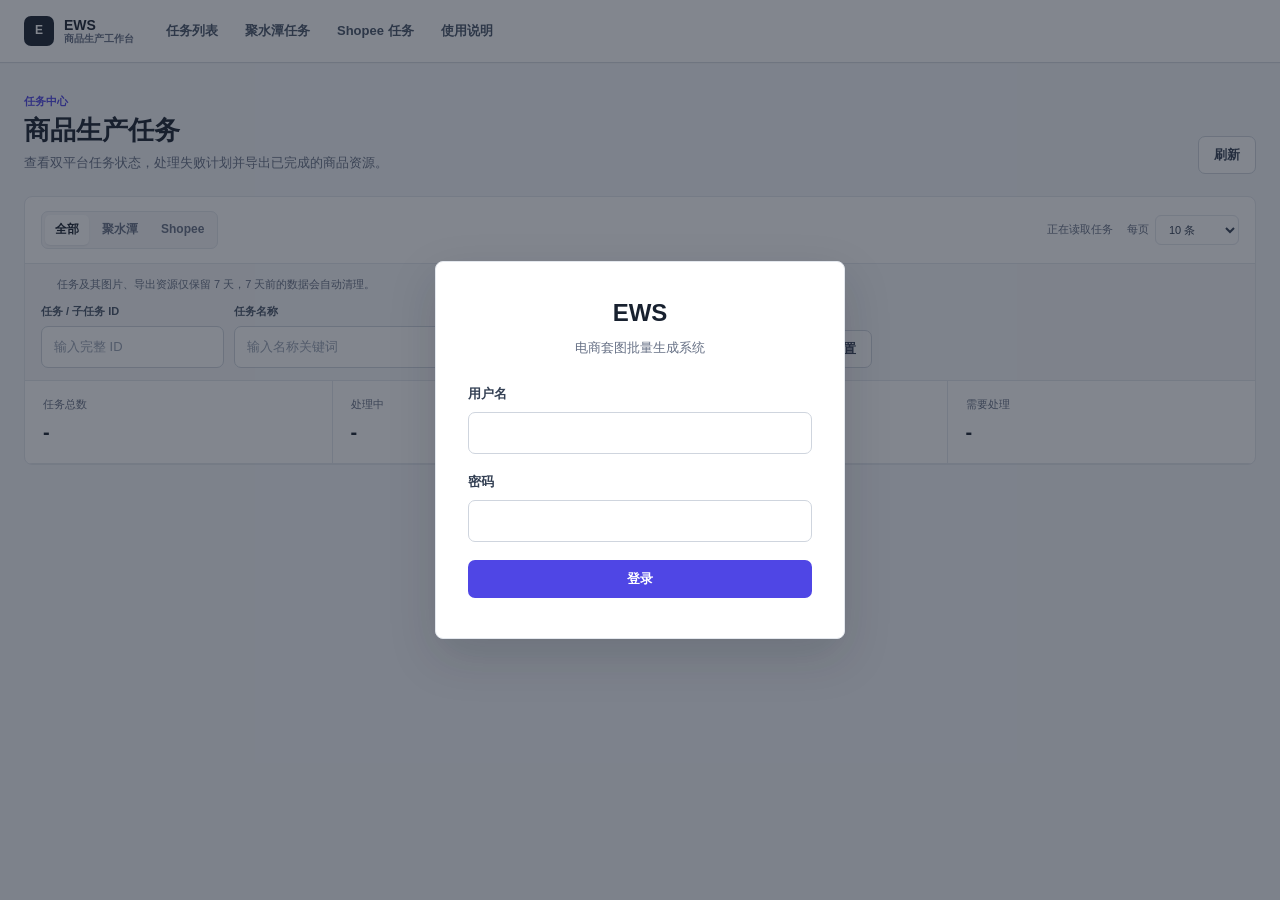
<file: index.html>
<!DOCTYPE html><html lang="zh-CN"><head>
<meta charset="UTF-8"><meta name="viewport" content="width=device-width,initial-scale=1.0">
<title>任务列表 - EWS</title>
<link rel="stylesheet" href="/css/style.css">
<style>
.task-workspace{border:1px solid var(--gray-200);border-radius:8px;background:#fff;overflow:hidden}.task-toolbar{display:flex;align-items:center;justify-content:space-between;gap:16px;padding:14px 16px;border-bottom:1px solid var(--gray-200)}.task-filter{display:flex;gap:3px;padding:3px;border:1px solid var(--gray-200);border-radius:7px;background:var(--gray-50)}.task-filter button{min-height:30px;padding:5px 10px;border:0;border-radius:5px;background:transparent;color:var(--gray-500);cursor:pointer;font-size:12px;font-weight:650}.task-filter button.active{background:#fff;color:var(--gray-900);box-shadow:0 1px 2px rgba(16,24,40,.08)}.task-toolbar-meta{display:flex;align-items:center;gap:14px}.page-size-control{display:flex;align-items:center;gap:6px;color:var(--gray-500);font-size:11px;white-space:nowrap}.page-size-control select{height:30px;padding:0 26px 0 9px;border:1px solid var(--gray-200);border-radius:6px;background:#fff;color:var(--gray-700);font:inherit;cursor:pointer}.page-size-control select:disabled{cursor:wait;opacity:.6}.task-overview{display:grid;grid-template-columns:repeat(4,minmax(0,1fr));border-bottom:1px solid var(--gray-200)}.task-metric{padding:15px 18px;border-right:1px solid var(--gray-200)}.task-metric:last-child{border-right:0}.task-metric span{display:block;color:var(--gray-500);font-size:11px}.task-metric strong{display:block;margin-top:3px;color:var(--gray-900);font-size:20px;font-weight:750;font-variant-numeric:tabular-nums}.task-content table{min-width:920px}.task-content table.admin-task-table{min-width:1040px}.task-name{color:var(--gray-900);font-weight:650}.platform-tag{margin-right:0}.tag-jst{background:#edf5ff;color:#205fa8}.tag-shopee{background:#fff5e8;color:#9a5805}.task-actions{display:flex;gap:5px;flex-wrap:wrap}.muted{color:var(--gray-500);font-size:11px}.btn-warning{background:#b66a08;color:#fff}.btn-warning-outline{background:#fff;border-color:#e4bf8a;color:#9a5805}
.task-query-toolbar{padding:12px 16px;border-bottom:1px solid var(--gray-200);background:var(--gray-50)}.task-retention-notice{padding:0 16px 10px;color:var(--gray-500);font-size:11px}.task-query-form{display:grid;grid-template-columns:minmax(135px,.7fr) minmax(175px,.9fr) minmax(190px,1fr) minmax(190px,1fr) minmax(170px,.8fr) auto;gap:10px;align-items:end}.task-query-form.without-group-filter{grid-template-columns:minmax(175px,.9fr) minmax(210px,1fr) minmax(210px,1fr) minmax(170px,.8fr) auto}.task-query-form.without-group-filter.without-user-filter{grid-template-columns:minmax(210px,1fr) minmax(210px,1fr) minmax(170px,.8fr) auto}.task-query-field{display:flex;min-width:0;flex-direction:column;gap:5px}.task-query-field[hidden]{display:none}.task-query-field>span{color:var(--gray-600);font-size:11px;font-weight:650}.task-query-field .form-input{width:100%;height:36px;min-width:0}.task-user-picker{position:relative}.task-user-picker summary{display:flex;height:36px;align-items:center;justify-content:space-between;gap:10px;padding:0 12px;border:1px solid var(--gray-300);border-radius:6px;background:#fff;color:var(--gray-800);font-size:13px;cursor:pointer;list-style:none}.task-user-picker summary::-webkit-details-marker{display:none}.task-user-picker summary::after{width:6px;height:6px;flex:0 0 auto;border-right:1.5px solid var(--gray-500);border-bottom:1.5px solid var(--gray-500);content:"";transform:translateY(-2px) rotate(45deg)}.task-user-picker[open] summary::after{transform:translateY(2px) rotate(225deg)}.task-user-picker summary span{overflow:hidden;text-overflow:ellipsis;white-space:nowrap}.task-user-menu{position:absolute;z-index:20;top:41px;right:0;left:0;padding:7px;border:1px solid var(--gray-200);border-radius:7px;background:#fff;box-shadow:0 8px 20px rgba(16,24,40,.14)}.task-user-options{max-height:220px;overflow:auto}.task-user-option{display:flex;min-height:32px;align-items:center;gap:8px;padding:5px 7px;border-radius:5px;color:var(--gray-700);font-size:12px;cursor:pointer}.task-user-option:hover{background:var(--gray-50)}.task-user-option input{width:15px;height:15px;margin:0;accent-color:var(--primary)}.task-user-empty{display:block;padding:8px;color:var(--gray-500);font-size:12px}.task-user-clear{width:100%;margin-top:5px;padding:7px;border:0;border-top:1px solid var(--gray-100);background:#fff;color:var(--gray-600);font-size:11px;cursor:pointer;text-align:left}.task-user-clear:hover{color:var(--gray-900)}.task-query-actions{display:flex;gap:7px}.task-query-actions .btn{height:36px;white-space:nowrap}
.btn.action-loading{cursor:wait;pointer-events:none;opacity:.72}.btn.action-loading::after{content:"";width:12px;height:12px;border:2px solid currentColor;border-right-color:transparent;border-radius:50%;display:inline-block;animation:actionSpin .7s linear infinite}.confirm-message{color:var(--gray-700);font-size:14px;line-height:1.7}.confirm-subtle{color:var(--gray-500);font-size:12px;margin-top:10px}.confirm-modal .modal-footer .btn{min-width:76px;justify-content:center}@keyframes actionSpin{to{transform:rotate(360deg)}}
.task-detail-modal{width:min(100%,980px);max-width:980px}.detail-hero{display:flex;align-items:flex-start;justify-content:space-between;gap:18px;padding-bottom:18px;border-bottom:1px solid var(--gray-200);margin-bottom:18px}.detail-hero h3{margin-top:7px;color:var(--gray-900);font-size:18px}.detail-grid{display:grid;grid-template-columns:repeat(4,minmax(0,1fr));gap:1px;border:1px solid var(--gray-200);border-radius:8px;background:var(--gray-200);overflow:hidden;margin-bottom:20px}.detail-grid .detail-section{min-height:76px;margin:0;padding:13px;background:#fff}.template-switcher{padding:13px 14px;margin:-4px 0 20px;border:1px solid var(--gray-200);border-radius:7px;background:var(--gray-50)}.template-switcher .form-label{margin-bottom:7px}.template-switch-controls{display:grid;grid-template-columns:minmax(0,1fr) 120px;gap:10px;align-items:stretch}.template-switch-controls .form-select,.template-switch-controls .btn{height:42px;min-height:42px}.template-switch-controls .btn{width:120px;padding-right:12px;padding-left:12px;overflow:hidden}.template-switcher .form-hint{margin-top:6px}.plan-toolbar{display:flex;gap:8px;align-items:center;justify-content:space-between;flex-wrap:wrap;margin-bottom:10px}.plan-actions{display:flex;gap:5px;white-space:nowrap}.plan-table td:nth-child(5){min-width:220px;white-space:normal;word-break:break-word}
.detail-loading-body{display:grid;min-height:320px;place-items:center}.detail-loading-state{display:flex;align-items:center;flex-direction:column;gap:10px;color:var(--gray-500);font-size:13px;text-align:center}.detail-loading-state .spinner{margin:0 0 4px}.detail-loading-state strong{color:var(--gray-800);font-size:15px}
.image-preview-overlay{z-index:650;padding:24px;background:rgba(16,24,40,.76)}.image-preview-modal{display:grid;width:min(760px,calc(100vw - 48px));height:min(82dvh,760px);max-height:none;grid-template-rows:auto minmax(0,1fr);overflow:hidden}.image-preview-stage{position:relative;display:grid;min-height:280px;padding:24px;place-items:center;overflow:hidden;background:var(--gray-100);cursor:zoom-out}.image-preview-stage img{position:absolute;inset:24px;display:block;width:auto;height:auto;max-width:min(calc(100% - 48px),640px);max-height:calc(100% - 48px);margin:auto;object-fit:contain;opacity:0;transition:opacity var(--transition);cursor:default}.image-preview-stage img.is-loaded{opacity:1}.image-preview-state{display:flex;align-items:center;justify-content:center;gap:10px;color:var(--gray-600);font-size:13px}.image-preview-error{display:none;max-width:420px;color:var(--danger);text-align:center}.image-preview-stage.has-error .image-preview-loading{display:none}.image-preview-stage.has-error .image-preview-error{display:block}
@media(max-width:1120px){.task-query-form,.task-query-form.without-group-filter,.task-query-form.without-group-filter.without-user-filter{grid-template-columns:repeat(2,minmax(0,1fr))}.task-query-actions{align-self:end}}
@media(max-width:760px){.task-toolbar{align-items:flex-start;flex-direction:column}.task-toolbar-meta{width:100%;justify-content:space-between}.task-overview{grid-template-columns:repeat(2,1fr)}.task-metric:nth-child(2){border-right:0}.task-metric:nth-child(-n+2){border-bottom:1px solid var(--gray-200)}.detail-grid{grid-template-columns:repeat(2,1fr)}.template-switch-controls{grid-template-columns:1fr}.template-switch-controls .btn{width:100%}}
@media(max-width:640px){.task-query-form,.task-query-form.without-group-filter,.task-query-form.without-group-filter.without-user-filter{grid-template-columns:1fr}.task-user-menu{position:static;margin-top:4px}.task-query-actions .btn{flex:1}.image-preview-overlay{align-items:center;padding:10px}.image-preview-modal{width:100%;height:82dvh;border-radius:8px}.image-preview-stage{padding:12px}.image-preview-stage img{inset:12px;max-width:calc(100% - 24px);max-height:calc(100% - 24px)}}
</style>
</head><body>
<script src="/js/nav.js"></script>
<div class="app-container">
<div class="page-header"><div class="page-heading"><div class="page-kicker">任务中心</div><h1 class="page-title">商品生产任务</h1><p class="page-subtitle">查看双平台任务状态，处理失败计划并导出已完成的商品资源。</p></div>
<div class="action-bar" id="taskCreateActions">
<button class="btn btn-outline" onclick="window.refreshTasks&&window.refreshTasks(this)">刷新</button></div></div>
<section class="task-workspace">
  <div class="task-toolbar"><div class="task-filter" id="taskFilter"><button type="button" class="active" onclick="setTaskFilter('',this)">全部</button><button type="button" onclick="setTaskFilter('jst',this)">聚水潭</button><button type="button" onclick="setTaskFilter('shopee',this)">Shopee</button></div><div class="task-toolbar-meta"><span class="muted" id="taskRange">正在读取任务</span><label class="page-size-control" for="taskPageSize">每页<select id="taskPageSize" onchange="setTaskPageSize(this.value,this)"><option value="10">10 条</option><option value="20">20 条</option></select></label></div></div>
  <div class="task-query-toolbar"><div class="task-retention-notice">任务及其图片、导出资源仅保留 7 天，7 天前的数据会自动清理。</div><form class="task-query-form" id="taskQueryForm" onsubmit="applyTaskFilters(event)">
    <label class="task-query-field" id="taskGroupFilterField" hidden><span>任务分组</span><select class="form-input" id="taskGroupFilter" onchange="changeTaskGroupFilter()"><option value="">全部分组</option></select></label>
    <div class="task-query-field" id="taskUserFilterField" hidden><span>创建用户</span><details class="task-user-picker" id="taskUserFilter"><summary><span id="taskUserFilterLabel">全部用户</span></summary><div class="task-user-menu"><div class="task-user-options" id="taskUserOptions"></div><button class="task-user-clear" type="button" onclick="clearTaskUserSelection()">清除选择</button></div></details></div>
    <label class="task-query-field"><span>任务 / 子任务 ID</span><input class="form-input" id="taskIdSearch" type="search" autocomplete="off" placeholder="输入完整 ID"></label>
    <label class="task-query-field"><span>任务名称</span><input class="form-input" id="taskNameSearch" type="search" autocomplete="off" placeholder="输入名称关键词"></label>
    <label class="task-query-field"><span>创建日期</span><input class="form-input" id="taskCreatedDateSearch" type="date"></label>
    <div class="task-query-actions"><button class="btn btn-primary" type="submit">查询</button><button class="btn btn-outline" type="button" onclick="resetTaskFilters()">重置</button></div>
  </form></div>
  <div class="task-overview" id="taskOverview"><div class="task-metric"><span>任务总数</span><strong>-</strong></div><div class="task-metric"><span>处理中</span><strong>-</strong></div><div class="task-metric"><span>已完成</span><strong>-</strong></div><div class="task-metric"><span>需要处理</span><strong>-</strong></div></div>
  <div class="task-content" id="taskContent"></div>
</section>
</div>

<div class="modal-overlay" id="opOverlay" style="z-index:400">
  <div class="modal" style="max-width:380px;text-align:center">
    <div class="modal-body" style="padding:40px 32px">
      <div class="spinner" style="margin:0 auto 16px"></div>
      <div style="font-size:15px;font-weight:600;color:var(--gray-800)" id="opTitle">操作中...</div>
    </div>
  </div>
</div>

<div class="modal-overlay" id="downloadOverlay" style="z-index:400">
  <div class="modal" style="max-width:400px;text-align:center">
    <div class="modal-body" style="padding:40px 32px">
      <div class="spinner" style="margin:0 auto 16px"></div>
      <div style="font-size:15px;font-weight:600;color:var(--gray-800);margin-bottom:8px" id="downloadTitle">正在打包图片...</div>
      <div style="font-size:13px;color:var(--gray-500)" id="downloadProgress">准备中</div>
    </div>
  </div>
</div>

<script src="/js/api.js?v=20260808-1"></script>
<script>
var ACTION_TIMEOUT_MS=120000;
var activeActionLocks={};
var detailRequestSequence=0;
var zipLibPromise=null;
var taskPage=1;
var savedTaskPageSize=parseInt(localStorage.getItem('ews_task_page_size'));
var taskPageSize=savedTaskPageSize===20?20:10;
var taskPlatformFilter='';
var taskGroupFilter='';
var taskUserFilters=[];
var taskIdSearch='';
var taskNameSearch='';
var taskCreatedDate='';
document.addEventListener('DOMContentLoaded',async()=>{syncTaskPageSizeControl();if(!await requireAuth())return;refreshNavCredits();renderCreateActions();configureTaskFilterScope();await refreshTasks()});

function userPlatformAccess(){return localStorage.getItem('ews_platform_access')||'allow'}
function userCanCreate(platform){return localStorage.getItem('ews_role')==='admin'||userPlatformAccess()==='allow'||userPlatformAccess()===platform}
function createTaskButtonsHtml(){
  var html='';
  if(userCanCreate('jst')) html+='<a href="/create-jst.html" class="btn btn-primary">创建(聚水潭)</a>';
  if(userCanCreate('shopee')) html+='<a href="/create-shopee.html" class="btn btn-primary">创建(虾皮)</a>';
  return html;
}
function renderCreateActions(){
  var el=document.getElementById('taskCreateActions');
  if(!el)return;
  el.innerHTML=createTaskButtonsHtml()+'<button class="btn btn-outline" onclick="window.refreshTasks&&window.refreshTasks(this)">刷新</button>';
}
function taskSkeleton(){
  return '<div aria-label="任务加载中">'+Array.from({length:6},function(){return '<div class="skeleton-row">'+Array.from({length:6},function(){return '<span class="skeleton skeleton-line"></span>'}).join('')+'</div>'}).join('')+'</div>';
}
function renderTaskOverview(tasks,total){
  var processing=tasks.filter(function(task){return task.status==='processing'||task.status==='pending'}).length;
  var completed=tasks.filter(function(task){return task.status==='completed'}).length;
  var attention=tasks.filter(function(task){return task.status==='failed'||task.status==='partial_failed'}).length;
  document.getElementById('taskOverview').innerHTML='<div class="task-metric"><span>任务总数</span><strong>'+total+'</strong></div><div class="task-metric"><span>待处理与处理中</span><strong>'+processing+'</strong></div><div class="task-metric"><span>本页已完成</span><strong>'+completed+'</strong></div><div class="task-metric"><span>本页需要处理</span><strong>'+attention+'</strong></div>';
}
function setTaskFilter(platform,button){
  taskPlatformFilter=platform;taskPage=1;
  document.querySelectorAll('#taskFilter button').forEach(function(item){item.classList.toggle('active',item===button)});
  refreshTasks();
}
function configureTaskFilterScope(){
  var role=localStorage.getItem('ews_role')||'';
  var groupHidden=role!=='admin';
  var userHidden=role!=='admin'&&role!=='group_admin';
  document.getElementById('taskGroupFilterField').hidden=groupHidden;
  document.getElementById('taskUserFilterField').hidden=userHidden;
  document.getElementById('taskQueryForm').classList.toggle('without-group-filter',groupHidden);
  document.getElementById('taskQueryForm').classList.toggle('without-user-filter',userHidden);
}
function syncTaskGroupOptions(taskGroups){
  var select=document.getElementById('taskGroupFilter');
  if(!select||document.getElementById('taskGroupFilterField').hidden)return;
  var groups=(taskGroups||[]).filter(function(group){return group&&group.id});
  select.innerHTML='<option value="">全部分组</option>'+groups.map(function(group){return '<option value="'+escapeHtml(group.id)+'">'+escapeHtml(group.name||group.id)+'</option>'}).join('');
  if(taskGroupFilter&&groups.some(function(group){return group.id===taskGroupFilter}))select.value=taskGroupFilter;
  else{taskGroupFilter='';select.value=''}
}
function syncTaskUserOptions(taskUsers){
  var options=document.getElementById('taskUserOptions');
  if(!options||document.getElementById('taskUserFilterField').hidden)return;
  var users=Array.from(new Set((taskUsers||[]).filter(Boolean).map(String))).sort(function(a,b){return a.localeCompare(b)});
  taskUserFilters=taskUserFilters.filter(function(userId){return users.includes(userId)});
  options.innerHTML=users.length?users.map(function(userId){return '<label class="task-user-option"><input type="checkbox" value="'+escapeHtml(userId)+'" '+(taskUserFilters.includes(userId)?'checked':'')+' onchange="syncTaskUserSelection()"><span>'+escapeHtml(userId)+'</span></label>'}).join(''):'<span class="task-user-empty">当前分组暂无任务用户</span>';
  updateTaskUserFilterLabel();
}
function syncTaskUserSelection(){
  taskUserFilters=Array.from(document.querySelectorAll('#taskUserOptions input:checked')).map(function(input){return input.value});
  updateTaskUserFilterLabel();
}
function updateTaskUserFilterLabel(){
  var label=document.getElementById('taskUserFilterLabel');
  if(!label)return;
  label.textContent=taskUserFilters.length===0?'全部用户':taskUserFilters.length===1?taskUserFilters[0]:'已选 '+taskUserFilters.length+' 个用户';
}
function clearTaskUserSelection(){
  taskUserFilters=[];
  document.querySelectorAll('#taskUserOptions input:checked').forEach(function(input){input.checked=false});
  updateTaskUserFilterLabel();
}
async function changeTaskGroupFilter(){
  taskGroupFilter=document.getElementById('taskGroupFilter').value;
  clearTaskUserSelection();taskPage=1;
  document.getElementById('taskUserFilter').open=false;
  await refreshTasks();
}
async function applyTaskFilters(event){
  if(event)event.preventDefault();
  taskGroupFilter=document.getElementById('taskGroupFilterField').hidden?'':document.getElementById('taskGroupFilter').value;
  if(document.getElementById('taskUserFilterField').hidden)taskUserFilters=[];else syncTaskUserSelection();
  taskIdSearch=document.getElementById('taskIdSearch').value.trim();
  taskNameSearch=document.getElementById('taskNameSearch').value.trim();
  taskCreatedDate=document.getElementById('taskCreatedDateSearch').value;
  taskPage=1;
  document.getElementById('taskUserFilter').open=false;
  await refreshTasks();
}
async function resetTaskFilters(){
  taskGroupFilter='';taskUserFilters=[];taskIdSearch='';taskNameSearch='';taskCreatedDate='';taskPage=1;
  document.getElementById('taskGroupFilter').value='';
  clearTaskUserSelection();document.getElementById('taskUserFilter').open=false;
  document.getElementById('taskIdSearch').value='';
  document.getElementById('taskNameSearch').value='';
  document.getElementById('taskCreatedDateSearch').value='';
  await refreshTasks();
}
function syncTaskPageSizeControl(){var select=document.getElementById('taskPageSize');if(select)select.value=String(taskPageSize)}
async function setTaskPageSize(value,select){
  var next=parseInt(value);
  if(next!==10&&next!==20){syncTaskPageSizeControl();return}
  taskPageSize=next;taskPage=1;localStorage.setItem('ews_task_page_size',String(next));
  if(select){select.value=String(next);select.disabled=true}
  try{await refreshTasks()}finally{if(select)select.disabled=false}
}

async function refreshTasks(btn){
  if(btn) setActionButtonLoading(btn,'刷新中...');
  try{
    const c=document.getElementById('taskContent');c.innerHTML=taskSkeleton();
    const res=await API.getTasks(taskPlatformFilter,taskPage,taskPageSize,{groupId:taskGroupFilter,userIds:taskUserFilters,taskOrSubTaskId:taskIdSearch,name:taskNameSearch,createdDate:taskCreatedDate});
    if(!res.success){c.innerHTML='<div class="empty-state"><div class="empty-text">加载失败: '+(res.error||'')+'</div></div>';return}
    const tasks=res.tasks||[];
    syncTaskGroupOptions(res.task_groups||[]);
    syncTaskUserOptions(res.task_users||[]);
    renderTaskOverview(tasks,res.total||0);
    document.getElementById('taskRange').textContent=tasks.length?'本页 '+tasks.length+' 个，共 '+(res.total||tasks.length)+' 个任务':'当前筛选暂无任务';
    if(tasks.length===0){c.innerHTML='<div class="empty-state"><div class="empty-text">暂无任务</div><div style="margin-top:16px">'+(createTaskButtonsHtml()||'<span class="muted">当前账号暂无可创建的平台</span>')+'</div></div>';return}
    var role=localStorage.getItem('ews_role')||'';var isAdminList=role==='admin'||role==='group_admin';
    var html='<div class="table-container"><table'+(isAdminList?' class="admin-task-table"':'')+'><thead><tr><th>平台</th><th>任务ID</th><th>任务名称</th>'+(isAdminList?'<th>创建用户</th>':'')+'<th>状态</th><th>创建时间</th><th>完成时间</th><th>操作</th></tr></thead><tbody>';
    for(var i=0;i<tasks.length;i++){
      var t=tasks[i];
      var canControlTask=role==='admin'||t.user_id===(localStorage.getItem('ews_username')||'');
      var platTag=t.platform==='jst'?'<span class="platform-tag tag-jst">聚水潭</span>':'<span class="platform-tag tag-shopee">虾皮</span>';
      html+='<tr><td>'+platTag+'</td><td><code class="muted">'+escapeHtml((t.id||'').slice(0,8))+'</code></td><td><span class="task-name">'+escapeHtml(t.name||'(未命名)')+'</span></td>'+(isAdminList?'<td>'+escapeHtml(t.user_id||'未知')+'</td>':'')+'<td>'+statusBadge(t.status)+'</td><td>'+formatDate(t.created_at)+'</td><td>'+formatDate(t.completed_at||'')+'</td><td><div class="task-actions">';
      html+='<button class="btn btn-sm btn-outline" onclick="viewTask(\''+t.id+'\',this)">详情</button>';
      html+='<button class="btn btn-sm btn-outline" onclick="downloadTaskImages(\''+t.id+'\',this)">打包图片</button>';
      var hasPlans=(parseInt(t.plan_count)||0)>0;
      if(canControlTask&&t.status==='pending'&&!hasPlans) html+='<button class="btn btn-sm btn-success" onclick="pushTask(\''+t.id+'\',false,this)">推送</button>';
      if(t.status==='pending'&&!hasPlans&&localStorage.getItem('ews_role')==='admin') html+='<button class="btn btn-sm btn-warning-outline" onclick="pushTask(\''+t.id+'\',true,this)">测试</button>';
      if(canControlTask&&(t.status==='failed'||t.status==='partial_failed')) html+='<button class="btn btn-sm btn-warning" onclick="retryFailedPlans(\''+t.id+'\',this)">继续</button>';
      if(canControlTask)html+='<button class="btn btn-sm btn-danger" onclick="deleteTask(\''+t.id+'\',this)">删除</button>';
      html+='</div></td></tr>';
    }
    html+='</tbody></table></div>';
    if((res.pages||1)>1){
      html+='<div class="modal-footer" style="justify-content:space-between"><span class="muted">第 '+res.page+' / '+res.pages+' 页，共 '+res.total+' 个任务</span><div class="task-actions"><button class="btn btn-sm btn-outline" '+(res.page<=1?'disabled':'')+' onclick="changeTaskPage(-1)">上一页</button><button class="btn btn-sm btn-outline" '+(res.page>=res.pages?'disabled':'')+' onclick="changeTaskPage(1)">下一页</button></div></div>';
    }
    c.innerHTML=html;
  }finally{
    if(btn) restoreActionButton(btn);
  }
}

async function changeTaskPage(offset){
  taskPage=Math.max(1,taskPage+offset);
  await refreshTasks();
}

async function viewTask(taskId,btn,label){
  var lockKey='view-detail:'+taskId;
  if(activeActionLocks[lockKey]){showToast('任务详情正在加载，请等待服务器响应','info');return false}
  var requestId=++detailRequestSequence;
  return await withActionLock(lockKey,btn,label||'加载中...',async function(){
    showDetailLoading();
    var responses=await Promise.all([
      API.getTask(taskId),
      API.getPushPlans(taskId).catch(function(e){return {success:false,error:(e&&e.message)||'推送计划加载失败'}})
    ]);
    if(requestId!==detailRequestSequence)return false;
    var res=responses[0];
    if(!res.success||!res.task){removeDetailModal();showToast(res.error||'加载失败','error');return false}
    removeDetailModal();
    var t=res.task;
    if(t.platform==='jst') await showJstDetail(t,responses[1]);
    else await showShopeeDetail(t,responses[1]);
    return true;
  },{onError:function(){
    if(requestId===detailRequestSequence){detailRequestSequence++;removeDetailModal()}
  }});
}

async function showJstDetail(t,plansResponse){
  var dt=document.createElement('div');dt.className='modal-overlay show';dt.id='detailModal';
  var canControl=localStorage.getItem('ews_role')==='admin'||t.user_id===(localStorage.getItem('ews_username')||'');
  var done=(t.sub_tasks||[]).filter(function(s){return s.status==='completed'}).length;
  var typeLabel=t.product_type==='single'?'无规格':t.product_type==='two'?'二维规格':'一维规格';
  var html='<div class="modal task-detail-modal"><div class="modal-header"><div class="modal-title">任务详情</div><button class="modal-close" onclick="closeDetail()">&times;</button></div><div class="modal-body">';
  html+='<div class="detail-hero"><div><span class="platform-tag tag-jst">聚水潭</span><h3>'+escapeHtml(t.name||'')+'</h3></div>'+statusBadge(t.status)+'</div><div class="detail-grid">';
  html+='<div class="detail-section"><div class="detail-label">任务 ID</div><div class="detail-value"><code>'+escapeHtml(t.id||'')+'</code></div></div>';
  html+='<div class="detail-section"><div class="detail-label">生成模式</div><div class="detail-value">'+escapeHtml(t.mode||'full')+'</div></div>';
  html+='<div class="detail-section"><div class="detail-label">子任务进度</div><div class="detail-value">'+done+' / '+(t.sub_tasks||[]).length+'</div></div>';
  html+='<div class="detail-section"><div class="detail-label">图片配置</div><div class="detail-value">'+(t.main_image_count||5)+' 主图，'+(t.detail_image_count||5)+' 详情图</div></div></div>';
  var skuImageMode=t.variation_image_mode==='ai'||t.variation_image_mode==='option1'?'AI 生成':t.variation_image_mode==='upload'?'自上传':'无规格';
  html+='<div class="detail-grid"><div class="detail-section"><div class="detail-label">商品结构</div><div class="detail-value">'+typeLabel+'</div></div><div class="detail-section"><div class="detail-label">模板行数</div><div class="detail-value">'+((t.generate_count||1)*(t.variants||[]).length)+'</div></div><div class="detail-section"><div class="detail-label">供应商</div><div class="detail-value">'+escapeHtml(t.supplier_name||'未填写')+'</div></div><div class="detail-section"><div class="detail-label">SKU 图片模式</div><div class="detail-value">'+skuImageMode+'</div></div></div>';
  html+=await renderPushPlans(t.id,plansResponse,canControl);
  if(t.variants) html+='<div class="detail-section"><div class="detail-label">SKU 组合 ('+t.variants.length+'个)</div><div class="detail-value">'+t.variants.map(function(v){return escapeHtml((v.tier1_value||v.name||'默认商品')+(v.tier2_value?' / '+v.tier2_value:''))}).join(', ')+'</div></div>';
  html+='</div><div class="modal-footer"><button class="btn btn-outline" onclick="downloadTaskImages(\''+t.id+'\',this)">打包图片</button><button class="btn btn-primary" onclick="doExport(\''+t.id+'\')">导出聚水潭</button><button class="btn btn-outline" onclick="closeDetail()">关闭</button></div></div>';
  dt.innerHTML=html;document.body.appendChild(dt);
}

async function showShopeeDetail(t,plansResponse){
  var dt=document.createElement('div');dt.className='modal-overlay show';dt.id='detailModal';
  var canControl=localStorage.getItem('ews_role')==='admin'||t.user_id===(localStorage.getItem('ews_username')||'');
  var p=t.product||{};
  var done=(p.sub_tasks||[]).filter(function(s){return s.status==='completed'}).length;
  var v=(p.variations||[]).map(function(v){return escapeHtml(v.option1+(v.option2?'/'+v.option2:''))}).join(', ');
  var weights=[...new Set((p.variations||[]).map(function(v){return Number(v.weight_kg||0.2)}))].join(' / ');
  var dimensionMode=p.dimension_mode==='variant'?'按 SKU 尺寸':'全局尺寸';
  var dimensionValues=p.dimension_mode==='variant'
    ? [...new Set((p.variations||[]).map(function(item){return [item.length_cm,item.width_cm,item.height_cm].every(function(value){return value!==null&&value!==undefined&&value!==''})?[item.length_cm,item.width_cm,item.height_cm].join(' × '):'未填写'}))].join(' / ')
    : [p.length_cm,p.width_cm,p.height_cm].every(function(value){return value!==null&&value!==undefined&&value!==''})?[p.length_cm,p.width_cm,p.height_cm].join(' × '):'未填写';
  var skuImageMode=p.variation_image_mode==='ai'||p.variation_image_mode==='option1'?'AI 生成':p.variation_image_mode==='upload'?'自上传':'无规格';
  var templateProfiles=(t.template_profiles||[]).slice();
  var currentTemplate=t.template_profile||templateProfiles.find(function(profile){return profile.id===p.template_profile_id})||null;
  if(currentTemplate&&!templateProfiles.some(function(profile){return profile.id===currentTemplate.id}))templateProfiles.unshift(currentTemplate);
  var currentTemplateName=currentTemplate?(currentTemplate.display_name||currentTemplate.global_alias||currentTemplate.profile_code):p.template_profile_id||'未关联';
  var html='<div class="modal task-detail-modal"><div class="modal-header"><div class="modal-title">商品详情</div><button class="modal-close" onclick="closeDetail()">&times;</button></div><div class="modal-body">';
  html+='<div class="detail-hero"><div><span class="platform-tag tag-shopee">Shopee</span><h3>'+escapeHtml(p.name||'')+'</h3></div>'+statusBadge(t.status)+'</div><div class="detail-grid">';
  html+='<div class="detail-section"><div class="detail-label">任务 ID</div><div class="detail-value"><code>'+escapeHtml(t.id||'')+'</code></div></div>';
  html+='<div class="detail-section"><div class="detail-label">当前模板</div><div class="detail-value">'+escapeHtml(currentTemplateName)+'</div></div>';
  html+='<div class="detail-section"><div class="detail-label">生成模式</div><div class="detail-value">'+escapeHtml(p.mode||'full')+'</div></div>';
  html+='<div class="detail-section"><div class="detail-label">子任务进度</div><div class="detail-value">'+done+' / '+(p.sub_tasks||[]).length+'</div></div>';
  html+='<div class="detail-section"><div class="detail-label">商品图片</div><div class="detail-value">'+(p.main_image_count||9)+' 张</div></div>';
  html+='<div class="detail-section"><div class="detail-label">分类 ID</div><div class="detail-value">'+escapeHtml(p.category_id||'未填写')+'</div></div>';
  html+='<div class="detail-section"><div class="detail-label">规格结构</div><div class="detail-value">'+escapeHtml((p.variation_name1||'无规格')+(p.variation_name2?'/'+p.variation_name2:''))+'</div></div>';
  html+='<div class="detail-section"><div class="detail-label">规格值</div><div class="detail-value">'+(v||'无')+'</div></div>';
  html+='<div class="detail-section"><div class="detail-label">SKU 图片模式</div><div class="detail-value">'+skuImageMode+'</div></div>';
  html+='<div class="detail-section"><div class="detail-label">SKU 重量</div><div class="detail-value">'+weights+' kg</div></div>';
  html+='<div class="detail-section"><div class="detail-label">包装尺寸</div><div class="detail-value">'+dimensionMode+' · '+escapeHtml(dimensionValues)+(dimensionValues==='未填写'?'':' cm')+'</div></div></div>';
  if(canControl&&templateProfiles.length){
    var templateOptions=templateProfiles.map(function(profile){var name=profile.display_name||profile.global_alias||profile.profile_code;return'<option value="'+escapeHtml(profile.id)+'" '+(profile.id===p.template_profile_id?'selected':'')+'>'+escapeHtml(name)+' · '+escapeHtml(profile.profile_code)+'</option>'}).join('');
    html+='<div class="template-switcher"><label class="form-label" for="taskTemplateSelect">切换导出模板</label><div class="template-switch-controls"><select class="form-select" id="taskTemplateSelect" data-current-template="'+escapeHtml(p.template_profile_id||'')+'">'+templateOptions+'</select><button class="btn btn-outline" type="button" onclick="switchShopeeTemplate(\''+escapeHtml(t.id)+'\',this)">切换模板</button></div><div class="form-hint">仅更新模板关联，现有商品、图片和工作流结果不会重建。</div></div>';
  }
  html+=await renderPushPlans(t.id,plansResponse,canControl);
  html+='</div><div class="modal-footer"><button class="btn btn-outline" onclick="downloadTaskImages(\''+t.id+'\',this)">打包图片</button><button class="btn btn-primary" onclick="doExport(\''+t.id+'\')">导出Shopee</button><button class="btn btn-outline" onclick="closeDetail()">关闭</button></div></div>';
  dt.innerHTML=html;document.body.appendChild(dt);
}

async function switchShopeeTemplate(taskId,btn){
  var select=document.getElementById('taskTemplateSelect');
  if(!select||!select.value){showToast('请选择模板','error');return}
  if(select.value===select.dataset.currentTemplate){showToast('任务已使用该模板','info');return}
  var label=select.options[select.selectedIndex]?.textContent||select.value;
  var confirmed=await showConfirmDialog({title:'切换 Shopee 模板',message:'确定切换为“'+label+'”吗？',hint:'系统会先校验分类、DTS、物流渠道和价格限制；切换后导出使用新模板。',confirmText:'确认切换'});
  if(!confirmed)return;
  await withActionLock('switch-template:'+taskId,btn,'切换中...',async function(){
    var result=await API.switchShopeeTaskTemplate(taskId,select.value);
    if(!result.success)throw new Error(result.error||'模板切换失败');
    showToast(result.message||'任务模板已切换','success');
    await viewTask(taskId);
  });
}

function removeDetailModal(){var el=document.getElementById('detailModal');if(el){el.remove();}}
function showDetailLoading(){
  removeDetailModal();
  var overlay=document.createElement('div');
  overlay.className='modal-overlay show';
  overlay.id='detailModal';
  overlay.innerHTML='<div class="modal task-detail-modal" role="dialog" aria-modal="true" aria-busy="true" aria-labelledby="detailLoadingTitle"><div class="modal-header"><div class="modal-title" id="detailLoadingTitle">任务详情</div><button class="modal-close" type="button" onclick="closeDetail()">&times;</button></div><div class="modal-body detail-loading-body"><div class="detail-loading-state"><div class="spinner"></div><strong>正在加载任务详情</strong><span>正在读取任务数据与推送计划</span></div></div></div>';
  document.body.appendChild(overlay);
}
function closeDetail(){detailRequestSequence++;removeDetailModal()}

var R2_PUBLIC_BASE='https://oss.langaj.cc';
function directR2Url(value){
  var raw=String(value||'').trim();
  if(!raw)return '';
  if(raw.indexOf('ews/')===0)return R2_PUBLIC_BASE+'/'+raw;
  if(raw.indexOf('/ews/')===0)return R2_PUBLIC_BASE+raw;
  return raw;
}

async function fetchR2Blob(value,maxAttempts){
  var url=directR2Url(value);
  if(!url)throw new Error('图片地址无效');
  var attempts=Math.max(1,Number(maxAttempts)||3);
  var lastError=null;
  for(var attempt=1;attempt<=attempts;attempt++){
    var controller=new AbortController();
    var timeout=setTimeout(function(){controller.abort()},30000);
    try{
      var response=await fetch(url,{method:'GET',mode:'cors',cache:'no-store',signal:controller.signal});
      if(response.ok)return await response.blob();
      lastError=new Error('R2下载失败: HTTP '+response.status);
      if(![408,425,429].includes(response.status)&&response.status<500)break;
    }catch(error){lastError=error}
    finally{clearTimeout(timeout)}
    if(attempt<attempts)await new Promise(function(resolve){setTimeout(resolve,attempt*600)});
  }
  throw lastError||new Error('R2下载失败');
}

var imagePreviewTrigger=null;
function openImagePreview(button){
  var url=directR2Url(button&&button.dataset?button.dataset.previewUrl:'');
  if(!url){showToast('图片地址无效','error');return}
  closeImagePreview(false);
  imagePreviewTrigger=button;
  var title=(button.dataset.previewTitle||'图片预览').trim();
  var overlay=document.createElement('div');
  overlay.className='modal-overlay image-preview-overlay show';
  overlay.id='imagePreviewModal';
  overlay.innerHTML='<div class="modal image-preview-modal" role="dialog" aria-modal="true" aria-labelledby="imagePreviewTitle">'+
    '<div class="modal-header"><div class="modal-title" id="imagePreviewTitle">'+escapeHtml(title)+'</div><button class="modal-close" type="button" data-preview-close aria-label="关闭图片预览">&times;</button></div>'+
    '<div class="image-preview-stage" data-preview-stage><div class="image-preview-state image-preview-loading"><span class="spinner" aria-hidden="true"></span><span>正在加载图片...</span></div><div class="image-preview-error" role="alert">图片加载失败，请稍后重试。</div></div></div>';
  var onKey=function(event){if(event.key==='Escape')closeImagePreview()};
  overlay._previewKeyHandler=onKey;
  overlay.addEventListener('click',function(event){
    if(event.target===overlay||event.target.hasAttribute('data-preview-close')||event.target.hasAttribute('data-preview-stage'))closeImagePreview();
  });
  document.addEventListener('keydown',onKey);
  document.body.appendChild(overlay);
  var closeButton=overlay.querySelector('[data-preview-close]');
  if(closeButton)closeButton.focus();
  var stage=overlay.querySelector('[data-preview-stage]');
  var image=new Image();
  image.alt=title;
  image.decoding='async';
  image.addEventListener('load',function(){
    var loading=stage.querySelector('.image-preview-loading');
    if(loading)loading.remove();
    image.classList.add('is-loaded');
  });
  image.addEventListener('error',function(){image.remove();stage.classList.add('has-error')});
  stage.appendChild(image);
  fetchR2Blob(url,2).then(function(blob){
    var objectUrl=URL.createObjectURL(blob);
    if(!document.contains(overlay)){URL.revokeObjectURL(objectUrl);return}
    overlay._previewObjectUrl=objectUrl;
    image.src=objectUrl;
  }).catch(function(){if(document.contains(overlay)){image.remove();stage.classList.add('has-error')}});
}

function closeImagePreview(restoreFocus){
  var overlay=document.getElementById('imagePreviewModal');
  if(overlay){
    if(overlay._previewKeyHandler)document.removeEventListener('keydown',overlay._previewKeyHandler);
    var image=overlay.querySelector('img');
    if(image)image.removeAttribute('src');
    if(overlay._previewObjectUrl)URL.revokeObjectURL(overlay._previewObjectUrl);
    overlay.remove();
  }
  if(restoreFocus!==false&&imagePreviewTrigger&&document.contains(imagePreviewTrigger))imagePreviewTrigger.focus();
  imagePreviewTrigger=null;
}

function setActionButtonLoading(btn,label){
  if(!btn)return;
  if(!btn.dataset.actionOriginalHtml)btn.dataset.actionOriginalHtml=btn.innerHTML;
  btn.dataset.actionWasDisabled=btn.disabled?'1':'0';
  btn.disabled=true;
  btn.classList.add('action-loading');
  btn.setAttribute('aria-busy','true');
  if(label)btn.innerHTML=escapeHtml(label);
}

function restoreActionButton(btn){
  if(!btn)return;
  if(btn.dataset.actionOriginalHtml){btn.innerHTML=btn.dataset.actionOriginalHtml;delete btn.dataset.actionOriginalHtml;}
  btn.disabled=btn.dataset.actionWasDisabled==='1';
  delete btn.dataset.actionWasDisabled;
  btn.classList.remove('action-loading');
  btn.removeAttribute('aria-busy');
}

function withActionTimeout(promise,ms){
  var timer=null;
  var timeout=new Promise(function(_,reject){
    timer=setTimeout(function(){
      var err=new Error('服务器超过120秒未响应，已解除按钮锁定，请稍后重试');
      err.code='ACTION_TIMEOUT';
      reject(err);
    },ms);
  });
  return Promise.race([promise,timeout]).finally(function(){if(timer)clearTimeout(timer)});
}

function hideBusyOverlays(){
  ['opOverlay','downloadOverlay'].forEach(function(id){
    var el=document.getElementById(id);
    if(el)el.classList.remove('show');
  });
}

async function withActionLock(key,btn,label,fn,options){
  if(activeActionLocks[key]){showToast('该操作正在处理中，请等待服务器响应','info');return}
  activeActionLocks[key]=true;
  setActionButtonLoading(btn,label||'处理中...');
  try{return await withActionTimeout(Promise.resolve().then(fn),ACTION_TIMEOUT_MS)}
  catch(e){
    if(options&&typeof options.onError==='function'){try{options.onError(e)}catch(_){}}
    if(e&&e.code==='ACTION_TIMEOUT'){hideBusyOverlays();showToast(e.message,'error');return}
    showToast((e&&e.message)||'操作失败','error');
  }finally{
    delete activeActionLocks[key];
    restoreActionButton(btn);
  }
}

function showConfirmDialog(opts){
  if(document.getElementById('confirmModal')){showToast('请先处理当前确认弹窗','info');return Promise.resolve(false)}
  opts=opts||{};
  return new Promise(function(resolve){
    var modal=document.createElement('div');
    modal.className='modal-overlay show';
    modal.id='confirmModal';
    modal.style.zIndex='500';
    modal.innerHTML='<div class="modal confirm-modal" role="dialog" aria-modal="true" aria-labelledby="confirmTitle" style="max-width:420px">'+
      '<div class="modal-header"><div class="modal-title" id="confirmTitle">'+escapeHtml(opts.title||'确认操作')+'</div><button class="modal-close" type="button" data-confirm-cancel>&times;</button></div>'+
      '<div class="modal-body"><div class="confirm-message">'+escapeHtml(opts.message||'确定继续该操作吗？')+'</div>'+(opts.hint?'<div class="confirm-subtle">'+escapeHtml(opts.hint)+'</div>':'')+'</div>'+
      '<div class="modal-footer"><button class="btn btn-outline" type="button" data-confirm-cancel>取消</button><button class="btn '+(opts.danger?'btn-danger':'btn-primary')+'" type="button" data-confirm-ok>'+escapeHtml(opts.confirmText||'确认')+'</button></div>'+
      '</div>';
    function finish(value){
      document.removeEventListener('keydown',onKey);
      modal.remove();
      resolve(value);
    }
    function onKey(e){if(e.key==='Escape')finish(false)}
    modal.addEventListener('click',function(e){
      if(e.target===modal||e.target.hasAttribute('data-confirm-cancel'))finish(false);
      if(e.target.hasAttribute('data-confirm-ok'))finish(true);
    });
    document.addEventListener('keydown',onKey);
    document.body.appendChild(modal);
    setTimeout(function(){
      var target=opts.danger?modal.querySelector('.modal-footer [data-confirm-cancel]'):modal.querySelector('[data-confirm-ok]');
      if(target)target.focus();
    },0);
  });
}

async function pushTask(taskId,testMode,btn){
  testMode=!!testMode;
  var ok=await showConfirmDialog({
    title:testMode?'测试推送':'推送任务',
    message:testMode?'测试模式只创建子任务并构造工作流请求，不触发实际工作流。确定继续？':'确定要推送该任务到工作流吗？',
    confirmText:testMode?'开始测试':'开始推送'
  });
  if(!ok)return;
  await withActionLock((testMode?'test:':'push:')+taskId,btn,testMode?'测试中...':'推送中...',async function(){
    await runWithOverlay(testMode?'正在测试任务...':'正在推送任务...', async function(){
      var res=await API.pushTask(taskId,testMode);
      if(!res.success){showToast(res.error||'推送失败','error');return}
      if(testMode) showToast('测试完成：已构造 '+(res.jobs_count??res.total_plans??0)+' 个工作流请求','info');
      else showToast(res.message||'已创建推送计划','success');
      await refreshTasks();
    });
  });
}

async function retryPlan(taskId,planId,btn,mode){
  var isPush=mode==='push';
  var isRegen=mode==='regen';
  var ok=await showConfirmDialog({
    title:isPush?'推送计划':(isRegen?'重新生成':'重试计划'),
    message:isPush?'确定要推送这个队列计划吗？':(isRegen?'确定要重新生成这个已完成的队列计划吗？生成成功后会覆盖原资源。':'确定要重试这个推送计划吗？'),
    confirmText:isPush?'推送':(isRegen?'重新生成':'重试')
  });
  if(!ok)return;
  await withActionLock('retry-plan:'+planId,btn,isPush?'推送中...':(isRegen?'重新生成中...':'重试中...'),async function(){
    await runWithOverlay(isPush?'正在推送队列计划...':(isRegen?'正在重新生成队列资源...':'正在重试推送计划...'), async function(){
      var res=await API.retryPlan(taskId,planId);
      if(!res.success){showToast(res.error||(isPush?'推送失败':(isRegen?'重新生成失败':'重试失败')),'error');return}
      showToast(isPush?'计划已推送':(isRegen?'计划已重新发送':'计划已重试'),'success');
      await refreshTasks();
      await viewTask(taskId);
    });
  });
}

async function retryFailedPlans(taskId,btn){
  var ok=await showConfirmDialog({title:'继续失败计划',message:'确定要继续推送所有失败的推送计划吗？',confirmText:'继续'});
  if(!ok)return;
  await withActionLock('retry-failed:'+taskId,btn,'继续中...',async function(){
    await runWithOverlay('正在重试失败计划...', async function(){
      var plansRes=await API.getPushPlans(taskId);
      if(!plansRes.success){showToast('获取推送计划失败','error');return}
      var failed=(plansRes.plans||[]).filter(function(p){return p.status==='failed'});
      if(!failed.length){showToast('没有失败的推送计划','info');return}
      var ok=0;
      for(var i=0;i<failed.length;i++){
        var res=await API.retryPlan(taskId,failed[i].id);
        if(res.success)ok++;
      }
      showToast('已重试 '+ok+'/'+failed.length+' 个失败计划','success');
      await refreshTasks();
      if(document.getElementById('detailModal'))await viewTask(taskId);
    });
  });
}

async function refreshTaskDetail(taskId,btn){
  return viewTask(taskId,btn,'刷新中...');
}

async function deleteTask(taskId,btn){
  var ok=await showConfirmDialog({title:'删除任务',message:'确定要删除该任务及其R2图片吗？',hint:'删除后无法在系统内恢复。',confirmText:'删除',danger:true});
  if(!ok)return;
  await withActionLock('delete:'+taskId,btn,'删除中...',async function(){
    await runWithOverlay('正在删除任务...', async function(){
      var res=await API.deleteTask(taskId);
      if(!res.success){showToast(res.error||'删除失败','error');return}
      showToast('任务已删除','success');
      closeDetail();
      await refreshTasks();
    });
  });
}

async function downloadTaskImages(taskId,btn){
  await withActionLock('download:'+taskId,btn,'打包中...',function(){return downloadTaskImagesInner(taskId)});
}

function ensureZipLib(){
  if(window.JSZip)return Promise.resolve(window.JSZip);
  if(zipLibPromise)return zipLibPromise;
  zipLibPromise=new Promise(function(resolve,reject){
    var s=document.createElement('script');
    s.src='https://cdn.bootcdn.net/ajax/libs/jszip/3.10.1/jszip.min.js';
    s.async=true;
    s.onload=function(){window.JSZip?resolve(window.JSZip):(zipLibPromise=null,reject(new Error('JSZip not available')))};
    s.onerror=function(){zipLibPromise=null;reject(new Error('JSZip load failed'))};
    document.head.appendChild(s);
  });
  return zipLibPromise;
}

async function downloadTaskImagesInner(taskId){
  try{await ensureZipLib()}catch(e){showToast('打包组件加载失败，请刷新后重试','error');return}
  var overlay=document.getElementById('downloadOverlay');
  var titleEl=document.getElementById('downloadTitle');
  var progEl=document.getElementById('downloadProgress');
  var res=await API.getTask(taskId);
  if(!res.success||!res.task){showToast('获取任务详情失败','error');return}
  var task=res.task;
  var images=getGeneratedImages(task);
  if(!images.length){showToast('该任务暂无已生成图片','info');return}
  titleEl.textContent='正在下载图片...';
  progEl.textContent='0 / '+images.length;
  overlay.classList.add('show');
  var zip=new JSZip();
  var total=images.length;
  var fetched=0;
  var failed=0;
  var completed=0;
  var cursor=0;
  async function downloadNext(){
    while(cursor<total){
      var index=cursor++;
      var img=images[index];
      try{
        var blob=await fetchR2Blob(img.image_url,3);
        zip.folder(img.sub_task_id||'unassigned').file(imageFileName(img),blob);
        fetched++;
      }catch(e){failed++;console.warn('R2下载失败:',directR2Url(img.image_url),e)}
      completed++;
      progEl.textContent=fetched+' / '+total;
      titleEl.textContent='正在下载图片... ('+completed+'/'+total+')';
    }
  }
  var workers=[];
  for(var workerIndex=0;workerIndex<Math.min(4,total);workerIndex++)workers.push(downloadNext());
  await Promise.all(workers);
  if(!fetched){overlay.classList.remove('show');showToast('所有图片下载失败','error');return}
  titleEl.textContent='正在生成压缩包...';
  progEl.textContent='请稍候';
  try{
    var content=await zip.generateAsync({type:'blob'});
    var link=document.createElement('a');
    link.href=URL.createObjectURL(content);
    link.download=zipFileName(taskId);
    document.body.appendChild(link);
    link.click();
    var href=link.href;
    link.remove();
    setTimeout(function(){URL.revokeObjectURL(href)},1000);
    overlay.classList.remove('show');
    showToast(failed?'打包完成: '+fetched+'/'+total+' 张，'+failed+' 张下载失败':'打包完成: '+fetched+'/'+total+' 张图片',failed?'error':'success');
  }catch(e){
    overlay.classList.remove('show');
    showToast('生成ZIP失败: '+e.message,'error');
  }
}

function getGeneratedImages(task){
  var images=task.platform==='shopee' ? ((task.product||{}).images_rec||[]) : (task.images||[]);
  return images.filter(function(img){return img.image_url&&img.sub_task_id}).map(function(img){return Object.assign({},img,{image_url:directR2Url(img.image_url)})});
}

function imageFileName(img){
  var pos=img.position||1;
  var variant=img.variant_id?('_'+img.variant_id):'';
  return (img.image_type||'image')+'_'+pos+variant+'.jpg';
}

function zipFileName(taskId){
  var now=new Date();
  var y=now.getFullYear();
  var m=String(now.getMonth()+1).padStart(2,'0');
  var d=String(now.getDate()).padStart(2,'0');
  var hh=String(now.getHours()).padStart(2,'0');
  var mm=String(now.getMinutes()).padStart(2,'0');
  var ss=String(now.getSeconds()).padStart(2,'0');
  return y+'-'+m+'-'+d+'-'+taskId+'-'+hh+mm+ss+'.zip';
}

async function runWithOverlay(title,fn){
  var overlay=document.getElementById('opOverlay');
  document.getElementById('opTitle').textContent=title||'操作中...';
  overlay.classList.add('show');
  try{return await fn()}catch(e){showToast(e.message||'操作失败','error')}finally{overlay.classList.remove('show')}
}

async function doExport(taskId){
  var res=await API.exportTask(taskId);
  if(res.success&&res.export_format==='shopee-xlsx'&&res.blob){
    var objectUrl=URL.createObjectURL(res.blob);var link=document.createElement('a');link.href=objectUrl;link.download=res.filename||'Shopee_export.xlsx';document.body.appendChild(link);link.click();link.remove();setTimeout(function(){URL.revokeObjectURL(objectUrl)},1000);showToast('导出成功！','success');return
  }
  if(!window.XLSX){showToast('导出组件加载中，请稍后再试','error');return}
  if(!res.success||!res.rows||!res.rows.length){
    var msg=res.error||'无数据';
    if(res.errors&&res.errors.length){
      msg+=': '+res.errors.slice(0,2).join('；');
      if(res.errors.length>2)msg+=' 等'+res.errors.length+'项';
    }
    showToast(msg,'error');return
  }
  try{
    if(res.export_format==='jst'){await exportJstTemplate(res,taskId);showToast('导出成功！','success');return}
    var keys=res.columns||Object.keys(res.rows[0]);var wsData=[keys];
    for(var r of res.rows) wsData.push(Array.isArray(r)?r:keys.map(function(k){return r[k]}));
    var ws=XLSX.utils.aoa_to_sheet(wsData);
    ws['!cols']=keys.map(function(){return{wch:20}});
    var wb=XLSX.utils.book_new();XLSX.utils.book_append_sheet(wb,ws,'导出');
    var fmt=res.export_format==='shopee'?'Shopee':'聚水潭';
    XLSX.writeFile(wb,fmt+'_'+(res.task_title||taskId.slice(0,8))+'_'+new Date().toISOString().slice(0,10)+'.xlsx');
    showToast('导出成功！','success');
  }catch(err){showToast('导出失败: '+err.message,'error')}
}

async function exportJstTemplate(res,taskId){
  var tpl=await fetch('/templates/聚水潭_商品模板.xlsx');
  if(!tpl.ok)throw new Error('找不到聚水潭商品模板文件');
  var wb=XLSX.read(await tpl.arrayBuffer(),{type:'array'});
  var sheetName=res.template_sheet||'商品导入模板';
  var ws=wb.Sheets[sheetName]||wb.Sheets[wb.SheetNames[0]];
  var startRow=Math.max(Number(res.template_start_row)||3,1);
  XLSX.utils.sheet_add_aoa(ws,res.rows,{origin:'A'+startRow});
  var range=XLSX.utils.decode_range(ws['!ref']||'A1:V3');
  range.e.r=Math.max(range.e.r,startRow-1+res.rows.length-1);
  range.e.c=Math.max(range.e.c,21);
  ws['!ref']=XLSX.utils.encode_range(range);
  XLSX.writeFile(wb,'聚水潭_'+safeFileName(res.task_title||taskId.slice(0,8))+'_'+new Date().toISOString().slice(0,10)+'.xlsx');
}

async function renderPushPlans(taskId,preloadedResponse,canControl){
  var res=preloadedResponse;
  if(res===undefined){try{res=await API.getPushPlans(taskId)}catch(e){res=null}}
  var plans=(res&&res.success)?(res.plans||[]):[];
  var stats=(res&&res.success&&res.stats)?res.stats:{pending:0,dispatching:0,processing:0,done:0,failed:0,total:0};
  var html='<div class="detail-section"><div style="display:flex;justify-content:space-between;align-items:center;margin-bottom:8px;gap:8px;flex-wrap:wrap">';
  html+='<div class="detail-label">推送计划 <span class="muted">共 '+(stats.total||plans.length)+' 项';
  if(stats.done) html+='，成功 '+stats.done;
  if(stats.failed) html+='，失败 '+stats.failed;
  if(stats.pending) html+='，待推送 '+stats.pending;
  if(stats.dispatching) html+='，正在投递 '+stats.dispatching;
  if(stats.processing) html+='，处理中 '+stats.processing;
  html+='</span></div>';
  html+='<div class="plan-toolbar">';
  if(canControl&&stats.failed)html+='<button class="btn btn-sm btn-danger" onclick="retryFailedPlans(\''+taskId+'\',this)">重试全部失败 ('+stats.failed+')</button>';
  html+='<button class="btn btn-sm btn-outline" onclick="refreshTaskDetail(\''+taskId+'\',this)">刷新队列</button></div></div>';
  if(!res||!res.success){return html+'<div class="muted">推送计划加载失败</div></div>'}
  if(!plans.length){return html+'<div class="muted">暂无推送计划，任务推送后会在这里显示队列状态。</div></div>'}
  html+='<div class="table-container"><table class="plan-table" style="font-size:13px"><thead><tr><th>类型</th><th>状态</th><th>操作</th><th>子任务</th><th>错误</th></tr></thead><tbody>';
  for(var i=0;i<plans.length;i++){
    var p=plans[i];
    var actions=[];
    if(canControl&&p.status==='failed') actions.push('<button class="btn btn-sm btn-outline" onclick="retryPlan(\''+taskId+'\',\''+p.id+'\',this,\'retry\')">重试</button>');
    else if(canControl&&p.status==='pending') actions.push('<button class="btn btn-sm btn-primary" onclick="retryPlan(\''+taskId+'\',\''+p.id+'\',this,\'push\')">推送</button>');
    else if(canControl&&p.status==='done') actions.push('<button class="btn btn-sm btn-outline" onclick="retryPlan(\''+taskId+'\',\''+p.id+'\',this,\'regen\')">重新生成</button>');
    if(p.status==='done'&&p.preview_url) actions.push('<button type="button" class="btn btn-sm btn-outline" data-preview-url="'+escapeHtml(p.preview_url)+'" data-preview-title="'+escapeHtml(planTypeLabel(p.webhook_type)+' 图片预览')+'" onclick="openImagePreview(this)">预览</button>');
    var action=actions.length?'<div class="plan-actions">'+actions.join('')+'</div>':'<span class="muted">-</span>';
    html+='<tr><td>'+escapeHtml(planTypeLabel(p.webhook_type))+'</td><td>'+planStatusBadge(p.status)+'</td><td>'+action+'</td><td><code class="muted">'+escapeHtml((p.sub_task_id||'').slice(0,8)||'-')+'</code></td><td>'+escapeHtml((p.error||'').slice(0,160))+'</td></tr>';
  }
  html+='</tbody></table></div></div>';
  return html;
}

function planTypeLabel(type){
  type=type||'';
  if(type==='title')return '商品标题';
  if(type==='main_1'||type==='main')return '封面图';
  if(type.indexOf('sub_')===0)return '附图 '+type.split('_')[1];
  if(type.indexOf('detail_')===0)return '详情图 '+type.split('_')[1];
  if(type.indexOf('sku_')===0)return 'SKU图 '+type.split('_')[1];
  return type||'-';
}

function planStatusBadge(status){
  var map={pending:['待推送','badge-warning'],dispatching:['正在投递','badge-info'],processing:['处理中','badge-info'],done:['已完成','badge-success'],failed:['失败','badge-danger']};
  var s=map[status]||[status||'', 'badge-default'];
  return '<span class="badge '+s[1]+'">'+escapeHtml(s[0])+'</span>';
}

function statusBadge(status){
  if(status==='partial_failed')return '<span class="badge badge-warning">部分失败</span>';
  var map={init:['初始化','badge-default'],pending:['待推送','badge-warning'],processing:['处理中','badge-info'],completed:['已完成','badge-success'],failed:['失败','badge-danger']};
  var s=map[status]||[status||'', 'badge-default'];
  return '<span class="badge '+s[1]+'">'+escapeHtml(s[0])+'</span>';
}
function formatDate(s){
  if(!s)return '';
  var text=String(s).trim();
  var hasZone=/([zZ]|[+-]\d{2}:?\d{2})$/.test(text);
  var iso=text.replace(' ','T')+(hasZone?'':'Z');
  var d=new Date(iso);
  if(isNaN(d.getTime()))return text.slice(0,16);
  var parts=new Intl.DateTimeFormat('zh-CN',{
    timeZone:'Asia/Shanghai',
    year:'numeric',month:'2-digit',day:'2-digit',
    hour:'2-digit',minute:'2-digit',
    hour12:false
  }).formatToParts(d).reduce(function(acc,p){acc[p.type]=p.value;return acc},{});
  return parts.year+'-'+parts.month+'-'+parts.day+' '+parts.hour+':'+parts.minute;
}
function safeFileName(s){return String(s||'').replace(/[\\/:*?"<>|]/g,'_').slice(0,60)||'export'}
function escapeHtml(s){var d=document.createElement('div');d.textContent=s||'';return d.innerHTML;}
Object.assign(window,{refreshTasks,changeTaskPage,setTaskPageSize,viewTask,refreshTaskDetail,closeDetail,openImagePreview,closeImagePreview,pushTask,retryPlan,retryFailedPlans,deleteTask,downloadTaskImages,doExport});
</script>
<script async src="https://cdn.bootcdn.net/ajax/libs/xlsx/0.18.5/xlsx.full.min.js"></script>
</body></html>
</file>
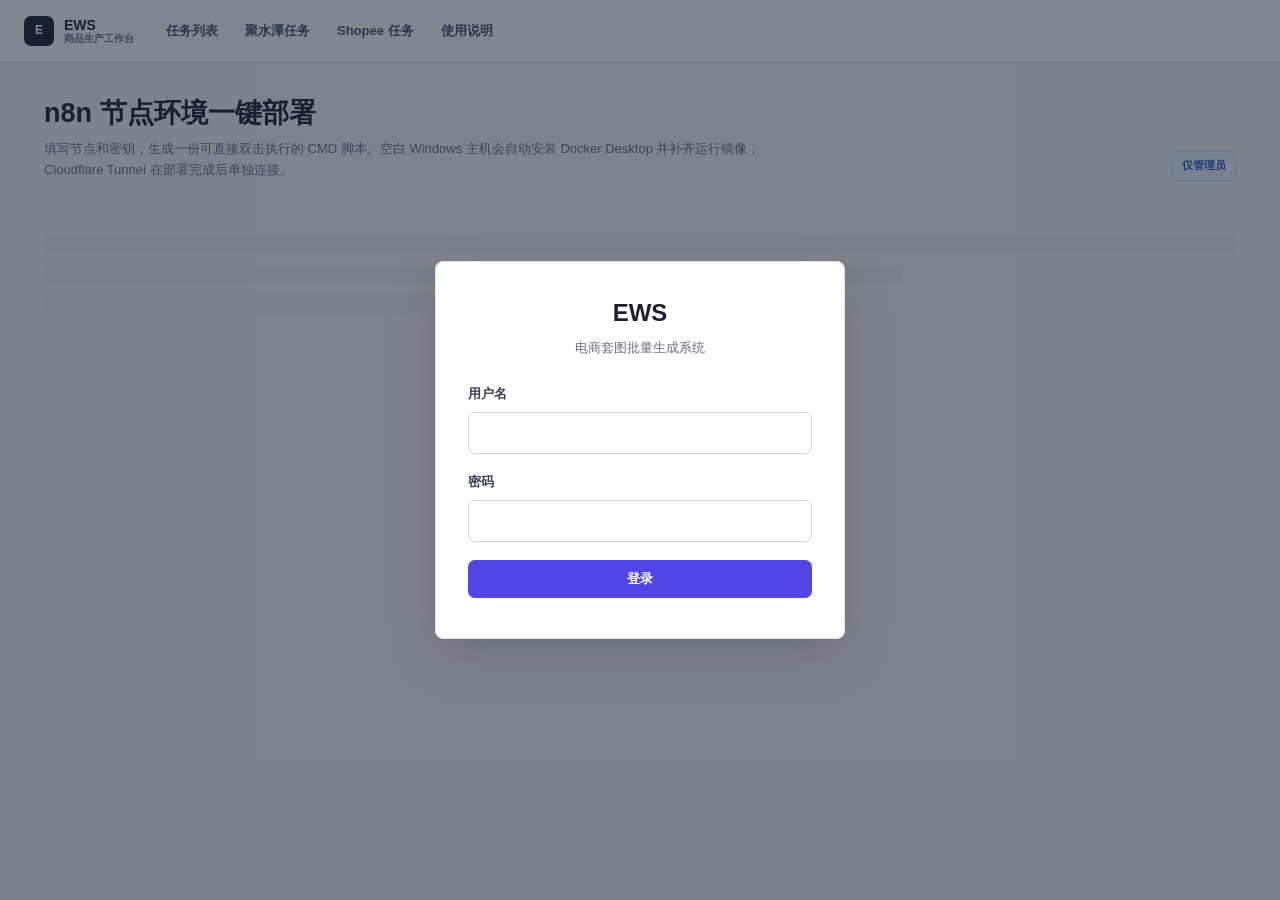
<file: admin-deployment-wiki.html>
<!DOCTYPE html>
<html lang="zh-CN">
<head>
  <meta charset="UTF-8">
  <meta name="viewport" content="width=device-width, initial-scale=1.0">
  <title>n8n 节点环境一键部署 - EWS</title>
  <link rel="stylesheet" href="/css/style.css">
  <style>
    body { background: var(--gray-50); color: var(--gray-900); }
    .deploy-page { max-width: 1240px; padding-bottom: 72px; }
    .deploy-header { display: flex; align-items: flex-end; justify-content: space-between; gap: 24px; margin: 34px 0 22px; }
    .deploy-header h1 { margin: 0; font-size: 27px; line-height: 1.25; letter-spacing: 0; }
    .deploy-header p { max-width: 720px; margin: 7px 0 0; color: var(--gray-500); font-size: 13px; line-height: 1.65; }
    .admin-badge { flex: 0 0 auto; padding: 5px 9px; border: 1px solid #b2ddff; border-radius: 6px; background: #eff8ff; color: #175cd3; font-size: 11px; font-weight: 750; }
    .deploy-loading { display: grid; gap: 12px; padding: 32px 0; }
    .deploy-skeleton { height: 18px; border-radius: 5px; background: linear-gradient(90deg, #eef2f6 25%, #f8fafc 37%, #eef2f6 63%); background-size: 400% 100%; animation: deploy-loading 1.4s ease infinite; }
    .deploy-skeleton:nth-child(2) { width: 72%; }
    .deploy-skeleton:nth-child(3) { width: 48%; }
    @keyframes deploy-loading { from { background-position: 100% 0; } to { background-position: 0 0; } }
    .deploy-error { padding: 17px 18px; border-left: 3px solid var(--danger); background: #fef3f2; color: #7a271a; font-size: 13px; line-height: 1.6; }
    .deploy-layout { display: grid; grid-template-columns: minmax(0, 1.45fr) minmax(300px, .75fr); gap: 22px; align-items: start; }
    .deploy-surface { border: 1px solid var(--gray-200); border-radius: 8px; background: #fff; box-shadow: var(--shadow); overflow: hidden; }
    .deploy-section { padding: 22px; border-bottom: 1px solid var(--gray-200); }
    .deploy-section:last-child { border-bottom: 0; }
    .deploy-section-head { display: flex; align-items: flex-start; justify-content: space-between; gap: 16px; margin-bottom: 18px; }
    .deploy-section h2 { margin: 0; font-size: 16px; line-height: 1.4; letter-spacing: 0; }
    .deploy-section-head p { max-width: 68ch; margin: 4px 0 0; color: var(--gray-500); font-size: 12px; line-height: 1.6; }
    .section-index { flex: 0 0 auto; color: var(--gray-400); font-size: 11px; font-weight: 750; }
    .field-grid { display: grid; grid-template-columns: repeat(2, minmax(0, 1fr)); gap: 16px; }
    .field-span { grid-column: 1 / -1; }
    .field-group label { display: flex; align-items: center; justify-content: space-between; gap: 10px; margin-bottom: 7px; color: var(--gray-700); font-size: 12px; font-weight: 650; }
    .field-group label small { color: var(--gray-400); font-size: 10px; font-weight: 500; }
    .field-hint { min-height: 17px; margin-top: 5px; color: var(--gray-500); font-size: 11px; line-height: 1.5; }
    .secret-switch { display: inline-flex; align-items: center; gap: 7px; color: var(--gray-600); font-size: 11px; cursor: pointer; user-select: none; }
    .deploy-actions { display: flex; align-items: center; gap: 12px; margin-top: 18px; flex-wrap: wrap; }
    .deploy-actions .btn { min-width: 168px; }
    .form-message { min-height: 18px; color: var(--danger); font-size: 11px; line-height: 1.55; }
    .form-message.success { color: var(--success); }
    .security-note { margin-top: 14px; padding: 11px 13px; border-left: 3px solid #f79009; background: #fffaeb; color: #7a4b12; font-size: 11px; line-height: 1.65; }
    .command-block { border: 1px solid var(--gray-300); border-radius: 7px; background: #101828; overflow: hidden; }
    .command-head { display: flex; align-items: center; justify-content: space-between; gap: 12px; min-height: 38px; padding: 7px 9px 7px 12px; border-bottom: 1px solid #344054; background: #1d2939; }
    .command-head span { color: #d0d5dd; font-size: 11px; font-weight: 650; }
    .command-copy { min-height: 27px; padding: 4px 8px; border: 1px solid #475467; border-radius: 5px; background: #344054; color: #fff; cursor: pointer; font-size: 11px; }
    .command-copy:disabled { cursor: not-allowed; opacity: .5; }
    .command-code { display: block; max-height: 220px; overflow: auto; margin: 0; padding: 12px; color: #e4e7ec; font: 11px/1.65 Consolas, "SFMono-Regular", monospace; white-space: pre-wrap; overflow-wrap: anywhere; }
    .command-block + .command-block { margin-top: 10px; }
    .step-list { display: grid; gap: 0; margin: 0; padding: 0; list-style: none; counter-reset: deploy-step; }
    .step-list li { position: relative; min-height: 62px; padding: 0 0 17px 42px; color: var(--gray-600); font-size: 12px; line-height: 1.6; counter-increment: deploy-step; }
    .step-list li:last-child { min-height: 34px; padding-bottom: 0; }
    .step-list li::before { position: absolute; left: 0; top: 0; display: grid; place-items: center; width: 28px; height: 28px; border: 1px solid var(--gray-300); border-radius: 6px; background: var(--gray-50); color: var(--gray-700); content: counter(deploy-step); font-size: 11px; font-weight: 750; }
    .step-list li:not(:last-child)::after { position: absolute; left: 13px; top: 32px; bottom: 4px; width: 1px; background: var(--gray-200); content: ''; }
    .step-list strong { display: block; margin-bottom: 2px; color: var(--gray-800); font-size: 12px; }
    .status-grid { display: grid; grid-template-columns: repeat(2, minmax(0, 1fr)); border-top: 1px solid var(--gray-200); border-left: 1px solid var(--gray-200); }
    .status-item { min-width: 0; padding: 11px 12px; border-right: 1px solid var(--gray-200); border-bottom: 1px solid var(--gray-200); }
    .status-item span { display: block; color: var(--gray-500); font-size: 10px; }
    .status-item strong { display: block; margin-top: 4px; color: var(--gray-800); font-size: 11px; overflow-wrap: anywhere; }
    .service-value { display: flex; align-items: center; justify-content: space-between; gap: 10px; margin: 12px 0; padding: 10px 11px; border: 1px solid var(--gray-200); border-radius: 7px; background: var(--gray-50); }
    .service-value code { min-width: 0; color: var(--gray-700); font-size: 11px; overflow-wrap: anywhere; }
    .link-row { display: flex; flex-wrap: wrap; gap: 8px 14px; margin-top: 12px; }
    .link-row a { font-size: 11px; font-weight: 650; }
    .webhook-list { display: grid; gap: 0; }
    .webhook-row { display: grid; grid-template-columns: 70px 92px minmax(0, 1fr) 46px; gap: 9px; align-items: center; min-height: 43px; border-top: 1px solid var(--gray-200); }
    .webhook-row:first-child { border-top: 0; }
    .webhook-row span { color: var(--gray-600); font-size: 11px; }
    .webhook-row code { min-width: 0; color: var(--gray-700); font-size: 10px; overflow-wrap: anywhere; }
    .webhook-row button { justify-self: end; min-height: 27px; padding: 4px 7px; border: 1px solid var(--gray-300); border-radius: 5px; background: #fff; color: var(--gray-700); cursor: pointer; font-size: 10px; }
    .wiki-toast { position: fixed; right: 18px; bottom: 18px; z-index: 300; display: none; max-width: 330px; padding: 10px 12px; border-radius: 6px; background: #101828; color: #fff; box-shadow: 0 8px 20px rgba(16, 24, 40, .22); font-size: 12px; }
    .wiki-toast.show { display: block; }
    @media (max-width: 920px) {
      .deploy-layout { grid-template-columns: 1fr; }
      .deploy-side { display: grid; grid-template-columns: repeat(2, minmax(0, 1fr)); gap: 18px; }
      .deploy-side .deploy-surface { height: fit-content; }
    }
    @media (max-width: 640px) {
      .deploy-page { padding-inline: 14px; }
      .deploy-header { display: block; margin-top: 24px; }
      .admin-badge { display: inline-block; margin-top: 12px; }
      .deploy-section { padding: 18px 15px; }
      .field-grid, .deploy-side { grid-template-columns: 1fr; }
      .field-span { grid-column: auto; }
      .deploy-actions { align-items: stretch; }
      .deploy-actions .btn { width: 100%; }
      .form-message { width: 100%; }
      .secret-head { display: block; }
      .secret-head .secret-switch { margin-top: 10px; }
      .webhook-row { grid-template-columns: 62px minmax(0, 1fr) 44px; padding: 9px 0; }
      .webhook-row span:nth-child(2) { grid-column: 2; }
      .webhook-row code { grid-column: 1 / 4; grid-row: 2; }
      .webhook-row button { grid-column: 3; grid-row: 1; }
    }
  </style>
</head>
<body>
  <script src="/js/nav.js"></script>
  <main class="app-container deploy-page">
    <header class="deploy-header">
      <div>
        <h1>n8n 节点环境一键部署</h1>
        <p>填写节点和密钥，生成一份可直接双击执行的 CMD 脚本。空白 Windows 主机会自动安装 Docker Desktop 并补齐运行镜像，Cloudflare Tunnel 在部署完成后单独连接。</p>
      </div>
      <span class="admin-badge">仅管理员</span>
    </header>
    <div id="wikiMount" aria-live="polite">
      <div class="deploy-loading"><div class="deploy-skeleton"></div><div class="deploy-skeleton"></div><div class="deploy-skeleton"></div></div>
    </div>
  </main>
  <div class="wiki-toast" id="wikiToast" role="status"></div>
  <script src="/js/api.js?v=20260725-2"></script>
  <script>
    var wikiData = null;
    var installerBusy = false;

    function escapeHtml(value) {
      return String(value === undefined || value === null ? '' : value)
        .replace(/&/g, '&amp;').replace(/</g, '&lt;').replace(/>/g, '&gt;')
        .replace(/"/g, '&quot;').replace(/'/g, '&#39;');
    }

    function showWikiToast(message) {
      var toast = document.getElementById('wikiToast');
      toast.textContent = message;
      toast.classList.add('show');
      clearTimeout(showWikiToast.timer);
      showWikiToast.timer = setTimeout(function () { toast.classList.remove('show'); }, 2600);
    }

    function requestWithTimeout(promise) {
      var timeoutId;
      var timeout = new Promise(function (_, reject) {
        timeoutId = setTimeout(function () { reject(new Error('服务器超过120秒未响应，请稍后重试')); }, 120000);
      });
      return Promise.race([promise, timeout]).finally(function () { clearTimeout(timeoutId); });
    }

    function normalizeDomain(value) {
      var raw = String(value || '').trim().replace(/^https?:\/\//i, '').replace(/\/$/, '');
      if (!raw || /[\s/]/.test(raw)) return '';
      try { return new URL('https://' + raw).hostname; } catch (_) { return ''; }
    }

    function normalizeNodeName(value) {
      return String(value || '').trim().toLowerCase();
    }

    function formValue(id) {
      var field = document.getElementById(id);
      return field ? field.value.trim() : '';
    }

    function deploymentValues() {
      return {
        nodeName: normalizeNodeName(formValue('nodeName')),
        domain: normalizeDomain(formValue('publicDomain')),
        port: formValue('localPort'),
        imageServiceUrl: formValue('imageServiceUrl').replace(/\/+$/, ''),
        callbackSecret: formValue('callbackSecret'),
        ticketOrigin: new URL(API_BASE).origin,
        ownerEmail: formValue('ownerEmail'),
        ownerPassword: document.getElementById('ownerPassword').value
      };
    }

    function validateDeployment(values) {
      if (!/^[a-z0-9][a-z0-9-]{0,31}$/.test(values.nodeName)) return '节点名称仅允许小写字母、数字和连字符，最长 32 位。';
      if (!values.domain) return '请输入有效的公开域名，例如 n8n-node2.example.com。';
      var port = Number(values.port);
      if (!Number.isInteger(port) || port < 1024 || port > 65535) return '本地端口必须为 1024 到 65535 的整数。';
      try {
        var imageUrl = new URL(values.imageServiceUrl);
        if (imageUrl.protocol !== 'http:' && imageUrl.protocol !== 'https:') throw new Error('invalid protocol');
      } catch (_) { return '请输入可由 n8n 容器访问的 HTTP 或 HTTPS 图片服务地址。'; }
      if (!values.callbackSecret) return '所选分组尚未配置回调密钥，无法部署本机图片服务。';
      if (!/^[^@\s]+@[^@\s]+\.[^@\s]+$/.test(values.ownerEmail)) return '请输入有效的 n8n 管理员邮箱。';
      if (values.ownerPassword.length < 8 || values.ownerPassword.length > 64) return 'n8n 管理员密码必须为 8-64 位。';
      if (!/[A-Z]/.test(values.ownerPassword)) return 'n8n 管理员密码必须包含至少一个大写字母。';
      if (!/\d/.test(values.ownerPassword)) return 'n8n 管理员密码必须包含至少一个数字。';
      return '';
    }

    function installerFileName(nodeName) {
      return 'install-ews-' + nodeName + '.cmd';
    }

    function executionCommand(nodeName) {
      return installerFileName(nodeName || 'node2');
    }

    function tunnelCommand() {
      var nodeName = normalizeNodeName(formValue('nodeName')) || 'node2';
      var token = document.getElementById('tunnelToken').value.trim() || '<CLOUDFLARE_TUNNEL_TOKEN>';
      var containerName = 'ews-cloudflared-' + nodeName;
      var networkName = 'ews-' + nodeName;
      return 'set "TUNNEL_TOKEN=' + token + '" && (docker rm -f ' + containerName + ' >nul 2>nul || ver >nul) && docker run -d --name ' + containerName + ' --restart unless-stopped --network ' + networkName + ' -e TUNNEL_TOKEN cloudflare/cloudflared:latest tunnel --no-autoupdate run & set "TUNNEL_TOKEN="';
    }

    function setFormMessage(message, type) {
      var box = document.getElementById('formMessage');
      box.textContent = message || '';
      box.className = 'form-message' + (type === 'success' ? ' success' : '');
    }

    function updateDynamicContent() {
      var nodeName = normalizeNodeName(formValue('nodeName')) || 'node2';
      var domain = normalizeDomain(formValue('publicDomain')) || formValue('publicDomain') || 'n8n-node2.example.com';
      var runCommand = document.getElementById('runCommand');
      var cloudflareCommand = document.getElementById('cloudflareCommand');
      var serviceValue = document.getElementById('cloudflareService');
      if (runCommand) runCommand.textContent = executionCommand(nodeName);
      if (cloudflareCommand) cloudflareCommand.textContent = tunnelCommand();
      if (serviceValue) serviceValue.textContent = 'http://n8n:5678';
      var tunnelToken = document.getElementById('tunnelToken');
      var tunnelCopy = document.getElementById('copyTunnelCommand');
      if (tunnelToken && tunnelCopy) tunnelCopy.disabled = !/^[A-Za-z0-9._-]+$/.test(tunnelToken.value.trim());
      document.querySelectorAll('[data-webhook-path]').forEach(function (node) {
        node.textContent = 'https://' + domain + node.dataset.webhookPath;
      });
    }

    function toggleSecrets(visible) {
      document.querySelectorAll('.secret-field').forEach(function (field) { field.type = visible ? 'text' : 'password'; });
    }

    async function copyText(value, successMessage) {
      try {
        if (navigator.clipboard && window.isSecureContext) await navigator.clipboard.writeText(value);
        else {
          var area = document.createElement('textarea');
          area.value = value;
          area.style.position = 'fixed';
          area.style.opacity = '0';
          document.body.appendChild(area);
          area.select();
          document.execCommand('copy');
          area.remove();
        }
        showWikiToast(successMessage || '已复制');
      } catch (_) { showWikiToast('复制失败，请手动选择文本'); }
    }

    function powershellEscape(value) {
      return String(value).replace(/'/g, "''");
    }

    function injectInstaller(template, values) {
      var replacements = {
        '__EWS_NODE_NAME__': powershellEscape(values.nodeName),
        '__EWS_DOMAIN__': powershellEscape(values.domain),
        '__EWS_OWNER_EMAIL__': powershellEscape(values.ownerEmail),
        '__EWS_OWNER_PASSWORD__': powershellEscape(values.ownerPassword),
        '__EWS_IMAGE_SERVICE_URL__': powershellEscape(values.imageServiceUrl),
        '__EWS_CALLBACK_SECRET__': powershellEscape(values.callbackSecret),
        '__EWS_TICKET_ORIGIN__': powershellEscape(values.ticketOrigin),
        '__EWS_PORT__': String(Number(values.port))
      };
      var result = String(template);
      Object.keys(replacements).forEach(function (token) { result = result.split(token).join(replacements[token]); });
      if (/__EWS_(?:NODE_NAME|DOMAIN|OWNER_EMAIL|OWNER_PASSWORD|IMAGE_SERVICE_URL|CALLBACK_SECRET|TICKET_ORIGIN|PORT)__/.test(result)) {
        throw new Error('安装脚本仍有未填写参数，请刷新页面后重试');
      }
      return result;
    }

    async function generateInstaller() {
      if (installerBusy) return;
      var values = deploymentValues();
      var validationError = validateDeployment(values);
      if (validationError) { setFormMessage(validationError); return; }
      installerBusy = true;
      var button = document.getElementById('generateInstaller');
      button.disabled = true;
      button.classList.add('is-loading');
      button.textContent = '生成中...';
      setFormMessage('');
      try {
        var response = await requestWithTimeout(API.downloadDistributedN8nScript());
        if (!response.success || !response.blob) throw new Error(response.error || '安装脚本下载失败');
        var template = await response.blob.text();
        var installer = injectInstaller(template, values);
        var fileName = installerFileName(values.nodeName);
        var objectUrl = URL.createObjectURL(new Blob([installer], { type: 'text/plain;charset=utf-8' }));
        var link = document.createElement('a');
        link.href = objectUrl;
        link.download = fileName;
        document.body.appendChild(link);
        link.click();
        link.remove();
        setTimeout(function () { URL.revokeObjectURL(objectUrl); }, 1000);
        setFormMessage('脚本已生成。执行成功后请删除下载文件。', 'success');
        showWikiToast('一键部署脚本已下载');
        updateDynamicContent();
      } catch (error) {
        setFormMessage(error.message || '安装脚本生成失败');
      } finally {
        installerBusy = false;
        button.disabled = false;
        button.classList.remove('is-loading');
        button.textContent = '生成一键部署脚本';
      }
    }

    function renderWebhookRows(webhooks) {
      return (webhooks || []).map(function (item) {
        return '<div class="webhook-row"><span>' + escapeHtml(item.platform) + '</span><span>' + escapeHtml(item.name) + '</span><code data-webhook-path="' + escapeHtml(item.path) + '"></code><button type="button" data-copy-webhook="' + escapeHtml(item.path) + '">复制</button></div>';
      }).join('');
    }

    function renderReferences(references) {
      return (references || []).map(function (item) {
        return '<a href="' + escapeHtml(item.url) + '" target="_blank" rel="noopener noreferrer">' + escapeHtml(item.name) + '</a>';
      }).join('');
    }

    function renderSteps(sections) {
      return (sections || []).map(function (item) {
        return '<li><strong>' + escapeHtml(item.title) + '</strong>' + escapeHtml(item.body) + '</li>';
      }).join('');
    }

    function renderWiki(wiki, groups) {
      wikiData = wiki;
      document.querySelector('.deploy-header h1').textContent = wiki.title || 'n8n 节点环境一键部署';
      document.querySelector('.deploy-header p').textContent = wiki.subtitle || '';
      var defaults = wiki.defaults || {};
      document.getElementById('wikiMount').innerHTML =
        '<div class="deploy-layout">' +
          '<div class="deploy-surface">' +
            '<section class="deploy-section">' +
              '<div class="deploy-section-head"><div><h2>节点配置</h2><p>脚本会部署图片队列与 n8n，并创建独立 Docker network、volume 和 owner；不会导入、修改或发布工作流。</p></div><span class="section-index">01</span></div>' +
              '<div class="field-grid">' +
                '<div class="field-group"><label for="nodeName">节点名称</label><input class="form-input" id="nodeName" maxlength="32" value="' + escapeHtml(defaults.node_name || 'node2') + '" autocomplete="off"><div class="field-hint">用于 Docker 容器、网络和数据卷命名</div></div>' +
                '<div class="field-group"><label for="publicDomain">公开域名</label><input class="form-input" id="publicDomain" value="' + escapeHtml(defaults.domain || '') + '" placeholder="n8n-node2.example.com" autocomplete="url"><div class="field-hint">填写 Cloudflare Tunnel 最终绑定的域名</div></div>' +
                '<div class="field-group"><label for="localPort">本地端口</label><input class="form-input" id="localPort" inputmode="numeric" value="' + escapeHtml(defaults.port || 5679) + '"><div class="field-hint">仅绑定 127.0.0.1，不暴露公网</div></div>' +
                '<div class="field-group"><label for="imageServiceUrl">图片处理服务地址</label><input class="form-input" id="imageServiceUrl" value="' + escapeHtml(defaults.image_service_url || 'http://ews-image-sidecar:3000') + '" autocomplete="url"><div class="field-hint">默认地址会在本机自动部署；仅复用外部服务时改为 HTTPS 端点</div></div>' +
              '</div>' +
            '</section>' +
            '<section class="deploy-section">' +
              '<div class="deploy-section-head secret-head"><div><h2>管理员与环境密钥</h2><p>这里只配置运行环境。模型凭证不写入安装脚本，部署后由管理员直接在 n8n 中创建。</p></div><label class="secret-switch"><input id="showSecrets" type="checkbox">显示敏感信息</label></div>' +
              '<div class="field-grid">' +
                '<div class="field-group"><label for="deploymentGroup">目标分组</label><select class="form-input" id="deploymentGroup">' + groups.map(function (group) { return '<option value="' + escapeHtml(group.id) + '">' + escapeHtml(group.name) + '</option>'; }).join('') + '</select><div class="field-hint">脚本使用该分组的回调与 R2 回传密钥</div></div>' +
                '<div class="field-group"><label for="ownerEmail">n8n 管理员邮箱</label><input class="form-input" id="ownerEmail" type="email" autocomplete="off" placeholder="admin@example.com"></div>' +
                '<div class="field-group"><label for="ownerPassword">n8n 管理员密码 <small>8-64 位，含大写字母和数字</small></label><input class="form-input secret-field" id="ownerPassword" type="password" maxlength="64" autocomplete="new-password"></div>' +
                '<div class="field-group field-span"><label for="callbackSecret">EWS 回调密钥 <small>自动读取所选分组</small></label><input class="form-input secret-field" id="callbackSecret" type="password" value="' + escapeHtml(groups[0]?.callback_secret || '') + '" autocomplete="off"><div class="field-hint">用于本机图片 API、上传票据和结果回调鉴权</div></div>' +
              '</div>' +
              '<div class="deploy-actions"><button class="btn btn-primary" id="generateInstaller" type="button">生成一键部署脚本</button><span class="form-message" id="formMessage" aria-live="polite"></span></div>' +
              '<div class="security-note">下载的脚本包含明文 owner 密码和回调密钥，不包含 workflow JSON 或模型 API Key。部署完成后立即删除该文件。</div>' +
            '</section>' +
            '<section class="deploy-section">' +
              '<div class="deploy-section-head"><div><h2>执行脚本</h2><p>直接双击下载的 CMD 文件，或在下载目录的 cmd.exe 中执行这一条命令。</p></div><span class="section-index">02</span></div>' +
              '<div class="command-block"><div class="command-head"><span>Windows CMD</span><button class="command-copy" id="copyRunCommand" type="button">复制</button></div><code class="command-code" id="runCommand"></code></div>' +
            '</section>' +
            '<section class="deploy-section">' +
              '<div class="deploy-section-head"><div><h2>人工迁移工作流</h2><p>环境就绪后登录 n8n，人工导入 9 个 workflow JSON，创建并绑定 GrsaiApp、deepseek 和 EWS Backup Image API 凭证，检查无误后逐个发布。</p></div><span class="section-index">03</span></div>' +
              '<div class="security-note">安装器不会导入、修改或发布任何工作流，也不会创建或覆盖 n8n credentials。使用外部图片服务时，请同时检查工作流中的图片服务地址。</div>' +
            '</section>' +
            '<section class="deploy-section">' +
              '<div class="deploy-section-head"><div><h2>连接 Cloudflare Tunnel</h2><p>先在 Cloudflare 控制台创建 remotely-managed tunnel 并复制 connector token，再执行生成的 Docker 命令。</p></div><span class="section-index">04</span></div>' +
              '<div class="field-group"><label for="tunnelToken">Tunnel Token <small>不写入安装脚本</small></label><input class="form-input secret-field" id="tunnelToken" type="password" autocomplete="off" placeholder="粘贴 Cloudflare connector token"><div class="field-hint">填写后才能复制连接命令，仅在当前页面内使用</div></div>' +
              '<div class="service-value"><code id="cloudflareService">http://n8n:5678</code><button class="btn btn-sm btn-outline" id="copyService" type="button">复制 Service</button></div>' +
              '<div class="command-block"><div class="command-head"><span>Windows CMD</span><button class="command-copy" id="copyTunnelCommand" type="button">复制</button></div><code class="command-code" id="cloudflareCommand"></code></div>' +
              '<div class="link-row">' + renderReferences(wiki.references) + '</div>' +
            '</section>' +
          '</div>' +
          '<aside class="deploy-side">' +
            '<section class="deploy-surface">' +
              '<div class="deploy-section"><div class="deploy-section-head"><div><h2>部署顺序</h2><p>保持四步执行，失败时停在当前步骤排查。</p></div><span class="section-index">流程</span></div><ol class="step-list">' + renderSteps(wiki.sections) + '</ol></div>' +
              '<div class="status-grid">' +
                '<div class="status-item"><span>宿主机要求</span><strong>Windows 10/11</strong></div>' +
                '<div class="status-item"><span>n8n 镜像</span><strong>' + escapeHtml(defaults.n8n_version || 'stable') + '</strong></div>' +
                '<div class="status-item"><span>工作流</span><strong>' + escapeHtml((wiki.webhooks || []).length) + ' 个</strong></div>' +
                '<div class="status-item"><span>默认并发</span><strong>' + escapeHtml(defaults.concurrency || 20) + '</strong></div>' +
                '<div class="status-item field-span"><span>安装器 SHA256</span><strong>' + escapeHtml((wiki.script && wiki.script.sha256) || '-') + '</strong></div>' +
              '</div>' +
            '</section>' +
            '<section class="deploy-surface">' +
                '<div class="deploy-section"><div class="deploy-section-head"><div><h2>用户分流地址</h2><p>工作流人工迁移并验收后，在系统配置的用户工作流地址中按需替换。</p></div><span class="section-index">05</span></div><div class="webhook-list">' + renderWebhookRows(wiki.webhooks) + '</div></div>' +
            '</section>' +
          '</aside>' +
        '</div>';

      ['nodeName', 'publicDomain', 'localPort', 'imageServiceUrl', 'tunnelToken'].forEach(function (id) {
        document.getElementById(id).addEventListener('input', updateDynamicContent);
      });
      document.getElementById('showSecrets').addEventListener('change', function (event) { toggleSecrets(event.target.checked); });
      document.getElementById('generateInstaller').addEventListener('click', generateInstaller);
      document.getElementById('deploymentGroup').addEventListener('change', function () {
        var group = groups.find(function (item) { return item.id === formValue('deploymentGroup'); });
        document.getElementById('callbackSecret').value = (group && group.callback_secret) || '';
      });
      document.getElementById('copyRunCommand').addEventListener('click', function () { copyText(document.getElementById('runCommand').textContent, '执行命令已复制'); });
      document.getElementById('copyService').addEventListener('click', function () { copyText('http://n8n:5678', 'Service 地址已复制'); });
      document.getElementById('copyTunnelCommand').addEventListener('click', function () {
        if (!/^[A-Za-z0-9._-]+$/.test(document.getElementById('tunnelToken').value.trim())) { showWikiToast('请先填写有效的 Tunnel Token'); return; }
        copyText(tunnelCommand(), 'Cloudflare CMD 命令已复制');
      });
      document.querySelectorAll('[data-copy-webhook]').forEach(function (button) {
        button.addEventListener('click', function () {
          var domain = normalizeDomain(formValue('publicDomain')) || formValue('publicDomain');
          copyText('https://' + domain + button.dataset.copyWebhook, 'Webhook 地址已复制');
        });
      });
      updateDynamicContent();
    }

    async function loadWiki() {
      if (!await requireAuth()) return;
      if (localStorage.getItem('ews_role') !== 'admin') { location.replace('/'); return; }
      refreshNavCredits();
      try {
        var results = await requestWithTimeout(Promise.all([API.getDistributedN8nWiki(), API.getGroups()]));
        var result = results[0];
        var groupResult = results[1];
        if (!result.success || !result.wiki) throw new Error(result.error || '部署资料加载失败');
        if (!groupResult.success || !Array.isArray(groupResult.groups) || !groupResult.groups.length) throw new Error(groupResult.error || '分组配置加载失败');
        renderWiki(result.wiki, groupResult.groups);
      } catch (error) {
        document.getElementById('wikiMount').innerHTML = '<div class="deploy-error">' + escapeHtml(error.message || '部署资料加载失败，请重新登录后再试。') + '</div>';
      }
    }

    document.addEventListener('DOMContentLoaded', loadWiki);
  </script>
</body>
</html>
</file>
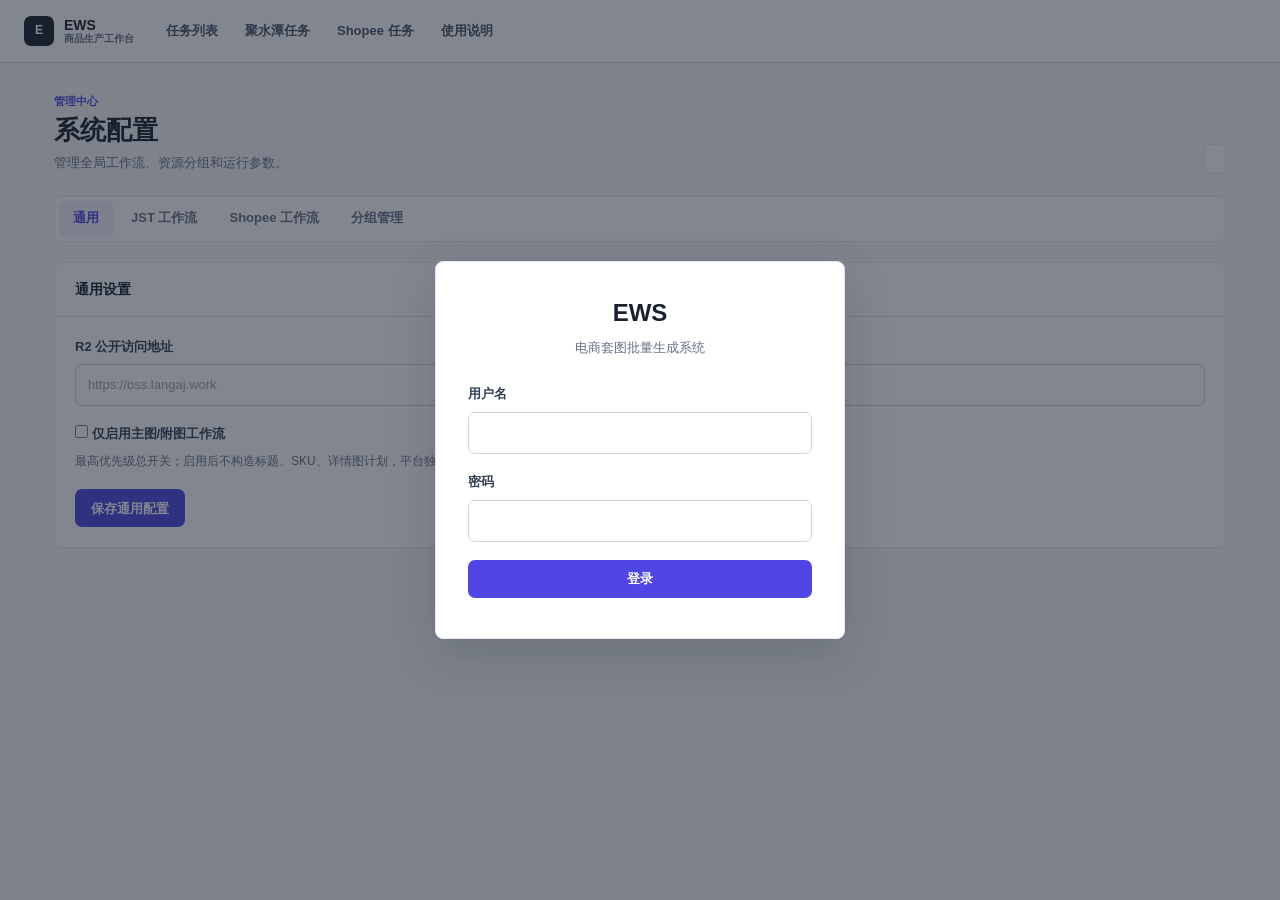
<file: config.html>
<!DOCTYPE html><html lang="zh-CN"><head>
<meta charset="UTF-8"><meta name="viewport" content="width=device-width,initial-scale=1.0">
<title>系统配置 - EWS</title>
<link rel="stylesheet" href="/css/style.css">
<style>
.config-page{max-width:1220px}.account-chip{display:inline-flex;align-items:center;min-height:30px;padding:5px 10px;border:1px solid var(--gray-200);border-radius:7px;background:#fff;color:var(--gray-600);font-size:12px}.workflow-toggle{display:flex;align-items:center;gap:8px;font-weight:650;cursor:pointer;margin-bottom:8px}.config-page .card{box-shadow:none}.general-settings-form{display:grid;grid-template-columns:repeat(2,minmax(0,1fr));gap:0 18px}.general-settings-form>.form-group,.general-settings-form>.btn{grid-column:1/-1}.workflow-form{display:grid;grid-template-columns:repeat(2,minmax(0,1fr));gap:0 18px}.workflow-form h4,.workflow-form>.form-hint,.workflow-form>.btn{grid-column:1/-1}.workflow-form h4{margin:4px 0 14px;padding-top:4px;color:var(--gray-500);font-size:11px;text-transform:uppercase}.workflow-form h4:not(:first-child){margin-top:10px;padding-top:18px;border-top:1px solid var(--gray-200)}.workflow-form>.btn,.general-settings-form>.btn{justify-self:start}.confirm-panel{text-align:left;padding:28px}.confirm-panel .confirm-actions{display:flex;gap:8px;justify-content:flex-end;margin-top:22px}.group-create-row{display:grid;grid-template-columns:minmax(220px,420px) 112px;gap:8px;align-items:center}.group-table table{min-width:1080px}.group-name-control,.group-secret-control{display:flex;align-items:center;gap:6px}.group-name-control .form-input,.group-secret-control .form-input{min-height:34px;padding:6px 9px}.group-secret-control .form-input{width:220px}.group-status{display:inline-flex;min-height:24px;align-items:center;padding:3px 8px;border-radius:6px;background:#ecfdf3;color:#027a48;font-size:11px;font-weight:700}.group-status.disabled{background:#f2f4f7;color:#475467}.group-workflow-toolbar{display:flex;align-items:center;gap:10px;margin-bottom:14px}.group-workflow-toolbar .form-select{width:min(320px,100%)}.group-workflow-panel{display:none}.group-workflow-panel.active{display:grid}.group-template-toolbar{display:grid;grid-template-columns:minmax(180px,280px) minmax(220px,1fr);gap:10px;margin-bottom:12px}.group-template-list{max-height:430px;overflow:auto;border:1px solid var(--gray-200);border-radius:7px;background:#fff}.group-template-row{display:grid;grid-template-columns:auto minmax(0,1fr) auto;gap:10px;align-items:center;padding:11px 12px;border-bottom:1px solid var(--gray-100);cursor:pointer}.group-template-row:last-child{border-bottom:0}.group-template-row:hover{background:var(--gray-50)}.group-template-row strong{display:block;overflow:hidden;text-overflow:ellipsis;font-size:12px;white-space:nowrap}.group-template-row span{display:block;margin-top:3px;color:var(--gray-500);font-size:10px}.group-template-actions{display:flex;align-items:center;justify-content:space-between;gap:12px;margin-top:12px}.group-template-count{color:var(--gray-500);font-size:12px}
@media(max-width:680px){#adminTabs{display:grid;grid-template-columns:repeat(2,minmax(0,1fr));overflow:visible}#adminTabs .tab-btn{width:100%;padding-right:5px;padding-left:5px}.general-settings-form,.workflow-form{grid-template-columns:1fr}.general-settings-form>*{grid-column:1!important}.group-create-row,.group-template-toolbar{grid-template-columns:1fr}.group-workflow-toolbar{align-items:stretch;flex-direction:column}.group-workflow-toolbar .form-select{width:100%}.group-create-row .btn,.group-template-actions .btn{width:100%}.group-template-actions{align-items:stretch;flex-direction:column}.group-table{overflow:auto}.group-template-row{grid-template-columns:auto minmax(0,1fr)}.group-template-row>.group-status{grid-column:2}}
</style>
</head><body>
<script src="/js/nav.js"></script>
<div class="app-container config-page">
  <div class="page-header"><div class="page-heading"><div class="page-kicker">管理中心</div><h1 class="page-title">系统配置</h1><p class="page-subtitle">管理全局工作流、资源分组和运行参数。</p></div><div class="account-chip" id="userInfo"></div></div>
<div class="tab-bar" id="adminTabs">
  <button class="tab-btn active" onclick="switchTab('general')">通用</button>
  <button class="tab-btn" onclick="switchTab('jst')">JST 工作流</button>
  <button class="tab-btn" onclick="switchTab('shopee')">Shopee 工作流</button>
  <button class="tab-btn" onclick="switchTab('groups')">分组管理</button>
</div>

<!-- 通用配置 -->
<div class="tab-panel active" id="tab-general">
  <div class="card" id="generalConfigCard"><div class="card-header">通用设置</div><div class="card-body">
    <form class="general-settings-form" onsubmit="return false">
      <div class="form-group"><label class="form-label">R2 公开访问地址</label><input type="url" class="form-input" id="r2PublicUrl" placeholder="https://oss.langaj.work"></div>
      <div class="form-group"><label class="form-label"><input type="checkbox" id="pushPrimaryImagesOnly"> 仅启用主图/附图工作流</label><div style="font-size:12px;color:var(--gray-500);margin-top:4px">最高优先级总开关；启用后不构造标题、SKU、详情图计划，平台独立开关暂时失效。</div></div>
      <button class="btn btn-primary" onclick="runConfigAction('save-general',this,'保存中...',saveGeneralConfig)">保存通用配置</button>
    </form>
  </div></div>
</div>

<!-- JST 工作流 -->
<div class="tab-panel" id="tab-jst">
  <div class="card"><div class="card-header">JST 工作流 Webhook</div><div class="card-body">
    <form class="workflow-form" onsubmit="return false">
      <h4 style="margin:0 0 12px;color:var(--gray-600)">商品元数据</h4>
      <div class="form-group"><label class="workflow-toggle"><input type="checkbox" id="jst_title_enabled"> 启用商品元数据工作流</label><input type="url" class="form-input" id="jst_title" placeholder="https://..."><div class="form-hint">分批生成每套商品标题、推荐文案、商品描述和全部 SKU 标题。</div></div>
      <h4 style="margin:16px 0 12px;color:var(--gray-600)">图片工作流</h4>
      <div class="form-group"><label class="form-label">主图工作流（第1张）</label><input type="url" class="form-input" id="jst_main" placeholder="https://..."></div>
      <div class="form-group"><label class="form-label">附图工作流（第2~N张）</label><input type="url" class="form-input" id="jst_sub" placeholder="https://..."></div>
      <div class="form-group"><label class="form-label">详情图工作流</label><input type="url" class="form-input" id="jst_detail" placeholder="https://..."></div>
      <div class="form-group"><label class="workflow-toggle"><input type="checkbox" id="jst_sku_enabled"> 启用 SKU 图片工作流</label><input type="url" class="form-input" id="jst_sku" placeholder="https://..."></div>
      <div class="form-hint">关闭后不构造新计划，并暂停同类 pending 计划；重新开启后会继续释放。</div>
      <button class="btn btn-primary" onclick="runConfigAction('save-jst',this,'保存中...',saveJstConfig)">保存 JST 配置</button>
    </form>
  </div></div>
</div>

<!-- Shopee 工作流 -->
<div class="tab-panel" id="tab-shopee">
  <div class="card"><div class="card-header">Shopee 工作流 Webhook</div><div class="card-body">
    <form class="workflow-form" onsubmit="return false">
      <h4 style="margin:0 0 12px;color:var(--gray-600)">商品元数据</h4>
      <div class="form-group"><label class="workflow-toggle"><input type="checkbox" id="shopee_title_enabled"> 启用商品元数据工作流</label><input type="url" class="form-input" id="shopee_title" placeholder="https://..."><div class="form-hint">新任务由该工作流一次生成每套商品标题、商品描述和规范化规格标签。</div></div>
      <h4 style="margin:16px 0 12px;color:var(--gray-600)">图片工作流</h4>
      <div class="form-group"><label class="form-label">主图工作流（第1张）</label><input type="url" class="form-input" id="shopee_main" placeholder="https://..."></div>
      <div class="form-group"><label class="form-label">附图工作流（第2~N张）</label><input type="url" class="form-input" id="shopee_sub" placeholder="https://..."></div>
      <div class="form-group"><label class="workflow-toggle"><input type="checkbox" id="shopee_sku_enabled"> 启用 SKU 图片工作流</label><input type="url" class="form-input" id="shopee_sku" placeholder="https://..."></div>
      <div class="form-hint">关闭后不构造新计划，并暂停同类 pending 计划；重新开启后会继续释放。</div>
      <button class="btn btn-primary" onclick="runConfigAction('save-shopee',this,'保存中...',saveShopeeConfig)">保存 Shopee 配置</button>
    </form>
  </div></div>
</div>

<!-- 分组管理 -->
<div class="tab-panel" id="tab-groups">
  <div class="card"><div class="card-header">创建分组</div><div class="card-body">
    <div class="group-create-row"><input class="form-input" id="newGroupName" maxlength="40" placeholder="分组名称"><button class="btn btn-primary" type="button" onclick="runConfigAction('create-group',this,'创建中...',handleCreateGroup)">创建分组</button></div>
  </div></div>
  <div class="card" style="margin-top:20px"><div class="card-header">分组设置</div><div class="card-body">
    <div class="table-container group-table"><table><thead><tr><th>分组名称</th><th>回调与 R2 回传密钥</th><th>状态</th><th>用户</th><th>Shopee 模板</th><th>操作</th></tr></thead><tbody id="groupListBody"></tbody></table></div>
  </div></div>
  <div class="card" style="margin-top:20px"><div class="card-header">分组工作流配置</div><div class="card-body">
    <div class="group-workflow-toolbar"><select class="form-select" id="groupWorkflowSelect" onchange="selectWorkflowGroup(this.value)"><option value="">请选择分组</option></select><span class="form-hint">优先级：用户 &gt; 分组 &gt; 全局。地址留空、开关选择“继承”时使用上一级配置。</span></div>
    <div class="tab-bar" id="groupWorkflowTabs"><button class="tab-btn active" type="button" onclick="switchGroupWorkflowTab('jst')">JST</button><button class="tab-btn" type="button" onclick="switchGroupWorkflowTab('shopee')">Shopee</button></div>
    <form class="workflow-form group-workflow-panel active" id="group-workflow-jst" onsubmit="return false">
      <div class="form-group"><label class="form-label">商品元数据开关</label><select class="form-select" id="gw_jst_title_enabled"><option value="inherit">继承</option><option value="true">启用</option><option value="false">停用</option></select></div>
      <div class="form-group"><label class="form-label">商品元数据 Webhook</label><input type="url" class="form-input" id="gw_jst_title" placeholder="留空继承全局"></div>
      <div class="form-group"><label class="form-label">主图 Webhook</label><input type="url" class="form-input" id="gw_jst_main" placeholder="留空继承全局"></div>
      <div class="form-group"><label class="form-label">附图 Webhook</label><input type="url" class="form-input" id="gw_jst_sub" placeholder="留空继承全局"></div>
      <div class="form-group"><label class="form-label">详情图 Webhook</label><input type="url" class="form-input" id="gw_jst_detail" placeholder="留空继承全局"></div>
      <div class="form-group"><label class="form-label">SKU 图片开关</label><select class="form-select" id="gw_jst_sku_enabled"><option value="inherit">继承</option><option value="true">启用</option><option value="false">停用</option></select></div>
      <div class="form-group"><label class="form-label">SKU 图片 Webhook</label><input type="url" class="form-input" id="gw_jst_sku" placeholder="留空继承全局"></div>
    </form>
    <form class="workflow-form group-workflow-panel" id="group-workflow-shopee" onsubmit="return false">
      <div class="form-group"><label class="form-label">商品元数据开关</label><select class="form-select" id="gw_shopee_title_enabled"><option value="inherit">继承</option><option value="true">启用</option><option value="false">停用</option></select></div>
      <div class="form-group"><label class="form-label">商品元数据 Webhook</label><input type="url" class="form-input" id="gw_shopee_title" placeholder="留空继承全局"></div>
      <div class="form-group"><label class="form-label">主图 Webhook</label><input type="url" class="form-input" id="gw_shopee_main" placeholder="留空继承全局"></div>
      <div class="form-group"><label class="form-label">附图 Webhook</label><input type="url" class="form-input" id="gw_shopee_sub" placeholder="留空继承全局"></div>
      <div class="form-group"><label class="form-label">SKU 图片开关</label><select class="form-select" id="gw_shopee_sku_enabled"><option value="inherit">继承</option><option value="true">启用</option><option value="false">停用</option></select></div>
      <div class="form-group"><label class="form-label">SKU 图片 Webhook</label><input type="url" class="form-input" id="gw_shopee_sku" placeholder="留空继承全局"></div>
    </form>
    <button class="btn btn-primary" id="saveGroupWorkflowButton" type="button" disabled onclick="runConfigAction('save-group-workflow',this,'保存中...',saveGroupWorkflow)">保存分组工作流</button>
  </div></div>
  <div class="card" style="margin-top:20px"><div class="card-header">分组模板授权</div><div class="card-body">
    <div class="group-template-toolbar"><select class="form-select" id="groupTemplateSelect" onchange="selectTemplateGroup(this.value)"><option value="">请选择分组</option></select><input class="form-input" id="groupTemplateSearch" type="search" placeholder="搜索模板名称、档案代码或更新用户" oninput="renderGroupTemplateList()"></div>
    <div class="group-template-list" id="groupTemplateList"><div class="empty-state"><div class="empty-text">请选择分组</div></div></div>
    <div class="group-template-actions"><span class="group-template-count" id="groupTemplateCount">0 个模板</span><button class="btn btn-primary" id="saveGroupTemplatesButton" type="button" disabled onclick="runConfigAction('save-group-templates',this,'保存中...',saveGroupTemplates)">保存分组授权</button></div>
  </div></div>
</div>

</div>

<div class="modal-overlay" id="confirmModal" style="z-index:300">
  <div class="modal" style="max-width:400px">
    <div class="modal-body confirm-panel">
      <div id="confirmMsg" style="font-size:16px;color:var(--gray-700);margin-bottom:24px"></div>
      <div class="confirm-actions">
        <button class="btn btn-primary" onclick="resolveConfirm(true)">确定</button>
        <button class="btn btn-outline" onclick="resolveConfirm(false)">取消</button>
      </div>
    </div>
  </div>
</div>

<script src="/js/api.js?v=20260722-2"></script>
<script>
var currentRole='';
var _confirmResolve=null;
var configActionLocks={};
var groupCache=[];
var groupTemplates=[];
var activeTemplateGroupId='';
var activeWorkflowGroupId='';
var selectedGroupTemplateIds=new Set();

function escapeHtml(value){return String(value===undefined||value===null?'':value).replace(/&/g,'&amp;').replace(/</g,'&lt;').replace(/>/g,'&gt;').replace(/"/g,'&quot;')}

async function runConfigAction(key,control,label,action){
  if(configActionLocks[key]){showToast('该操作正在处理中，请等待服务器响应','info');return}
  configActionLocks[key]=true;
  var originalText=control?control.textContent:'';
  if(control){control.disabled=true;control.textContent=label;control.classList.add('is-loading')}
  var timeout;
  try{
    await Promise.race([
      Promise.resolve().then(action),
      new Promise(function(_,reject){timeout=setTimeout(function(){var error=new Error('服务器超过120秒未响应，请稍后重试');error.code='ACTION_TIMEOUT';reject(error)},120000)})
    ]);
  }catch(error){showToast(error.message||'操作失败','error')}
  finally{clearTimeout(timeout);delete configActionLocks[key];if(control){control.disabled=false;control.textContent=originalText;control.classList.remove('is-loading')}}
}

function showConfirm(msg){
  return new Promise(function(resolve){
    _confirmResolve=resolve;
    document.getElementById('confirmMsg').textContent=msg;
    document.getElementById('confirmModal').classList.add('show');
  });
}
function resolveConfirm(result){
  document.getElementById('confirmModal').classList.remove('show');
  if(_confirmResolve){_confirmResolve(result);_confirmResolve=null}
}

document.addEventListener('DOMContentLoaded',async()=>{
  var auth=await requireAuth();if(!auth)return;
  currentRole=localStorage.getItem('ews_role')||'';
  document.getElementById('userInfo').textContent=(localStorage.getItem('ews_username')||'admin')+' (默认管理员)';
  refreshNavCredits();
  if(currentRole!=='admin'){
    showToast('仅管理员可以访问系统配置','error');
    setTimeout(function(){location.href='/password.html'},800);
    return
  }
  await loadGeneralConfig();
});

function switchTab(name){
  document.querySelectorAll('.tab-btn').forEach(function(b){b.classList.remove('active')});
  document.querySelectorAll('.tab-panel').forEach(function(p){p.classList.remove('active')});
  var activeButton=document.querySelector('.tab-btn[onclick*="'+name+'"]');activeButton.classList.add('active');
  if(window.innerWidth<=680)requestAnimationFrame(function(){activeButton.scrollIntoView({block:'nearest',inline:'center'})});
  document.getElementById('tab-'+name).classList.add('active');
  if(name==='groups')loadGroupManagement();
  if(name==='jst')loadJstConfig();
  if(name==='shopee')loadShopeeConfig();
  if(name==='general')loadGeneralConfig();
}

function g(id){return document.getElementById(id).value.trim()}
function s(id,v){document.getElementById(id).value=v||''}
function chk(id,v){document.getElementById(id).checked=v===true||v===1||v==='1'||v==='true'}
function workflowValue(v){return v===undefined||v===null||v===''?'true':v}
// 通用
async function loadGeneralConfig(){
  var res=await API.getConfig('');
  if(!res.success)return;
  var c=res.config||{};
  s('r2PublicUrl',c.r2_public_url);
  chk('pushPrimaryImagesOnly',c.push_primary_images_only||'false');
}
async function saveGeneralConfig(){
  var cfg={
    r2_public_url:g('r2PublicUrl'),
    push_primary_images_only:document.getElementById('pushPrimaryImagesOnly').checked,
  };
  var res=await API.updateConfig(cfg,'');
  showToast(res.success?'保存成功':(res.error||'失败'),res.success?'success':'error');
}

// JST
async function loadJstConfig(){
  var res=await API.getConfig('jst');
  if(!res.success)return;
  var c=res.config||{};
  s('jst_title',c.n8n_title_webhook);
  chk('jst_title_enabled',workflowValue(c.n8n_title_enabled));
  s('jst_main',c.n8n_main_webhook);s('jst_sub',c.n8n_sub_image_webhook);
  s('jst_detail',c.n8n_detail_webhook);s('jst_sku',c.n8n_sku_image_webhook);
  chk('jst_sku_enabled',workflowValue(c.n8n_sku_image_enabled));
}
async function saveJstConfig(){
  var cfg={
    n8n_title_webhook:g('jst_title'),
    n8n_title_enabled:document.getElementById('jst_title_enabled').checked,
    n8n_main_webhook:g('jst_main'),n8n_sub_image_webhook:g('jst_sub'),
    n8n_detail_webhook:g('jst_detail'),n8n_sku_image_webhook:g('jst_sku'),
    n8n_sku_image_enabled:document.getElementById('jst_sku_enabled').checked,
  };
  var res=await API.updateConfig(cfg,'jst');
  showToast(res.success?'JST配置保存成功':(res.error||'失败'),res.success?'success':'error');
}

// Shopee
async function loadShopeeConfig(){
  var res=await API.getConfig('shopee');
  if(!res.success)return;
  var c=res.config||{};
  s('shopee_title',c.n8n_title_webhook);
  chk('shopee_title_enabled',workflowValue(c.n8n_title_enabled));
  s('shopee_main',c.n8n_main_webhook);s('shopee_sub',c.n8n_sub_image_webhook);
  s('shopee_sku',c.n8n_sku_image_webhook);
  chk('shopee_sku_enabled',workflowValue(c.n8n_sku_image_enabled));
}
async function saveShopeeConfig(){
  var cfg={
    n8n_title_webhook:g('shopee_title'),
    n8n_title_enabled:document.getElementById('shopee_title_enabled').checked,
    n8n_main_webhook:g('shopee_main'),n8n_sub_image_webhook:g('shopee_sub'),
    n8n_sku_image_webhook:g('shopee_sku'),
    n8n_sku_image_enabled:document.getElementById('shopee_sku_enabled').checked,
  };
  var res=await API.updateConfig(cfg,'shopee');
  showToast(res.success?'Shopee配置保存成功':(res.error||'失败'),res.success?'success':'error');
}

// 分组
function groupOptions(selectedId){
  return groupCache.map(function(group){return'<option value="'+escapeHtml(group.id)+'" '+(group.id===selectedId?'selected':'')+'>'+escapeHtml(group.name)+(group.status==='disabled'?'（已停用）':'')+'</option>'}).join('');
}
async function loadGroupManagement(preferredId){
  var results=await Promise.all([API.getGroups(),API.getShopeeTemplateProfiles()]);
  if(!results[0].success)throw new Error(results[0].error||'分组加载失败');
  if(!results[1].success)throw new Error(results[1].error||'模板库加载失败');
  groupCache=results[0].groups||[];groupTemplates=results[1].profiles||[];
  renderGroupList();
  var select=document.getElementById('groupTemplateSelect');var next=preferredId||activeTemplateGroupId||groupCache[0]?.id||'';
  select.innerHTML=groupCache.length?groupOptions(next):'<option value="">暂无分组</option>';
  select.value=groupCache.some(function(group){return group.id===next})?next:(groupCache[0]?.id||'');
  selectTemplateGroup(select.value);
  var workflowSelect=document.getElementById('groupWorkflowSelect');var workflowNext=preferredId||activeWorkflowGroupId||groupCache[0]?.id||'';
  workflowSelect.innerHTML=groupCache.length?groupOptions(workflowNext):'<option value="">暂无分组</option>';
  workflowSelect.value=groupCache.some(function(group){return group.id===workflowNext})?workflowNext:(groupCache[0]?.id||'');
  selectWorkflowGroup(workflowSelect.value);
}
function renderGroupList(){
  var body=document.getElementById('groupListBody');
  if(!groupCache.length){body.innerHTML='<tr><td colspan="6" class="muted">暂无分组</td></tr>';return}
  body.innerHTML=groupCache.map(function(group){var key=encodeURIComponent(group.id);var disabled=group.status==='disabled';return'<tr><td data-label="分组名称"><div class="group-name-control"><input class="form-input" id="gn_'+key+'" maxlength="40" value="'+escapeHtml(group.name)+'"><button class="btn btn-sm btn-outline" type="button" onclick="saveGroupSettings(decodeURIComponent(\''+key+'\'),this)">保存</button></div></td><td data-label="回调与 R2 回传密钥"><div class="group-secret-control"><input class="form-input" id="gs_'+key+'" maxlength="256" autocomplete="new-password" value="'+escapeHtml(group.callback_secret||'')+'" placeholder="留空表示不校验"><button class="btn btn-sm btn-outline" type="button" onclick="generateGroupSecret(decodeURIComponent(\''+key+'\'))">生成</button></div></td><td data-label="状态"><span class="group-status '+(disabled?'disabled':'')+'">'+(disabled?'已停用':'已启用')+'</span></td><td data-label="用户">'+Number(group.user_count||0)+'</td><td data-label="Shopee 模板">'+Number(group.template_count||0)+'</td><td data-label="操作"><button class="btn btn-sm '+(disabled?'btn-outline':'btn-danger')+'" type="button" onclick="changeGroupStatus(decodeURIComponent(\''+key+'\'),\''+(disabled?'active':'disabled')+'\',this)">'+(disabled?'启用':'停用')+'</button></td></tr>'}).join('');
}
async function handleCreateGroup(){
  var input=document.getElementById('newGroupName');var name=input.value.trim();if(!name){showToast('请输入分组名称','error');return}
  var result=await API.createGroup(name);if(!result.success)throw new Error(result.error||'分组创建失败');
  input.value='';showToast(result.message||'分组已创建','success');await loadGroupManagement(result.group?.id);
}
function generateGroupSecret(groupId){
  var input=document.getElementById('gs_'+encodeURIComponent(groupId));if(!input)return;
  var bytes=new Uint8Array(24);crypto.getRandomValues(bytes);input.value=Array.from(bytes,function(value){return value.toString(16).padStart(2,'0')}).join('');input.focus();
}
async function saveGroupSettings(groupId,button){
  var input=document.getElementById('gn_'+encodeURIComponent(groupId));var secret=document.getElementById('gs_'+encodeURIComponent(groupId));var group=groupCache.find(function(item){return item.id===groupId});if(!input||!secret||!group)return;
  await runConfigAction('save-group:'+groupId,button,'保存中...',async function(){var result=await API.updateGroup(groupId,{name:input.value.trim(),status:group.status,callback_secret:secret.value.trim()});if(!result.success)throw new Error(result.error||'分组设置保存失败');showToast(result.message||'分组设置已更新','success');await loadGroupManagement(groupId)});
}
async function changeGroupStatus(groupId,status,button){
  var group=groupCache.find(function(item){return item.id===groupId});if(!group)return;
  if(status==='disabled'){var confirmed=await showConfirm('停用“'+group.name+'”后，组内所有用户将立即无法登录。确定继续吗？');if(!confirmed)return}
  var secret=document.getElementById('gs_'+encodeURIComponent(groupId));
  await runConfigAction('status-group:'+groupId,button,status==='disabled'?'停用中...':'启用中...',async function(){var result=await API.updateGroup(groupId,{name:group.name,status:status,callback_secret:secret?secret.value.trim():(group.callback_secret||'')});if(!result.success)throw new Error(result.error||'分组状态更新失败');showToast(result.message,'success');await loadGroupManagement(groupId)});
}
function workflowSwitchValue(value){return value===true||value==='true'?'true':value===false||value==='false'?'false':'inherit'}
function switchGroupWorkflowTab(platform){document.querySelectorAll('#groupWorkflowTabs .tab-btn').forEach(function(button){button.classList.toggle('active',button.getAttribute('onclick').includes("'"+platform+"'"))});document.querySelectorAll('.group-workflow-panel').forEach(function(panel){panel.classList.toggle('active',panel.id==='group-workflow-'+platform)})}
function resetGroupWorkflowFields(){['jst_title','jst_main','jst_sub','jst_detail','jst_sku','shopee_title','shopee_main','shopee_sub','shopee_sku'].forEach(function(key){s('gw_'+key,'')});['jst_title_enabled','jst_sku_enabled','shopee_title_enabled','shopee_sku_enabled'].forEach(function(key){s('gw_'+key,'inherit')})}
function selectWorkflowGroup(groupId){activeWorkflowGroupId=groupId||'';resetGroupWorkflowFields();var group=groupCache.find(function(item){return item.id===activeWorkflowGroupId});document.getElementById('saveGroupWorkflowButton').disabled=!group;if(!group)return;var config=group.workflow_config||{};var jst=config.jst||{};var shopee=config.shopee||{};s('gw_jst_title',jst.n8n_title_webhook);s('gw_jst_main',jst.n8n_main_webhook);s('gw_jst_sub',jst.n8n_sub_image_webhook);s('gw_jst_detail',jst.n8n_detail_webhook);s('gw_jst_sku',jst.n8n_sku_image_webhook);s('gw_jst_title_enabled',workflowSwitchValue(jst.n8n_title_enabled));s('gw_jst_sku_enabled',workflowSwitchValue(jst.n8n_sku_image_enabled));s('gw_shopee_title',shopee.n8n_title_webhook);s('gw_shopee_main',shopee.n8n_main_webhook);s('gw_shopee_sub',shopee.n8n_sub_image_webhook);s('gw_shopee_sku',shopee.n8n_sku_image_webhook);s('gw_shopee_title_enabled',workflowSwitchValue(shopee.n8n_title_enabled));s('gw_shopee_sku_enabled',workflowSwitchValue(shopee.n8n_sku_image_enabled))}
function addGroupWorkflowSwitch(target,key,id){var value=g(id);if(value!=='inherit')target[key]=value==='true'}
async function saveGroupWorkflow(){var group=groupCache.find(function(item){return item.id===activeWorkflowGroupId});if(!group)throw new Error('请选择分组');var workflow={jst:{n8n_title_webhook:g('gw_jst_title'),n8n_main_webhook:g('gw_jst_main'),n8n_sub_image_webhook:g('gw_jst_sub'),n8n_detail_webhook:g('gw_jst_detail'),n8n_sku_image_webhook:g('gw_jst_sku')},shopee:{n8n_title_webhook:g('gw_shopee_title'),n8n_main_webhook:g('gw_shopee_main'),n8n_sub_image_webhook:g('gw_shopee_sub'),n8n_sku_image_webhook:g('gw_shopee_sku')}};addGroupWorkflowSwitch(workflow.jst,'n8n_title_enabled','gw_jst_title_enabled');addGroupWorkflowSwitch(workflow.jst,'n8n_sku_image_enabled','gw_jst_sku_enabled');addGroupWorkflowSwitch(workflow.shopee,'n8n_title_enabled','gw_shopee_title_enabled');addGroupWorkflowSwitch(workflow.shopee,'n8n_sku_image_enabled','gw_shopee_sku_enabled');var result=await API.updateGroup(group.id,{name:group.name,status:group.status,callback_secret:group.callback_secret||'',workflow_config:workflow});if(!result.success)throw new Error(result.error||'分组工作流保存失败');showToast(result.message||'分组工作流已更新','success');await loadGroupManagement(group.id)}
function selectTemplateGroup(groupId){
  activeTemplateGroupId=groupId||'';selectedGroupTemplateIds=new Set(groupTemplates.filter(function(profile){return Array.isArray(profile.group_ids)&&profile.group_ids.includes(activeTemplateGroupId)}).map(function(profile){return profile.id}));
  document.getElementById('saveGroupTemplatesButton').disabled=!activeTemplateGroupId;renderGroupTemplateList();
}
function toggleGroupTemplate(profileId,checked){if(checked)selectedGroupTemplateIds.add(profileId);else selectedGroupTemplateIds.delete(profileId);renderGroupTemplateCount()}
function renderGroupTemplateCount(){document.getElementById('groupTemplateCount').textContent=selectedGroupTemplateIds.size+' / '+groupTemplates.length+' 个模板'}
function renderGroupTemplateList(){
  var list=document.getElementById('groupTemplateList');if(!activeTemplateGroupId){list.innerHTML='<div class="empty-state"><div class="empty-text">请选择分组</div></div>';renderGroupTemplateCount();return}
  var query=document.getElementById('groupTemplateSearch').value.trim().toLowerCase();var rows=groupTemplates.filter(function(profile){return!query||[profile.display_name,profile.global_alias,profile.profile_code,profile.store_context_id,profile.latest_updated_by].join(' ').toLowerCase().includes(query)});
  if(!rows.length){list.innerHTML='<div class="empty-state"><div class="empty-text">没有匹配的模板</div></div>';renderGroupTemplateCount();return}
  list.innerHTML=rows.map(function(profile){var key=encodeURIComponent(profile.id);var checked=selectedGroupTemplateIds.has(profile.id);return'<label class="group-template-row"><input type="checkbox" '+(checked?'checked ':'')+'onchange="toggleGroupTemplate(decodeURIComponent(\''+key+'\'),this.checked)"><span><strong>'+escapeHtml(profile.display_name||profile.profile_code)+'</strong><span>'+escapeHtml(profile.profile_code)+' · 最近更新者 '+escapeHtml(profile.latest_updated_by||'未知')+'</span></span><span class="group-status '+(profile.status==='active'?'':'disabled')+'">'+escapeHtml(profile.status==='active'?'可用':profile.status)+'</span></label>'}).join('');renderGroupTemplateCount();
}
async function saveGroupTemplates(){
  if(!activeTemplateGroupId)throw new Error('请选择分组');
  var result=await API.updateGroupTemplates(activeTemplateGroupId,Array.from(selectedGroupTemplateIds));if(!result.success)throw new Error(result.error||'模板授权保存失败');showToast(result.message||'分组模板授权已保存','success');await loadGroupManagement(activeTemplateGroupId);
}

</script>
</body></html>
</file>
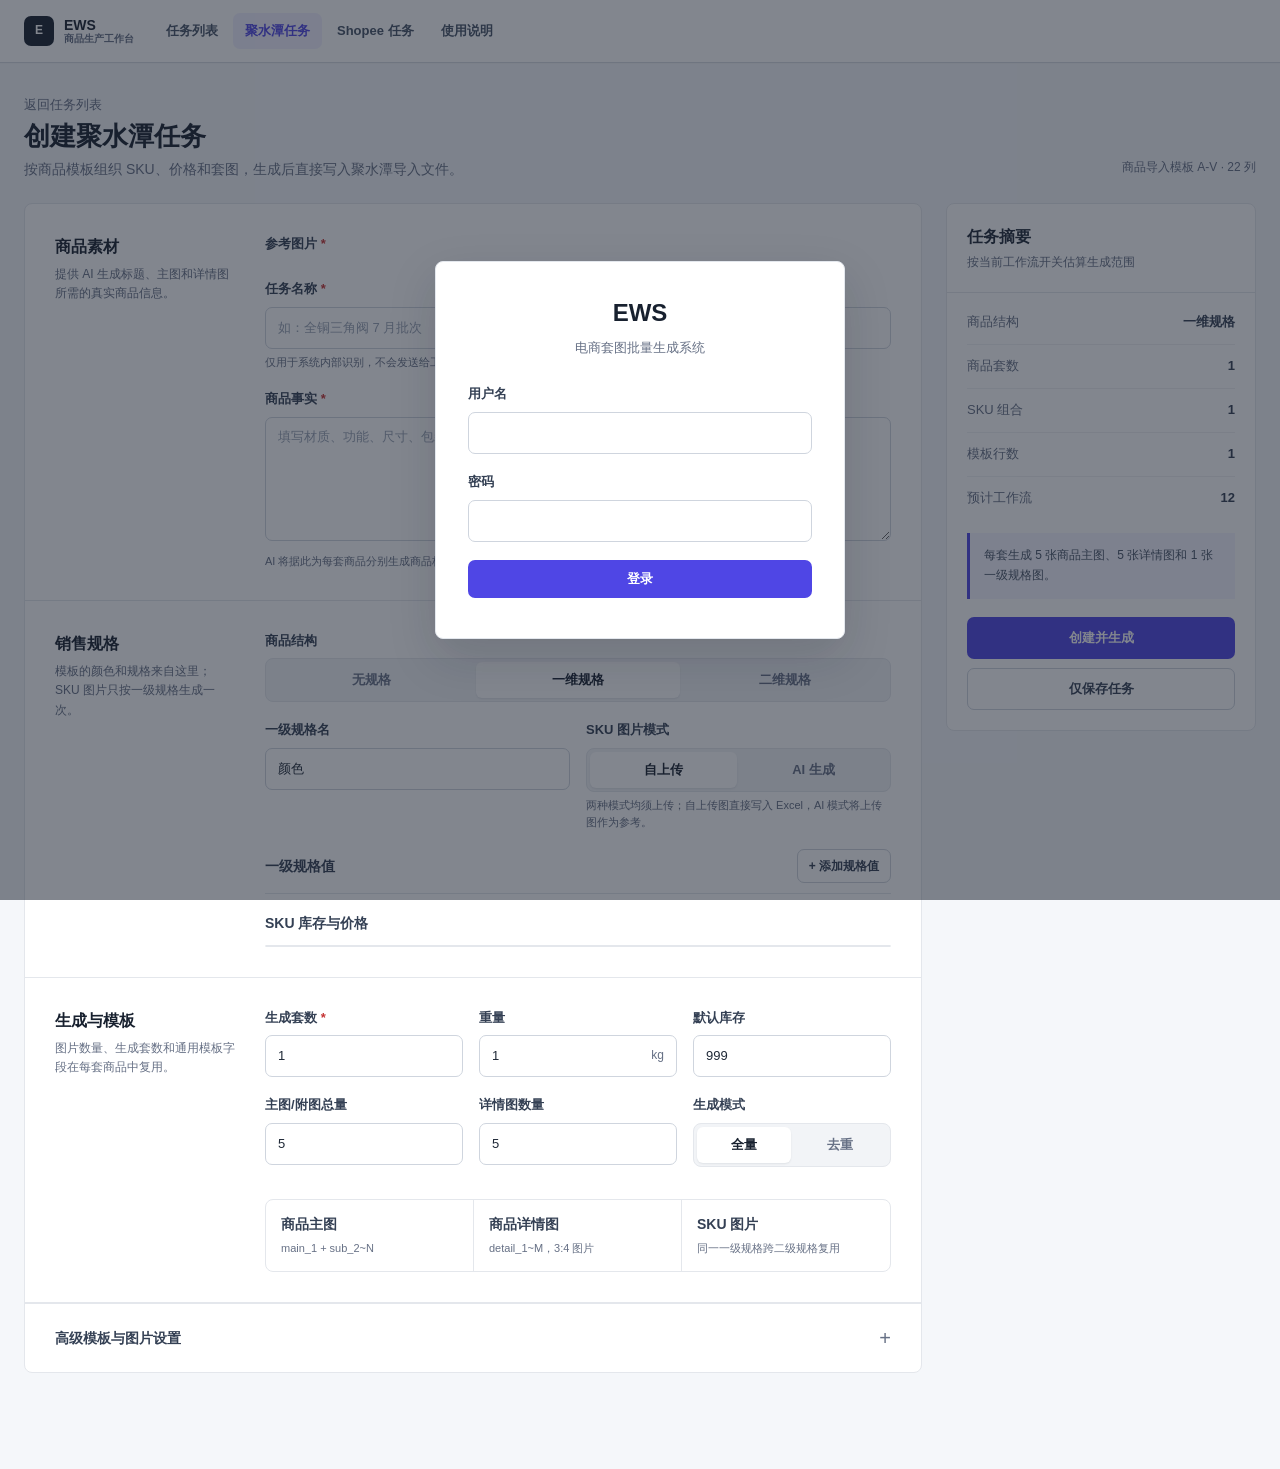
<file: create-jst.html>
<!DOCTYPE html>
<html lang="zh-CN">
<head>
<meta charset="UTF-8">
<meta name="viewport" content="width=device-width,initial-scale=1.0">
<title>创建聚水潭任务 - EWS</title>
<link rel="stylesheet" href="/css/style.css">
<style>
:root{--jst-accent:#4f46e5;--jst-ink:#18212f;--jst-muted:#667085;--jst-line:#e4e7ec;--jst-soft:#f8f9fc}
.app-container.jst-create{max-width:1380px;padding-bottom:96px}.create-header{display:flex;align-items:flex-end;justify-content:space-between;gap:24px;margin:30px 0 22px}.create-header h1{margin:4px 0 6px;color:var(--jst-ink);font-size:26px;line-height:1.25}.create-header p{color:var(--jst-muted);font-size:14px}.back-link{color:var(--jst-muted);font-size:13px}.template-mark{padding-bottom:4px;color:var(--jst-muted);font-size:12px;white-space:nowrap}.create-layout{display:grid;grid-template-columns:minmax(0,1fr) 310px;gap:24px;align-items:start}.form-surface{overflow:hidden;border:1px solid var(--jst-line);border-radius:8px;background:#fff}.form-section{display:grid;grid-template-columns:180px minmax(0,1fr);gap:30px;padding:30px;border-bottom:1px solid var(--jst-line)}.form-section:last-child{border-bottom:0}.section-title h2{margin:0 0 6px;color:var(--jst-ink);font-size:16px}.section-title p{color:var(--jst-muted);font-size:12px;line-height:1.6}.section-fields{min-width:0}.field-grid{display:grid;grid-template-columns:repeat(2,minmax(0,1fr));gap:16px}.field-grid.three{grid-template-columns:repeat(3,minmax(0,1fr))}.input-suffix{position:relative}.input-suffix .form-input{padding-right:45px}.input-suffix span{position:absolute;top:50%;right:13px;transform:translateY(-50%);color:var(--jst-muted);font-size:12px}.segmented{display:grid;grid-auto-flow:column;grid-auto-columns:1fr;gap:3px;padding:3px;border:1px solid var(--jst-line);border-radius:8px;background:#f2f4f7}.segmented label{position:relative;min-width:0;cursor:pointer}.segmented input{position:absolute;opacity:0}.segmented span{display:flex;align-items:center;justify-content:center;min-height:36px;padding:7px 9px;border-radius:6px;color:var(--jst-muted);font-size:13px;font-weight:650;white-space:nowrap}.segmented input:checked+span{background:#fff;color:var(--jst-ink);box-shadow:0 1px 2px rgba(16,24,40,.08)}.reference-grid{display:grid;grid-template-columns:1.6fr repeat(4,minmax(88px,1fr));gap:10px}.reference-slot{min-width:0}.reference-slot>input{display:none}.reference-zone{position:relative;display:flex;align-items:center;justify-content:center;width:100%;aspect-ratio:1;overflow:hidden;border:1px dashed #b8c0cc;border-radius:8px;background:var(--jst-soft);cursor:pointer;transition:border-color .18s ease,background .18s ease,box-shadow .18s ease}.reference-slot:first-child .reference-zone{aspect-ratio:4/3}.reference-zone:hover{border-color:var(--jst-accent);background:#f5f5ff}.reference-zone img{display:none;width:100%;height:100%;object-fit:cover}.reference-zone.has-image{border-style:solid;background:#fff}.reference-zone.has-image img{display:block}.reference-zone.has-image .upload-copy{display:none}.upload-copy{padding:10px;color:var(--jst-muted);font-size:12px;line-height:1.55;text-align:center}.upload-copy strong{display:block;color:#344054;font-size:13px}.reference-remove{display:none;position:absolute;top:6px;right:6px;z-index:2;width:26px;height:26px;border:0;border-radius:6px;background:rgba(17,24,39,.78);color:#fff;font-size:18px;cursor:pointer}.reference-zone.has-image .reference-remove{display:block}.reference-caption{margin-top:5px;color:var(--jst-muted);font-size:11px;text-align:center}.option-toolbar,.matrix-toolbar{display:flex;align-items:center;justify-content:space-between;gap:14px;margin:18px 0 10px}.option-toolbar h3,.matrix-toolbar h3{margin:0;color:#344054;font-size:14px}.icon-command{display:inline-flex;align-items:center;justify-content:center;min-height:34px;padding:6px 11px;border:1px solid #d0d5dd;border-radius:7px;background:#fff;color:#344054;font-size:12px;font-weight:650;cursor:pointer}.option-list{border-top:1px solid var(--jst-line)}.option-row{display:grid;grid-template-columns:minmax(150px,1fr) minmax(180px,240px) minmax(150px,.8fr) 34px;gap:12px;align-items:end;padding:14px 0;border-bottom:1px solid var(--jst-line)}.mini-upload{position:relative;display:flex;align-items:center;gap:10px;min-height:42px;overflow:hidden;padding:7px 10px;border:1px dashed #b8c0cc;border-radius:7px;background:var(--jst-soft);cursor:pointer;transition:border-color .18s ease,background .18s ease,box-shadow .18s ease}.mini-upload img{display:none;width:38px;height:32px;border-radius:5px;object-fit:cover}.mini-upload.has-image img{display:block}.mini-upload-text{overflow:hidden;color:var(--jst-muted);font-size:12px;text-overflow:ellipsis;white-space:nowrap}.reference-zone.is-dragging,.mini-upload.is-dragging{border-color:var(--jst-accent);background:#f5f5ff;box-shadow:0 0 0 3px rgba(79,70,229,.12)}.reference-zone.is-dragging::after,.mini-upload.is-dragging::after{content:'松开以上传';position:absolute;inset:5px;z-index:3;display:grid;place-items:center;border-radius:6px;background:rgba(255,255,255,.94);color:var(--jst-accent);font-size:12px;font-weight:700}.remove-option{width:34px;height:34px;border:0;border-radius:6px;background:transparent;color:#98a2b3;font-size:20px;cursor:pointer}.remove-option:hover{background:#fff1f1;color:#b42318}.tier2-panel{margin-top:18px;padding:16px;border-radius:8px;background:var(--jst-soft)}.matrix{overflow:hidden;border:1px solid var(--jst-line);border-radius:8px}.matrix-head,.sku-row{display:grid;grid-template-columns:minmax(150px,1.25fr) 84px 108px 108px minmax(100px,.8fr) 38px;gap:10px;align-items:center;padding:10px 12px}.matrix-head{background:var(--jst-soft);color:var(--jst-muted);font-size:11px;font-weight:750}.sku-entry{border-top:1px solid var(--jst-line)}.sku-entry:first-child{border-top:0}.sku-row{background:#fff}.sku-entry.disabled .sku-row{opacity:.5}.sku-label{overflow:hidden;color:#344054;font-size:13px;font-weight:650;text-overflow:ellipsis;white-space:nowrap}.sku-row .form-input{min-height:36px;padding:7px 9px}.sku-enabled{display:grid;place-items:center}.sku-enabled input{width:16px;height:16px}.sku-advanced{display:grid;grid-template-columns:repeat(2,minmax(0,1fr));gap:14px;padding:12px 12px 16px 172px;background:var(--jst-soft)}.sku-advanced[hidden]{display:none}.float-control{grid-column:1/-1;display:flex;align-items:center;gap:8px;color:#475467;font-size:12px}.price-range{grid-column:1/-1;display:grid;grid-template-columns:1fr 1fr 150px;gap:10px}.price-range[hidden]{display:none}.matrix-empty{padding:22px;color:var(--jst-muted);font-size:13px;text-align:center}.advanced{border-top:1px solid var(--jst-line)}.advanced>summary{display:flex;align-items:center;justify-content:space-between;padding:18px 30px;list-style:none;color:#344054;font-size:14px;font-weight:700;cursor:pointer}.advanced>summary::after{content:'+';color:#667085;font-size:20px;font-weight:400}.advanced[open]>summary::after{content:'−'}.advanced-content{padding:4px 30px 30px;border-top:1px solid var(--jst-line)}.advanced-group{padding-top:22px}.advanced-group h3{margin:0 0 14px;color:#344054;font-size:13px}.output-strip{display:grid;grid-template-columns:repeat(3,1fr);overflow:hidden;margin-top:16px;border:1px solid var(--jst-line);border-radius:8px}.output-cell{padding:13px 15px;border-right:1px solid var(--jst-line)}.output-cell:last-child{border-right:0}.output-cell b{display:block;color:#344054;font-size:14px}.output-cell span{color:var(--jst-muted);font-size:11px}.summary-rail{position:sticky;top:82px;overflow:hidden;border:1px solid var(--jst-line);border-radius:8px;background:#fff}.summary-head{padding:20px;border-bottom:1px solid var(--jst-line)}.summary-head h2{margin:0 0 4px;font-size:16px}.summary-head p{color:var(--jst-muted);font-size:12px}.summary-body{padding:8px 20px 2px}.summary-row{display:flex;align-items:center;justify-content:space-between;gap:16px;padding:11px 0;color:var(--jst-muted);font-size:13px}.summary-row+.summary-row{border-top:1px solid #f0f1f3}.summary-row strong{color:#344054;font-variant-numeric:tabular-nums}.summary-output{margin:12px 20px 18px;padding:13px 14px;border-left:3px solid var(--jst-accent);background:#f5f5ff;color:#475467;font-size:12px;line-height:1.65}.summary-actions{display:grid;gap:9px;padding:0 20px 20px}.summary-actions .btn{width:100%;min-height:42px}.inline-error{display:none;margin-top:6px;color:#b42318;font-size:12px}.inline-error.show{display:block}
.option-row{grid-template-columns:minmax(140px,1fr) minmax(170px,220px) minmax(160px,1fr) 34px}
.sku-label{border:0;background:transparent;text-align:left;cursor:pointer}
.matrix-head,.sku-row{grid-template-columns:minmax(150px,1.25fr) 84px 108px minmax(100px,.8fr) 38px}
@media(max-width:1050px){.create-layout{grid-template-columns:1fr}.summary-rail{position:static}.summary-actions{grid-template-columns:1fr 1fr}.summary-output{display:none}}
@media(max-width:760px){.app-container.jst-create{padding:0 14px 100px}.create-header{align-items:flex-start;margin-top:22px}.template-mark{display:none}.form-section{grid-template-columns:1fr;gap:18px;padding:22px 18px}.reference-grid{grid-template-columns:repeat(2,minmax(0,1fr))}.reference-slot:first-child{grid-column:1/-1}.field-grid,.field-grid.three{grid-template-columns:1fr}.option-row{position:relative;grid-template-columns:1fr;padding-right:42px}.remove-option{position:absolute;top:16px;right:0}.matrix{overflow-x:auto}.matrix-head,.sku-row{min-width:720px}.sku-advanced{min-width:720px;padding-left:12px}.advanced>summary{padding:17px 18px}.advanced-content{padding:2px 18px 22px}.output-strip{grid-template-columns:1fr}.output-cell{border-right:0;border-bottom:1px solid var(--jst-line)}.output-cell:last-child{border-bottom:0}.summary-actions{grid-template-columns:1fr}.segmented span{padding-inline:6px;font-size:12px}}
@media(max-width:760px){.matrix-head,.sku-row,.sku-advanced{min-width:620px}}
</style>
</head>
<body>
<script src="/js/nav.js"></script>
<div class="app-container jst-create">
  <header class="create-header">
    <div><a class="back-link" href="/">返回任务列表</a><h1>创建聚水潭任务</h1><p>按商品模板组织 SKU、价格和套图，生成后直接写入聚水潭导入文件。</p></div>
    <div class="template-mark">商品导入模板 A-V · 22 列</div>
  </header>
  <form id="taskForm" onsubmit="handleCreate(event)">
    <div class="create-layout">
      <main class="form-surface">
        <section class="form-section">
          <div class="section-title"><h2>商品素材</h2><p>提供 AI 生成标题、主图和详情图所需的真实商品信息。</p></div>
          <div class="section-fields">
            <div class="form-group"><label class="form-label">参考图片 <span class="required">*</span></label><div class="reference-grid" id="referenceGrid"></div><div class="inline-error" id="referenceError">请上传核心参考图</div></div>
            <div class="field-grid">
              <div class="form-group"><label class="form-label" for="taskName">任务名称 <span class="required">*</span></label><input class="form-input" id="taskName" maxlength="30" required placeholder="如：全铜三角阀 7 月批次"><div class="form-hint">仅用于系统内部识别，不会发送给工作流或写入商品标题。</div></div>
              <div class="form-group"><label class="form-label" for="referenceTitle">参考标题 <span class="optional">(可选)</span></label><input class="form-input" id="referenceTitle" maxlength="1000" placeholder="已有标题、核心关键词或标题方向"></div>
            </div>
            <div class="form-group"><label class="form-label" for="sourceBrief">商品事实 <span class="required">*</span></label><textarea class="form-textarea" id="sourceBrief" rows="5" minlength="10" maxlength="2000" required placeholder="填写材质、功能、尺寸、包装、适用场景和不能虚构的信息"></textarea><div class="form-hint">AI 将据此为每套商品分别生成商品标题、推荐文案、商品描述和 SKU 标题。</div></div>
          </div>
        </section>

        <section class="form-section">
          <div class="section-title"><h2>销售规格</h2><p>模板的颜色和规格来自这里；SKU 图片只按一级规格生成一次。</p></div>
          <div class="section-fields">
            <div class="form-group"><label class="form-label">商品结构</label><div class="segmented"><label><input type="radio" name="productType" value="single" onchange="setProductType(this.value)"><span>无规格</span></label><label><input type="radio" name="productType" value="one" checked onchange="setProductType(this.value)"><span>一维规格</span></label><label><input type="radio" name="productType" value="two" onchange="setProductType(this.value)"><span>二维规格</span></label></div></div>
            <div id="variationEditor">
              <div class="field-grid">
                <div class="form-group"><label class="form-label" for="tier1Name">一级规格名</label><input class="form-input" id="tier1Name" value="颜色" maxlength="30" placeholder="如：颜色、款式"></div>
                <div class="form-group"><label class="form-label">SKU 图片模式</label><div class="segmented"><label><input type="radio" name="imageMode" value="upload" checked onchange="setImageMode(this.value)"><span>自上传</span></label><label><input type="radio" name="imageMode" value="ai" onchange="setImageMode(this.value)"><span>AI 生成</span></label></div><div class="form-hint">两种模式均须上传；自上传图直接写入 Excel，AI 模式将上传图作为参考。</div></div>
              </div>
              <div class="option-toolbar"><h3>一级规格值</h3><button type="button" class="icon-command" onclick="addPrimaryOption()">+ 添加规格值</button></div>
              <div class="option-list" id="primaryOptions"></div>
              <div class="tier2-panel" id="tier2Panel" hidden><div class="field-grid"><div class="form-group"><label class="form-label" for="tier2Name">二级规格名</label><input class="form-input" id="tier2Name" value="规格" maxlength="30" placeholder="如：尺码、容量"></div><div class="form-group"><label class="form-label" for="tier2Values">二级规格值</label><textarea class="form-textarea" id="tier2Values" rows="3" placeholder="S, M, L" oninput="renderMatrix()"></textarea><div class="form-hint">逗号或换行分隔，最多 100 个 SKU 组合。</div></div></div></div>
            </div>
            <div class="matrix-toolbar"><h3>SKU 库存与价格</h3><span class="form-hint" id="matrixSummary"></span></div>
            <div class="matrix" id="skuMatrix"></div>
          </div>
        </section>

        <section class="form-section">
          <div class="section-title"><h2>生成与模板</h2><p>图片数量、生成套数和通用模板字段在每套商品中复用。</p></div>
          <div class="section-fields">
            <div class="field-grid three">
              <div class="form-group"><label class="form-label" for="generateCount">生成套数 <span class="required">*</span></label><input type="number" class="form-input" id="generateCount" value="1" min="1" max="100" required oninput="updateSummary()"></div>
              <div class="form-group"><label class="form-label" for="weight">重量</label><div class="input-suffix"><input type="number" class="form-input" id="weight" value="1" min="0" step="0.001"><span>kg</span></div></div>
              <div class="form-group"><label class="form-label" for="defaultStock">默认库存</label><input type="number" class="form-input" id="defaultStock" value="999" min="0" max="99999999" onchange="applyDefaultStock()"></div>
            </div>
            <div class="field-grid three">
              <div class="form-group"><label class="form-label" for="mainImageCount">主图/附图总量</label><input type="number" class="form-input" id="mainImageCount" value="5" min="1" max="9" oninput="updateSummary()"></div>
              <div class="form-group"><label class="form-label" for="detailImageCount">详情图数量</label><input type="number" class="form-input" id="detailImageCount" value="5" min="1" max="9" oninput="updateSummary()"></div>
              <div class="form-group"><label class="form-label">生成模式</label><div class="segmented"><label><input type="radio" name="generationMode" value="full" checked onchange="updateSummary()"><span>全量</span></label><label><input type="radio" name="generationMode" value="dedup" onchange="updateSummary()"><span>去重</span></label></div></div>
            </div>
            <div class="output-strip"><div class="output-cell"><b>商品主图</b><span>main_1 + sub_2~N</span></div><div class="output-cell"><b>商品详情图</b><span>detail_1~M，3:4 图片</span></div><div class="output-cell"><b>SKU 图片</b><span>同一一级规格跨二级规格复用</span></div></div>
          </div>
        </section>

        <section>
          <details class="advanced">
            <summary>高级模板与图片设置</summary>
            <div class="advanced-content">
              <div class="advanced-group"><h3>模板可选字段</h3><div class="field-grid"><div class="form-group"><label class="form-label" for="supplierName">供应商名</label><input class="form-input" id="supplierName" maxlength="100" placeholder="写入每个 SKU 行"></div><div class="form-group"><label class="form-label" for="productLink">宝贝链接</label><input type="url" class="form-input" id="productLink" placeholder="https://..."></div></div></div>
              <div class="advanced-group"><h3>AI 图片偏好</h3><div class="field-grid"><div class="form-group"><label class="form-label" for="mainDescription">主图生成描述</label><textarea class="form-textarea" id="mainDescription" rows="4" placeholder="背景、构图、光线和禁止元素"></textarea></div><div class="form-group"><label class="form-label" for="detailDescription">详情图生成描述</label><textarea class="form-textarea" id="detailDescription" rows="4" placeholder="卖点、细节、材质、尺寸和使用场景"></textarea></div></div></div>
            </div>
          </details>
        </section>
      </main>

      <aside class="summary-rail">
        <div class="summary-head"><h2>任务摘要</h2><p>按当前工作流开关估算生成范围</p></div>
        <div class="summary-body"><div class="summary-row"><span>商品结构</span><strong id="summaryType">一维规格</strong></div><div class="summary-row"><span>商品套数</span><strong id="summarySets">1</strong></div><div class="summary-row"><span>SKU 组合</span><strong id="summarySku">1</strong></div><div class="summary-row"><span>模板行数</span><strong id="summaryRows">1</strong></div><div class="summary-row"><span>预计工作流</span><strong id="summaryPlans">12</strong></div></div>
        <div class="summary-output" id="summaryOutput">每套生成 5 张商品主图、5 张详情图和 1 张一级规格图。</div>
        <div class="summary-actions"><button type="submit" name="action" value="start" class="btn btn-primary" id="startButton">创建并生成</button><button type="submit" name="action" value="draft" class="btn btn-outline" id="draftButton">仅保存任务</button></div>
      </aside>
    </div>
  </form>
</div>
<script src="/js/api.js?v=20260722-2"></script>
<script>
var referenceFiles=[null,null,null,null,null];
var primaryOptions=[];
var combinationState={};
var productType='one';
var imageMode='upload';
var optionSequence=0;
var submitting=false;
var operationToken=0;

document.addEventListener('DOMContentLoaded',async function(){
  if(!await requireAuth())return;
  if(!canCreatePlatform('jst')){showToast('当前账号无权创建聚水潭任务','error');setTimeout(function(){location.href='/'},800);return}
  refreshNavCredits();initReferenceGrid();addPrimaryOption();renderMatrix();updateSummary();
});

function canCreatePlatform(platform){var role=localStorage.getItem('ews_role')||'';var access=localStorage.getItem('ews_platform_access')||'allow';return role==='admin'||access==='allow'||access===platform}
function escapeHtml(value){return String(value??'').replace(/&/g,'&amp;').replace(/</g,'&lt;').replace(/>/g,'&gt;').replace(/"/g,'&quot;')}
function selectedValue(name){var input=document.querySelector('input[name="'+name+'"]:checked');return input?input.value:''}
function precisionOptions(selected){var options=[[2,'2位小数'],[1,'1位小数'],[0,'整数'],[-1,'十位归零'],[-2,'百位归零']];return options.map(function(item){return '<option value="'+item[0]+'"'+(Number(selected)===item[0]?' selected':'')+'>'+item[1]+'</option>'}).join('')}

function initReferenceGrid(){
  var labels=['核心参考图','辅助图 1','辅助图 2','辅助图 3','辅助图 4'];
  document.getElementById('referenceGrid').innerHTML=labels.map(function(label,index){return '<div class="reference-slot"><input type="file" id="referenceInput'+index+'" accept="image/*" multiple onchange="selectReference('+index+',event)"><div class="reference-zone" id="referenceZone'+index+'" onclick="document.getElementById(\'referenceInput'+index+'\').click()" ondragenter="setDropState(event,true)" ondragover="setDropState(event,true)" ondragleave="setDropState(event,false)" ondrop="dropReference('+index+',event)"><button type="button" class="reference-remove" onclick="removeReference('+index+',event)" aria-label="移除图片">×</button><img alt="'+label+'预览"><div class="upload-copy"><strong>'+(index===0?'拖入或点击上传':'拖入或点击添加')+'</strong>'+(index===0?'必填；可一次拖入多张':'可选')+'</div></div><div class="reference-caption">'+label+'</div></div>'}).join('');
}
function isImageFile(file){return file&&(/^image\//i.test(file.type)||/\.(jpe?g|png|webp|gif)$/i.test(file.name||''))}
function isSkuFile(file){return file&&(/^image\/(jpeg|jpg|png)$/i.test(file.type)||file.type==='application/octet-stream'||/\.(jpe?g|png)$/i.test(file.name||''))}
function setDropState(event,active){event.preventDefault();event.stopPropagation();if(!active&&event.relatedTarget&&event.currentTarget.contains(event.relatedTarget))return;event.currentTarget.classList.toggle('is-dragging',active)}
function setReferenceFile(index,file){referenceFiles[index]=file;var reader=new FileReader();reader.onload=function(loadEvent){if(referenceFiles[index]!==file)return;var zone=document.getElementById('referenceZone'+index);zone.querySelector('img').src=loadEvent.target.result;zone.classList.add('has-image')};reader.readAsDataURL(file)}
function assignReferenceFiles(index,files){var images=Array.from(files||[]).filter(isImageFile);if(!images.length){showToast('请拖入图片文件','error');return}var accepted=images.slice(0,referenceFiles.length-index);accepted.forEach(function(file,offset){setReferenceFile(index+offset,file)});if(images.length>accepted.length)showToast('参考图区最多保留5张图片','info');document.getElementById('referenceError').classList.remove('show')}
function selectReference(index,event){assignReferenceFiles(index,event.target.files);event.target.value=''}
function dropReference(index,event){event.preventDefault();event.stopPropagation();event.currentTarget.classList.remove('is-dragging');assignReferenceFiles(index,event.dataTransfer.files)}
function removeReference(index,event){event.stopPropagation();referenceFiles[index]=null;var input=document.getElementById('referenceInput'+index);input.value='';var zone=document.getElementById('referenceZone'+index);zone.classList.remove('has-image');zone.querySelector('img').removeAttribute('src')}

function newPrimaryOption(){optionSequence++;return{id:'p'+optionSequence,value:'',description:'',file:null,preview:''}}
function addPrimaryOption(){if(primaryOptions.length>=20){showToast('一级规格值最多20个','error');return}primaryOptions.push(newPrimaryOption());renderPrimaryOptions();renderMatrix()}
function removePrimaryOption(id){if(primaryOptions.length<=1){showToast('至少保留一个一级规格值','info');return}var removed=primaryOptions.find(function(option){return option.id===id});if(removed?.preview?.startsWith('blob:'))URL.revokeObjectURL(removed.preview);primaryOptions=primaryOptions.filter(function(option){return option.id!==id});renderPrimaryOptions();renderMatrix()}
function updatePrimaryValue(id,value){var option=primaryOptions.find(function(item){return item.id===id});if(option)option.value=value;renderMatrix()}
function updatePrimaryDescription(id,value){var option=primaryOptions.find(function(item){return item.id===id});if(option)option.description=value}
function renderPrimaryOptions(){
  var container=document.getElementById('primaryOptions');if(!container)return;
  container.innerHTML=primaryOptions.map(function(option,index){var aiMode=imageMode==='ai';var accept=aiMode?'image/*':'image/jpeg,image/png';return '<div class="option-row"><div class="form-group"><label class="form-label">规格值 '+(index+1)+'</label><input class="form-input" maxlength="100" value="'+escapeHtml(option.value)+'" placeholder="如：5个装" oninput="updatePrimaryValue(\''+option.id+'\',this.value)"></div><div class="form-group"><label class="form-label">'+(aiMode?'SKU 参考图':'SKU 成品图')+' <span class="required">*</span></label><div class="mini-upload'+(option.preview?' has-image':'')+'" onclick="document.getElementById(\'optionFile'+option.id+'\').click()" ondragenter="setDropState(event,true)" ondragover="setDropState(event,true)" ondragleave="setDropState(event,false)" ondrop="dropPrimaryImage(event,\''+option.id+'\')"><img src="'+escapeHtml(option.preview)+'" alt=""><span class="mini-upload-text">'+(option.file?escapeHtml(option.file.name):(aiMode?'拖入或点击上传 AI 参考图':'拖入或点击上传 SKU 成品图'))+'</span></div><input type="file" id="optionFile'+option.id+'" accept="'+accept+'" hidden onchange="selectPrimaryImage(\''+option.id+'\',event)"></div><div class="form-group"><label class="form-label">'+(aiMode?'SKU 图片提示词 <span class="optional">(可选)</span>':'导出方式')+'</label>'+(aiMode?'<input class="form-input" maxlength="300" value="'+escapeHtml(option.description)+'" placeholder="如：展示买二送三，一共到手5个" oninput="updatePrimaryDescription(\''+option.id+'\',this.value)">':'<div class="form-hint">该一级规格下的全部 SKU 共用此图片 URL</div>')+'</div><button type="button" class="remove-option" onclick="removePrimaryOption(\''+option.id+'\')" aria-label="删除规格值">×</button></div>'}).join('');
}
function setPrimaryImage(id,file){if(!isImageFile(file)){showToast('请拖入图片文件','error');return}if(imageMode==='upload'&&!isSkuFile(file)){showToast('SKU 成品图仅支持 JPG 或 PNG','error');return}var option=primaryOptions.find(function(item){return item.id===id});if(!option)return;if(option.preview?.startsWith('blob:'))URL.revokeObjectURL(option.preview);option.file=file;option.preview=URL.createObjectURL(file);renderPrimaryOptions()}
function selectPrimaryImage(id,event){setPrimaryImage(id,event.target.files[0]);event.target.value=''}
function dropPrimaryImage(event,id){event.preventDefault();event.stopPropagation();event.currentTarget.classList.remove('is-dragging');setPrimaryImage(id,Array.from(event.dataTransfer.files||[]).find(isImageFile))}
function setProductType(value){snapshotMatrix();productType=value;document.getElementById('variationEditor').hidden=value==='single';document.getElementById('tier2Panel').hidden=value!=='two';renderPrimaryOptions();renderMatrix();updateSummary()}
function setImageMode(value){imageMode=value;renderPrimaryOptions();renderMatrix();updateSummary()}
function tier2Values(){if(productType!=='two')return[''];var seen=new Set();return document.getElementById('tier2Values').value.split(/[，,\n]/).map(function(value){return value.trim()}).filter(function(value){var key=value.toLowerCase();if(!value||seen.has(key))return false;seen.add(key);return true})}
function comboKey(primaryId,option2){return productType==='single'?'single':primaryId+'|'+option2}
function getCombinations(){if(productType==='single')return[{key:'single',primaryId:'',option1:'',option2:''}];var second=tier2Values();if(productType==='two'&&!second.length)return[];var combos=[];primaryOptions.some(function(option){return second.some(function(option2){combos.push({key:comboKey(option.id,option2),primaryId:option.id,option1:option.value.trim(),option2:option2});return combos.length>100})});return combos}
function defaultComboState(){return{enabled:true,stock:document.getElementById('defaultStock')?.value||'999',price:'',sku:'',float:false,min:'',max:'',precision:0,minDistribution:'',maxDistribution:''}}
function snapshotMatrix(){document.querySelectorAll('.sku-entry[data-key]').forEach(function(entry){var state=combinationState[entry.dataset.key]||defaultComboState();state.enabled=entry.querySelector('.v-enabled').checked;state.stock=entry.querySelector('.v-stock').value;state.price=entry.querySelector('.v-price').value;state.sku=entry.querySelector('.v-sku').value;state.float=entry.querySelector('.v-float').checked;state.min=entry.querySelector('.v-min').value;state.max=entry.querySelector('.v-max').value;state.precision=entry.querySelector('.v-precision').value;state.minDistribution=entry.querySelector('.v-min-distribution').value;state.maxDistribution=entry.querySelector('.v-max-distribution').value;combinationState[entry.dataset.key]=state})}
function renderMatrix(){
  snapshotMatrix();
  var combinations=getCombinations();
  var matrix=document.getElementById('skuMatrix');
  if(!combinations.length){matrix.innerHTML='<div class="matrix-empty">请填写二级规格值</div>';document.getElementById('matrixSummary').textContent='0 个组合';updateSummary();return}
  var html='<div class="matrix-head"><span>规格组合</span><span>库存</span><span>基本售价</span><span>商家 SKU</span><span>启用</span></div>';
  combinations.forEach(function(combo){
    var state=combinationState[combo.key]||defaultComboState();
    combinationState[combo.key]=state;
    var label=productType==='single'?'默认商品':combo.option1+(combo.option2?' / '+combo.option2:'');
    html+='<div class="sku-entry'+(state.enabled?'':' disabled')+'" data-key="'+escapeHtml(combo.key)+'">'
      +'<div class="sku-row"><button type="button" class="sku-label" onclick="toggleAdvanced(this)">'+escapeHtml(label)+' +</button>'
      +'<input type="number" class="form-input v-stock" min="0" max="99999999" value="'+escapeHtml(state.stock)+'" oninput="syncEntry(this)">'
      +'<input type="number" class="form-input v-price" min="0" step="0.01" value="'+escapeHtml(state.price)+'"'+(state.float?' disabled':'')+' oninput="syncEntry(this)">'
      +'<input class="form-input v-sku" maxlength="71" value="'+escapeHtml(state.sku)+'" placeholder="可选，最多71字符" oninput="syncEntry(this)">'
      +'<label class="sku-enabled"><input type="checkbox" class="v-enabled"'+(state.enabled?' checked':'')+' onchange="toggleEntry(this)"></label></div>'
      +'<div class="sku-advanced" hidden><label class="float-control"><input type="checkbox" class="v-float"'+(state.float?' checked':'')+' onchange="toggleFloat(this)"> 启用该 SKU 的价格浮动</label>'
      +'<div class="price-range"'+(state.float?'':' hidden')+'><div class="form-group"><label class="form-label">浮动最低价</label><input type="number" class="form-input v-min" min="0" step="0.01" value="'+escapeHtml(state.min)+'" oninput="syncEntry(this)"></div>'
      +'<div class="form-group"><label class="form-label">浮动最高价</label><input type="number" class="form-input v-max" min="0" step="0.01" value="'+escapeHtml(state.max)+'" oninput="syncEntry(this)"></div>'
      +'<div class="form-group"><label class="form-label">取价精度</label><select class="form-input v-precision" onchange="syncEntry(this)">'+precisionOptions(state.precision)+'</select></div></div>'
      +'<div class="form-group"><label class="form-label">最低分销控价</label><input type="number" class="form-input v-min-distribution" min="0" step="0.01" value="'+escapeHtml(state.minDistribution)+'" oninput="syncEntry(this)"></div>'
      +'<div class="form-group"><label class="form-label">最高分销控价</label><input type="number" class="form-input v-max-distribution" min="0" step="0.01" value="'+escapeHtml(state.maxDistribution)+'" oninput="syncEntry(this)"></div></div></div>';
  });
  matrix.innerHTML=html;
  document.getElementById('matrixSummary').textContent=combinations.filter(function(combo){return combinationState[combo.key].enabled}).length+' 个启用组合';
  updateSummary();
}
function toggleAdvanced(button){var panel=button.closest('.sku-entry').querySelector('.sku-advanced');panel.hidden=!panel.hidden}
function syncEntry(input){snapshotMatrix();updateSummary()}
function toggleEntry(input){var entry=input.closest('.sku-entry');entry.classList.toggle('disabled',!input.checked);snapshotMatrix();updateSummary()}
function toggleFloat(input){var entry=input.closest('.sku-entry');entry.querySelector('.price-range').hidden=!input.checked;entry.querySelector('.v-price').disabled=input.checked;snapshotMatrix();updateSummary()}
function applyDefaultStock(){var value=document.getElementById('defaultStock').value||'999';Object.keys(combinationState).forEach(function(key){combinationState[key].stock=value});document.querySelectorAll('.v-stock').forEach(function(input){input.value=value});updateSummary()}
function enabledCombinations(){snapshotMatrix();return getCombinations().filter(function(combo){return combinationState[combo.key]?.enabled})}
function uniquePrimaryCount(combinations){if(productType==='single'||imageMode!=='ai')return 0;return new Set(combinations.map(function(combo){return combo.primaryId})).size}
function updateSummary(){var combos=enabledCombinations();var sets=Math.max(parseInt(document.getElementById('generateCount')?.value)||1,1);var main=Math.min(Math.max(parseInt(document.getElementById('mainImageCount')?.value)||5,1),9);var detail=Math.min(Math.max(parseInt(document.getElementById('detailImageCount')?.value)||5,1),9);var groups=uniquePrimaryCount(combos);var mode=selectedValue('generationMode')||'full';var imagePlans=mode==='dedup'?sets+(main-1)+detail+groups:sets*(main+detail+groups);var productsPerBatch=Math.min(10,Math.max(1,Math.floor(100/Math.max(combos.length,1))));var metadataPlans=Math.ceil(sets/productsPerBatch);document.getElementById('summaryType').textContent=productType==='single'?'无规格':productType==='two'?'二维规格':'一维规格';document.getElementById('summarySets').textContent=sets;document.getElementById('summarySku').textContent=combos.length;document.getElementById('summaryRows').textContent=sets*combos.length;document.getElementById('summaryPlans').textContent=imagePlans+metadataPlans;document.getElementById('summaryOutput').textContent='每套 '+main+' 张商品主图、'+detail+' 张详情图'+(groups?'、'+groups+' 张一级规格图':'')+'；导出约 '+(sets*combos.length)+' 行。'}

function numericValue(value,label,index,optional){if(value===''&&optional)return null;var number=Number(value);if(!Number.isFinite(number)||number<0)throw new Error('SKU #'+(index+1)+' 的'+label+'必须为大于等于0的数字');return number}
function validateModel(){
  if(!document.getElementById('taskName').value.trim())return '请填写任务名称';if(!referenceFiles[0])return '请上传核心参考图';var sourceBrief=document.getElementById('sourceBrief').value.trim();if(sourceBrief.length<10||sourceBrief.length>2000)return '商品事实必须为10~2000字符';
  if(productType!=='single'&&primaryOptions.some(function(option){return !option.value.trim()}))return '请填写全部一级规格值';if(productType==='two'&&!tier2Values().length)return '请填写二级规格值';
  if(productType!=='single'&&primaryOptions.some(function(option){return option.value.trim()&&!option.file}))return imageMode==='ai'?'每个一级规格值都必须上传 SKU 参考图':'每个一级规格值都必须上传 SKU 成品图';
  if(productType!=='single'&&imageMode==='upload'&&primaryOptions.some(function(option){return option.file&&!isSkuFile(option.file)}))return'SKU 成品图仅支持 JPG 或 PNG';
  if(getCombinations().length>100)return 'SKU 组合不能超过100个';var combos=enabledCombinations();if(!combos.length)return '至少启用一个 SKU 组合';var skuCodes=new Set();
  try{combos.forEach(function(combo,index){var state=combinationState[combo.key];var stock=numericValue(state.stock,'库存',index,false);if(!Number.isInteger(stock))throw new Error('SKU #'+(index+1)+' 的库存必须为整数');var minDistribution=numericValue(state.minDistribution,'最低分销控价',index,true);var maxDistribution=numericValue(state.maxDistribution,'最高分销控价',index,true);if(minDistribution!==null&&maxDistribution!==null&&maxDistribution<minDistribution)throw new Error('SKU #'+(index+1)+' 的最高分销控价不能低于最低分销控价');if(state.float){var min=numericValue(state.min,'浮动最低价',index,false);var max=numericValue(state.max,'浮动最高价',index,false);if(max<min)throw new Error('SKU #'+(index+1)+' 的浮动最高价不能低于最低价')}else numericValue(state.price,'基本售价',index,true);var sku=state.sku.trim().toLowerCase();if(sku.length>71)throw new Error('商家 SKU 最多71字符，系统随机前缀另占9字符');if(sku&&skuCodes.has(sku))throw new Error('商家 SKU 不能重复');if(sku)skuCodes.add(sku)})}catch(error){return error.message}
  return '';
}

async function uploadWithLimit(items,limit,worker){var results=new Array(items.length);var cursor=0;async function run(){while(cursor<items.length){var index=cursor++;results[index]=await worker(items[index],index)}}await Promise.all(Array.from({length:Math.min(limit,items.length)},run));return results}
function setSubmitting(active,action){submitting=active;var start=document.getElementById('startButton'),draft=document.getElementById('draftButton');start.disabled=active;draft.disabled=active;start.classList.toggle('is-loading',active&&action==='start');draft.classList.toggle('is-loading',active&&action==='draft')}
async function stopExpiredOperation(token,taskId,savedTask){if(operationToken===token)return false;if(taskId&&!savedTask){try{await API.deleteTask(taskId)}catch(error){}}return true}
async function handleCreate(event){
  event.preventDefault();if(submitting)return;var action=event.submitter?.value||'start';var modelError=validateModel();if(modelError){showToast(modelError,'error');return}
  var token=++operationToken;setSubmitting(true,action);var taskId='';var savedTask=false;var timeout=setTimeout(function(){if(submitting&&operationToken===token){operationToken++;setSubmitting(false,action);showToast('服务器超过120秒未响应，请检查任务列表后重试','error')}},120000);
  try{
    var init=await API.initTask('jst');if(!init.success)throw new Error(init.error||'任务初始化失败');taskId=init.task_id;if(await stopExpiredOperation(token,taskId,savedTask))return;
    var referenceItems=referenceFiles.map(function(file,index){return file?{file:file,index:index}:null}).filter(Boolean);var uploadedReferences=await uploadWithLimit(referenceItems,2,async function(item){var result=await API.uploadFile(taskId,item.file,item.index===0?'reference':'auxiliary');if(!result.success)throw new Error(result.error||'参考图上传失败');return{index:item.index,url:result.url||result.key}});if(await stopExpiredOperation(token,taskId,savedTask))return;
    var coreUrl=uploadedReferences.find(function(item){return item.index===0}).url;var auxiliaryUrls=uploadedReferences.filter(function(item){return item.index>0}).map(function(item){return item.url});
    var primaryFiles=productType==='single'?[]:primaryOptions.filter(function(option){return option.file});var uploadedPrimary=await uploadWithLimit(primaryFiles,imageMode==='upload'?1:2,async function(option){var result=await API.uploadFile(taskId,option.file,imageMode==='ai'?'sku-reference':'sku-upload');if(!result.success)throw new Error(result.error||(imageMode==='ai'?'SKU参考图上传失败':'SKU图片上传失败'));return{id:option.id,url:result.url||result.key}});var primaryUrls={};uploadedPrimary.forEach(function(item){primaryUrls[item.id]=item.url});if(await stopExpiredOperation(token,taskId,savedTask))return;
    var combinations=enabledCombinations();var tier1Name=productType==='single'?'':document.getElementById('tier1Name').value.trim()||'颜色';var tier2Name=productType==='two'?(document.getElementById('tier2Name').value.trim()||'规格'):'';
    var variants=combinations.map(function(combo){var state=combinationState[combo.key];var primary=primaryOptions.find(function(option){return option.id===combo.primaryId});return{tier1_name:tier1Name,tier1_value:combo.option1,tier2_name:tier2Name,tier2_value:combo.option2,sku_image:primaryUrls[combo.primaryId]||'',stock:Number(state.stock),sku_code:state.sku.trim(),price:state.float?Number(state.min):(state.price===''?null:Number(state.price)),price_float_enabled:state.float?1:0,price_min:state.float?Number(state.min):null,price_max:state.float?Number(state.max):null,price_precision:Number(state.precision)||0,min_distribution_price:state.minDistribution===''?null:Number(state.minDistribution),max_distribution_price:state.maxDistribution===''?null:Number(state.maxDistribution),sku_description:imageMode==='ai'&&primary?primary.description.trim():''}});
    var payload={name:document.getElementById('taskName').value.trim(),topic_items:document.getElementById('referenceTitle').value.trim(),source_brief:document.getElementById('sourceBrief').value.trim(),product_link:document.getElementById('productLink').value.trim(),supplier_name:document.getElementById('supplierName').value.trim(),main_description:document.getElementById('mainDescription').value.trim(),detail_description:document.getElementById('detailDescription').value.trim(),reference_image:coreUrl,auxiliary_images:JSON.stringify(auxiliaryUrls),generate_count:Number(document.getElementById('generateCount').value),stock:Number(document.getElementById('defaultStock').value),weight:Number(document.getElementById('weight').value),product_type:productType,variation_image_mode:productType==='single'?'none':imageMode,mode:selectedValue('generationMode'),main_image_count:Number(document.getElementById('mainImageCount').value),detail_image_count:Number(document.getElementById('detailImageCount').value),variants:variants};
    var saved=await API.updateTask(taskId,payload);if(!saved.success)throw new Error(saved.error||'任务保存失败');savedTask=true;if(await stopExpiredOperation(token,taskId,savedTask))return;
    if(action==='start'){var pushed=await API.pushTask(taskId,false);if(!pushed.success)throw new Error(pushed.error||'任务推送失败');showToast('任务已创建并进入生成队列','success')}else showToast('任务已保存，尚未开始生成','success');clearTimeout(timeout);location.href='/?task='+encodeURIComponent(taskId);
  }catch(error){clearTimeout(timeout);if(taskId&&!savedTask){try{await API.deleteTask(taskId)}catch(cleanupError){}}if(operationToken!==token)return;showToast(error.message||'创建失败','error');setSubmitting(false,action)}
}
</script>
</body>
</html>
</file>
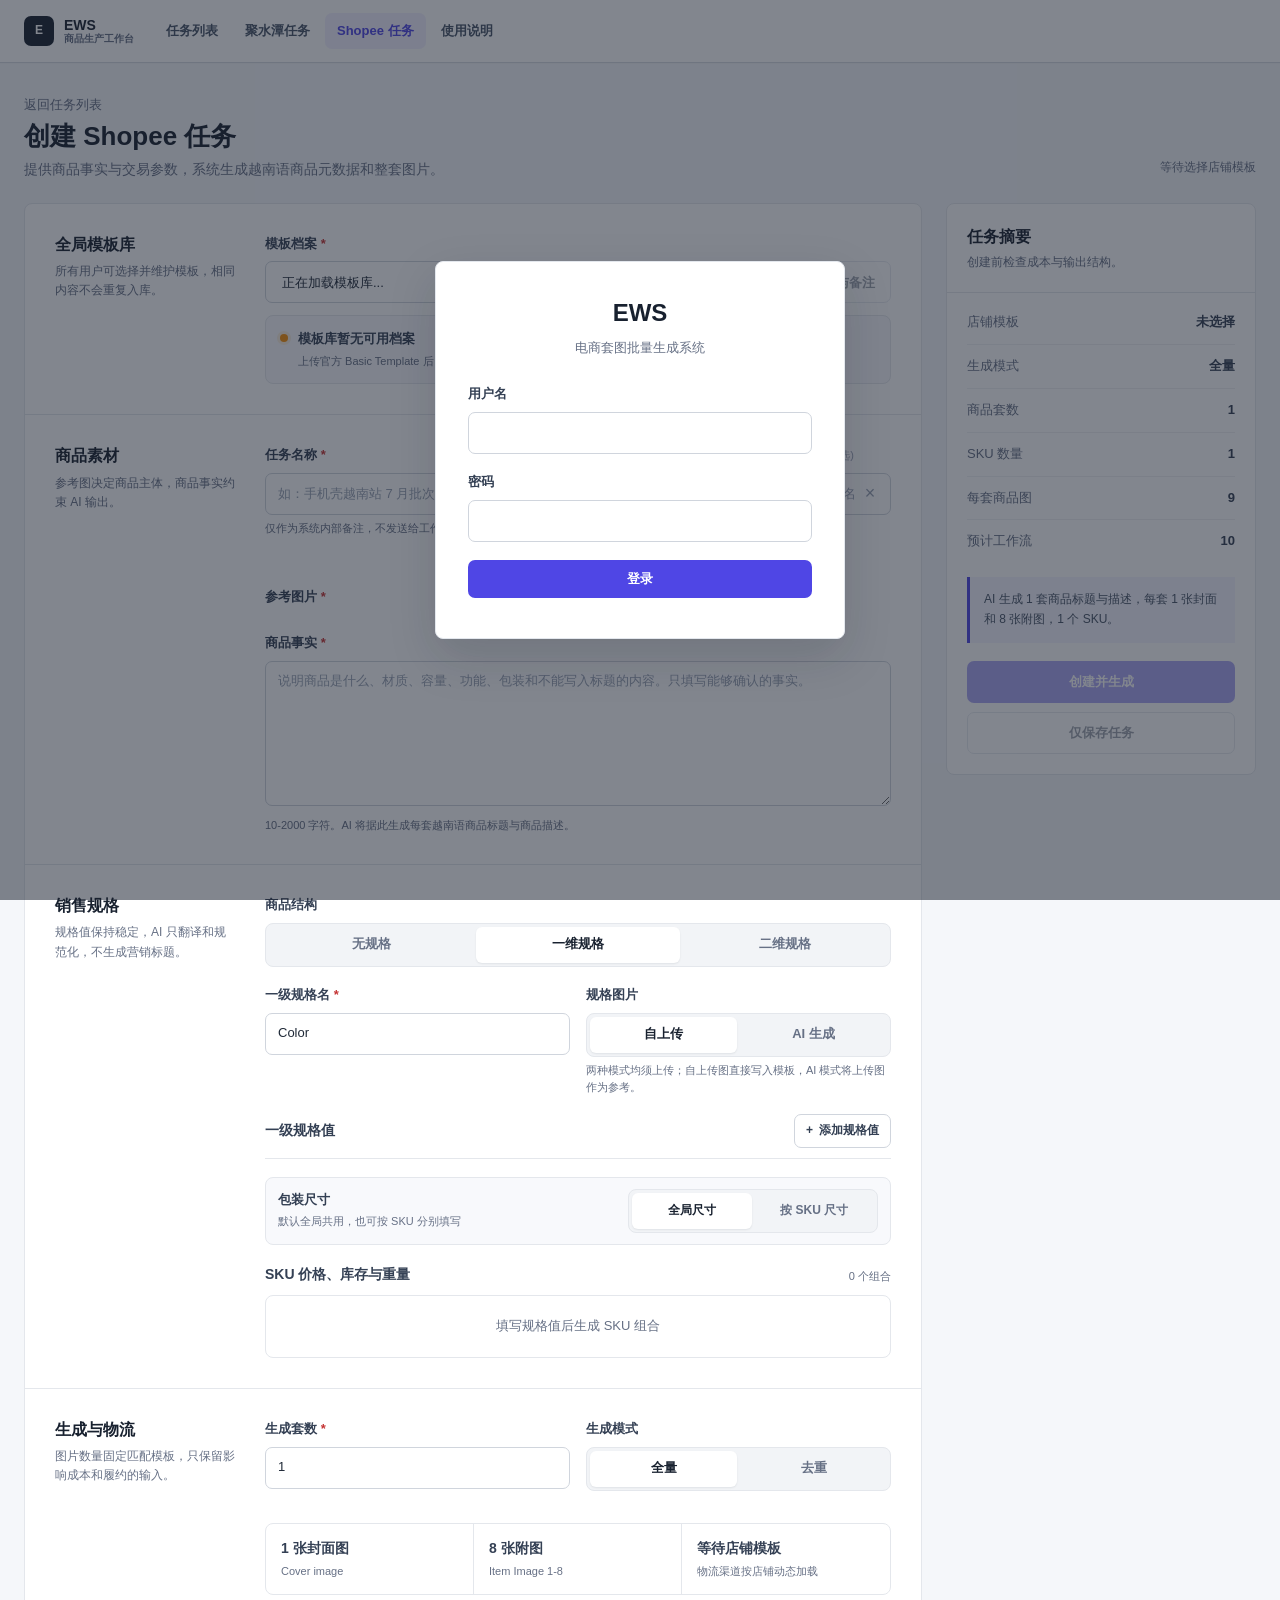
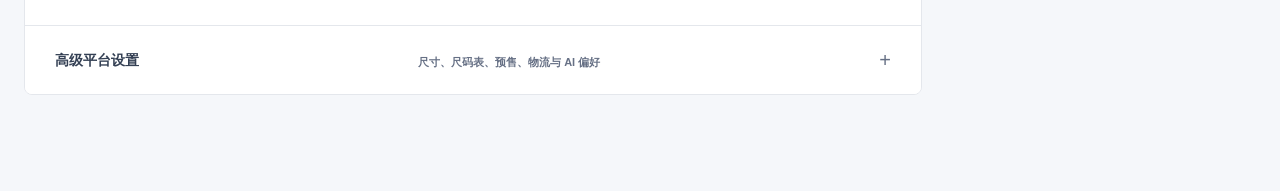
<file: create-shopee.html>
<!DOCTYPE html>
<html lang="zh-CN">
<head>
<meta charset="UTF-8">
<meta name="viewport" content="width=device-width,initial-scale=1.0">
<title>创建 Shopee 任务 - EWS</title>
<link rel="stylesheet" href="/css/style.css">
<style>
:root{--shopee-accent:#4f46e5;--shopee-accent-dark:#4338ca;--shopee-ink:#18212f;--shopee-muted:#667085;--shopee-line:#e4e7ec;--shopee-bg:#f5f7fa;--shopee-soft:#f8f9fc}
body{background:var(--shopee-bg);color:var(--shopee-ink)}
.app-container.shopee-create{max-width:1380px;padding-bottom:96px}
.create-header{display:flex;align-items:flex-end;justify-content:space-between;gap:24px;margin:30px 0 22px}
.create-header h1{font-size:26px;line-height:1.25;color:var(--shopee-ink);margin:4px 0 6px;letter-spacing:0}
.create-header p{font-size:14px;color:var(--shopee-muted);margin:0}
.back-link{font-size:13px;color:var(--shopee-muted)}
.template-mark{font-size:12px;color:var(--shopee-muted);padding-bottom:4px;white-space:nowrap}
.store-control{display:grid;grid-template-columns:minmax(0,1fr) auto;gap:10px;align-items:end}
.store-control .form-group{margin-bottom:0}.store-actions{display:flex;gap:8px;flex-wrap:wrap}.store-actions .btn{min-height:42px;white-space:nowrap}
.store-status{display:flex;align-items:flex-start;justify-content:space-between;gap:18px;margin-top:12px;padding:13px 14px;border:1px solid var(--shopee-line);border-radius:8px;background:var(--shopee-soft)}
.store-status-main{display:flex;gap:10px;min-width:0}.store-status-dot{flex:0 0 auto;width:8px;height:8px;margin-top:5px;border-radius:50%;background:#12b76a;box-shadow:0 0 0 3px rgba(18,183,106,.12)}
.store-status.is-empty .store-status-dot{background:#f79009;box-shadow:0 0 0 3px rgba(247,144,9,.12)}
.store-status.is-pending .store-status-dot{background:#f79009;box-shadow:0 0 0 3px rgba(247,144,9,.12)}
.store-status.is-disabled .store-status-dot{background:#98a2b3;box-shadow:0 0 0 3px rgba(152,162,179,.14)}
.store-status strong{display:block;font-size:13px;color:#344054}.store-status p{margin:3px 0 0;font-size:11px;line-height:1.55;color:var(--shopee-muted)}
.store-meta{flex:0 0 auto;text-align:right;font-size:11px;line-height:1.6;color:var(--shopee-muted);font-variant-numeric:tabular-nums}.store-meta .icon-command{margin-top:6px}
.admin-review{margin-top:14px;padding:14px;border:1px solid #fedf89;border-radius:8px;background:#fffaeb}.admin-review[hidden]{display:none}.admin-review h4{margin:0 0 5px;font-size:13px;color:#93370d}.admin-review p{margin:0 0 12px;font-size:12px;color:#7a2e0e;line-height:1.55}
.mapping-list{display:grid;gap:8px}.mapping-row{display:grid;grid-template-columns:minmax(120px,1fr) minmax(180px,1.3fr);gap:10px;align-items:center}.mapping-row code{overflow-wrap:anywhere;font-size:11px;color:#475467}.mapping-empty{font-size:12px;color:#667085}
.category-picker{position:relative}.category-picker .form-input{padding-right:36px}.category-clear{position:absolute;right:6px;top:5px;width:30px;height:30px;border:0;border-radius:6px;background:transparent;color:#98a2b3;font-size:18px;cursor:pointer}.category-clear:hover{background:#f2f4f7;color:#344054}
.category-results{position:absolute;z-index:20;top:calc(100% + 5px);left:0;right:0;max-height:310px;overflow:auto;border:1px solid #d0d5dd;border-radius:8px;background:#fff;box-shadow:0 12px 30px rgba(16,24,40,.14)}
.category-results[hidden]{display:none}.category-option{display:block;width:100%;padding:10px 12px;border:0;border-bottom:1px solid #f0f1f3;background:#fff;text-align:left;cursor:pointer}.category-option:last-child{border-bottom:0}.category-option:hover,.category-option:focus{background:#f5f5ff;outline:0}.category-option strong{display:block;color:#344054;font-size:12px}.category-option span{display:block;margin-top:2px;color:#667085;font-size:11px;line-height:1.45}
.template-drop{position:relative;display:grid;place-items:center;min-height:124px;padding:18px;border:1px dashed #b8c0cc;border-radius:8px;background:var(--shopee-soft);color:var(--shopee-muted);text-align:center;cursor:pointer}.template-drop input{display:none}.template-drop strong{display:block;margin-bottom:4px;color:#344054;font-size:13px}.template-drop.has-file{border-style:solid;border-color:#aab2c0;background:#fff}.template-drop.is-dragging{border-color:var(--shopee-accent);background:#f5f5ff;box-shadow:0 0 0 3px rgba(79,70,229,.12)}
.template-note{margin:12px 0 0;padding:10px 12px;border-left:3px solid var(--shopee-accent);background:#f5f5ff;color:#475467;font-size:11px;line-height:1.6}
.create-layout{display:grid;grid-template-columns:minmax(0,1fr) 310px;gap:24px;align-items:start}
.form-surface{background:#fff;border:1px solid var(--shopee-line);border-radius:8px;overflow:hidden}
.form-section{display:grid;grid-template-columns:180px minmax(0,1fr);gap:30px;padding:30px;border-bottom:1px solid var(--shopee-line)}
.form-section:last-child{border-bottom:0}
.section-title h2{font-size:16px;line-height:1.4;margin:0 0 6px;color:var(--shopee-ink);letter-spacing:0}
.section-title p{font-size:12px;line-height:1.6;margin:0;color:var(--shopee-muted)}
.section-fields{min-width:0}
.field-grid{display:grid;grid-template-columns:repeat(2,minmax(0,1fr));gap:16px}
.field-grid.three{grid-template-columns:repeat(3,minmax(0,1fr))}
.form-group{margin-bottom:18px}
.form-group:last-child{margin-bottom:0}
.form-label{color:#344054;margin-bottom:7px}
.form-hint{color:var(--shopee-muted);line-height:1.55}
.form-input,.form-textarea,.form-select{border-color:#d0d5dd;background:#fff;min-height:42px}
.form-input::placeholder,.form-textarea::placeholder{color:#98a2b3}
.form-input:focus,.form-textarea:focus,.form-select:focus{border-color:var(--shopee-accent);box-shadow:0 0 0 3px rgba(79,70,229,.12)}
.parent-sku-mode{margin-top:10px}
.input-suffix{position:relative}.input-suffix .form-input{padding-right:48px}.input-suffix span{position:absolute;right:13px;top:50%;transform:translateY(-50%);font-size:12px;color:var(--shopee-muted);pointer-events:none}
.segmented{display:grid;grid-auto-flow:column;grid-auto-columns:1fr;padding:3px;background:#f2f4f7;border:1px solid var(--shopee-line);border-radius:8px;gap:3px}
.segmented label{position:relative;cursor:pointer;min-width:0}
.segmented input{position:absolute;opacity:0;pointer-events:none}
.segmented span{display:flex;align-items:center;justify-content:center;min-height:36px;padding:7px 10px;border-radius:6px;font-size:13px;font-weight:600;color:#667085;white-space:nowrap;transition:background .18s ease,color .18s ease,box-shadow .18s ease}
.segmented input:checked+span{background:#fff;color:var(--shopee-ink);box-shadow:0 1px 2px rgba(16,24,40,.08)}
.segmented input:focus-visible+span{outline:2px solid var(--shopee-accent);outline-offset:1px}
.reference-grid{display:grid;grid-template-columns:1.6fr repeat(4,minmax(88px,1fr));gap:10px}
.reference-slot{position:relative;min-width:0}
.reference-slot>input{position:absolute;width:1px;height:1px;opacity:0;pointer-events:none}
.reference-zone{position:relative;display:flex;align-items:center;justify-content:center;flex-direction:column;width:100%;aspect-ratio:1;border:1px dashed #b8c0cc;border-radius:8px;background:var(--shopee-soft);cursor:pointer;overflow:hidden;transition:border-color .18s ease,background .18s ease}
.reference-slot:first-child .reference-zone{aspect-ratio:4/3}
.reference-zone:hover{border-color:var(--shopee-accent);background:#f5f5ff}
.reference-zone img{display:none;width:100%;height:100%;object-fit:cover}
.reference-zone.has-image{border-style:solid;border-color:#aab2c0;background:#fff}
.reference-zone.has-image img{display:block}
.reference-zone.has-image .upload-copy{display:none}
.upload-copy{font-size:12px;color:var(--shopee-muted);text-align:center;padding:10px;line-height:1.55}
.upload-copy strong{display:block;color:#344054;font-size:13px;margin-bottom:2px}
.reference-remove{display:none;position:absolute;right:6px;top:6px;width:26px;height:26px;border:0;border-radius:6px;background:rgba(17,24,39,.78);color:#fff;font-size:18px;line-height:1;cursor:pointer;z-index:2}
.reference-zone.has-image .reference-remove{display:block}
.reference-caption{font-size:11px;text-align:center;color:var(--shopee-muted);margin-top:5px;white-space:nowrap}
.option-toolbar,.matrix-toolbar{display:flex;align-items:center;justify-content:space-between;gap:14px;margin:18px 0 10px}
.option-toolbar h3,.matrix-toolbar h3{font-size:14px;margin:0;color:#344054}
.icon-command{display:inline-flex;align-items:center;justify-content:center;gap:6px;min-height:34px;padding:6px 11px;border:1px solid #d0d5dd;border-radius:7px;background:#fff;color:#344054;font-family:inherit;font-size:12px;font-weight:600;cursor:pointer}
.icon-command:hover{border-color:#98a2b3;background:#f9fafb}
.option-list{border-top:1px solid var(--shopee-line)}
.option-row{display:grid;grid-template-columns:minmax(140px,1fr) minmax(170px,220px) minmax(180px,1fr) 34px;gap:12px;align-items:end;padding:14px 0;border-bottom:1px solid var(--shopee-line)}
.mini-upload{position:relative;display:flex;align-items:center;gap:10px;min-height:42px;border:1px dashed #b8c0cc;border-radius:7px;padding:7px 10px;background:var(--shopee-soft);cursor:pointer;overflow:hidden;transition:border-color .18s ease,background .18s ease,box-shadow .18s ease}
.mini-upload img{display:none;width:38px;height:32px;object-fit:cover;border-radius:5px}
.mini-upload.has-image img{display:block}.mini-upload.has-image .mini-upload-text{color:#344054}
.mini-upload-text{font-size:12px;color:var(--shopee-muted);overflow:hidden;text-overflow:ellipsis;white-space:nowrap}
.reference-zone.is-dragging,.mini-upload.is-dragging,.file-drop.is-dragging{border-color:var(--shopee-accent);background:#f5f5ff;box-shadow:0 0 0 3px rgba(79,70,229,.12)}
.reference-zone.is-dragging::after,.mini-upload.is-dragging::after,.file-drop.is-dragging::after{content:'松开以上传';position:absolute;inset:5px;z-index:3;display:grid;place-items:center;border-radius:6px;background:rgba(255,255,255,.94);color:var(--shopee-accent);font-size:12px;font-weight:700}
.file-drop{position:relative;display:flex;align-items:center;min-height:42px;padding:8px 11px;overflow:hidden;border:1px dashed #b8c0cc;border-radius:7px;background:var(--shopee-soft);color:var(--shopee-muted);font-size:12px;cursor:pointer;transition:border-color .18s ease,background .18s ease,box-shadow .18s ease}.file-drop input{display:none}.file-drop.has-file{border-style:solid;color:#344054}.file-drop span{overflow:hidden;text-overflow:ellipsis;white-space:nowrap}
.remove-option{width:34px;height:34px;border:0;background:transparent;color:#98a2b3;font-size:20px;cursor:pointer;border-radius:6px}
.remove-option:hover{background:#fef3f2;color:#b42318}
.tier2-panel{margin-top:18px;padding:16px;background:var(--shopee-soft);border-radius:8px}
.matrix{border:1px solid var(--shopee-line);border-radius:8px;overflow:hidden}
.matrix-head,.sku-row{display:grid;grid-template-columns:minmax(145px,1.15fr) minmax(104px,.75fr) 82px 88px minmax(110px,.8fr) 42px;gap:10px;align-items:center;padding:10px 12px}
.matrix-head{background:var(--shopee-soft);font-size:11px;font-weight:700;color:var(--shopee-muted)}
.sku-row{border-top:1px solid var(--shopee-line);background:#fff}
.sku-label{font-size:13px;font-weight:600;color:#344054;min-width:0;overflow:hidden;text-overflow:ellipsis;white-space:nowrap}
.sku-row .form-input,.sku-row .form-select{min-height:36px;padding:7px 9px;font-size:13px}
.sku-toggle{display:flex;align-items:center;justify-content:center}
.sku-toggle input{width:16px;height:16px;accent-color:var(--shopee-accent)}
.price-range{grid-column:1/-1;display:grid;grid-template-columns:1fr 1fr 150px;gap:10px;padding:2px 0 4px 160px}
.price-range[hidden]{display:none}
.matrix-empty{padding:20px;text-align:center;color:var(--shopee-muted);font-size:13px}
.output-strip{display:grid;grid-template-columns:repeat(3,1fr);border:1px solid var(--shopee-line);border-radius:8px;overflow:hidden;margin-top:16px}
.output-cell{padding:13px 15px;border-right:1px solid var(--shopee-line)}.output-cell:last-child{border-right:0}
.output-cell b{display:block;font-size:14px;color:#344054}.output-cell span{font-size:11px;color:var(--shopee-muted)}
.advanced-wrap{border-top:0}
.advanced{background:#fff}
.advanced>summary{list-style:none;display:flex;align-items:center;justify-content:space-between;gap:16px;padding:18px 30px;cursor:pointer;font-size:14px;font-weight:700;color:#344054}
.advanced>summary::-webkit-details-marker{display:none}
.advanced>summary::after{content:'+';font-size:20px;font-weight:400;color:#667085}.advanced[open]>summary::after{content:'−'}
.advanced-content{padding:4px 30px 30px;border-top:1px solid var(--shopee-line)}
.advanced-group{padding-top:22px}.advanced-group h3{font-size:13px;color:#344054;margin:0 0 14px}
.shipping-grid{display:grid;grid-template-columns:repeat(2,minmax(0,1fr));gap:8px}
.check-row{display:flex;align-items:flex-start;gap:9px;padding:10px;border:1px solid var(--shopee-line);border-radius:7px;font-size:12px;color:#475467;cursor:pointer;background:#fff}
.check-row.is-disabled{opacity:.55;cursor:not-allowed;background:#f8fafc}
.check-row input{margin-top:2px;accent-color:var(--shopee-accent)}
.preorder-control{display:flex;align-items:center;justify-content:space-between;gap:18px;margin-top:18px;padding:14px 0;border-top:1px solid var(--shopee-line)}
.preorder-control strong{display:block;font-size:13px;color:#344054}.preorder-control p{margin:3px 0 0;font-size:11px;line-height:1.5;color:var(--shopee-muted)}
.switch-control{position:relative;display:inline-flex;flex:0 0 auto;width:40px;height:22px;cursor:pointer}.switch-control input{position:absolute;opacity:0;pointer-events:none}.switch-track{width:40px;height:22px;border-radius:11px;background:#d0d5dd;transition:background .18s ease}.switch-track::after{content:'';display:block;width:18px;height:18px;margin:2px;border-radius:50%;background:#fff;box-shadow:0 1px 3px rgba(16,24,40,.2);transition:transform .18s ease}.switch-control input:checked+.switch-track{background:var(--shopee-accent)}.switch-control input:checked+.switch-track::after{transform:translateX(18px)}.switch-control input:focus-visible+.switch-track{outline:2px solid var(--shopee-accent);outline-offset:2px}
.preorder-fields{display:grid;grid-template-columns:minmax(180px,260px) minmax(0,1fr);gap:18px;align-items:end;padding-bottom:4px}.preorder-fields[hidden]{display:none}.preorder-channel-hint{min-height:42px;padding:9px 11px;border-left:3px solid #12b76a;background:#f6fef9;color:#475467;font-size:11px;line-height:1.5}.preorder-channel-hint.is-empty{border-left-color:#f79009;background:#fffaeb;color:#7a2e0e}
.summary-rail{position:sticky;top:82px;background:#fff;border:1px solid var(--shopee-line);border-radius:8px;overflow:hidden}
.summary-head{padding:20px;border-bottom:1px solid var(--shopee-line)}
.summary-head h2{font-size:16px;margin:0 0 4px}.summary-head p{font-size:12px;color:var(--shopee-muted);margin:0}
.summary-body{padding:8px 20px 2px}
.summary-row{display:flex;align-items:center;justify-content:space-between;gap:16px;padding:11px 0;font-size:13px;color:var(--shopee-muted)}
.summary-row+.summary-row{border-top:1px solid #f0f1f3}
.summary-row strong{color:#344054;font-variant-numeric:tabular-nums}
.summary-output{margin:12px 20px 18px;padding:13px 14px;background:#f5f5ff;border-left:3px solid var(--shopee-accent);font-size:12px;color:#475467;line-height:1.65}
.summary-actions{display:grid;gap:9px;padding:0 20px 20px}
.summary-actions .btn{width:100%;justify-content:center;min-height:42px;white-space:nowrap}
.btn-primary{background:var(--shopee-accent)}.btn-primary:hover{background:var(--shopee-accent-dark)}
.btn.is-loading{position:relative;color:transparent!important;pointer-events:none}
.btn.is-loading::after{content:'';position:absolute;width:16px;height:16px;border:2px solid rgba(255,255,255,.5);border-top-color:#fff;border-radius:50%;animation:button-spin .7s linear infinite}
.btn-outline.is-loading::after{border-color:#d0d5dd;border-top-color:#475467}
@keyframes button-spin{to{transform:rotate(360deg)}}
.inline-error{display:none;margin-top:6px;font-size:12px;color:#b42318}.inline-error.show{display:block}
@media(max-width:1050px){.create-layout{grid-template-columns:1fr}.summary-rail{position:static}.summary-actions{grid-template-columns:1fr 1fr}.summary-output{display:none}}
@media(max-width:760px){.navbar-inner{height:auto;min-height:60px;flex-wrap:wrap;padding:8px 0}.navbar-nav{order:3;width:100%;flex-basis:100%;overflow-x:auto;scrollbar-width:none}.navbar-nav::-webkit-scrollbar{display:none}.app-container.shopee-create{padding:0 14px 100px}.create-header{align-items:flex-start;margin-top:22px}.template-mark{display:none}.form-section{grid-template-columns:1fr;gap:18px;padding:22px 18px}.store-control{grid-template-columns:1fr}.store-actions{display:grid;grid-template-columns:1fr 1fr}.store-status{display:block}.store-meta{margin-top:8px;text-align:left}.reference-grid{grid-template-columns:repeat(2,minmax(0,1fr))}.reference-slot:first-child{grid-column:1/-1}.field-grid,.field-grid.three,.preorder-fields{grid-template-columns:1fr}.option-row{position:relative;grid-template-columns:1fr;padding-right:42px}.remove-option{position:absolute;right:0;top:16px}.matrix{overflow-x:auto}.matrix-head,.sku-row{min-width:780px}.price-range{padding-left:0}.shipping-grid{grid-template-columns:1fr}.advanced>summary{padding:17px 18px}.advanced-content{padding:2px 18px 22px}.output-strip{grid-template-columns:1fr}.output-cell{border-right:0;border-bottom:1px solid var(--shopee-line)}.output-cell:last-child{border-bottom:0}.summary-actions{grid-template-columns:1fr}.segmented span{font-size:12px;padding-inline:6px}}
@media(max-width:760px){.mapping-row{grid-template-columns:1fr}.admin-review{padding:12px}.modal-footer{flex-wrap:wrap}}
@media(prefers-reduced-motion:reduce){*,*::before,*::after{scroll-behavior:auto!important;animation-duration:.01ms!important;transition-duration:.01ms!important}}
</style>
</head>
<body>
<script src="/js/nav.js"></script>
<div class="app-container shopee-create">
  <header class="create-header">
    <div>
      <a class="back-link" href="/">返回任务列表</a>
      <h1>创建 Shopee 任务</h1>
      <p>提供商品事实与交易参数，系统生成越南语商品元数据和整套图片。</p>
    </div>
    <div class="template-mark" id="templateMark">等待选择店铺模板</div>
  </header>

  <form id="productForm" onsubmit="handleCreate(event)">
    <div class="create-layout">
      <main class="form-surface">
        <section class="form-section">
          <div class="section-title"><h2>全局模板库</h2><p>所有用户可选择并维护模板，相同内容不会重复入库。</p></div>
          <div class="section-fields">
            <div class="store-control">
              <div class="form-group">
                <label class="form-label" for="storeSelect">模板档案 <span class="required">*</span></label>
                <select class="form-select" id="storeSelect" onchange="changeStore(this.value)"><option value="">正在加载模板库...</option></select>
              </div>
              <div class="store-actions">
                <button type="button" class="btn btn-outline" onclick="openStoreTemplateModal(false)">上传模板</button>
                <button type="button" class="btn btn-outline" id="updateTemplateButton" onclick="openStoreTemplateModal(true)" disabled>版本与备注</button>
              </div>
            </div>
            <div class="store-status is-empty" id="storeStatus">
              <div class="store-status-main"><span class="store-status-dot"></span><div><strong>模板库暂无可用档案</strong><p>上传官方 Basic Template 后，系统会推理结构并注册隐藏 token。</p></div></div>
            </div>
          </div>
        </section>

        <section class="form-section">
          <div class="section-title"><h2>商品素材</h2><p>参考图决定商品主体，商品事实约束 AI 输出。</p></div>
          <div class="section-fields">
            <div class="field-grid three">
              <div class="form-group">
                <label class="form-label" for="taskName">任务名称 <span class="required">*</span></label>
                <input class="form-input" id="taskName" maxlength="30" required placeholder="如：手机壳越南站 7 月批次">
                <div class="form-hint">仅作为系统内部备注，不发送给工作流。</div>
              </div>
              <div class="form-group">
                <label class="form-label" for="parentSku">Parent SKU <span class="optional">(可选)</span></label>
                <input class="form-input" id="parentSku" maxlength="95" autocomplete="off" placeholder="如：PHONE-CASE-2026">
                <div class="segmented parent-sku-mode" role="radiogroup" aria-label="Parent SKU 套数模式">
                  <label><input type="radio" name="parentSkuMode" value="repeat" checked><span>重复使用</span></label>
                  <label><input type="radio" name="parentSkuMode" value="numbered"><span>按套数编号</span></label>
                </div>
              </div>
              <div class="form-group">
                <label class="form-label" for="categorySearch">Category ID <span class="optional">(填写预售时必选)</span></label>
                <div class="category-picker">
                  <input class="form-input" id="categorySearch" autocomplete="off" placeholder="输入分类 ID 或英文类目名称" onfocus="searchCategories()" oninput="searchCategories()">
                  <input type="hidden" id="categoryId">
                  <button type="button" class="category-clear" aria-label="清空分类" onclick="clearCategory()">×</button>
                  <div class="category-results" id="categoryResults" hidden></div>
                </div>
                <div class="form-hint" id="categoryHint">选择店铺后加载模板内分类。</div>
              </div>
            </div>
            <div class="form-group">
              <label class="form-label">参考图片 <span class="required">*</span></label>
              <div class="reference-grid" id="referenceGrid"></div>
              <div class="inline-error" id="referenceError">请上传核心参考图</div>
            </div>
            <div class="form-group">
              <label class="form-label" for="sourceBrief">商品事实 <span class="required">*</span></label>
              <textarea class="form-textarea" id="sourceBrief" rows="6" minlength="10" maxlength="2000" required placeholder="说明商品是什么、材质、容量、功能、包装和不能写入标题的内容。只填写能够确认的事实。" oninput="updateSummary()"></textarea>
              <div class="form-hint">10-2000 字符。AI 将据此生成每套越南语商品标题与商品描述。</div>
            </div>
          </div>
        </section>

        <section class="form-section">
          <div class="section-title"><h2>销售规格</h2><p>规格值保持稳定，AI 只翻译和规范化，不生成营销标题。</p></div>
          <div class="section-fields">
            <div class="form-group">
              <label class="form-label">商品结构</label>
              <div class="segmented">
                <label><input type="radio" name="productType" value="single" onchange="setProductType(this.value)"><span>无规格</span></label>
                <label><input type="radio" name="productType" value="one" checked onchange="setProductType(this.value)"><span>一维规格</span></label>
                <label><input type="radio" name="productType" value="two" onchange="setProductType(this.value)"><span>二维规格</span></label>
              </div>
            </div>

            <div id="variationEditor">
              <div class="field-grid">
                <div class="form-group"><label class="form-label" for="variationName1">一级规格名 <span class="required">*</span></label><input class="form-input" id="variationName1" value="Color" maxlength="14" placeholder="如：颜色"></div>
                <div class="form-group">
                  <label class="form-label">规格图片</label>
                  <div class="segmented">
                    <label><input type="radio" name="imageMode" value="upload" checked onchange="setImageMode(this.value)"><span>自上传</span></label>
                    <label><input type="radio" name="imageMode" value="ai" onchange="setImageMode(this.value)"><span>AI 生成</span></label>
                  </div>
                  <div class="form-hint">两种模式均须上传；自上传图直接写入模板，AI 模式将上传图作为参考。</div>
                </div>
              </div>
              <div class="option-toolbar"><h3>一级规格值</h3><button type="button" class="icon-command" onclick="addPrimaryOption()"><span aria-hidden="true">+</span> 添加规格值</button></div>
              <div class="option-list" id="primaryOptions"></div>
              <div class="tier2-panel" id="tier2Panel" hidden>
                <div class="field-grid">
                  <div class="form-group"><label class="form-label" for="variationName2">二级规格名 <span class="required">*</span></label><input class="form-input" id="variationName2" value="Size" maxlength="14" placeholder="如：尺码"></div>
                  <div class="form-group"><label class="form-label" for="tier2Values">二级规格值 <span class="required">*</span></label><textarea class="form-textarea" id="tier2Values" rows="3" placeholder="S, M, L" oninput="renderMatrix()"></textarea><div class="form-hint">使用逗号或换行分隔，最多生成 50 个 SKU 组合。</div></div>
                </div>
              </div>
            </div>

            <div class="matrix-toolbar"><h3 id="matrixTitle">SKU 价格、库存与重量</h3><span class="form-hint" id="matrixSummary"></span></div>
            <div class="matrix" id="skuMatrix"></div>
          </div>
        </section>

        <section class="form-section">
          <div class="section-title"><h2>生成与物流</h2><p>图片数量固定匹配模板，只保留影响成本和履约的输入。</p></div>
          <div class="section-fields">
            <div class="field-grid">
              <div class="form-group"><label class="form-label" for="generateCount">生成套数 <span class="required">*</span></label><input type="number" class="form-input" id="generateCount" value="1" min="1" max="100" required oninput="updateSummary()"></div>
              <div class="form-group"><label class="form-label">生成模式</label><div class="segmented"><label><input type="radio" name="generationMode" value="full" checked onchange="updateSummary()"><span>全量</span></label><label><input type="radio" name="generationMode" value="dedup" onchange="updateSummary()"><span>去重</span></label></div></div>
            </div>
            <div class="output-strip">
              <div class="output-cell"><b>1 张封面图</b><span>Cover image</span></div>
              <div class="output-cell"><b>8 张附图</b><span>Item Image 1-8</span></div>
              <div class="output-cell"><b id="defaultShippingTitle">等待店铺模板</b><span id="defaultShippingHint">物流渠道按店铺动态加载</span></div>
            </div>
          </div>
        </section>

        <section class="advanced-wrap">
          <details class="advanced" id="advancedSettings">
            <summary>高级平台设置 <span class="form-hint">尺寸、尺码表、预售、物流与 AI 偏好</span></summary>
            <div class="advanced-content">
              <div class="advanced-group">
                <h3>AI 生成偏好</h3>
                <div class="form-group"><label class="form-label" for="referenceTitle">参考标题或关键词</label><input class="form-input" id="referenceTitle" maxlength="300" placeholder="可选，不直接写入表格"></div>
                <div class="form-group"><label class="form-label" for="mainDescription">图片生成偏好</label><textarea class="form-textarea" id="mainDescription" rows="3" maxlength="1000" placeholder="可选，例如背景、构图、光线和禁止出现的元素"></textarea></div>
              </div>

              <div class="advanced-group">
                <h3>模板映射</h3>
                <div class="field-grid">
                  <div class="form-group"><label class="form-label" for="gtin">GTIN</label><input class="form-input" id="gtin" inputmode="numeric" maxlength="14" placeholder="8-14 位条码"></div>
                  <div class="form-group"><label class="form-label" for="sizeChartTemplate">尺码表模板 ID</label><input class="form-input" id="sizeChartTemplate" inputmode="numeric" placeholder="与尺码表图片二选一"></div>
                  <div class="form-group"><label class="form-label" for="sizeChartFile">尺码表图片或 PDF</label><label class="file-drop" id="sizeChartDrop" ondragenter="setDropState(event,true)" ondragover="setDropState(event,true)" ondragleave="setDropState(event,false)" ondrop="dropSizeChart(event)"><input id="sizeChartFile" type="file" accept="image/jpeg,image/png,application/pdf" onchange="selectSizeChart(event)"><span id="sizeChartFileName">拖入文件或点击选择</span></label></div>
                </div>
              </div>

              <div class="advanced-group">
                <h3>包裹尺寸与预售</h3>
                <div class="field-grid three">
                  <div class="form-group"><label class="form-label" for="lengthCm">长</label><div class="input-suffix"><input type="number" class="form-input" id="lengthCm" min="0" step="0.1"><span>cm</span></div></div>
                  <div class="form-group"><label class="form-label" for="widthCm">宽</label><div class="input-suffix"><input type="number" class="form-input" id="widthCm" min="0" step="0.1"><span>cm</span></div></div>
                  <div class="form-group"><label class="form-label" for="heightCm">高</label><div class="input-suffix"><input type="number" class="form-input" id="heightCm" min="0" step="0.1"><span>cm</span></div></div>
                </div>
                <div class="preorder-control"><div><strong>预售商品</strong><p>开启后按当前模板筛选支持预售的物流。</p></div><label class="switch-control" title="启用预售"><input type="checkbox" id="preOrderEnabled" aria-label="启用预售商品" onchange="setPreOrderEnabled(this.checked)"><span class="switch-track"></span></label></div>
                <div class="preorder-fields" id="preOrderFields" hidden>
                  <div class="form-group"><label class="form-label" for="preOrderDts">Pre-order DTS <span class="required">*</span></label><div class="input-suffix"><input type="number" class="form-input" id="preOrderDts" min="5" max="30" step="1" disabled><span>天</span></div></div>
                  <div class="preorder-channel-hint" id="preOrderChannelHint"></div>
                </div>
              </div>

              <div class="advanced-group">
                <h3>物流渠道</h3>
                <div class="shipping-grid" id="shippingChannels"></div>
              </div>
            </div>
          </details>
        </section>
      </main>

      <aside class="summary-rail" aria-label="任务摘要">
        <div class="summary-head"><h2>任务摘要</h2><p>创建前检查成本与输出结构。</p></div>
        <div class="summary-body">
          <div class="summary-row"><span>店铺模板</span><strong id="summaryStore">未选择</strong></div>
          <div class="summary-row"><span>生成模式</span><strong id="summaryMode">全量</strong></div>
          <div class="summary-row"><span>商品套数</span><strong id="summarySets">1</strong></div>
          <div class="summary-row"><span>SKU 数量</span><strong id="summarySkus">1</strong></div>
          <div class="summary-row"><span>每套商品图</span><strong>9</strong></div>
          <div class="summary-row"><span>预计工作流</span><strong id="summaryPlans">11</strong></div>
        </div>
        <div class="summary-output" id="summaryOutput">AI 生成商品标题、商品描述、封面图和 8 张附图。</div>
        <div class="summary-actions">
          <button type="submit" class="btn btn-primary" id="startButton" value="start" disabled>创建并生成</button>
          <button type="submit" class="btn btn-outline" id="draftButton" value="draft" disabled>仅保存任务</button>
        </div>
      </aside>
    </div>
  </form>
</div>

<div class="modal-overlay" id="storeTemplateModal" style="z-index:500" onclick="if(event.target===this)closeStoreTemplateModal()">
  <div class="modal" role="dialog" aria-modal="true" aria-labelledby="storeTemplateModalTitle">
    <div class="modal-header"><div class="modal-title" id="storeTemplateModalTitle">上传 Shopee 模板</div><button class="modal-close" type="button" onclick="closeStoreTemplateModal()" aria-label="关闭">&times;</button></div>
    <div class="modal-body">
      <div class="form-group"><label class="form-label" for="storeNameInput">我的别名 <span class="optional">(可选，仅自己可见)</span></label><input class="form-input" id="storeNameInput" maxlength="60" placeholder="如：美妆37号店"></div>
      <div class="form-group"><label class="form-label" for="storeNoteInput">我的备注 <span class="optional">(可选，仅自己可见)</span></label><textarea class="form-textarea" id="storeNoteInput" maxlength="500" rows="3" placeholder="记录店铺、账号或模板用途，不会影响全局档案名称。"></textarea></div>
      <label class="check-row form-group"><input type="checkbox" id="storeFavoriteInput"><span><strong>收藏此模板</strong><br>收藏档案优先显示在我的模板列表中。</span></label>
      <div class="form-group" id="storeTemplateFileGroup"><label class="form-label" id="storeTemplateFileLabel">基础模板文件 <span class="required">*</span></label><label class="template-drop" id="storeTemplateDrop" ondragenter="setDropState(event,true)" ondragover="setDropState(event,true)" ondragleave="setDropState(event,false)" ondrop="dropStoreTemplate(event)"><input id="storeTemplateFile" type="file" accept=".xlsx,application/vnd.openxmlformats-officedocument.spreadsheetml.sheet" onchange="selectStoreTemplate(event)"><span id="storeTemplateFileName"><strong>拖入或点击选择</strong>仅支持从 Seller Centre 下载的 .xlsx Basic Template</span></label></div>
      <div class="template-note">显示名称优先级为“我的别名”&gt;“全局别名”&gt;模板档案代码。系统按 <code>store_context_id</code> 全局去重。与当前模板一致时不会重复保存；检测到更新后启用新文件，并最多保留一个上一版本用于管理员校对。</div>
      <div class="inline-error" id="storeTemplateError"></div>
    </div>
    <div class="modal-footer"><button type="button" class="btn btn-outline" onclick="closeStoreTemplateModal()">取消</button><button type="button" class="btn btn-primary" id="storeTemplateSubmit" onclick="submitStoreTemplate()">解析并提交</button></div>
  </div>
</div>

<script src="/js/api.js?v=20260722-2"></script>
<script>
var referenceFiles=[null,null,null,null,null];
var droppedSizeChartFile=null;
var primaryCounter=1;
var primaryOptions=[{id:'primary-1',value:'',description:'',file:null,preview:''}];
var combinationState={};
var productType='one';
var imageMode='upload';
var submitting=false;
var operationToken=0;
var stores=[];
var activeStore=null;
var storeCategories=[];
var channels=[];
var templateReady=false;
var storeLoadToken=0;
var editingStoreId='';
var droppedStoreTemplateFile=null;
var templateUploading=false;
var preOrderShippingSnapshot=null;

document.addEventListener('DOMContentLoaded',async function(){
  if(!await requireAuth())return;
  if(!canCreatePlatform('shopee')){showToast('当前账号无权创建 Shopee 任务','error');setTimeout(function(){location.href='/'},800);return}
  refreshNavCredits();
  renderReferenceGrid();
  renderPrimaryOptions();
  renderMatrix();
  await loadShopeeStores();
  updateSummary();
  document.addEventListener('click',function(event){if(!event.target.closest('.category-picker'))document.getElementById('categoryResults').hidden=true});
});

function canCreatePlatform(platform){var role=localStorage.getItem('ews_role')||'';var access=localStorage.getItem('ews_platform_access')||'allow';return role==='admin'||access==='allow'||access===platform}
function escapeHtml(value){return String(value===undefined||value===null?'':value).replace(/&/g,'&amp;').replace(/</g,'&lt;').replace(/>/g,'&gt;').replace(/"/g,'&quot;')}
function parseValues(value){return [...new Set(String(value||'').split(/[，,\n]/).map(function(item){return item.trim()}).filter(Boolean))]}
function selectedValue(name){var input=document.querySelector('input[name="'+name+'"]:checked');return input?input.value:''}
function normalizeChannelLabel(value){return String(value||'').normalize('NFD').toLowerCase().replace(/[\u0300-\u036f]/g,'').replace(/đ/g,'d').replace(/\s*-\s*/g,' - ').replace(/\s+/g,' ').trim()}
function isPreOrderChannel(channel){
  if(Object.prototype.hasOwnProperty.call(channel||{},'supports_preorder')&&channel.supports_preorder!==undefined&&channel.supports_preorder!==null)return channel.supports_preorder===true||channel.supports_preorder===1||channel.supports_preorder==='1';
  var label=normalizeChannelLabel(channel?.label);if(label)return['nhanh','tu nhan hang - spx','tu nhan hang - viettel smartbox'].includes(label);
  return['5001','50039','50052'].includes(String(channel?.id||''));
}

function isAdmin(){return localStorage.getItem('ews_role')==='admin'}
function requestWithTimeout(promise){var timeoutId;var timeout=new Promise(function(_,reject){timeoutId=setTimeout(function(){reject(new Error('服务器超过120秒未响应，请稍后重试'))},120000)});return Promise.race([promise,timeout]).finally(function(){clearTimeout(timeoutId)})}
function setTemplateReady(ready){templateReady=!!ready;document.getElementById('startButton').disabled=submitting||!templateReady;document.getElementById('draftButton').disabled=submitting||!templateReady;var updateButton=document.getElementById('updateTemplateButton');updateButton.disabled=!activeStore||submitting;updateButton.textContent='版本与备注'}
function storeTemplateMeta(store){return store&&store.template?store.template:null}
function renderStoreStatus(message,isError){
  var box=document.getElementById('storeStatus');
  if(!activeStore){box.className='store-status is-empty';box.innerHTML='<div class="store-status-main"><span class="store-status-dot"></span><div><strong>'+(isError?'模板库加载失败':'模板库暂无可用档案')+'</strong><p>'+escapeHtml(message||'上传官方 Basic Template 后，系统会推理结构并注册隐藏 token。')+'</p></div></div>';return}
  var template=storeTemplateMeta(activeStore);var statusClass=activeStore.status==='active'?'':(activeStore.status==='disabled'?' is-disabled':' is-pending');var versionText=template?(template.label||template.filename):'尚无可用版本';var latestUpdater=activeStore.latest_updated_by||(template&&template.uploaded_by)||'未知';box.className='store-status'+statusClass;box.innerHTML='<div class="store-status-main"><span class="store-status-dot"></span><div><strong>'+escapeHtml(activeStore.display_name||activeStore.profile_code)+'</strong><p>'+escapeHtml(activeStore.profile_code)+' · store_context_id '+escapeHtml(activeStore.store_context_id)+(activeStore.global_alias?'<br>全局别名：'+escapeHtml(activeStore.global_alias):'')+(activeStore.user_alias?'<br>我的别名：'+escapeHtml(activeStore.user_alias):'')+(template?'<br>当前版本：'+escapeHtml(versionText)+' · 最近更新者 '+escapeHtml(latestUpdater):'')+(activeStore.user_note?'<br>我的备注：'+escapeHtml(activeStore.user_note):'')+'</p></div></div><div class="store-meta">'+(template?Number(template.field_count||0)+' 个字段<br>'+Number(template.category_count||0)+' 个分类':'无可用版本')+'<br>'+escapeHtml(activeStore.status)+'</div>';
}
function renderStoreSelect(selectedId){var select=document.getElementById('storeSelect');if(!stores.length){select.innerHTML='<option value="">暂无可用模板，请先上传</option>';select.value='';return}select.innerHTML=stores.map(function(store){var template=storeTemplateMeta(store);var latestUpdater=store.latest_updated_by||(template&&template.uploaded_by)||'未知';return'<option value="'+escapeHtml(store.id)+'">'+escapeHtml(store.display_name||store.system_name)+' · 最近更新者 '+escapeHtml(latestUpdater)+(isAdmin()?' · '+escapeHtml(store.status):'')+(template?' · '+Number(template.field_count||0)+'F':'')+'</option>'}).join('');select.value=selectedId||stores[0].id}
async function loadShopeeStores(preferredId){
  var result=await API.getShopeeTemplateProfiles();
  if(!result.success){stores=[];activeStore=null;renderStoreSelect('');renderStoreStatus(result.error||'无法读取全局模板库',true);setTemplateReady(false);showToast(result.error||'模板库加载失败','error');return}
  stores=result.profiles||[];var remembered=preferredId||localStorage.getItem('ews_shopee_template_profile_id')||'';var selected=stores.some(function(store){return store.id===remembered})?remembered:(stores[0]?.id||'');renderStoreSelect(selected);
  if(selected)await changeStore(selected);else{activeStore=null;storeCategories=[];channels=[];renderStoreStatus();renderShippingChannels(true);clearCategory();document.getElementById('templateMark').textContent='等待上传模板';setTemplateReady(false);updateSummary()}
}
async function changeStore(storeId){
  var token=++storeLoadToken;setTemplateReady(false);activeStore=null;storeCategories=[];channels=[];document.getElementById('storeSelect').value=storeId||'';document.getElementById('storeStatus').className='store-status is-empty';document.getElementById('storeStatus').innerHTML='<div class="store-status-main"><span class="store-status-dot"></span><div><strong>正在读取模板档案</strong><p>加载当前版本、分类目录和物流渠道。</p></div></div>';
  if(!storeId){renderStoreStatus();return}
  var result=await API.getShopeeTemplateProfile(storeId);if(token!==storeLoadToken)return;
  if(!result.success){renderStoreStatus(result.error||'模板加载失败',true);showToast(result.error||'模板加载失败','error');return}
  activeStore=result.profile;storeCategories=result.categories||[];channels=(result.shipping_channels||[]).map(function(channel){var mapped={id:String(channel.id),label:channel.label||('渠道 '+channel.id),limit:Number(channel.price_limit)||null,supports_preorder:channel.supports_preorder};mapped.supportsPreOrder=isPreOrderChannel(mapped);return mapped});localStorage.setItem('ews_shopee_template_profile_id',storeId);renderStoreStatus();clearCategory();renderShippingChannels(true);var template=storeTemplateMeta(activeStore);document.getElementById('templateMark').textContent=(activeStore.display_name||activeStore.system_name)+(template?' · '+Number(template.field_count||0)+' 字段':' · 无可用版本');document.getElementById('summaryStore').textContent=activeStore.display_name||activeStore.system_name;setTemplateReady(activeStore.status==='active'&&!!activeStore.current_version_id);updateSummary()
}

function openStoreTemplateModal(updateExisting){
  if(updateExisting&&!activeStore)return;editingStoreId=updateExisting?activeStore.id:'';droppedStoreTemplateFile=null;document.getElementById('storeTemplateFile').value='';document.getElementById('storeNameInput').value=updateExisting?(activeStore.user_alias||''):'';document.getElementById('storeNoteInput').value=updateExisting?(activeStore.user_note||''):'';document.getElementById('storeFavoriteInput').checked=updateExisting&&activeStore.is_favorite===true;document.getElementById('storeTemplateFileGroup').hidden=false;document.getElementById('storeTemplateModalTitle').textContent=updateExisting?'更新模板或编辑我的备注':'上传 Shopee 模板';document.getElementById('storeTemplateFileLabel').innerHTML=updateExisting?'最新基础模板 <span class="optional">(不上传则只保存备注)</span>':'基础模板文件 <span class="required">*</span>';document.getElementById('storeTemplateSubmit').textContent=updateExisting?'保存':'解析并提交';document.getElementById('storeTemplateError').classList.remove('show');document.getElementById('storeTemplateError').textContent='';updateStoreTemplateFileLabel(null);document.getElementById('storeTemplateModal').classList.add('show');setTimeout(function(){document.getElementById('storeNameInput').focus()},50)
}
function closeStoreTemplateModal(){if(templateUploading)return;document.getElementById('storeTemplateModal').classList.remove('show')}
function updateStoreTemplateFileLabel(file){var drop=document.getElementById('storeTemplateDrop');drop.classList.toggle('has-file',!!file);document.getElementById('storeTemplateFileName').innerHTML=file?'<strong>'+escapeHtml(file.name)+'</strong>'+Math.ceil(file.size/1024)+' KB':'<strong>拖入或点击选择</strong>仅支持从 Seller Centre 下载的 .xlsx Basic Template'}
function setStoreTemplateFile(file){if(!file||!/\.xlsx$/i.test(file.name||'')){showToast('请选择 .xlsx 基础模板','error');return}if(file.size>5*1024*1024){showToast('模板文件不能超过5MB','error');return}droppedStoreTemplateFile=file;updateStoreTemplateFileLabel(file)}
function selectStoreTemplate(event){droppedStoreTemplateFile=null;setStoreTemplateFile(event.target.files[0])}
function dropStoreTemplate(event){event.preventDefault();event.stopPropagation();event.currentTarget.classList.remove('is-dragging');var file=Array.from(event.dataTransfer.files||[]).find(function(item){return /\.xlsx$/i.test(item.name||'')});setStoreTemplateFile(file)}
async function submitStoreTemplate(){
  if(templateUploading)return;var alias=document.getElementById('storeNameInput').value.trim();var note=document.getElementById('storeNoteInput').value.trim();var favorite=document.getElementById('storeFavoriteInput').checked;var file=droppedStoreTemplateFile||document.getElementById('storeTemplateFile').files[0];var errorBox=document.getElementById('storeTemplateError');if(!editingStoreId&&!file){errorBox.textContent='请选择 Shopee Basic Template';errorBox.classList.add('show');return}
  templateUploading=true;var button=document.getElementById('storeTemplateSubmit');button.disabled=true;button.classList.add('is-loading');errorBox.classList.remove('show');try{var result=file?await requestWithTimeout(API.uploadShopeeTemplateProfile(alias,note,file,editingStoreId,favorite)):await requestWithTimeout(API.updateShopeeTemplateMeta(editingStoreId,alias,note,favorite));if(!result.success)throw new Error([result.error].concat(result.errors||[]).filter(Boolean).join('：'));document.getElementById('storeTemplateModal').classList.remove('show');showToast(result.message||'模板信息已保存','success');if(result.warnings&&result.warnings.length)showToast(result.warnings.join('；'),'info');await loadShopeeStores(result.profile?.id||editingStoreId)}catch(error){errorBox.textContent=error.message||'模板保存失败';errorBox.classList.add('show')}finally{templateUploading=false;button.disabled=false;button.classList.remove('is-loading')}
}

function selectedCategory(){var id=document.getElementById('categoryId').value;return storeCategories.find(function(category){return String(category.id)===id})||null}
function syncCategoryHint(){var category=selectedCategory();var input=document.getElementById('preOrderDts');if(!category){document.getElementById('categoryHint').textContent=storeCategories.length?'可按分类 ID 或英文路径搜索，留空时由平台推荐。':'选择店铺后加载模板内分类。';input.min='5';input.max='30';return}document.getElementById('categoryHint').textContent=category.name+(category.dts_range?' · Pre-order DTS '+category.dts_range:'');if(category.dts_min!==null&&category.dts_min!==undefined){input.min=category.dts_min;input.max=category.dts_max;if(document.getElementById('preOrderEnabled').checked&&(!input.value||Number(input.value)<Number(input.min)||Number(input.value)>Number(input.max)))input.value=input.min}}
function searchCategories(){var input=document.getElementById('categorySearch');var query=input.value.trim().toLowerCase();var results=document.getElementById('categoryResults');var current=selectedCategory();if(current&&(input.value!==current.id+' · '+current.name))document.getElementById('categoryId').value='';if(!query){results.hidden=true;syncCategoryHint();return}var matches=storeCategories.filter(function(category){return String(category.id).includes(query)||String(category.name||'').toLowerCase().includes(query)}).slice(0,20);results.innerHTML=matches.length?matches.map(function(category){return'<button type="button" class="category-option" onclick="chooseCategory(\''+category.id+'\')"><strong>'+escapeHtml(category.id)+'</strong><span>'+escapeHtml(category.name)+(category.dts_range?' · DTS '+escapeHtml(category.dts_range):'')+'</span></button>'}).join(''):'<div class="category-option"><strong>没有匹配分类</strong><span>请检查 ID 或类目关键词。</span></div>';results.hidden=false;var exact=storeCategories.find(function(category){return String(category.id)===query});if(exact){document.getElementById('categoryId').value=String(exact.id);syncCategoryHint()}}
function chooseCategory(id){var category=storeCategories.find(function(item){return String(item.id)===String(id)});if(!category)return;document.getElementById('categoryId').value=String(category.id);document.getElementById('categorySearch').value=category.id+' · '+category.name;document.getElementById('categoryResults').hidden=true;syncCategoryHint()}
function clearCategory(){document.getElementById('categoryId').value='';document.getElementById('categorySearch').value='';document.getElementById('categoryResults').hidden=true;syncCategoryHint()}

function renderReferenceGrid(){
  var labels=['核心参考图','辅助图 1','辅助图 2','辅助图 3','辅助图 4'];
  document.getElementById('referenceGrid').innerHTML=labels.map(function(label,index){
    var file=referenceFiles[index];
    return '<div class="reference-slot"><input type="file" id="referenceInput'+index+'" accept="image/*" multiple onchange="handleReferenceFile(event,'+index+')">'+
      '<div class="reference-zone'+(file?' has-image':'')+'" onclick="document.getElementById(\'referenceInput'+index+'\').click()" ondragenter="setDropState(event,true)" ondragover="setDropState(event,true)" ondragleave="setDropState(event,false)" ondrop="dropReference(event,'+index+')">'+
      '<button type="button" class="reference-remove" aria-label="移除图片" onclick="removeReference(event,'+index+')">×</button>'+
      '<img src="'+(file?file.preview:'')+'" alt="'+label+'预览">'+
      '<div class="upload-copy"><strong>'+(index===0?'拖入或点击上传':'拖入或点击添加')+'</strong>'+(index===0?'必填；可一次拖入多张':'可选')+'</div></div><div class="reference-caption">'+label+'</div></div>';
  }).join('');
}
function isImageFile(file){return file&&(/^image\//i.test(file.type)||/\.(jpe?g|png|webp|gif)$/i.test(file.name||''))}
function isSkuFile(file){return file&&(/^image\/(jpeg|jpg|png)$/i.test(file.type)||file.type==='application/octet-stream'||/\.(jpe?g|png)$/i.test(file.name||''))}
function setDropState(event,active){event.preventDefault();event.stopPropagation();if(!active&&event.relatedTarget&&event.currentTarget.contains(event.relatedTarget))return;event.currentTarget.classList.toggle('is-dragging',active)}
function setReferenceFile(index,file){var entry={file:file,preview:''};referenceFiles[index]=entry;var reader=new FileReader();reader.onload=function(result){if(referenceFiles[index]!==entry)return;entry.preview=result.target.result;renderReferenceGrid()};reader.readAsDataURL(file)}
function assignReferenceFiles(index,files){var images=Array.from(files||[]).filter(isImageFile);if(!images.length){showToast('请拖入图片文件','error');return}var accepted=images.slice(0,referenceFiles.length-index);accepted.forEach(function(file,offset){setReferenceFile(index+offset,file)});renderReferenceGrid();if(images.length>accepted.length)showToast('参考图区最多保留5张图片','info');document.getElementById('referenceError').classList.remove('show')}
function handleReferenceFile(event,index){assignReferenceFiles(index,event.target.files)}
function dropReference(event,index){event.preventDefault();event.stopPropagation();event.currentTarget.classList.remove('is-dragging');assignReferenceFiles(index,event.dataTransfer.files)}
function removeReference(event,index){event.stopPropagation();referenceFiles[index]=null;renderReferenceGrid()}

function setProductType(value){productType=value;document.getElementById('variationEditor').hidden=value==='single';document.getElementById('tier2Panel').hidden=value!=='two';renderMatrix();updateSummary()}
function setImageMode(value){imageMode=value;renderPrimaryOptions();renderMatrix();updateSummary()}
function addPrimaryOption(){if(primaryOptions.length>=20){showToast('一级规格最多20个值','warning');return}primaryCounter++;primaryOptions.push({id:'primary-'+primaryCounter,value:'',description:'',file:null,preview:''});renderPrimaryOptions();renderMatrix()}
function removePrimaryOption(id){if(primaryOptions.length<=1){showToast('至少保留一个一级规格值','warning');return}var removed=primaryOptions.find(function(option){return option.id===id});if(removed?.preview?.startsWith('blob:'))URL.revokeObjectURL(removed.preview);primaryOptions=primaryOptions.filter(function(option){return option.id!==id});renderPrimaryOptions();renderMatrix()}
function updatePrimaryValue(id,value){var option=primaryOptions.find(function(item){return item.id===id});if(option)option.value=value;renderMatrix();updateSummary()}
function updatePrimaryDescription(id,value){var option=primaryOptions.find(function(item){return item.id===id});if(option)option.description=value}
function setPrimaryFile(id,file){if(!isImageFile(file)){showToast('请拖入图片文件','error');return}if(imageMode==='upload'&&!isSkuFile(file)){showToast('SKU 成品图仅支持 JPG 或 PNG','error');return}var option=primaryOptions.find(function(item){return item.id===id});if(!option)return;if(option.preview?.startsWith('blob:'))URL.revokeObjectURL(option.preview);option.file=file;option.preview=URL.createObjectURL(file);renderPrimaryOptions()}
function handlePrimaryFile(event,id){setPrimaryFile(id,event.target.files[0])}
function dropPrimaryFile(event,id){event.preventDefault();event.stopPropagation();event.currentTarget.classList.remove('is-dragging');setPrimaryFile(id,Array.from(event.dataTransfer.files||[]).find(isImageFile))}
function renderPrimaryOptions(){
  var container=document.getElementById('primaryOptions');if(!container)return;
  container.innerHTML=primaryOptions.map(function(option,index){
    var aiMode=imageMode==='ai';var accept=aiMode?'image/*':'image/jpeg,image/png';var upload='<label class="mini-upload'+(option.preview?' has-image':'')+'" ondragenter="setDropState(event,true)" ondragover="setDropState(event,true)" ondragleave="setDropState(event,false)" ondrop="dropPrimaryFile(event,\''+option.id+'\')"><input type="file" accept="'+accept+'" hidden onchange="handlePrimaryFile(event,\''+option.id+'\')"><img src="'+option.preview+'" alt="规格图片"><span class="mini-upload-text">'+(option.file?escapeHtml(option.file.name):(aiMode?'拖入或点击上传 AI 参考图':'拖入或点击上传 SKU 成品图'))+'</span></label>';
    return '<div class="option-row"><div class="form-group"><label class="form-label">规格值 '+(index+1)+'</label><input class="form-input" maxlength="20" value="'+escapeHtml(option.value)+'" placeholder="如：5个装" oninput="updatePrimaryValue(\''+option.id+'\',this.value)"></div><div class="form-group"><label class="form-label">'+(aiMode?'SKU 参考图':'SKU 成品图')+' <span class="required">*</span></label>'+upload+'</div><div class="form-group"><label class="form-label">'+(aiMode?'SKU 图片提示词 <span class="optional">(可选)</span>':'导出方式')+'</label>'+(aiMode?'<input class="form-input" maxlength="300" value="'+escapeHtml(option.description)+'" placeholder="如：展示买二送三，一共到手5个" oninput="updatePrimaryDescription(\''+option.id+'\',this.value)">':'<div class="form-hint">该一级规格下的全部 SKU 共用此图片 URL</div>')+'</div><button type="button" class="remove-option" aria-label="删除规格值" onclick="removePrimaryOption(\''+option.id+'\')">×</button></div>';
  }).join('');
}

function getSizeChartFile(){return droppedSizeChartFile||document.getElementById('sizeChartFile').files[0]}
function updateSizeChartLabel(file){var drop=document.getElementById('sizeChartDrop');drop.classList.toggle('has-file',!!file);document.getElementById('sizeChartFileName').textContent=file?file.name:'拖入文件或点击选择'}
function selectSizeChart(event){droppedSizeChartFile=null;updateSizeChartLabel(event.target.files[0])}
function dropSizeChart(event){event.preventDefault();event.stopPropagation();event.currentTarget.classList.remove('is-dragging');var file=Array.from(event.dataTransfer.files||[]).find(function(item){return /^(image\/jpeg|image\/png|application\/pdf)$/i.test(item.type)});if(!file){showToast('尺码表仅支持 JPG、PNG 或 PDF','error');return}droppedSizeChartFile=file;document.getElementById('sizeChartFile').value='';updateSizeChartLabel(file)}

function getCombinations(){
  if(productType==='single')return[{key:'single',label:'无规格商品',option1:'',option2:'',primaryId:''}];
  var options=primaryOptions.map(function(option){return{id:option.id,value:option.value.trim()}}).filter(function(option){return option.value});
  if(productType==='one')return options.map(function(option){return{key:option.id,label:option.value,option1:option.value,option2:'',primaryId:option.id}});
  var tier2=parseValues(document.getElementById('tier2Values').value);
  var combinations=[];
  options.forEach(function(option){tier2.forEach(function(value){combinations.push({key:option.id+'|'+value,label:option.value+' / '+value,option1:option.value,option2:value,primaryId:option.id})})});
  return combinations;
}
function ensureCombinationState(combo){if(!combinationState[combo.key])combinationState[combo.key]={enabled:true,price:'',stock:'999',weight:'0.2',sku:'',float:false,min:'',max:'',precision:'0'};return combinationState[combo.key]}
function syncCombination(input){var row=input.closest('.sku-row');var state=combinationState[row.dataset.key];if(!state)return;var field=input.dataset.field;if(field==='enabled'||field==='float')state[field]=input.checked;else state[field]=input.value;if(field==='float')renderMatrix();updateSummary()}
function precisionOptions(selected){return[[2,'2位小数'],[1,'1位小数'],[0,'整数'],[-1,'十位归零'],[-2,'百位归零']].map(function(item){return'<option value="'+item[0]+'"'+(String(item[0])===String(selected)?' selected':'')+'>'+item[1]+'</option>'}).join('')}
function renderMatrix(){
  var matrix=document.getElementById('skuMatrix');if(!matrix)return;
  document.getElementById('tier2Panel').hidden=productType!=='two';
  document.getElementById('matrixTitle').textContent=productType==='single'?'价格、库存与重量':'SKU 价格、库存与重量';
  var combinations=getCombinations();
  document.getElementById('matrixSummary').textContent=combinations.length+' 个组合';
  if(!combinations.length){matrix.innerHTML='<div class="matrix-empty">填写规格值后生成 SKU 组合</div>';updateSummary();return}
  var head='<div class="matrix-head"><span>规格组合</span><span>价格</span><span>库存</span><span>重量(kg)</span><span>商家 SKU</span><span>启用</span></div>';
  var rows=combinations.map(function(combo){var state=ensureCombinationState(combo);return '<div class="sku-row" data-key="'+escapeHtml(combo.key)+'"><div class="sku-label" title="'+escapeHtml(combo.label)+'">'+escapeHtml(combo.label)+'</div><input type="number" class="form-input" data-field="price" min="1000" max="120000000" step="1" placeholder="VND" value="'+escapeHtml(state.price)+'" oninput="syncCombination(this)"'+(state.float?' disabled':'')+'><input type="number" class="form-input" data-field="stock" min="0" max="10000000" value="'+escapeHtml(state.stock)+'" oninput="syncCombination(this)"><input type="number" class="form-input" data-field="weight" min="0.001" max="100000" step="0.001" value="'+escapeHtml(state.weight)+'" oninput="syncCombination(this)"><input class="form-input" data-field="sku" maxlength="90" placeholder="可选，最多90字符" value="'+escapeHtml(state.sku)+'" oninput="syncCombination(this)"><label class="sku-toggle" title="启用此组合"><input type="checkbox" data-field="enabled" onchange="syncCombination(this)"'+(state.enabled?' checked':'')+'></label><label style="grid-column:1/-1;display:flex;align-items:center;gap:7px;font-size:12px;color:#667085"><input type="checkbox" data-field="float" onchange="syncCombination(this)"'+(state.float?' checked':'')+'> 使用价格浮动</label><div class="price-range"'+(state.float?'':' hidden')+'><input type="number" class="form-input" data-field="min" min="1000" max="120000000" placeholder="最低价" value="'+escapeHtml(state.min)+'" oninput="syncCombination(this)"><input type="number" class="form-input" data-field="max" min="1000" max="120000000" placeholder="最高价" value="'+escapeHtml(state.max)+'" oninput="syncCombination(this)"><select class="form-select" data-field="precision" onchange="syncCombination(this)">'+precisionOptions(state.precision)+'</select></div></div>'}).join('');
  matrix.innerHTML=head+rows;updateSummary();
}

function renderShippingChannels(resetSelection){var container=document.getElementById('shippingChannels');if(!channels.length){container.innerHTML='<div class="matrix-empty">选择店铺后加载物流渠道</div>';document.getElementById('defaultShippingTitle').textContent='等待店铺模板';document.getElementById('defaultShippingHint').textContent='物流渠道按店铺动态加载';syncPreOrderShipping();return}var selected=resetSelection?[]:Array.from(document.querySelectorAll('.shipping-channel:checked')).map(function(input){return input.value});if(!selected.length){var preferred=channels.find(function(channel){return channel.id==='50052'})||channels[0];selected=[preferred.id]}container.innerHTML=channels.map(function(channel){return'<label class="check-row"><input type="checkbox" class="shipping-channel" value="'+channel.id+'"'+(selected.includes(channel.id)?' checked':'')+' onchange="syncPreOrderShipping()"><span><strong>'+escapeHtml(channel.label)+'</strong><br>'+channel.id+(channel.limit?'，最高价 '+channel.limit.toLocaleString('en-US')+' VND':'')+(channel.supportsPreOrder?'，支持预售':'，不支持预售')+'</span></label>'}).join('');var defaultChannel=channels.find(function(channel){return selected.includes(channel.id)})||channels[0];document.getElementById('defaultShippingTitle').textContent=defaultChannel.label+' 默认开启';document.getElementById('defaultShippingHint').textContent='渠道 '+defaultChannel.id+'，可在高级设置调整';syncPreOrderShipping()}
function setPreOrderEnabled(enabled){var toggle=document.getElementById('preOrderEnabled'),input=document.getElementById('preOrderDts');toggle.checked=!!enabled;document.getElementById('preOrderFields').hidden=!enabled;input.disabled=!enabled;if(enabled){preOrderShippingSnapshot=Array.from(document.querySelectorAll('.shipping-channel:checked')).map(function(item){return item.value});var category=selectedCategory();input.min=category?.dts_min??5;input.max=category?.dts_max??30;if(!input.value||Number(input.value)<Number(input.min)||Number(input.value)>Number(input.max))input.value=input.min}else{input.value='';if(preOrderShippingSnapshot){document.querySelectorAll('.shipping-channel').forEach(function(item){item.checked=preOrderShippingSnapshot.includes(item.value)})}if(!document.querySelector('.shipping-channel:checked')){var preferred=channels.find(function(channel){return channel.id==='50052'})||channels[0];var preferredInput=preferred&&document.querySelector('.shipping-channel[value="'+preferred.id+'"]');if(preferredInput)preferredInput.checked=true}preOrderShippingSnapshot=null}syncPreOrderShipping()}
function syncPreOrderShipping(){var enabled=!!document.getElementById('preOrderEnabled')?.checked;var allowed=channels.filter(function(channel){return channel.supportsPreOrder});document.querySelectorAll('.shipping-channel').forEach(function(input){var channel=channels.find(function(item){return item.id===input.value});var blocked=enabled&&channel&&!channel.supportsPreOrder;if(blocked)input.checked=false;input.disabled=!!blocked;var row=input.closest('.check-row');if(row)row.classList.toggle('is-disabled',!!blocked)});if(enabled&&!document.querySelector('.shipping-channel:checked')){var preferred=allowed.find(function(channel){return channel.id==='50052'})||allowed[0];var input=preferred&&document.querySelector('.shipping-channel[value="'+preferred.id+'"]');if(input)input.checked=true}var hint=document.getElementById('preOrderChannelHint');if(hint){hint.classList.toggle('is-empty',!allowed.length);hint.textContent=allowed.length?'当前模板允许：'+allowed.map(function(channel){return channel.label}).join('、'):'当前模板未识别到预售可用物流，不能创建预售任务。'}updateSummary()}
function getEnabledCombinations(){return getCombinations().filter(function(combo){return ensureCombinationState(combo).enabled})}
function updateSummary(){
  var sets=Math.max(parseInt(document.getElementById('generateCount')?.value)||1,1);var mode=selectedValue('generationMode')||'full';var combos=getEnabledCombinations();var skuCount=Math.max(combos.length,1);var primaryCount=productType==='single'||imageMode!=='ai'?0:primaryOptions.filter(function(option){return option.value.trim()}).length;var plans=1+sets+(mode==='full'?8*sets:8)+(mode==='full'?primaryCount*sets:primaryCount);
  document.getElementById('summaryStore').textContent=activeStore?activeStore.name:'未选择';document.getElementById('summaryMode').textContent=mode==='dedup'?'去重':'全量';document.getElementById('summarySets').textContent=sets;document.getElementById('summarySkus').textContent=skuCount;document.getElementById('summaryPlans').textContent=plans;
  var variationText=productType==='single'?'无规格商品':skuCount+' 个 SKU';document.getElementById('summaryOutput').textContent='AI 生成 '+sets+' 套商品标题与描述，每套 1 张封面和 8 张附图，'+variationText+'。';
}

function validateModel(){
  if(!templateReady||!activeStore)return'请先选择已启用的 Shopee 全局模板档案';
  if(!document.getElementById('taskName').value.trim())return'请填写任务名称';
  if(document.getElementById('parentSku').value.trim().length>95)return'Parent SKU 最多95字符';
  if(!referenceFiles[0]){document.getElementById('referenceError').classList.add('show');document.getElementById('referenceGrid').scrollIntoView({behavior:'smooth',block:'center'});return'请上传核心参考图'}
  var combinations=getEnabledCombinations();if(!combinations.length)return'至少启用一个 SKU 组合';
  if(productType!=='single'){
    var name1=document.getElementById('variationName1').value.trim();if(!name1||name1.length>14)return'一级规格名必须为1-14字符';
    var primaryValues=primaryOptions.map(function(option){return option.value.trim()}).filter(Boolean);if(!primaryValues.length)return'请填写一级规格值';if(new Set(primaryValues.map(function(value){return value.toLowerCase()})).size!==primaryValues.length)return'一级规格值不能重复';
    if(primaryOptions.some(function(option){return option.value.trim()&&!option.file}))return imageMode==='ai'?'AI 生成模式下，每个一级规格值都要上传参考图':'自上传模式下，每个一级规格值都要上传 SKU 成品图';
    if(imageMode==='upload'&&primaryOptions.some(function(option){return option.file&&!isSkuFile(option.file)}))return'SKU 成品图仅支持 JPG 或 PNG';
    if(productType==='two'){var name2=document.getElementById('variationName2').value.trim();var tier2=parseValues(document.getElementById('tier2Values').value);if(!name2||name2.length>14)return'二级规格名必须为1-14字符';if(!tier2.length)return'请填写二级规格值';if(combinations.length>50)return'二维规格最多50个 SKU 组合'}
  }
  var lows=[];var highs=[];var skuCodes=new Set();
  for(var combo of combinations){var state=ensureCombinationState(combo);var stock=Number(state.stock);if(!Number.isInteger(stock)||stock<0||stock>10000000)return combo.label+' 的库存必须为0-10000000';var weight=Number(state.weight);if(!Number.isFinite(weight)||weight<=0||weight>100000)return combo.label+' 的重量必须大于0且不超过100000kg';var sku=state.sku.trim().toLowerCase();if(sku.length>90)return combo.label+' 的商家 SKU 最多90字符，系统随机前缀另占9字符';if(sku&&skuCodes.has(sku))return combo.label+' 的商家 SKU 与其他组合重复';if(sku)skuCodes.add(sku);if(state.float){var min=Number(state.min),max=Number(state.max);if(!Number.isFinite(min)||!Number.isFinite(max)||min<1000||max>120000000||max<min)return combo.label+' 的价格区间无效';lows.push(min);highs.push(max)}else{var price=Number(state.price);if(!Number.isFinite(price)||price<1000||price>120000000)return combo.label+' 的价格必须为1000-120000000';lows.push(price);highs.push(price)}}
  var lowest=Math.min.apply(null,lows),highest=Math.max.apply(null,highs);if(highest/lowest>5)return'最高 SKU 价格除以最低 SKU 价格不能超过5';
  var preOrderEnabled=document.getElementById('preOrderEnabled').checked;var preOrder=preOrderEnabled?document.getElementById('preOrderDts').value.trim():'';if(preOrderEnabled&&!preOrder)return'开启预售后必须填写 Pre-order DTS';var selectedChannels=Array.from(document.querySelectorAll('.shipping-channel:checked')).map(function(input){return input.value});var blockedChannel=channels.find(function(channel){return preOrderEnabled&&!channel.supportsPreOrder&&selectedChannels.includes(channel.id)});if(blockedChannel)return'预售商品不能使用 '+blockedChannel.label+' 渠道';if(preOrderEnabled&&!channels.some(function(channel){return channel.supportsPreOrder}))return'当前店铺模板没有预售可用物流';if(!selectedChannels.length)return'至少选择一个物流渠道';for(var channel of channels){if(selectedChannels.includes(channel.id)&&channel.limit&&highest>channel.limit)return channel.label+' 的最高允许价格为 '+channel.limit.toLocaleString('en-US')+' VND'}
  var dimensions=['lengthCm','widthCm','heightCm'].map(function(id){return document.getElementById(id).value});var dimensionCount=dimensions.filter(Boolean).length;if(dimensionCount!==0&&dimensionCount!==3)return'长、宽、高必须同时填写或全部留空';
  if(dimensions.some(function(value){return value&&Number(value)<=0}))return'长、宽、高必须大于0';
  var categoryId=document.getElementById('categoryId').value.trim();var categorySearch=document.getElementById('categorySearch').value.trim();if(categorySearch&&!categoryId)return'请从分类搜索结果中选择 Category ID';if(categoryId&&!/^\d+$/.test(categoryId))return'分类 ID 只能填写数字';if(preOrder&&!categoryId)return'填写 Pre-order DTS 时必须选择 Category ID，DTS 范围按分类确定';
  var gtin=document.getElementById('gtin').value.trim();if(gtin&&!/^\d{8,14}$/.test(gtin))return'GTIN 必须为8-14位数字';
  var sizeChartTemplate=document.getElementById('sizeChartTemplate').value.trim();var sizeChartFile=getSizeChartFile();if(sizeChartTemplate&&sizeChartFile)return'尺码表模板和尺码表文件只能选择一个';if(sizeChartTemplate&&!/^\d+$/.test(sizeChartTemplate))return'尺码表模板 ID 只能填写数字';if(sizeChartFile&&sizeChartFile.size>2*1024*1024)return'尺码表文件不能超过2MB';
  var category=selectedCategory();var minDts=category?.dts_min??5,maxDts=category?.dts_max??30;if(preOrder&&(Number(preOrder)<Number(minDts)||Number(preOrder)>Number(maxDts)))return'该分类的预售出货天数必须为'+minDts+'-'+maxDts+'天';
  return'';
}

async function uploadWithLimit(items,limit,worker){var results=new Array(items.length);var cursor=0;async function run(){while(cursor<items.length){var index=cursor++;results[index]=await worker(items[index],index)}}await Promise.all(Array.from({length:Math.min(limit,items.length)},run));return results}
function setSubmitting(active,action){submitting=active;var start=document.getElementById('startButton'),draft=document.getElementById('draftButton');start.disabled=active||!templateReady;draft.disabled=active||!templateReady;document.getElementById('updateTemplateButton').disabled=active||!activeStore;start.classList.toggle('is-loading',active&&action==='start');draft.classList.toggle('is-loading',active&&action==='draft')}
async function stopExpiredOperation(token,taskId,savedTask){if(operationToken===token)return false;if(taskId&&!savedTask){try{await API.deleteTask(taskId)}catch(error){}}return true}

async function handleCreate(event){
  event.preventDefault();if(submitting)return;var action=event.submitter?.value||'start';var modelError=validateModel();if(modelError){showToast(modelError,'error');return}
  var token=++operationToken;setSubmitting(true,action);var timeout=setTimeout(function(){if(submitting&&operationToken===token){operationToken++;setSubmitting(false,action);showToast('服务器超过120秒未响应，请检查任务列表后重试','error')}},120000);var taskId='';var savedTask=false;
  try{
    var init=await API.initTask('shopee');if(!init.success)throw new Error(init.error||'任务初始化失败');taskId=init.task_id;if(await stopExpiredOperation(token,taskId,savedTask))return;
    var referenceItems=referenceFiles.map(function(item,index){return item?{item:item,index:index}:null}).filter(Boolean);
    var referenceUrls=await uploadWithLimit(referenceItems,2,async function(entry){var result=await API.uploadFile(taskId,entry.item.file,entry.index===0?'reference':'auxiliary');if(!result.success)throw new Error(result.error||'参考图上传失败');return{index:entry.index,url:result.url}});
    if(await stopExpiredOperation(token,taskId,savedTask))return;
    var coreUrl=referenceUrls.find(function(item){return item.index===0}).url;var auxiliaryUrls=referenceUrls.filter(function(item){return item.index>0}).map(function(item){return item.url});
    var primaryWithFiles=productType==='single'?[]:primaryOptions.filter(function(option){return option.file});var uploadedPrimary=await uploadWithLimit(primaryWithFiles,imageMode==='upload'?1:2,async function(option){var result=await API.uploadFile(taskId,option.file,imageMode==='ai'?'sku-reference':'sku-upload');if(!result.success)throw new Error(result.error||(imageMode==='ai'?'规格参考图上传失败':'SKU图片上传失败'));return{id:option.id,url:result.url}});var primaryUrls={};uploadedPrimary.forEach(function(item){primaryUrls[item.id]=item.url});
    if(await stopExpiredOperation(token,taskId,savedTask))return;
    var sizeChartUrl='';var sizeChartFile=getSizeChartFile();if(sizeChartFile){var chartResult=await API.uploadFile(taskId,sizeChartFile,'size-chart');if(!chartResult.success)throw new Error(chartResult.error||'尺码表上传失败');sizeChartUrl=chartResult.url;if(await stopExpiredOperation(token,taskId,savedTask))return}
    var brief=document.getElementById('sourceBrief').value.trim();var taskName=document.getElementById('taskName').value.trim();
    var variations=getEnabledCombinations().map(function(combo){var state=ensureCombinationState(combo);var primary=primaryOptions.find(function(option){return option.id===combo.primaryId});return{option1:combo.option1,option2:combo.option2,image_per_variation:primaryUrls[combo.primaryId]||'',sku_description:imageMode==='ai'&&primary?primary.description.trim():'',price:state.float?Number(state.min):Number(state.price),price_float_enabled:state.float?1:0,price_min:state.float?Number(state.min):null,price_max:state.float?Number(state.max):null,price_precision:Number(state.precision)||0,stock:Number(state.stock),weight_kg:Number(state.weight),sku:state.sku.trim()}});
    var preOrderEnabled=document.getElementById('preOrderEnabled').checked;var payload={template_profile_id:activeStore.id,name:taskName,parent_sku:document.getElementById('parentSku').value.trim(),parent_sku_mode:selectedValue('parentSkuMode'),source_brief:brief,product_type:productType,reference_title:document.getElementById('referenceTitle').value.trim(),main_description:document.getElementById('mainDescription').value.trim(),reference_image:coreUrl,auxiliary_images:JSON.stringify(auxiliaryUrls),cover_image:coreUrl,images:JSON.stringify(auxiliaryUrls),generate_count:Number(document.getElementById('generateCount').value),mode:selectedValue('generationMode'),main_image_count:9,detail_image_count:0,category_id:document.getElementById('categoryId').value.trim(),gtin:document.getElementById('gtin').value.trim(),length_cm:document.getElementById('lengthCm').value||null,width_cm:document.getElementById('widthCm').value||null,height_cm:document.getElementById('heightCm').value||null,variation_name1:productType==='single'?'':document.getElementById('variationName1').value.trim(),variation_name2:productType==='two'?document.getElementById('variationName2').value.trim():'',variation_image_mode:productType==='single'?'none':imageMode,size_chart_template_id:document.getElementById('sizeChartTemplate').value.trim(),size_chart_image:sizeChartUrl,pre_order_enabled:preOrderEnabled,pre_order_dts:preOrderEnabled?(document.getElementById('preOrderDts').value||null):null,shipping_channels:JSON.stringify(Array.from(document.querySelectorAll('.shipping-channel:checked')).map(function(input){return input.value})),variations:variations};
    var saved=await API.updateTask(taskId,payload);if(!saved.success)throw new Error(saved.error||'任务保存失败');savedTask=true;if(await stopExpiredOperation(token,taskId,savedTask))return;
    if(action==='start'){var pushed=await API.pushTask(taskId,false);if(!pushed.success)throw new Error(pushed.error||'任务推送失败');if(await stopExpiredOperation(token,taskId,savedTask))return;showToast('任务已创建并进入生成队列','success')}else showToast('任务已保存，尚未开始生成','success');
    clearTimeout(timeout);location.href='/?task='+encodeURIComponent(taskId);
  }catch(error){clearTimeout(timeout);if(taskId&&!savedTask){try{await API.deleteTask(taskId)}catch(cleanupError){}}if(operationToken!==token)return;showToast(error.message||'创建失败','error');setSubmitting(false,action)}
}
</script>
<script src="/js/shopee-dimensions.js"></script>
</body>
</html>
</file>
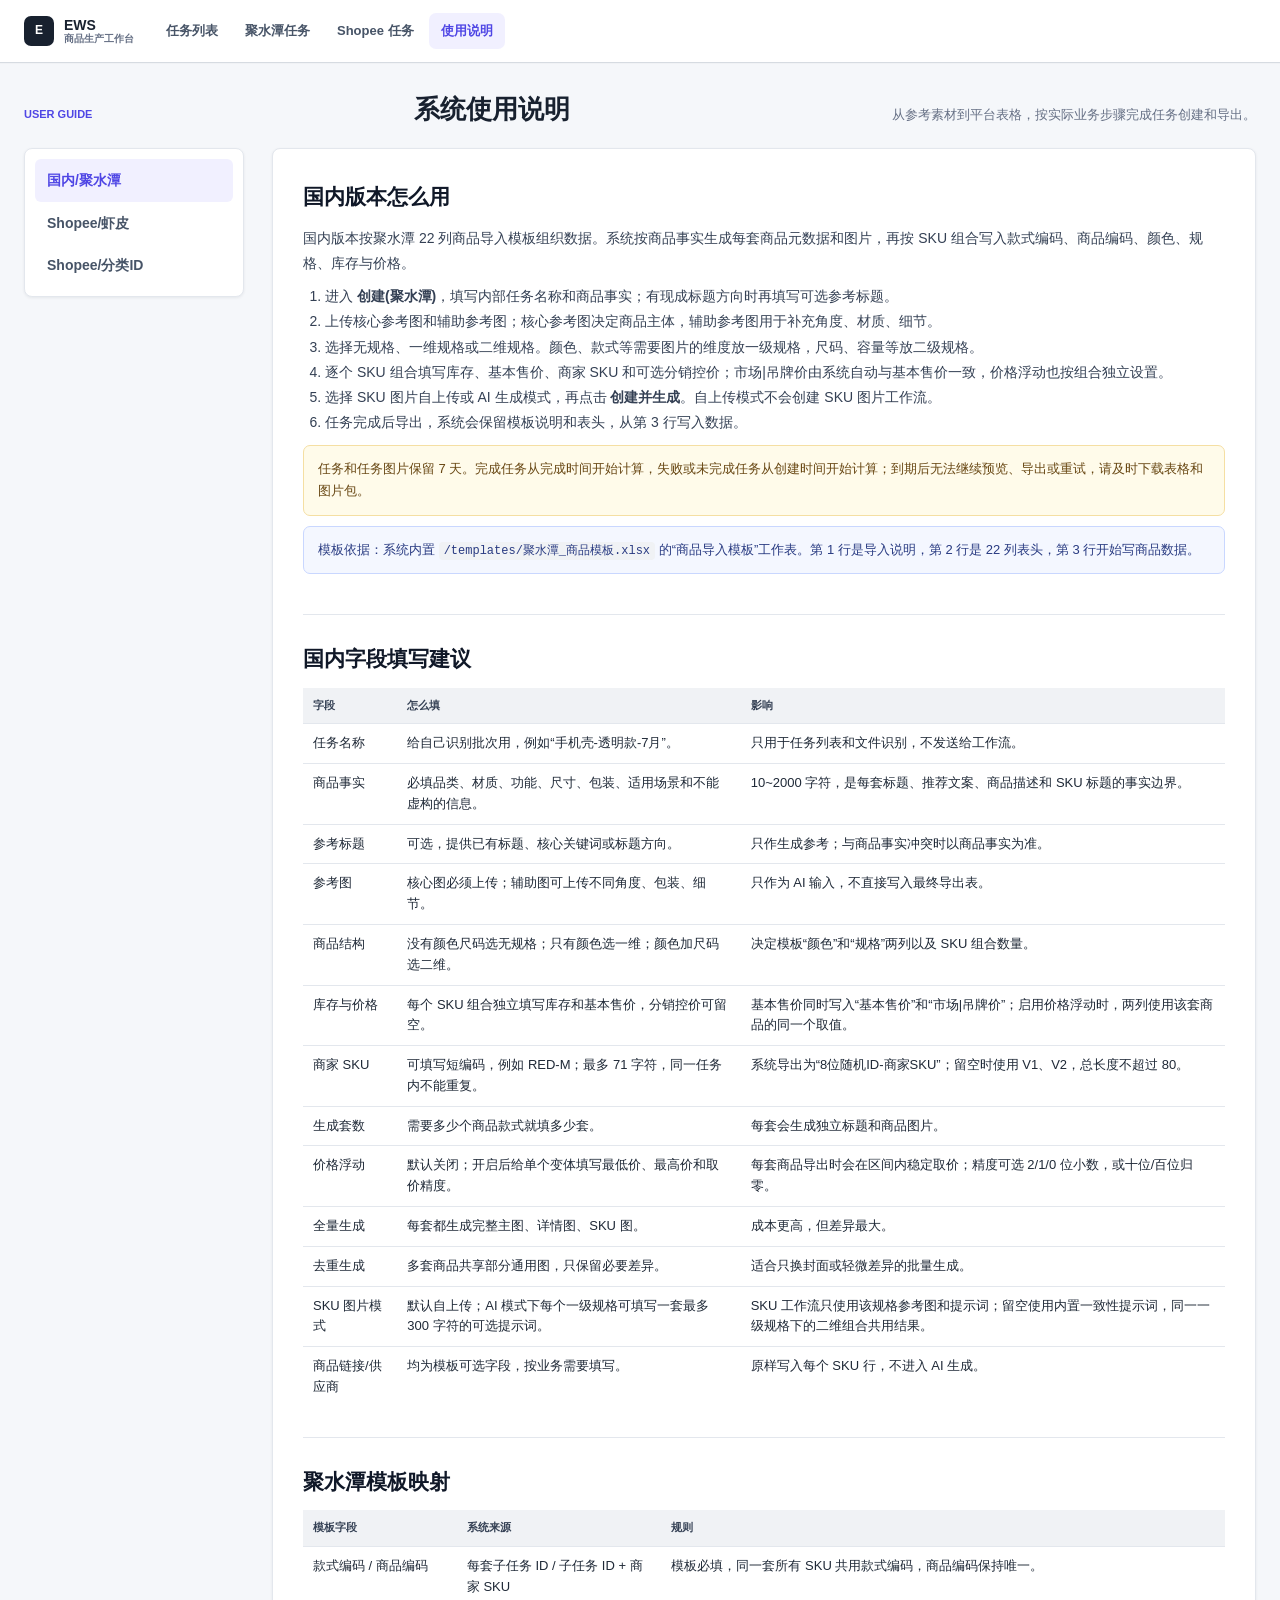
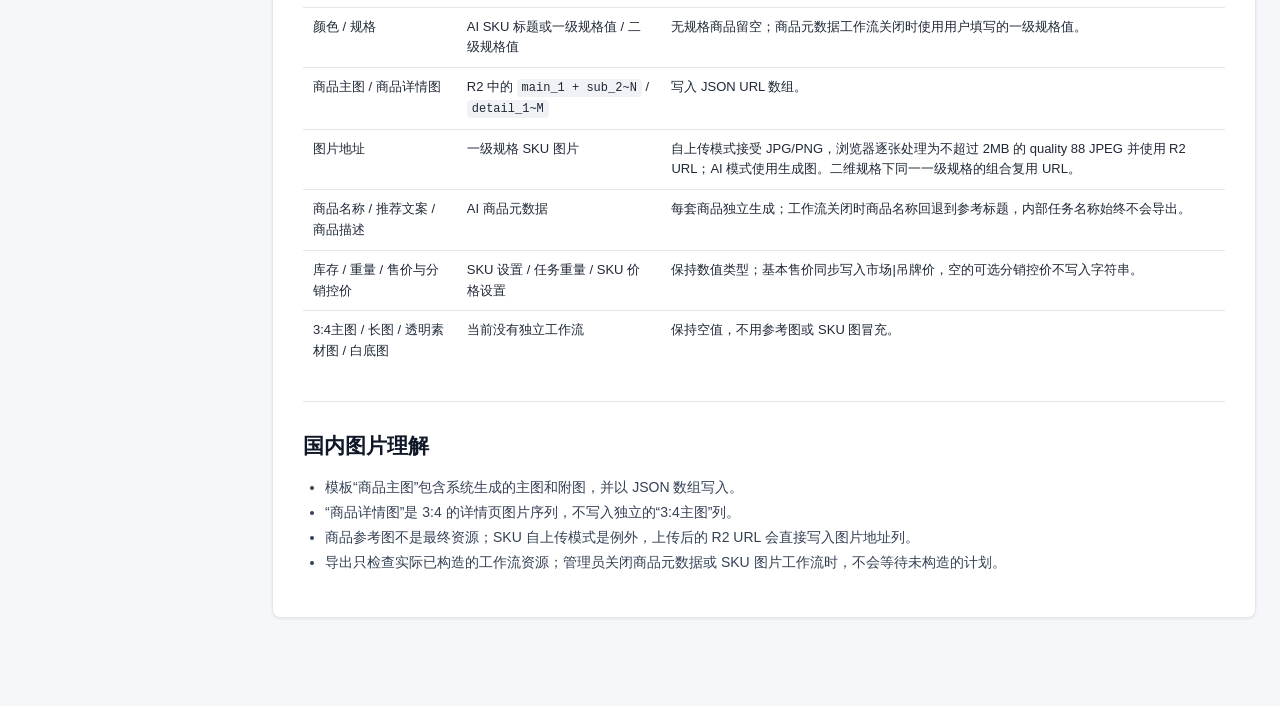
<file: guide.html>
<!DOCTYPE html><html lang="zh-CN"><head>
<meta charset="UTF-8"><meta name="viewport" content="width=device-width,initial-scale=1.0">
<title>使用说明 - EWS</title>
<link rel="stylesheet" href="/css/style.css">
<style>
.guide-page{max-width:1320px}
.guide-layout{display:grid;grid-template-columns:220px minmax(0,1fr);gap:28px;align-items:start}
.guide-side{position:sticky;top:84px;background:#fff;border:1px solid var(--gray-200);border-radius:8px;padding:10px;box-shadow:var(--shadow-sm)}
.guide-tab{display:block;width:100%;border:0;background:transparent;text-align:left;padding:10px 12px;border-radius:6px;color:var(--gray-600);font-weight:600;cursor:pointer}
.guide-tab.active{background:var(--primary-light);color:var(--primary)}
.guide-content{max-width:1040px;min-width:0}
.guide-panel{display:none}
.guide-panel.active{display:block;background:#fff;border:1px solid var(--gray-200);border-radius:8px;padding:4px 30px;box-shadow:var(--shadow-sm)}
.guide-section{padding:27px 0 30px;border-bottom:1px solid var(--gray-200)}
.guide-section:last-child{border-bottom:0}
.guide-section h2{font-size:21px;margin:0 0 12px;color:var(--gray-950)}
.guide-section h3{font-size:16px;margin:22px 0 10px;color:var(--gray-800)}
#shopee-category-directory{scroll-margin-top:76px}
.guide-section p,.guide-section li{font-size:14px;line-height:1.8;color:var(--gray-700)}
.guide-section ul,.guide-section ol{margin:8px 0 8px 22px;padding:0}
.field-table{width:100%;border-collapse:collapse;font-size:13px;margin-top:10px}
.field-table th{background:var(--gray-100);text-align:left;padding:9px 10px;font-weight:700;color:var(--gray-700)}
.field-table td{padding:9px 10px;border-bottom:1px solid var(--gray-200);vertical-align:top;line-height:1.6}
.note-box{border:1px solid #f5dfa3;background:#fffbea;color:#684713;border-radius:7px;padding:12px 14px;font-size:13px;line-height:1.7;margin:10px 0}
.ok-box{border:1px solid #c9d7ff;background:#f4f7ff;color:#293b82;border-radius:7px;padding:12px 14px;font-size:13px;line-height:1.7;margin:10px 0}
.pill{display:inline-block;font-size:11px;border-radius:999px;padding:2px 8px;background:var(--gray-100);color:var(--gray-600);font-weight:700;margin-left:6px}
code{background:var(--gray-100);border-radius:4px;padding:2px 5px;font-size:12px}
.category-directory{margin-top:14px;border:1px solid var(--gray-200);border-radius:8px;overflow:hidden;background:#fff}
.category-toolbar{display:flex;align-items:end;gap:12px;padding:14px;background:var(--gray-50);border-bottom:1px solid var(--gray-200)}
.category-search{display:grid;gap:6px;min-width:260px;flex:1;color:var(--gray-700);font-size:12px;font-weight:700}
.category-search input{width:100%;height:38px;padding:0 11px;border:1px solid var(--gray-300);border-radius:6px;background:#fff;color:var(--gray-900);font:inherit;font-weight:500;outline:none}
.category-search input:focus{border-color:var(--primary);box-shadow:0 0 0 3px var(--primary-light)}
.category-dts-filter{display:inline-flex;gap:3px;padding:3px;border:1px solid var(--gray-200);border-radius:7px;background:#fff}
.category-filter-button{height:32px;padding:0 10px;border:0;border-radius:5px;background:transparent;color:var(--gray-600);font-size:12px;font-weight:700;cursor:pointer;white-space:nowrap}
.category-filter-button.active{background:var(--gray-900);color:#fff}
.category-message{padding:24px;text-align:center;color:var(--gray-600);font-size:13px}
.category-message.error{color:#9f2424}
.category-retry{margin-left:8px;border:0;background:transparent;color:var(--primary);font:inherit;font-weight:700;cursor:pointer}
.category-table-wrap{overflow:auto}
.category-table{width:100%;border-collapse:collapse;table-layout:fixed;font-size:13px}
.category-table th{padding:10px 12px;background:#fff;text-align:left;color:var(--gray-600);font-size:11px;text-transform:uppercase}
.category-table td{padding:11px 12px;border-top:1px solid var(--gray-200);vertical-align:top;color:var(--gray-700);line-height:1.55;overflow-wrap:anywhere}
.category-table th:nth-child(1){width:126px}.category-table th:nth-child(4){width:112px}
.category-path-zh{color:var(--gray-900);font-weight:650}
.category-path-en{color:var(--gray-600)}
.category-id-button{display:inline-flex;align-items:center;gap:7px;min-height:32px;padding:5px 8px;border:1px solid var(--gray-300);border-radius:6px;background:#fff;color:var(--gray-900);font:inherit;font-weight:750;cursor:pointer}
.category-id-button:hover{border-color:var(--primary);color:var(--primary);background:var(--primary-light)}
.category-id-button .copy-label{font-size:10px;color:var(--gray-500);font-weight:650}
.category-id-button.copied{border-color:#2b8a66;background:#eefaf5;color:#176247}
.category-dts{display:inline-block;padding:3px 7px;border-radius:5px;background:var(--gray-100);color:var(--gray-700);font-size:11px;font-weight:750;white-space:nowrap}
.category-footer{display:flex;align-items:center;justify-content:space-between;gap:14px;padding:12px 14px;border-top:1px solid var(--gray-200);background:var(--gray-50)}
.category-summary{font-size:12px;color:var(--gray-600)}
.category-pagination{display:flex;align-items:center;gap:8px}
.category-page-button{height:32px;padding:0 11px;border:1px solid var(--gray-300);border-radius:6px;background:#fff;color:var(--gray-700);font-size:12px;font-weight:700;cursor:pointer}
.category-page-button:disabled{opacity:.45;cursor:not-allowed}
.category-page-label{min-width:74px;text-align:center;color:var(--gray-600);font-size:12px;font-weight:650}
.category-directory [hidden]{display:none!important}
@media(max-width:820px){.guide-layout{grid-template-columns:1fr}.guide-side{position:static;display:grid;grid-template-columns:repeat(3,minmax(0,1fr));gap:6px}.guide-tab{padding:10px 6px;text-align:center;font-size:12px}.guide-panel.active{padding:2px 20px}.category-toolbar{align-items:stretch;flex-direction:column}.category-search{min-width:0}.category-dts-filter{align-self:flex-start}}
@media(max-width:620px){.guide-panel.active{padding:0 15px}.guide-section{padding:23px 0}.field-table{min-width:680px}.guide-section{overflow-x:auto}#shopee-category-directory{scroll-margin-top:104px}.category-directory{min-width:0}.category-table-wrap{overflow:visible}.category-table,.category-table tbody{display:block}.category-table thead{display:none}.category-table tr{display:grid;grid-template-columns:minmax(0,1fr) auto;gap:7px 10px;padding:12px 13px;border-top:1px solid var(--gray-200)}.category-table td{display:block;padding:0;border:0}.category-table td:nth-child(2),.category-table td:nth-child(3){grid-column:1/-1}.category-table td:nth-child(4){grid-column:2;grid-row:1;text-align:right}.category-table td:nth-child(2)::before,.category-table td:nth-child(3)::before{display:block;margin-bottom:2px;color:var(--gray-500);font-size:10px;font-weight:700;text-transform:uppercase;content:attr(data-label)}.category-footer{align-items:stretch;flex-direction:column}.category-pagination{justify-content:space-between}.category-page-button{flex:1}.category-dts-filter{width:100%}.category-filter-button{flex:1;padding:0 6px}}
</style>
</head><body>
<script src="/js/nav.js"></script>
<script src="/js/api.js?v=20260722-2"></script>
<div class="app-container guide-page">
  <div class="page-header">
    <div class="page-kicker">User Guide</div>
    <h1 class="page-title">系统使用说明</h1>
    <p class="page-subtitle">从参考素材到平台表格，按实际业务步骤完成任务创建和导出。</p>
  </div>
  <div class="guide-layout">
    <aside class="guide-side">
      <button class="guide-tab active" data-tab="jst" onclick="showGuide('jst')">国内/聚水潭</button>
      <button class="guide-tab" data-tab="shopee" onclick="showGuide('shopee')">Shopee/虾皮</button>
      <button class="guide-tab" data-tab="category" onclick="showGuide('category')">Shopee/分类ID</button>
    </aside>
    <main class="guide-content">
      <section class="guide-panel active" id="guide-jst">
        <div class="guide-section">
          <h2>国内版本怎么用</h2>
          <p>国内版本按聚水潭 22 列商品导入模板组织数据。系统按商品事实生成每套商品元数据和图片，再按 SKU 组合写入款式编码、商品编码、颜色、规格、库存与价格。</p>
          <ol>
            <li>进入 <strong>创建(聚水潭)</strong>，填写内部任务名称和商品事实；有现成标题方向时再填写可选参考标题。</li>
            <li>上传核心参考图和辅助参考图；核心参考图决定商品主体，辅助参考图用于补充角度、材质、细节。</li>
            <li>选择无规格、一维规格或二维规格。颜色、款式等需要图片的维度放一级规格，尺码、容量等放二级规格。</li>
            <li>逐个 SKU 组合填写库存、基本售价、商家 SKU 和可选分销控价；市场|吊牌价由系统自动与基本售价一致，价格浮动也按组合独立设置。</li>
            <li>选择 SKU 图片自上传或 AI 生成模式，再点击 <strong>创建并生成</strong>。自上传模式不会创建 SKU 图片工作流。</li>
            <li>任务完成后导出，系统会保留模板说明和表头，从第 3 行写入数据。</li>
          </ol>
          <div class="note-box">任务和任务图片保留 7 天。完成任务从完成时间开始计算，失败或未完成任务从创建时间开始计算；到期后无法继续预览、导出或重试，请及时下载表格和图片包。</div>
          <div class="ok-box">模板依据：系统内置 <code>/templates/聚水潭_商品模板.xlsx</code> 的“商品导入模板”工作表。第 1 行是导入说明，第 2 行是 22 列表头，第 3 行开始写商品数据。</div>
        </div>

        <div class="guide-section">
          <h2>国内字段填写建议</h2>
          <table class="field-table">
            <thead><tr><th>字段</th><th>怎么填</th><th>影响</th></tr></thead>
            <tbody>
              <tr><td>任务名称</td><td>给自己识别批次用，例如“手机壳-透明款-7月”。</td><td>只用于任务列表和文件识别，不发送给工作流。</td></tr>
              <tr><td>商品事实</td><td>必填品类、材质、功能、尺寸、包装、适用场景和不能虚构的信息。</td><td>10~2000 字符，是每套标题、推荐文案、商品描述和 SKU 标题的事实边界。</td></tr>
              <tr><td>参考标题</td><td>可选，提供已有标题、核心关键词或标题方向。</td><td>只作生成参考；与商品事实冲突时以商品事实为准。</td></tr>
              <tr><td>参考图</td><td>核心图必须上传；辅助图可上传不同角度、包装、细节。</td><td>只作为 AI 输入，不直接写入最终导出表。</td></tr>
              <tr><td>商品结构</td><td>没有颜色尺码选无规格；只有颜色选一维；颜色加尺码选二维。</td><td>决定模板“颜色”和“规格”两列以及 SKU 组合数量。</td></tr>
              <tr><td>库存与价格</td><td>每个 SKU 组合独立填写库存和基本售价，分销控价可留空。</td><td>基本售价同时写入“基本售价”和“市场|吊牌价”；启用价格浮动时，两列使用该套商品的同一个取值。</td></tr>
              <tr><td>商家 SKU</td><td>可填写短编码，例如 RED-M；最多 71 字符，同一任务内不能重复。</td><td>系统导出为“8位随机ID-商家SKU”；留空时使用 V1、V2，总长度不超过 80。</td></tr>
              <tr><td>生成套数</td><td>需要多少个商品款式就填多少套。</td><td>每套会生成独立标题和商品图片。</td></tr>
              <tr><td>价格浮动</td><td>默认关闭；开启后给单个变体填写最低价、最高价和取价精度。</td><td>每套商品导出时会在区间内稳定取价；精度可选 2/1/0 位小数，或十位/百位归零。</td></tr>
              <tr><td>全量生成</td><td>每套都生成完整主图、详情图、SKU 图。</td><td>成本更高，但差异最大。</td></tr>
              <tr><td>去重生成</td><td>多套商品共享部分通用图，只保留必要差异。</td><td>适合只换封面或轻微差异的批量生成。</td></tr>
              <tr><td>SKU 图片模式</td><td>默认自上传；AI 模式下每个一级规格可填写一套最多 300 字符的可选提示词。</td><td>SKU 工作流只使用该规格参考图和提示词；留空使用内置一致性提示词，同一一级规格下的二维组合共用结果。</td></tr>
              <tr><td>商品链接/供应商</td><td>均为模板可选字段，按业务需要填写。</td><td>原样写入每个 SKU 行，不进入 AI 生成。</td></tr>
            </tbody>
          </table>
        </div>

        <div class="guide-section">
          <h2>聚水潭模板映射</h2>
          <table class="field-table">
            <thead><tr><th>模板字段</th><th>系统来源</th><th>规则</th></tr></thead>
            <tbody>
              <tr><td>款式编码 / 商品编码</td><td>每套子任务 ID / 子任务 ID + 商家 SKU</td><td>模板必填，同一套所有 SKU 共用款式编码，商品编码保持唯一。</td></tr>
              <tr><td>颜色 / 规格</td><td>AI SKU 标题或一级规格值 / 二级规格值</td><td>无规格商品留空；商品元数据工作流关闭时使用用户填写的一级规格值。</td></tr>
              <tr><td>商品主图 / 商品详情图</td><td>R2 中的 <code>main_1 + sub_2~N</code> / <code>detail_1~M</code></td><td>写入 JSON URL 数组。</td></tr>
              <tr><td>图片地址</td><td>一级规格 SKU 图片</td><td>自上传模式接受 JPG/PNG，浏览器逐张处理为不超过 2MB 的 quality 88 JPEG 并使用 R2 URL；AI 模式使用生成图。二维规格下同一一级规格的组合复用 URL。</td></tr>
              <tr><td>商品名称 / 推荐文案 / 商品描述</td><td>AI 商品元数据</td><td>每套商品独立生成；工作流关闭时商品名称回退到参考标题，内部任务名称始终不会导出。</td></tr>
              <tr><td>库存 / 重量 / 售价与分销控价</td><td>SKU 设置 / 任务重量 / SKU 价格设置</td><td>保持数值类型；基本售价同步写入市场|吊牌价，空的可选分销控价不写入字符串。</td></tr>
              <tr><td>3:4主图 / 长图 / 透明素材图 / 白底图</td><td>当前没有独立工作流</td><td>保持空值，不用参考图或 SKU 图冒充。</td></tr>
            </tbody>
          </table>
        </div>

        <div class="guide-section">
          <h2>国内图片理解</h2>
          <ul>
            <li>模板“商品主图”包含系统生成的主图和附图，并以 JSON 数组写入。</li>
            <li>“商品详情图”是 3:4 的详情页图片序列，不写入独立的“3:4主图”列。</li>
            <li>商品参考图不是最终资源；SKU 自上传模式是例外，上传后的 R2 URL 会直接写入图片地址列。</li>
            <li>导出只检查实际已构造的工作流资源；管理员关闭商品元数据或 SKU 图片工作流时，不会等待未构造的计划。</li>
          </ul>
        </div>
      </section>

      <section class="guide-panel" id="guide-shopee">
        <div class="guide-section">
          <h2>Shopee 版本怎么用</h2>
          <p>Shopee 版本按官方 mass upload template 组装 Excel。你只提供可以确认的商品事实、参考图、规格和交易信息，系统生成越南语商品标题、商品描述与商品套图，再把 R2 URL 和规格数据写入模板。</p>
          <ol>
            <li>上传 1 张核心参考图；需要补充角度、结构或包装时再添加辅助图。</li>
            <li>填写商品事实，包括品类、材质、功能、适用场景、包装内容和不能虚构的信息。系统据此生成每套越南语标题与描述。</li>
            <li>选择无规格、一维规格或二维规格。需要图片区分的颜色、图案、款式放在一级规格，尺码等无图维度放在二级规格。</li>
            <li>填写每个 SKU 组合的价格、库存、重量和可选商家 SKU。重量默认 0.2kg，可按 SKU 修改。</li>
            <li>选择 SKU 图片自上传或 AI 生成模式；选择至少一个物流渠道。SPX 默认开启，库存默认 999。</li>
            <li>先从所属分组的模板库选择档案。模板显示名称优先级为“我的别名”&gt;“全局别名”&gt;<code>SHP-VN-{store_context_id}</code>；这里的上下文标识不等同于官方 Shop ID。上传模板后系统自动加入当前账号分组；个人别名、备注和收藏仍仅自己可见。</li>
            <li>点击 <strong>创建并生成</strong>。系统固定生成每套 1 张封面和 8 张附图，不构造 Shopee 详情图计划。</li>
            <li>任务完成后默认使用档案当前最新版导出，同时保留任务创建时版本 ID 供审计。Shopee 任务详情可在分类、DTS、物流和价格限制兼容时切换模板，不会重建商品图片或工作流结果。系统按隐藏字段写入，不会重建模板。需要归档全部图片时可在任务列表打包下载。</li>
          </ol>
          <div class="note-box">任务和任务图片保留 7 天。完成任务从完成时间开始计算，失败或未完成任务从创建时间开始计算；到期后无法继续预览、导出或重试，请及时下载表格和图片包。</div>
          <div class="ok-box">系统采用“结构推理 + token 注册表”，会扫描所有工作表定位隐藏 token、元数据、字段规则、数据起始行和分类目录，不依赖固定工作表名称、行号或已登记店铺 ID。未见过的店铺上下文可自动建档；缺少官方 token、结构损坏、未知必填 token 的文件不会直接用于导出。</div>
          <div class="note-box">系统按官方签名、字段规则、分类/DTS、物流和条件必填关系判断是否更新。与当前模板一致时返回“模板已是最新，无需更新”；与保留的上一版本一致时阻止回退；存在新变化时新文件立即成为当前版本，并只保留一个上一版本供管理员校对。</div>
          <div class="note-box">系统已用 Advanced Template 语料预识别 <code>ps_brand</code>、<code>ps_product_global_attribute.{attribute_id}</code> 和 <code>HiddenCatProps</code> 规则。属性 ID 不是店铺 ID；<code>Conditional Mandatory</code> 会按叶子类目判断，不再被当成所有类目都必填。Advanced Template 本身仍不作为运行时导出模板。</div>
        </div>

        <div class="guide-section">
          <h2>Shopee 图片字段怎么对应</h2>
          <table class="field-table">
            <thead><tr><th>系统资源</th><th>Shopee 模板字段</th><th>说明</th></tr></thead>
            <tbody>
              <tr><td>AI 商品标题</td><td>B Product Name</td><td>官方要求 10~120 字符。</td></tr>
              <tr><td>AI 规范化规格值</td><td>F/G/I/J Variation Name / Option</td><td>系统把用户规格统一为越南语标签。规格名 1~14 字符，规格值 1~20 字符，不生成营销式 SKU 标题。</td></tr>
              <tr><td>封面图 <code>main_1</code></td><td>Q Cover image</td><td>Shopee 的首图/封面图。</td></tr>
              <tr><td>附图 <code>sub_2~sub_9</code></td><td>R~Y Item Image 1~8</td><td>从第 2 张开始，不重复写封面图。</td></tr>
              <tr><td>SKU 图片</td><td>H Image per Variation</td><td>自上传模式直接使用用户 R2 URL；AI 模式按一级规格生成 <code>sku_N</code>。同一颜色的 S/M/L 共用图片。</td></tr>
              <tr><td>详情图</td><td>当前 basic template 无字段</td><td>Shopee 固定为 0 张，不构造详情图工作流；全部任务图片仍可打包下载。</td></tr>
            </tbody>
          </table>
          <div class="note-box">导出时缺少任何必需 AI 资源会被系统阻断。商品参考图和辅助图不会直接写入 Excel；SKU 自上传模式会直接写入用户上传后的 R2 URL。</div>
        </div>

        <div class="guide-section">
          <h2>Shopee 创建页字段说明</h2>
          <table class="field-table">
            <thead><tr><th>字段</th><th>填写建议</th><th>官方/系统规则</th></tr></thead>
            <tbody>
              <tr><td>商品事实</td><td>必填。写品类、材质、功能、规格、适用场景、包装内容和限制，避免只写关键词。</td><td>10~2000 字符，只作为 AI 事实边界。每套 Product Description 由元数据工作流生成，官方要求 100~3000 字符。</td></tr>
              <tr><td>任务名称</td><td>必填内部批次备注，例如“手机壳-越南站-透明款”。</td><td>只用于任务列表和文件识别，不发送给工作流，也不作为最终 Product Name。</td></tr>
              <tr><td>参考标题</td><td>可选，提供标题方向或已有关键词。</td><td>用于生成 Product Name，不直接导出；事实冲突时以商品事实为准。</td></tr>
              <tr><td>主图生成描述</td><td>描述封面和附图的视觉方向。</td><td>影响 <code>main_1</code> 和 <code>sub_2~sub_N</code>。Shopee 默认生成 9 张，即 1 张封面图 + 8 张附图。</td></tr>
              <tr><td>生成模式</td><td>每套都要独立图片选全量；同款只换封面选去重。</td><td>去重模式下每套生成 1 张独立封面，第 2 套开始复用第 1 套的 8 张附图和 SKU 图。</td></tr>
              <tr><td>生成套数</td><td>要生成多少套商品资源就填多少。</td><td>导出行数 = 生成套数 × 变体数。</td></tr>
              <tr><td>分类 ID</td><td>进入左侧 <a href="#shopee-category-directory" onclick="showGuide('category')">Shopee/分类ID</a>，按 ID、中文或英文类目检索并点击复制。</td><td>对照表来自当前店铺模板的 <code>Pre-order DTS Range</code> 工作表；不使用预售时可留空，填写 Pre-order DTS 时必须选择分类。</td></tr>
              <tr><td>预售 / Pre-order DTS</td><td>开启“预售商品”，选择 Category ID，再填写该分类允许范围内的预售出货天数。</td><td>系统按当前店铺模板校验分类范围，只允许 <code>Tủ nhận hàng - SPX</code>、<code>Tủ nhận hàng - Viettel Smartbox</code>、<code>Nhanh</code>；缺少 Category ID 或可用物流时禁止保存和导出。</td></tr>
              <tr><td>重量(kg)</td><td>在每个 SKU 组合中填写，默认 0.2kg。</td><td>官方模板 Z Weight 单位是 g，系统逐 SKU 从 kg 转成 g，必须大于 0 且不超过 100000000g。</td></tr>
              <tr><td>包装尺寸(cm)</td><td>默认使用全局尺寸；需要不同 SKU 使用不同包装尺寸时，在 SKU 区域切换为“按 SKU 尺寸”，逐个填写长、宽、高。</td><td>导出时写入每个 SKU 行的 <code>ps_length / ps_width / ps_height</code>；三项必须同时填写或全部留空。尺寸用于物流费计算，官方提示尺寸不准会影响运费和履约。</td></tr>
              <tr><td>一级规格名</td><td>优先放需要图片区分的维度，通常是颜色、图案或款式。</td><td>官方要求 1~14 字符；Image per Variation 只映射一级规格值。</td></tr>
              <tr><td>规格值1</td><td>例如 Red、Blue、Black。</td><td>官方要求 1~20 字符，SKU 变体图映射到规格值1。</td></tr>
              <tr><td>二级规格名/值</td><td>放不需要独立图片的维度，例如 Size / S、M、L。</td><td>启用后系统自动生成笛卡尔组合，可逐个关闭不售卖组合；二级规格不会新增图片工作流。</td></tr>
              <tr><td>规格图模式</td><td>默认“自上传”；AI 模式下可为每个一级规格填写独立可选提示词。</td><td><code>ai</code> 每套按唯一一级规格创建计划，只发送该规格参考图和提示词；留空使用内置一致性提示词。</td></tr>
              <tr><td>价格</td><td>按越南站 VND 填数字；也可在单个变体启用价格浮动。</td><td>当前模板规则为 1000~120000000；浮动价格会按每套商品在区间内取值。</td></tr>
              <tr><td>库存</td><td>默认 999，可按每个 SKU 组合修改。</td><td>官方范围 0~10000000；用户填写 0 时系统会保留 0。</td></tr>
              <tr><td>SKU</td><td>店铺内唯一，建议简短；用户输入最多 90 字符，同一任务内不能重复。</td><td>系统导出为“8位随机ID-商家SKU”，随机前缀计入官方小于 100 字符的限制。</td></tr>
              <tr><td>SKU 图片</td><td>每个一级规格必须上传一张，不要按尺码重复上传。自上传成品图仅支持 JPG/PNG；AI 模式参考图保留原格式。</td><td>小于 2MB 的 JPG 直接保留；PNG 或超限 JPG 由浏览器逐张转为 quality 88 JPEG，仍超限时进行一次等比缩小，再由 Worker 直接写入 R2。AI 模式最终导出生成后的 <code>sku_N</code>，同一一级规格的组合行复用 URL。</td></tr>
              <tr><td>物流渠道</td><td>默认勾选 SPX，可按店铺实际渠道调整。</td><td>系统按当前店铺模板动态加载渠道。开启预售后，仅允许勾选该模板实际包含的三类预售物流；关闭预售后恢复普通物流选择。</td></tr>
            </tbody>
          </table>
        </div>

        <div class="guide-section">
          <h2>品牌和“无品牌”</h2>
          <p>当前系统导出使用 Shopee 2026-07-21 basic template 的 A~AI 共 35 列。与 2026-07-20 版本相比，移除了 5000、5004、50053 三个物流渠道列；分类 ID 和 DTS 范围没有变化。模板没有 Brand 列，因此创建页不要求品牌 ID，也不会在导出的 Excel 中虚构品牌。</p>
          <p>Shopee 的类目专用模板或样例表里 Brand 通常要求填写 valid brand 或 no brand；样例规则还写明：可查品牌表的 valid brand id，或者留空后在 attributes tool 里补属性值。</p>
          <div class="note-box">本仓库这份官方模板的隐藏品牌表没有可读品牌清单，也没有给出统一的“无品牌 ID”。因此系统不会默认填一个无品牌 ID。后续切换类目专用模板时，应从 Seller Center 或官方模板品牌表选择有效品牌或 no brand。</div>
        </div>

        <div class="guide-section">
          <h2>Shopee 官方模板关键限制</h2>
          <table class="field-table">
            <thead><tr><th>字段</th><th>限制</th></tr></thead>
            <tbody>
              <tr><td>Product Name</td><td>10~120 字符。</td></tr>
              <tr><td>Product Description</td><td>100~3000 字符。</td></tr>
              <tr><td>Variation Name1/2</td><td>1~14 字符。</td></tr>
              <tr><td>Option for Variation 1/2</td><td>1~20 字符。</td></tr>
              <tr><td>Price</td><td>1000~120000000；最高 SKU 价 / 最低 SKU 价不超过 5。</td></tr>
              <tr><td>Stock</td><td>0~10000000。</td></tr>
              <tr><td>SKU</td><td>小于 100 字符。</td></tr>
              <tr><td>Cover / Item / Variation Image</td><td>JPG/JPEG/PNG，单张最大 2MB，最小 1×1 px。</td></tr>
              <tr><td>Weight</td><td>0~100000000 g。</td></tr>
              <tr><td>Length / Width / Height</td><td>0~10000000。</td></tr>
              <tr><td>Shipping</td><td>至少一个渠道 On，其余可 Off。</td></tr>
            </tbody>
          </table>
        </div>

        <div class="guide-section">
          <h2>导出前检查</h2>
          <ul>
            <li>任务状态已完成，推送计划没有 pending/dispatching/processing。</li>
            <li>每套都有 AI 商品标题和商品描述，长度分别符合 10~120、100~3000。</li>
            <li>每套都有 <code>main_1</code> 封面和 <code>sub_2~sub_N</code> 附图。</li>
            <li>规格名和值已经规范化；启用规格图时，每个一级规格还有生成后的 SKU 图。</li>
            <li>至少选择一个物流渠道。</li>
            <li>价格、库存、重量、规格长度符合官方模板限制。</li>
          </ul>
        </div>
      </section>

      <section class="guide-panel" id="guide-category">
        <div class="guide-section">
          <h2 id="shopee-category-directory">Shopee Category ID 中英对照表</h2>
          <p>Category ID 是 Shopee 平台类目编码，不是系统自定义字段。准确类目有利于搜索结果和后续类目属性匹配；普通商品暂时无法确认时可以留空让 Shopee 推荐，预售商品必须选择分类，系统才能按官方范围校验 Pre-order DTS。</p>
          <div class="note-box">本页完整收录 2026-07-21 basic template 的 <code>Pre-order DTS Range</code> 工作表，共 1817 个唯一 Category ID。与 2026-07-20 版本相比没有新增、删除类目或调整 DTS 范围。中文路径用于检索辅助，最终填写请以同一行的官方 ID 和英文路径为准；平台更新模板后，类目与 DTS 范围也可能变化。</div>
          <div class="category-directory" aria-labelledby="shopee-category-directory">
            <div class="category-toolbar">
              <label class="category-search" for="categorySearch">
                <span>搜索 Category ID / 中文 / English</span>
                <input type="search" id="categorySearch" placeholder="例如：100916、宠物、Bowls & Feeders" autocomplete="off">
              </label>
              <div class="category-dts-filter" aria-label="Pre-order DTS 筛选">
                <button type="button" class="category-filter-button active" data-category-dts="" aria-pressed="true">全部 DTS</button>
                <button type="button" class="category-filter-button" data-category-dts="5 - 15" aria-pressed="false">5–15 天</button>
                <button type="button" class="category-filter-button" data-category-dts="5 - 30" aria-pressed="false">5–30 天</button>
              </div>
            </div>
            <div class="category-message" id="categoryMessage" role="status" aria-live="polite">
              <span id="categoryMessageText">打开 Shopee/分类ID 后加载类目数据</span>
              <button type="button" class="category-retry" id="categoryRetry" hidden>重新加载</button>
            </div>
            <div class="category-table-wrap" id="categoryTableWrap" hidden>
              <table class="category-table">
                <thead><tr><th>Category ID</th><th>中文类目</th><th>English Category</th><th>Pre-order DTS</th></tr></thead>
                <tbody id="categoryTableBody"></tbody>
              </table>
            </div>
            <div class="category-footer" id="categoryFooter" hidden>
              <div class="category-summary" id="categorySummary" aria-live="polite"></div>
              <div class="category-pagination">
                <button type="button" class="category-page-button" id="categoryPrevious">上一页</button>
                <span class="category-page-label" id="categoryPageLabel"></span>
                <button type="button" class="category-page-button" id="categoryNext">下一页</button>
              </div>
            </div>
          </div>
        </div>
      </section>
    </main>
  </div>
</div>
<script>
var shopeeCategoryState={items:[],filtered:[],page:1,pageSize:25,dts:'',loaded:false,loading:false};

function showGuide(tab){
  var tabs=document.querySelectorAll('.guide-tab');
  var panels=document.querySelectorAll('.guide-panel');
  for(var i=0;i<tabs.length;i++)tabs[i].classList.toggle('active',tabs[i].dataset.tab===tab);
  for(var j=0;j<panels.length;j++)panels[j].classList.toggle('active',panels[j].id==='guide-'+tab);
  if(tab==='category')loadShopeeCategories();
}

function setCategoryMessage(message,isError){
  var container=document.getElementById('categoryMessage');
  document.getElementById('categoryMessageText').textContent=message;
  container.classList.toggle('error',!!isError);
  container.hidden=false;
  document.getElementById('categoryRetry').hidden=!isError;
}

async function loadShopeeCategories(){
  if(shopeeCategoryState.loaded||shopeeCategoryState.loading)return;
  shopeeCategoryState.loading=true;
  setCategoryMessage('正在读取 1817 个 Shopee 类目…',false);
  try{
    var response=await fetch('/data/shopee-categories.json?v=20260714',{cache:'force-cache'});
    if(!response.ok)throw new Error('HTTP '+response.status);
    var payload=await response.json();
    if(!payload||!Array.isArray(payload.categories)||payload.categories.length!==payload.count)throw new Error('类目数据格式无效');
    shopeeCategoryState.items=payload.categories;
    shopeeCategoryState.loaded=true;
    filterShopeeCategories();
  }catch(error){
    setCategoryMessage('类目数据加载失败：'+error.message,true);
  }finally{
    shopeeCategoryState.loading=false;
  }
}

function filterShopeeCategories(){
  if(!shopeeCategoryState.loaded)return;
  var query=document.getElementById('categorySearch').value.trim().toLocaleLowerCase();
  var dts=shopeeCategoryState.dts;
  shopeeCategoryState.filtered=shopeeCategoryState.items.filter(function(item){
    if(dts&&item[3]!==dts)return false;
    return !query||item[0].includes(query)||item[1].toLocaleLowerCase().includes(query)||item[2].toLocaleLowerCase().includes(query);
  });
  shopeeCategoryState.page=1;
  renderShopeeCategories();
}

function createCategoryCell(label,text,className){
  var cell=document.createElement('td');
  cell.dataset.label=label;
  cell.textContent=text;
  if(className)cell.className=className;
  return cell;
}

function renderShopeeCategories(){
  var items=shopeeCategoryState.filtered;
  var pageCount=Math.max(1,Math.ceil(items.length/shopeeCategoryState.pageSize));
  shopeeCategoryState.page=Math.min(shopeeCategoryState.page,pageCount);
  var start=(shopeeCategoryState.page-1)*shopeeCategoryState.pageSize;
  var visible=items.slice(start,start+shopeeCategoryState.pageSize);
  var body=document.getElementById('categoryTableBody');
  var fragment=document.createDocumentFragment();
  body.textContent='';
  visible.forEach(function(item){
    var row=document.createElement('tr');
    var idCell=document.createElement('td');
    var button=document.createElement('button');
    var copyLabel=document.createElement('span');
    button.type='button';
    button.className='category-id-button';
    button.dataset.categoryId=item[0];
    button.title='复制 Category ID '+item[0];
    button.setAttribute('aria-label','复制 Category ID '+item[0]);
    button.appendChild(document.createTextNode(item[0]));
    copyLabel.className='copy-label';
    copyLabel.textContent='复制';
    button.appendChild(copyLabel);
    idCell.appendChild(button);
    row.appendChild(idCell);
    row.appendChild(createCategoryCell('中文类目',item[1],'category-path-zh'));
    row.appendChild(createCategoryCell('English Category',item[2],'category-path-en'));
    var dtsCell=createCategoryCell('Pre-order DTS',item[3].replace(' - ','–')+' 天');
    dtsCell.classList.add('category-dts-cell');
    var dtsBadge=document.createElement('span');
    dtsBadge.className='category-dts';
    dtsBadge.textContent=dtsCell.textContent;
    dtsCell.textContent='';
    dtsCell.appendChild(dtsBadge);
    row.appendChild(dtsCell);
    fragment.appendChild(row);
  });
  body.appendChild(fragment);
  document.getElementById('categoryMessage').hidden=items.length>0;
  if(items.length===0)setCategoryMessage('没有匹配的 Category ID，请更换关键词或 DTS 范围。',false);
  document.getElementById('categoryTableWrap').hidden=items.length===0;
  document.getElementById('categoryFooter').hidden=items.length===0;
  document.getElementById('categorySummary').textContent='找到 '+items.length+' 个类目，每页 '+shopeeCategoryState.pageSize+' 条';
  document.getElementById('categoryPageLabel').textContent=shopeeCategoryState.page+' / '+pageCount;
  document.getElementById('categoryPrevious').disabled=shopeeCategoryState.page<=1;
  document.getElementById('categoryNext').disabled=shopeeCategoryState.page>=pageCount;
}

async function copyShopeeCategoryId(categoryId,button){
  try{
    var copied=false;
    if(navigator.clipboard&&window.isSecureContext){
      try{
        await navigator.clipboard.writeText(categoryId);
        copied=true;
      }catch(error){}
    }
    if(!copied){
      var input=document.createElement('textarea');
      input.value=categoryId;
      input.style.position='fixed';
      input.style.opacity='0';
      document.body.appendChild(input);
      input.select();
      copied=document.execCommand('copy');
      input.remove();
    }
    if(!copied)throw new Error('浏览器拒绝复制');
    button.classList.add('copied');
    button.querySelector('.copy-label').textContent='已复制';
    showToast('已复制 Category ID：'+categoryId,'success');
    setTimeout(function(){
      button.classList.remove('copied');
      var label=button.querySelector('.copy-label');
      if(label)label.textContent='复制';
    },1600);
  }catch(error){
    showToast('复制失败，请手动选择 ID','error');
  }
}

document.getElementById('categorySearch').addEventListener('input',filterShopeeCategories);
document.querySelector('.category-dts-filter').addEventListener('click',function(event){
  var button=event.target.closest('[data-category-dts]');
  if(!button)return;
  shopeeCategoryState.dts=button.dataset.categoryDts;
  var buttons=document.querySelectorAll('[data-category-dts]');
  for(var i=0;i<buttons.length;i++){
    var active=buttons[i]===button;
    buttons[i].classList.toggle('active',active);
    buttons[i].setAttribute('aria-pressed',active?'true':'false');
  }
  filterShopeeCategories();
});
document.getElementById('categoryTableBody').addEventListener('click',function(event){
  var button=event.target.closest('[data-category-id]');
  if(button)copyShopeeCategoryId(button.dataset.categoryId,button);
});
document.getElementById('categoryPrevious').addEventListener('click',function(){
  if(shopeeCategoryState.page>1){shopeeCategoryState.page--;renderShopeeCategories();}
});
document.getElementById('categoryNext').addEventListener('click',function(){
  var pageCount=Math.ceil(shopeeCategoryState.filtered.length/shopeeCategoryState.pageSize);
  if(shopeeCategoryState.page<pageCount){shopeeCategoryState.page++;renderShopeeCategories();}
});
document.getElementById('categoryRetry').addEventListener('click',function(){
  shopeeCategoryState.loading=false;
  loadShopeeCategories();
});
</script>
</body></html>
</file>
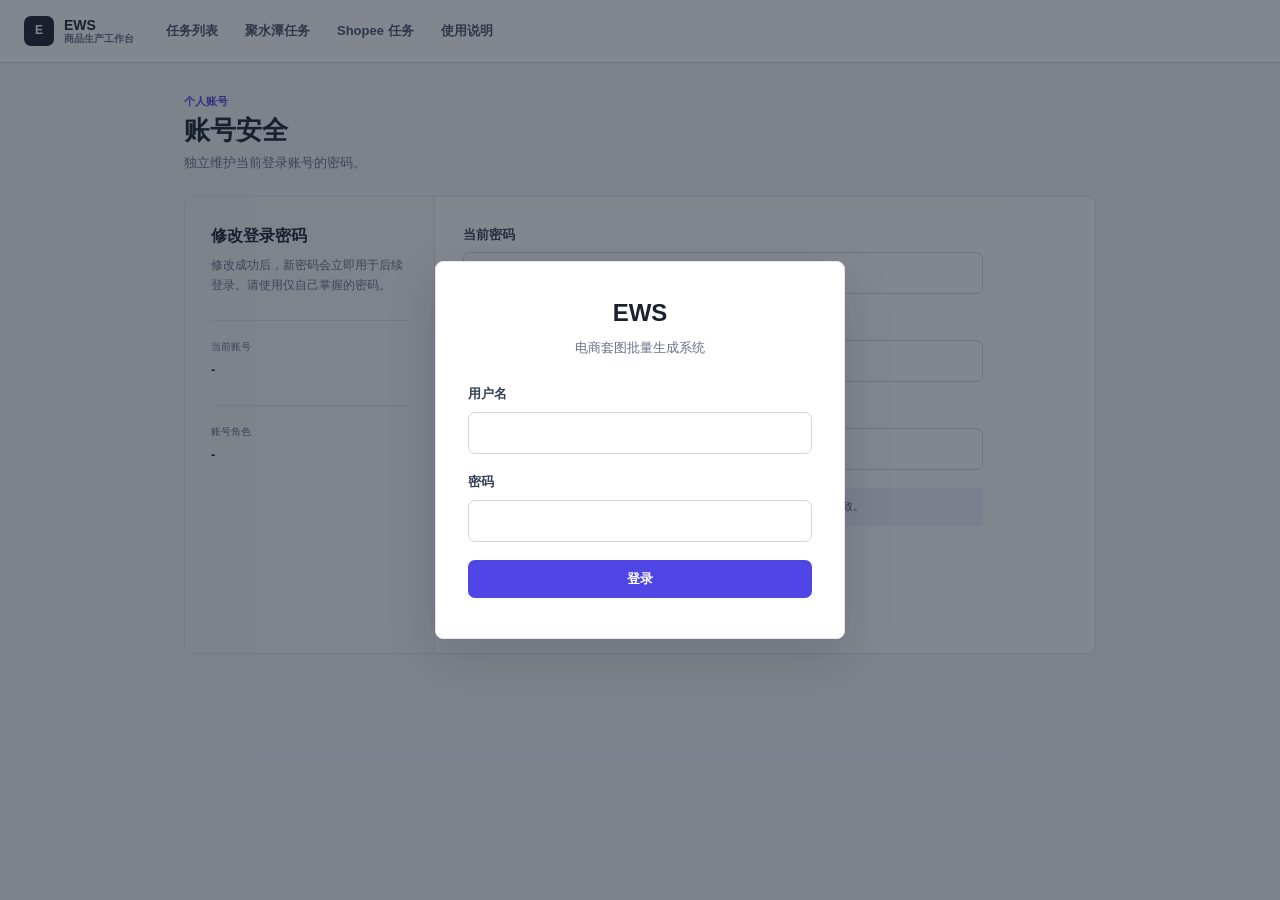
<file: password.html>
<!DOCTYPE html>
<html lang="zh-CN">
<head>
  <meta charset="UTF-8">
  <meta name="viewport" content="width=device-width,initial-scale=1.0">
  <title>账号安全 - EWS</title>
  <link rel="stylesheet" href="/css/style.css">
  <style>
    .security-page{max-width:960px}.security-layout{display:grid;grid-template-columns:250px minmax(0,1fr);border:1px solid var(--gray-200);border-radius:8px;background:#fff;overflow:hidden}.security-context{padding:26px;border-right:1px solid var(--gray-200);background:var(--gray-50)}.security-context h2{margin:0 0 8px;color:var(--gray-900);font-size:16px}.security-context p{margin:0;color:var(--gray-500);font-size:12px;line-height:1.65}.account-identity{margin-top:24px;padding-top:18px;border-top:1px solid var(--gray-200)}.account-identity span{display:block;color:var(--gray-500);font-size:10px;text-transform:uppercase}.account-identity strong{display:block;margin-top:5px;overflow-wrap:anywhere;color:var(--gray-900);font-size:13px}.security-form{padding:28px}.security-form form{max-width:520px}.security-form .form-group{margin-bottom:18px}.password-rule{margin:2px 0 20px;padding:10px 12px;border-left:3px solid var(--primary);background:var(--primary-light);color:var(--gray-600);font-size:11px;line-height:1.6}.show-passwords{display:flex;align-items:center;gap:8px;margin-bottom:22px;color:var(--gray-600);font-size:12px;cursor:pointer}.security-actions{display:flex;align-items:center;gap:10px}.security-message{font-size:12px}.security-message.error{color:var(--danger)}.security-message.success{color:var(--success)}
    @media(max-width:720px){.security-layout{grid-template-columns:1fr}.security-context{border-right:0;border-bottom:1px solid var(--gray-200)}.security-form{padding:22px}}
    @media(max-width:480px){.security-page{padding-inline:16px}.security-layout{margin-inline:-16px;border-left:0;border-right:0;border-radius:0}.security-context,.security-form{padding:20px}.security-actions{align-items:stretch;flex-direction:column}.security-actions .btn{width:100%}}
  </style>
</head>
<body>
  <script src="/js/nav.js"></script>
  <main class="app-container security-page">
    <header class="page-header"><div class="page-heading"><div class="page-kicker">个人账号</div><h1 class="page-title">账号安全</h1><p class="page-subtitle">独立维护当前登录账号的密码。</p></div></header>
    <section class="security-layout">
      <aside class="security-context"><h2>修改登录密码</h2><p>修改成功后，新密码会立即用于后续登录。请使用仅自己掌握的密码。</p><div class="account-identity"><span>当前账号</span><strong id="currentUsername">-</strong></div><div class="account-identity"><span>账号角色</span><strong id="currentRole">-</strong></div></aside>
      <div class="security-form">
        <form id="passwordForm" onsubmit="handleChangePassword(event)">
          <div class="form-group"><label class="form-label" for="oldPassword">当前密码</label><input class="form-input password-field" id="oldPassword" type="password" autocomplete="current-password" required></div>
          <div class="form-group"><label class="form-label" for="newPassword">新密码</label><input class="form-input password-field" id="newPassword" type="password" autocomplete="new-password" minlength="6" maxlength="32" pattern="[A-Za-z0-9._@\-]{6,32}" title="6~32位，仅允许英文字母、数字及 . _ @ -" required></div>
          <div class="form-group"><label class="form-label" for="confirmPassword">确认新密码</label><input class="form-input password-field" id="confirmPassword" type="password" autocomplete="new-password" minlength="6" maxlength="32" pattern="[A-Za-z0-9._@\-]{6,32}" title="6~32位，仅允许英文字母、数字及 . _ @ -" required></div>
          <div class="password-rule">新密码必须为 6~32 位，仅允许英文字母、数字及 . _ @ -，两次输入必须一致。</div>
          <label class="show-passwords"><input id="showPasswords" type="checkbox" onchange="togglePasswords(this.checked)">显示输入的密码</label>
          <div class="security-actions"><button class="btn btn-primary" id="passwordSubmit" type="submit">更新密码</button><span class="security-message" id="passwordMessage" aria-live="polite"></span></div>
        </form>
      </div>
    </section>
  </main>
  <script src="/js/api.js?v=20260722-2"></script>
  <script>
    var passwordSubmitting=false;
    document.addEventListener('DOMContentLoaded',async function(){if(!await requireAuth())return;refreshNavCredits();var role=localStorage.getItem('ews_role');document.getElementById('currentUsername').textContent=localStorage.getItem('ews_username')||'-';document.getElementById('currentRole').textContent=role==='admin'?'默认管理员':role==='group_admin'?'分组管理员':'普通用户'});
    function togglePasswords(visible){document.querySelectorAll('.password-field').forEach(function(input){input.type=visible?'text':'password'})}
    function setMessage(message,type){var box=document.getElementById('passwordMessage');box.textContent=message||'';box.className='security-message '+(type||'')}
    function requestWithTimeout(promise){var timeoutId;var timeout=new Promise(function(_,reject){timeoutId=setTimeout(function(){reject(new Error('服务器超过120秒未响应，请稍后重试'))},120000)});return Promise.race([promise,timeout]).finally(function(){clearTimeout(timeoutId)})}
    async function handleChangePassword(event){
      event.preventDefault();if(passwordSubmitting)return;var oldPassword=document.getElementById('oldPassword').value;var newPassword=document.getElementById('newPassword').value;var confirmPassword=document.getElementById('confirmPassword').value;if(newPassword!==confirmPassword){setMessage('两次输入的新密码不一致','error');return}if(!/^[A-Za-z0-9._@-]{6,32}$/.test(newPassword)){setMessage('新密码必须为6~32位，仅允许英文字母、数字及 . _ @ -','error');return}
      passwordSubmitting=true;var button=document.getElementById('passwordSubmit');button.disabled=true;button.classList.add('is-loading');button.textContent='更新中...';setMessage('');
      try{var result=await requestWithTimeout(API.changePassword(oldPassword,newPassword));if(!result.success)throw new Error(result.error||'密码修改失败');document.getElementById('passwordForm').reset();togglePasswords(false);setMessage('密码已更新','success');showToast(result.message||'密码修改成功','success')}catch(error){setMessage(error.message||'密码修改失败','error')}finally{passwordSubmitting=false;button.disabled=false;button.classList.remove('is-loading');button.textContent='更新密码'}
    }
  </script>
</body>
</html>
</file>
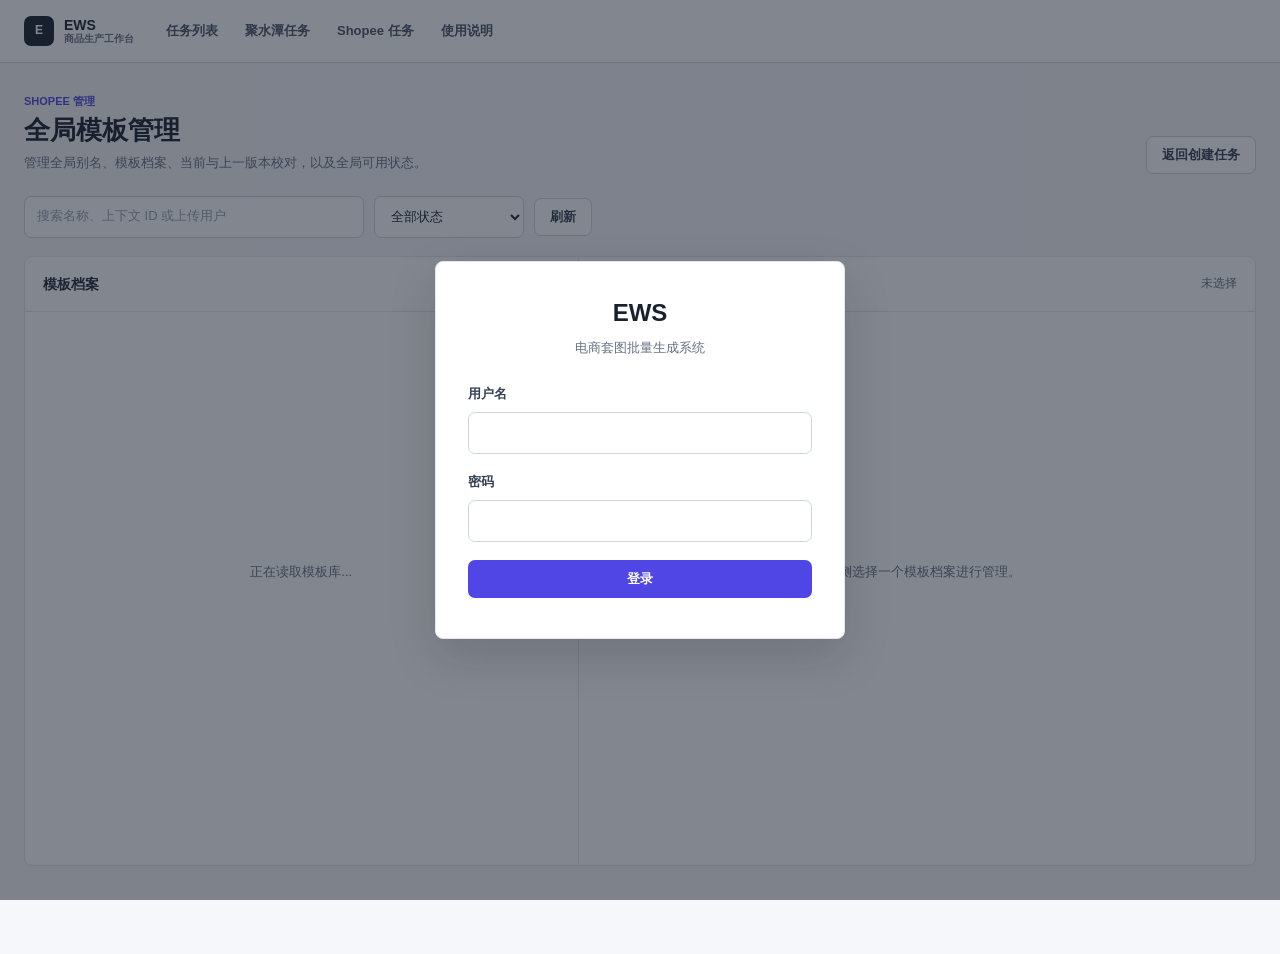
<file: shopee-templates.html>
<!DOCTYPE html>
<html lang="zh-CN">
<head>
  <meta charset="UTF-8">
  <meta name="viewport" content="width=device-width,initial-scale=1.0">
  <title>Shopee 模板管理 - EWS</title>
  <link rel="stylesheet" href="/css/style.css">
  <style>
    .template-admin-page{max-width:1380px}.template-toolbar{display:flex;gap:10px;align-items:center;margin-bottom:18px}.template-toolbar .form-input{max-width:340px}.template-toolbar .form-select{width:150px}.template-workspace{display:grid;grid-template-columns:minmax(420px,.9fr) minmax(440px,1.1fr);border:1px solid var(--gray-200);border-radius:8px;background:#fff;min-height:610px;overflow:hidden}.profile-pane{border-right:1px solid var(--gray-200);min-width:0}.profile-head,.detail-head{display:flex;align-items:center;justify-content:space-between;gap:12px;padding:16px 18px;border-bottom:1px solid var(--gray-200)}.profile-head strong,.detail-head strong{font-size:14px}.profile-count{color:var(--gray-500);font-size:12px}.profile-list{max-height:660px;overflow:auto}.profile-row{display:grid;grid-template-columns:minmax(0,1fr) auto;gap:12px;width:100%;padding:15px 18px;border:0;border-bottom:1px solid var(--gray-100);background:#fff;text-align:left;cursor:pointer}.profile-row:hover{background:var(--gray-50)}.profile-row.active{background:var(--primary-light);box-shadow:inset 3px 0 var(--primary)}.profile-main{min-width:0}.profile-main strong{display:block;overflow:hidden;text-overflow:ellipsis;color:var(--gray-900);font-size:13px;white-space:nowrap}.profile-main span{display:block;margin-top:5px;color:var(--gray-500);font-size:11px;line-height:1.55}.profile-side{text-align:right;color:var(--gray-500);font-size:11px}.status-badge{display:inline-flex;align-items:center;min-height:24px;padding:3px 8px;border-radius:6px;background:#ecfdf3;color:#027a48;font-size:11px;font-weight:700}.status-badge.disabled,.status-badge.deleted{background:#f2f4f7;color:#475467}.status-badge.pending_mapping,.status-badge.pending_upload{background:#fffaeb;color:#b54708}.detail-pane{min-width:0}.detail-body{padding:20px;max-height:660px;overflow:auto}.detail-empty{display:grid;place-items:center;min-height:520px;padding:40px;color:var(--gray-500);font-size:13px;text-align:center}.identity-grid{display:grid;grid-template-columns:repeat(2,minmax(0,1fr));gap:1px;margin-bottom:20px;border:1px solid var(--gray-200);border-radius:8px;overflow:hidden;background:var(--gray-200)}.identity-item{padding:12px;background:#fff;min-width:0}.identity-item span{display:block;color:var(--gray-500);font-size:10px;text-transform:uppercase}.identity-item strong{display:block;margin-top:4px;overflow-wrap:anywhere;color:var(--gray-800);font-size:12px}.edit-grid{display:grid;grid-template-columns:minmax(0,1fr) 150px;gap:12px}.detail-actions{display:flex;justify-content:space-between;gap:10px;margin:18px 0 24px}.detail-actions div{display:flex;gap:8px}.section-label{margin:22px 0 10px;color:var(--gray-900);font-size:12px;font-weight:750}.version-comparison{padding:14px;border:1px solid var(--gray-200);border-radius:8px;background:var(--gray-50)}.comparison-metrics{display:grid;grid-template-columns:repeat(3,minmax(0,1fr));gap:8px;margin-bottom:10px}.comparison-metric{padding:9px;background:#fff;border:1px solid var(--gray-200);border-radius:6px}.comparison-metric span{display:block;color:var(--gray-500);font-size:10px}.comparison-metric strong{display:block;margin-top:3px;font-size:13px}.comparison-line{margin:5px 0 0;color:var(--gray-600);font-size:11px;line-height:1.55;overflow-wrap:anywhere}.version-list{border-top:1px solid var(--gray-200)}.version-row{display:grid;grid-template-columns:minmax(0,1fr) auto;gap:12px;padding:12px 0;border-bottom:1px solid var(--gray-100)}.version-row strong{display:block;font-size:12px}.version-row span{display:block;margin-top:4px;color:var(--gray-500);font-size:11px;line-height:1.5}.version-side{text-align:right}.version-role{font-weight:700!important;color:var(--primary)!important}.version-role.previous{color:var(--gray-500)!important}.risk-note{margin-top:6px;color:#b54708!important}.legacy-review{padding:14px;border:1px solid #fedf89;border-radius:8px;background:#fffaeb}.legacy-review p{margin:0 0 12px;color:#7a2e0e;font-size:12px;line-height:1.55}.mapping-list{display:grid;gap:8px}.mapping-row{display:grid;grid-template-columns:minmax(110px,1fr) minmax(170px,1.2fr);gap:8px;align-items:center}.mapping-row code{overflow-wrap:anywhere;font-size:11px}.page-error{margin-bottom:12px}.modal-copy{margin:0;color:var(--gray-600);font-size:13px;line-height:1.65}
    @media(max-width:980px){.template-workspace{grid-template-columns:1fr}.profile-pane{border-right:0;border-bottom:1px solid var(--gray-200)}.profile-list{max-height:350px}.detail-body{max-height:none}.template-toolbar{align-items:stretch;flex-wrap:wrap}.template-toolbar .form-input{max-width:none;flex:1 1 240px}}
    @media(max-width:640px){.template-toolbar .form-select,.template-toolbar .btn{width:100%}.identity-grid,.edit-grid,.comparison-metrics{grid-template-columns:1fr}.template-workspace{margin-inline:-16px;border-left:0;border-right:0;border-radius:0}.profile-row{padding-inline:16px}.detail-body{padding:16px}.detail-actions{align-items:stretch;flex-direction:column}.detail-actions div{display:grid;grid-template-columns:1fr 1fr}.mapping-row{grid-template-columns:1fr}}
  </style>
</head>
<body>
  <script src="/js/nav.js"></script>
  <main class="app-container template-admin-page">
    <header class="page-header">
      <div class="page-heading"><div class="page-kicker">Shopee 管理</div><h1 class="page-title">全局模板管理</h1><p class="page-subtitle">管理全局别名、模板档案、当前与上一版本校对，以及全局可用状态。</p></div>
      <a class="btn btn-outline" href="/create-shopee.html">返回创建任务</a>
    </header>
    <div class="template-toolbar">
      <input class="form-input" id="templateSearch" type="search" placeholder="搜索名称、上下文 ID 或上传用户" oninput="renderProfileList()">
      <select class="form-select" id="statusFilter" onchange="renderProfileList()"><option value="">全部状态</option><option value="active">已启用</option><option value="disabled">已停用</option><option value="pending_mapping">待映射</option><option value="pending_review">历史待审核</option><option value="pending_upload">上传未完成</option><option value="deleted">已删除</option></select>
      <button class="btn btn-outline" id="refreshProfiles" type="button" onclick="runAction('refresh',this,loadProfiles)">刷新</button>
    </div>
    <div class="inline-error page-error" id="pageError"></div>
    <section class="template-workspace">
      <div class="profile-pane">
        <div class="profile-head"><strong>模板档案</strong><span class="profile-count" id="profileCount">0 个</span></div>
        <div class="profile-list" id="profileList"><div class="detail-empty">正在读取模板库...</div></div>
      </div>
      <div class="detail-pane">
        <div class="detail-head"><strong>档案详情</strong><span class="profile-count" id="detailCode">未选择</span></div>
        <div id="detailBody" class="detail-empty">从左侧选择一个模板档案进行管理。</div>
      </div>
    </section>
  </main>

  <div class="modal-overlay" id="deleteModal" onclick="if(event.target===this)closeDeleteModal()">
    <div class="modal" role="dialog" aria-modal="true" aria-labelledby="deleteTitle">
      <div class="modal-header"><div class="modal-title" id="deleteTitle">软删除模板档案</div><button class="modal-close" type="button" onclick="closeDeleteModal()" aria-label="关闭">&times;</button></div>
      <div class="modal-body"><p class="modal-copy" id="deleteCopy"></p></div>
      <div class="modal-footer"><button class="btn btn-outline" type="button" onclick="closeDeleteModal()">取消</button><button class="btn btn-danger" id="confirmDeleteButton" type="button" onclick="runAction('delete',this,deleteProfile)">确认软删除</button></div>
    </div>
  </div>

  <script src="/js/api.js?v=20260722-2"></script>
  <script>
    var profiles=[];
    var activeProfile=null;
    var activeDetail=null;
    var actionLocks={};

    document.addEventListener('DOMContentLoaded',async function(){
      if(!await requireAuth())return;
      if(localStorage.getItem('ews_role')!=='admin'){showToast('仅管理员可以访问模板管理','error');setTimeout(function(){location.href='/'},800);return}
      refreshNavCredits();
      await loadProfiles();
    });

    function escapeHtml(value){return String(value===undefined||value===null?'':value).replace(/&/g,'&amp;').replace(/</g,'&lt;').replace(/>/g,'&gt;').replace(/"/g,'&quot;')}
    function requestWithTimeout(promise){var timeoutId;var timeout=new Promise(function(_,reject){timeoutId=setTimeout(function(){reject(new Error('服务器超过120秒未响应，请稍后重试'))},120000)});return Promise.race([promise,timeout]).finally(function(){clearTimeout(timeoutId)})}
    function statusText(status){return({active:'已启用',ready:'可用',disabled:'已停用',pending_mapping:'待映射',pending_review:'历史待审核',pending_upload:'上传未完成',deleted:'已删除'})[status]||status||'未知'}
    function showPageError(message){var box=document.getElementById('pageError');box.textContent=message||'';box.classList.toggle('show',!!message)}
    async function runAction(key,button,action){if(actionLocks[key]){showToast('该操作正在处理中','info');return}actionLocks[key]=true;var text=button?button.textContent:'';if(button){button.disabled=true;button.classList.add('is-loading')}try{await requestWithTimeout(Promise.resolve().then(action))}catch(error){showPageError(error.message||'操作失败');showToast(error.message||'操作失败','error')}finally{delete actionLocks[key];if(button){button.disabled=false;button.classList.remove('is-loading');button.textContent=text}}}

    async function loadProfiles(preferredId){
      showPageError('');
      var result=await API.getShopeeTemplateProfiles();
      if(!result.success)throw new Error(result.error||'模板库加载失败');
      profiles=result.profiles||[];
      renderProfileList();
      var nextId=preferredId||(activeProfile&&activeProfile.id)||profiles[0]?.id;
      if(nextId&&profiles.some(function(profile){return profile.id===nextId}))await selectProfile(nextId);else clearDetail();
    }
    function filteredProfiles(){var query=document.getElementById('templateSearch').value.trim().toLowerCase();var status=document.getElementById('statusFilter').value;return profiles.filter(function(profile){var text=[profile.global_alias,profile.profile_code,profile.store_context_id,profile.latest_updated_by,profile.template&&profile.template.uploaded_by].join(' ').toLowerCase();return(!query||text.includes(query))&&(!status||profile.status===status)})}
    function renderProfileList(){
      var rows=filteredProfiles();document.getElementById('profileCount').textContent=rows.length+' 个';var list=document.getElementById('profileList');
      if(!rows.length){list.innerHTML='<div class="detail-empty">没有匹配的模板档案。</div>';return}
      list.innerHTML=rows.map(function(profile){var latestUpdater=profile.latest_updated_by||profile.template?.uploaded_by||'未知';return'<button type="button" class="profile-row'+(activeProfile&&activeProfile.id===profile.id?' active':'')+'" onclick="selectProfile(\''+escapeHtml(profile.id)+'\')"><span class="profile-main"><strong>'+escapeHtml(profile.global_alias||profile.profile_code)+'</strong><span>'+escapeHtml(profile.profile_code)+'<br>最近更新者 '+escapeHtml(latestUpdater)+'</span></span><span class="profile-side"><span class="status-badge '+escapeHtml(profile.status)+'">'+escapeHtml(statusText(profile.status))+'</span><br><br>'+Number(profile.template?.field_count||0)+'F</span></button>'}).join('');
    }
    function clearDetail(){activeProfile=null;activeDetail=null;document.getElementById('detailCode').textContent='未选择';document.getElementById('detailBody').className='detail-empty';document.getElementById('detailBody').innerHTML='从左侧选择一个模板档案进行管理。';renderProfileList()}
    async function selectProfile(profileId){
      activeProfile=profiles.find(function(profile){return profile.id===profileId})||null;renderProfileList();if(!activeProfile)return clearDetail();
      document.getElementById('detailCode').textContent=activeProfile.profile_code;var body=document.getElementById('detailBody');body.className='detail-empty';body.textContent='正在读取版本和字段信息...';showPageError('');
      var result=await API.getShopeeTemplateProfile(profileId);if(!result.success){body.textContent=result.error||'档案加载失败';return}
      activeDetail=result;activeProfile=result.profile;renderDetail();
    }
    function comparisonLine(label,group){if(!group)return'';var parts=[];if(group.added&&group.added.length)parts.push('新增 '+group.added.slice(0,8).join('、')+(group.added.length>8?' 等'+group.added.length+'项':''));if(group.removed&&group.removed.length)parts.push('移除 '+group.removed.slice(0,8).join('、')+(group.removed.length>8?' 等'+group.removed.length+'项':''));if(group.changed&&group.changed.length)parts.push('规则调整 '+group.changed.slice(0,8).join('、')+(group.changed.length>8?' 等'+group.changed.length+'项':''));return'<p class="comparison-line"><strong>'+escapeHtml(label)+'：</strong>'+escapeHtml(parts.join('；')||'无变化')+'</p>'}
    function renderDetail(){
      var profile=activeProfile;var versions=activeDetail.versions||[];var comparison=activeDetail.version_comparison;var review=activeDetail.review_version;var unknown=(activeDetail.fields||[]).filter(function(field){return field.mapping_status==='unmapped_required'});var registry=activeDetail.semantic_registry||[];var deleted=profile.status==='deleted';
      var reviewHtml=review?'<div class="section-label">历史遗留待处理版本</div><div class="legacy-review"><p>新上传模板已免审核。此版本来自旧流程，仍有 '+unknown.length+' 个必填 token 需要映射后才能启用。</p><div class="mapping-list">'+unknown.map(function(field){return'<label class="mapping-row"><code>'+escapeHtml(field.token)+'</code><select class="form-select field-map" data-token="'+escapeHtml(field.token)+'"><option value="">选择系统语义字段</option>'+registry.map(function(key){return'<option value="'+escapeHtml(key)+'">'+escapeHtml(key)+'</option>'}).join('')+'</select></label>'}).join('')+'</div>'+(review.has_sensitive_data?'<label class="check-row" style="margin-top:12px"><input type="checkbox" id="confirmSensitive"><span>确认该历史版本中的隐藏表风险标记</span></label>':'')+'</div>':'';
      var comparisonHtml=comparison?'<div class="section-label">更新校对</div><div class="version-comparison"><div class="comparison-metrics"><div class="comparison-metric"><span>字段</span><strong>'+Number(comparison.fields.before_count||0)+' → '+Number(comparison.fields.after_count||0)+'</strong></div><div class="comparison-metric"><span>分类</span><strong>'+Number(comparison.categories.before_count||0)+' → '+Number(comparison.categories.after_count||0)+'</strong></div><div class="comparison-metric"><span>物流</span><strong>'+Number(comparison.shipping_channels.before_count||0)+' → '+Number(comparison.shipping_channels.after_count||0)+'</strong></div></div><p class="comparison-line"><strong>官方签名：</strong>'+(comparison.signature_changed?'已变化':'未变化')+(comparison.category_requirements_changed?'；类目必填规则已变化':'')+'</p>'+comparisonLine('字段',comparison.fields)+comparisonLine('分类 ID',comparison.categories)+comparisonLine('物流渠道',comparison.shipping_channels)+'</div>':'';
      var versionsHtml=versions.length?versions.map(function(version){var risks=version.has_sensitive_data?'风险标记：'+(version.sensitive_sheets||[]).join('、'):'';var role=version.is_current?'当前版本':'上一版本';return'<div class="version-row"><div><strong>'+escapeHtml(version.label||version.filename)+'</strong><span>'+escapeHtml(version.filename)+'<br>上传者 '+escapeHtml(version.uploaded_by||'未知')+' · '+Number(version.field_count||0)+' 字段 · '+Number(version.category_count||0)+' 分类</span>'+(risks?'<span class="risk-note">'+escapeHtml(risks)+'</span>':'')+'</div><div class="version-side"><span class="version-role '+(version.is_current?'current':'previous')+'">'+role+'</span><span>'+escapeHtml(String(version.sha256||'').slice(0,8))+'</span></div></div>'}).join(''):'<div class="form-hint">暂无版本记录。</div>';
      var body=document.getElementById('detailBody');body.className='detail-body';body.innerHTML='<div class="identity-grid"><div class="identity-item"><span>档案代码</span><strong>'+escapeHtml(profile.profile_code)+'</strong></div><div class="identity-item"><span>store_context_id</span><strong>'+escapeHtml(profile.store_context_id)+'</strong></div><div class="identity-item"><span>当前版本</span><strong>'+escapeHtml(profile.template?.label||profile.template?.filename||'未知')+'</strong></div><div class="identity-item"><span>最近更新者</span><strong>'+escapeHtml(profile.latest_updated_by||profile.template?.uploaded_by||'未知')+'</strong></div></div><div class="edit-grid"><div class="form-group"><label class="form-label" for="globalAlias">全局别名 <span class="optional">(可选)</span></label><input class="form-input" id="globalAlias" maxlength="80" placeholder="如：越南美妆店模板" value="'+escapeHtml(profile.global_alias||'')+'"><div class="form-hint">未设置“我的别名”的用户会看到此名称；留空时显示档案代码。</div></div><div class="form-group"><label class="form-label" for="profileStatus">全局状态</label><select class="form-select" id="profileStatus"><option value="active">启用</option><option value="disabled">停用</option></select></div></div>'+(deleted?'<div class="template-note">该档案已软删除。保存为“启用”或“停用”会恢复档案。</div>':'')+reviewHtml+'<div class="detail-actions"><button class="btn btn-danger" type="button" onclick="openDeleteModal()" '+(deleted?'disabled':'')+'>软删除</button><div><a class="btn btn-outline" href="/create-shopee.html">上传新模板</a><button class="btn btn-primary" id="saveProfileButton" type="button" onclick="runAction(\'save\',this,saveProfile)">保存档案</button></div></div>'+comparisonHtml+'<div class="section-label">保留版本 · '+versions.length+'/2</div><div class="version-list">'+versionsHtml+'</div>';
      document.getElementById('profileStatus').value=profile.status==='active'?'active':'disabled';
    }
    async function saveProfile(){
      if(!activeProfile)return;showPageError('');var review=activeDetail.review_version;var maps=Array.from(document.querySelectorAll('.field-map'));
      for(var i=0;i<maps.length;i++){if(!maps[i].value)throw new Error('请完成所有未知必填 token 的语义映射');var mapped=await API.mapShopeeTemplateField(activeProfile.id,review.id,maps[i].dataset.token,maps[i].value);if(!mapped.success)throw new Error(mapped.error||'token 映射失败')}
      var payload={global_alias:document.getElementById('globalAlias').value.trim(),status:document.getElementById('profileStatus').value};if(review){payload.approve_version_id=review.id;payload.confirm_sensitive=!!document.getElementById('confirmSensitive')?.checked}
      var result=await API.updateShopeeTemplateProfile(activeProfile.id,payload);if(!result.success)throw new Error(result.error||'档案保存失败');showToast(result.message||'模板档案已更新','success');await loadProfiles(activeProfile.id);
    }
    function openDeleteModal(){if(!activeProfile||activeProfile.status==='deleted')return;document.getElementById('deleteCopy').textContent='软删除“'+(activeProfile.global_alias||activeProfile.profile_code)+'”后，新任务不再显示该模板；已有任务仍可使用保留版本导出。';document.getElementById('deleteModal').classList.add('show')}
    function closeDeleteModal(){if(actionLocks.delete)return;document.getElementById('deleteModal').classList.remove('show')}
    async function deleteProfile(){if(!activeProfile)return;var id=activeProfile.id;var result=await API.deleteShopeeTemplateProfile(id);if(!result.success)throw new Error(result.error||'软删除失败');document.getElementById('deleteModal').classList.remove('show');showToast(result.message||'模板档案已软删除','success');await loadProfiles(id)}
  </script>
</body>
</html>
</file>
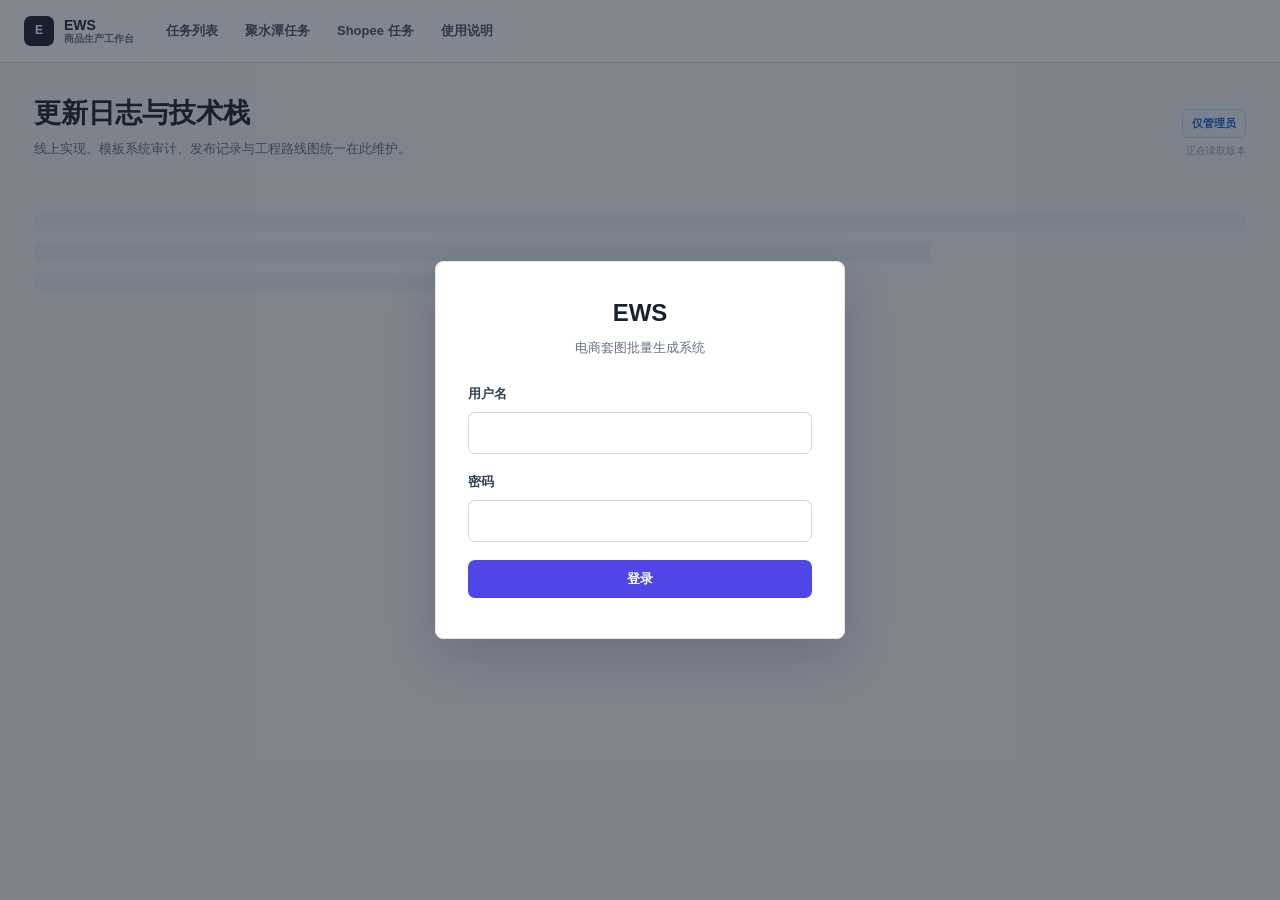
<file: update_log.html>
<!DOCTYPE html>
<html lang="zh-CN">
<head>
  <meta charset="UTF-8">
  <meta name="viewport" content="width=device-width, initial-scale=1.0">
  <title>更新日志与技术栈 - EWS</title>
  <link rel="stylesheet" href="/css/style.css">
  <style>
    body { background: var(--gray-50); color: var(--gray-900); }
    .update-page { max-width: 1260px; padding-bottom: 72px; }
    .update-header { display: flex; align-items: flex-end; justify-content: space-between; gap: 24px; margin: 34px 0 20px; }
    .update-header h1 { margin: 0; font-size: 27px; line-height: 1.25; letter-spacing: 0; }
    .update-header p { max-width: 760px; margin: 7px 0 0; color: var(--gray-500); font-size: 13px; line-height: 1.65; }
    .release-stamp { flex: 0 0 auto; display: grid; justify-items: end; gap: 5px; }
    .release-stamp strong { padding: 5px 9px; border: 1px solid #b2ddff; border-radius: 6px; background: #eff8ff; color: #175cd3; font-size: 11px; }
    .release-stamp span { color: var(--gray-400); font-size: 10px; }
    .update-loading { display: grid; gap: 12px; padding: 34px 0; }
    .update-skeleton { height: 18px; border-radius: 5px; background: linear-gradient(90deg, #eef2f6 25%, #f8fafc 37%, #eef2f6 63%); background-size: 400% 100%; animation: update-loading 1.4s ease infinite; }
    .update-skeleton:nth-child(2) { width: 74%; }
    .update-skeleton:nth-child(3) { width: 52%; }
    @keyframes update-loading { from { background-position: 100% 0; } to { background-position: 0 0; } }
    .update-error { padding: 17px 18px; border-left: 3px solid var(--danger); background: #fef3f2; color: #7a271a; font-size: 13px; line-height: 1.6; }
    .metric-strip { display: grid; grid-template-columns: repeat(5, minmax(0, 1fr)); margin-bottom: 18px; border: 1px solid var(--gray-200); border-radius: 8px; background: #fff; box-shadow: var(--shadow); overflow: hidden; }
    .metric { min-width: 0; padding: 15px 17px; border-left: 1px solid var(--gray-200); }
    .metric:first-child { border-left: 0; }
    .metric span { display: block; color: var(--gray-500); font-size: 10px; }
    .metric strong { display: block; margin-top: 5px; color: var(--gray-900); font-size: 19px; line-height: 1.2; overflow-wrap: anywhere; }
    .metric small { display: block; margin-top: 4px; color: var(--gray-400); font-size: 9px; }
    .update-workspace { display: grid; grid-template-columns: 210px minmax(0, 1fr); gap: 20px; align-items: start; }
    .update-index { position: sticky; top: 18px; border: 1px solid var(--gray-200); border-radius: 8px; background: #fff; box-shadow: var(--shadow); overflow: hidden; }
    .index-title { padding: 15px 16px 10px; color: var(--gray-400); font-size: 10px; font-weight: 750; text-transform: uppercase; }
    .view-tab { display: flex; align-items: center; justify-content: space-between; width: 100%; min-height: 44px; padding: 9px 16px; border: 0; border-top: 1px solid var(--gray-100); background: transparent; color: var(--gray-600); cursor: pointer; font-size: 12px; text-align: left; }
    .view-tab::after { content: ''; width: 6px; height: 6px; border-top: 1px solid currentColor; border-right: 1px solid currentColor; transform: rotate(45deg); }
    .view-tab:hover { background: var(--gray-50); color: var(--gray-900); }
    .view-tab.active { background: #f5f8ff; color: #175cd3; font-weight: 700; box-shadow: inset 3px 0 #2e6ce6; }
    .index-foot { padding: 13px 16px; border-top: 1px solid var(--gray-200); color: var(--gray-400); font-size: 10px; line-height: 1.55; }
    .update-content { min-width: 0; border: 1px solid var(--gray-200); border-radius: 8px; background: #fff; box-shadow: var(--shadow); }
    .content-head { display: flex; align-items: flex-start; justify-content: space-between; gap: 20px; padding: 20px 22px; border-bottom: 1px solid var(--gray-200); }
    .content-head h2 { margin: 0; font-size: 17px; line-height: 1.4; letter-spacing: 0; }
    .content-head p { margin: 5px 0 0; color: var(--gray-500); font-size: 11px; line-height: 1.6; }
    .content-head a { flex: 0 0 auto; font-size: 11px; font-weight: 650; }
    .content-body { padding: 0 22px; }
    .release-entry { position: relative; display: grid; grid-template-columns: 116px minmax(0, 1fr); gap: 22px; padding: 23px 0; border-bottom: 1px solid var(--gray-200); }
    .release-entry:last-child { border-bottom: 0; }
    .release-meta strong { display: block; color: var(--gray-900); font-size: 12px; }
    .release-meta time { display: block; margin-top: 4px; color: var(--gray-400); font-size: 10px; }
    .status-label { display: inline-block; margin-top: 9px; padding: 3px 6px; border-radius: 4px; background: #ecfdf3; color: #067647; font-size: 9px; font-weight: 750; }
    .release-copy h3 { margin: 0; font-size: 14px; letter-spacing: 0; }
    .release-copy > p { margin: 6px 0 12px; color: var(--gray-500); font-size: 11px; line-height: 1.65; }
    .change-list { margin: 0; padding: 0; list-style: none; }
    .change-list li { position: relative; padding: 4px 0 4px 14px; color: var(--gray-700); font-size: 11px; line-height: 1.55; }
    .change-list li::before { position: absolute; left: 0; top: 11px; width: 4px; height: 4px; border-radius: 50%; background: #2e6ce6; content: ''; }
    .stack-row { display: grid; grid-template-columns: 105px 230px minmax(0, 1fr); gap: 18px; align-items: start; padding: 17px 0; border-bottom: 1px solid var(--gray-200); }
    .stack-row:last-child { border-bottom: 0; }
    .stack-row strong { color: var(--gray-900); font-size: 11px; }
    .stack-row code { color: #175cd3; font: 10px/1.6 Consolas, monospace; overflow-wrap: anywhere; }
    .stack-row p { margin: 0; color: var(--gray-600); font-size: 11px; line-height: 1.65; }
    .flow-list { display: grid; grid-template-columns: repeat(3, minmax(0, 1fr)); margin: 21px 0; border-top: 1px solid var(--gray-200); border-left: 1px solid var(--gray-200); }
    .flow-step { min-height: 128px; padding: 15px; border-right: 1px solid var(--gray-200); border-bottom: 1px solid var(--gray-200); }
    .flow-step span { color: #175cd3; font-size: 10px; font-weight: 750; }
    .flow-step h3 { margin: 7px 0 5px; font-size: 12px; letter-spacing: 0; }
    .flow-step p { margin: 0; color: var(--gray-500); font-size: 10px; line-height: 1.65; }
    .audit-row, .roadmap-row { display: grid; grid-template-columns: 92px minmax(0, 1fr); gap: 18px; padding: 17px 0; border-bottom: 1px solid var(--gray-200); }
    .audit-row:last-child, .roadmap-row:last-child { border-bottom: 0; }
    .audit-badge, .priority-badge { align-self: start; justify-self: start; padding: 4px 7px; border-radius: 4px; background: var(--gray-100); color: var(--gray-600); font-size: 9px; font-weight: 750; }
    .audit-badge.fixed { background: #ecfdf3; color: #067647; }
    .audit-badge.verified { background: #eff8ff; color: #175cd3; }
    .audit-copy h3, .roadmap-copy h3 { margin: 0; font-size: 12px; letter-spacing: 0; }
    .audit-copy p, .roadmap-copy p { margin: 5px 0 0; color: var(--gray-500); font-size: 11px; line-height: 1.65; }
    .roadmap-meta { display: flex; align-items: center; gap: 7px; }
    .roadmap-meta span:last-child { color: var(--gray-400); font-size: 9px; }
    @media (max-width: 940px) {
      .metric-strip { grid-template-columns: repeat(2, minmax(0, 1fr)); }
      .metric { border-top: 1px solid var(--gray-200); }
      .metric:nth-child(-n+2) { border-top: 0; }
      .metric:nth-child(odd) { border-left: 0; }
      .update-workspace { grid-template-columns: 1fr; }
      .update-index { position: static; display: flex; overflow-x: auto; }
      .index-title, .index-foot { display: none; }
      .view-tab { flex: 0 0 auto; width: auto; min-width: 118px; border-top: 0; border-left: 1px solid var(--gray-100); }
      .view-tab:first-of-type { border-left: 0; }
      .view-tab::after { display: none; }
      .view-tab.active { box-shadow: inset 0 -3px #2e6ce6; }
    }
    @media (max-width: 640px) {
      .update-page { padding-inline: 14px; }
      .update-header { display: block; margin-top: 24px; }
      .release-stamp { justify-items: start; margin-top: 12px; }
      .metric-strip { grid-template-columns: 1fr; }
      .metric, .metric:nth-child(-n+2) { border-top: 1px solid var(--gray-200); border-left: 0; }
      .metric:first-child { border-top: 0; }
      .content-head, .content-body { padding-inline: 15px; }
      .release-entry { grid-template-columns: 1fr; gap: 10px; }
      .stack-row { grid-template-columns: 1fr; gap: 5px; }
      .flow-list { grid-template-columns: 1fr; }
      .flow-step { min-height: 0; }
      .audit-row, .roadmap-row { grid-template-columns: 76px minmax(0, 1fr); gap: 12px; }
    }
  </style>
</head>
<body>
  <script src="/js/nav.js"></script>
  <main class="app-container update-page">
    <header class="update-header">
      <div>
        <h1>更新日志与技术栈</h1>
        <p>线上实现、模板系统审计、发布记录与工程路线图统一在此维护。</p>
      </div>
      <div class="release-stamp"><strong>仅管理员</strong><span id="updatedAt">正在读取版本</span></div>
    </header>
    <div id="updateMount" aria-live="polite">
      <div class="update-loading"><div class="update-skeleton"></div><div class="update-skeleton"></div><div class="update-skeleton"></div></div>
    </div>
  </main>
  <script src="/js/api.js?v=20260725-3"></script>
  <script>
    var updateWiki = null;
    var activeView = 'releases';

    function escapeHtml(value) {
      return String(value === undefined || value === null ? '' : value)
        .replace(/&/g, '&amp;').replace(/</g, '&lt;').replace(/>/g, '&gt;')
        .replace(/"/g, '&quot;').replace(/'/g, '&#39;');
    }

    function requestWithTimeout(promise) {
      var timeoutId;
      var timeout = new Promise(function (_, reject) {
        timeoutId = setTimeout(function () { reject(new Error('服务器超过120秒未响应，请稍后重试')); }, 120000);
      });
      return Promise.race([promise, timeout]).finally(function () { clearTimeout(timeoutId); });
    }

    function formatDate(value, withTime) {
      if (!value) return '-';
      var normalized = /^\d{4}-\d{2}-\d{2} \d{2}:\d{2}:\d{2}$/.test(value) ? value.replace(' ', 'T') + 'Z' : value;
      var date = new Date(normalized);
      if (Number.isNaN(date.getTime())) return value;
      return new Intl.DateTimeFormat('zh-CN', {
        timeZone: 'Asia/Shanghai', year: 'numeric', month: '2-digit', day: '2-digit',
        hour: withTime ? '2-digit' : undefined, minute: withTime ? '2-digit' : undefined, hour12: false
      }).format(date);
    }

    function metricsHtml(audit) {
      var values = [
        ['启用模板', audit.active_profiles, '全局档案'],
        ['模板版本', audit.current_versions, '可用于导出'],
        ['预售就绪', audit.preorder_ready_profiles, '已注册 DTS token'],
        ['预售商品', audit.preorder_products, '线上累计记录'],
        ['模板最近更新', formatDate(audit.last_template_update, true), 'UTC+8']
      ];
      return '<div class="metric-strip">' + values.map(function (item) {
        return '<div class="metric"><span>' + escapeHtml(item[0]) + '</span><strong>' + escapeHtml(item[1]) + '</strong><small>' + escapeHtml(item[2]) + '</small></div>';
      }).join('') + '</div>';
    }

    function releaseHtml(items) {
      return (items || []).map(function (item) {
        return '<article class="release-entry"><div class="release-meta"><strong>' + escapeHtml(item.version) + '</strong><time>' + escapeHtml(item.date) + '</time><span class="status-label">' + escapeHtml(item.status) + '</span></div>'
          + '<div class="release-copy"><h3>' + escapeHtml(item.title) + '</h3><p>' + escapeHtml(item.summary) + '</p><ul class="change-list">'
          + (item.changes || []).map(function (change) { return '<li>' + escapeHtml(change) + '</li>'; }).join('') + '</ul></div></article>';
      }).join('');
    }

    function stackHtml(items) {
      return (items || []).map(function (item) {
        return '<div class="stack-row"><strong>' + escapeHtml(item.layer) + '</strong><code>' + escapeHtml(item.components) + '</code><p>' + escapeHtml(item.responsibility) + '</p></div>';
      }).join('');
    }

    function templateHtml(wiki) {
      var flow = (wiki.template_flow || []).map(function (item, index) {
        return '<div class="flow-step"><span>0' + (index + 1) + '</span><h3>' + escapeHtml(item.step) + '</h3><p>' + escapeHtml(item.detail) + '</p></div>';
      }).join('');
      var audit = (wiki.template_audit || []).map(function (item) {
        var badgeClass = item.severity === '已修复' ? ' fixed' : (item.severity === '已验证' ? ' verified' : '');
        return '<div class="audit-row"><span class="audit-badge' + badgeClass + '">' + escapeHtml(item.severity) + '</span><div class="audit-copy"><h3>' + escapeHtml(item.title) + '</h3><p>' + escapeHtml(item.detail) + '</p></div></div>';
      }).join('');
      return '<div class="flow-list">' + flow + '</div>' + audit;
    }

    function roadmapHtml(items) {
      return (items || []).map(function (item) {
        return '<div class="roadmap-row"><div class="roadmap-meta"><span class="priority-badge">' + escapeHtml(item.priority) + '</span></div><div class="roadmap-copy"><h3>' + escapeHtml(item.title) + '</h3><p>' + escapeHtml(item.detail) + '</p><div class="roadmap-meta"><span></span><span>' + escapeHtml(item.status) + '</span></div></div></div>';
      }).join('');
    }

    function viewDefinition(view) {
      if (view === 'stack') return { title: '技术栈与职责边界', subtitle: '按运行层拆分组件、数据归属和处理职责。', body: stackHtml(updateWiki.stack) };
      if (view === 'template') return { title: 'Shopee 模板系统', subtitle: '从店铺模板上传到 token 导出的完整链路及本次审计结论。', body: templateHtml(updateWiki) };
      if (view === 'roadmap') return { title: '后续更新', subtitle: '按优先级维护尚未上线的工程改进，不把计划项描述为已完成功能。', body: roadmapHtml(updateWiki.roadmap) };
      return { title: '线上更新记录', subtitle: '按版本记录已经部署并可验证的系统变更。', body: releaseHtml(updateWiki.releases) };
    }

    function renderView() {
      var definition = viewDefinition(activeView);
      document.querySelectorAll('.view-tab').forEach(function (button) { button.classList.toggle('active', button.dataset.view === activeView); });
      document.getElementById('contentTitle').textContent = definition.title;
      document.getElementById('contentSubtitle').textContent = definition.subtitle;
      document.getElementById('contentBody').innerHTML = definition.body;
    }

    function renderWiki(wiki) {
      updateWiki = wiki;
      document.querySelector('.update-header h1').textContent = wiki.title || '更新日志与技术栈';
      document.querySelector('.update-header p').textContent = wiki.subtitle || '';
      document.getElementById('updatedAt').textContent = '版本 ' + (wiki.version || '-') + ' · ' + formatDate(wiki.updated_at, true);
      document.getElementById('updateMount').innerHTML = metricsHtml(wiki.audit || {})
        + '<div class="update-workspace"><aside class="update-index"><div class="index-title">页面索引</div>'
        + '<button class="view-tab active" type="button" data-view="releases">更新日志</button>'
        + '<button class="view-tab" type="button" data-view="stack">技术栈</button>'
        + '<button class="view-tab" type="button" data-view="template">模板系统</button>'
        + '<button class="view-tab" type="button" data-view="roadmap">后续更新</button>'
        + '<div class="index-foot">正文由 Worker 在管理员鉴权后返回，响应禁止缓存。</div></aside>'
        + '<section class="update-content"><header class="content-head"><div><h2 id="contentTitle"></h2><p id="contentSubtitle"></p></div><a href="/admin-deployment-wiki.html">部署 Wiki</a></header><div class="content-body" id="contentBody"></div></section></div>';
      document.querySelectorAll('.view-tab').forEach(function (button) {
        button.addEventListener('click', function () { activeView = button.dataset.view; renderView(); });
      });
      renderView();
    }

    async function loadUpdateLog() {
      if (!await requireAuth()) return;
      if (localStorage.getItem('ews_role') !== 'admin') { location.replace('/'); return; }
      refreshNavCredits();
      try {
        var result = await requestWithTimeout(API.getUpdateLog());
        if (!result.success || !result.wiki) throw new Error(result.error || '更新日志加载失败');
        renderWiki(result.wiki);
      } catch (error) {
        document.getElementById('updateMount').innerHTML = '<div class="update-error">' + escapeHtml(error.message || '更新日志加载失败，请重新登录后再试。') + '</div>';
      }
    }

    document.addEventListener('DOMContentLoaded', loadUpdateLog);
  </script>
</body>
</html>
</file>
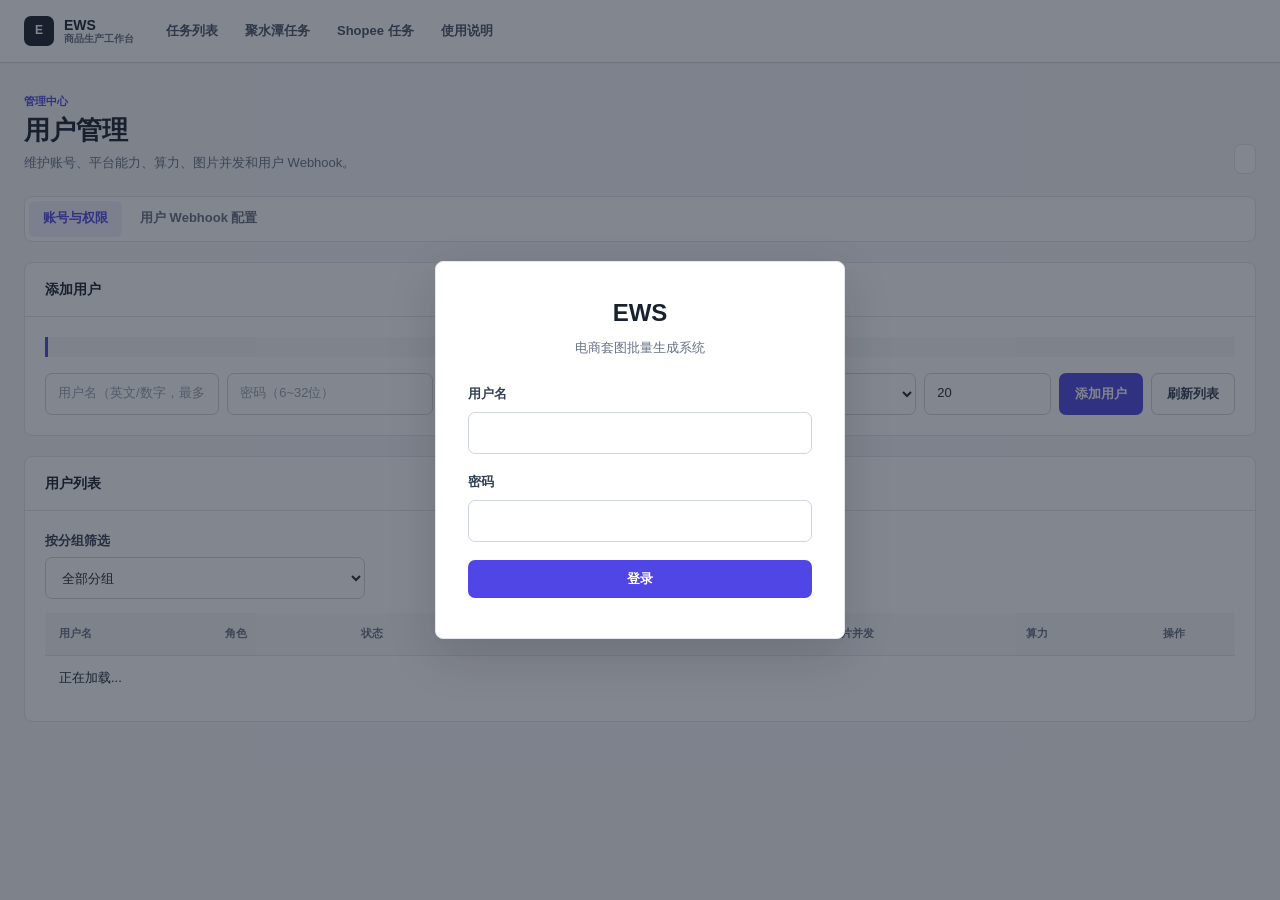
<file: user-management.html>
<!DOCTYPE html><html lang="zh-CN"><head>
<meta charset="UTF-8"><meta name="viewport" content="width=device-width,initial-scale=1.0">
<title>用户管理 - EWS</title>
<link rel="stylesheet" href="/css/style.css">
<style>
.user-page{max-width:1380px}.account-chip{display:inline-flex;align-items:center;min-height:30px;padding:5px 10px;border:1px solid var(--gray-200);border-radius:7px;background:#fff;color:var(--gray-600);font-size:12px}.user-page .card{box-shadow:none}.user-add-row{display:grid;grid-template-columns:1.1fr 1.3fr .9fr 1fr 1fr .8fr auto auto;gap:8px}.user-add-row .form-input{min-width:0;max-width:none!important}.user-list-toolbar{display:grid;grid-template-columns:minmax(220px,320px);margin-bottom:14px}.user-list-toolbar .form-label{margin-bottom:6px}.user-table table{min-width:1240px}.user-credits-cell,.user-concurrency-cell,.user-actions{display:flex;gap:5px;align-items:center;flex-wrap:wrap}.scope-note{margin-bottom:16px;padding:10px 12px;border-left:3px solid var(--primary);background:var(--gray-50);color:var(--gray-600);font-size:12px}.webhook-toolbar{display:grid;grid-template-columns:minmax(240px,420px);margin-bottom:16px}.workflow-override{max-width:180px}.webhook-panel{display:none}.webhook-panel.active{display:block}.webhook-form{max-width:920px}.webhook-form .form-row{align-items:end}.confirm-panel{text-align:left;padding:28px}.confirm-actions{display:flex;gap:8px;justify-content:flex-end;margin-top:22px}.role-label{font-size:12px;font-weight:650}.role-label.restricted{color:var(--primary)}
@media(max-width:980px){.user-add-row{grid-template-columns:repeat(2,minmax(0,1fr))}.user-add-row .btn{width:100%}}
@media(max-width:680px){.user-add-row,.user-list-toolbar{grid-template-columns:1fr}.webhook-toolbar{grid-template-columns:1fr}.webhook-form .form-row{display:block}.user-table{overflow:auto}.tab-bar .tab-btn{min-width:max-content}.account-chip{max-width:100%;overflow-wrap:anywhere}}
</style>
</head><body>
<script src="/js/nav.js"></script>
<div class="app-container user-page">
  <div class="page-header"><div class="page-heading"><div class="page-kicker">管理中心</div><h1 class="page-title">用户管理</h1><p class="page-subtitle">维护账号、平台能力、算力、图片并发和用户 Webhook。</p></div><div class="account-chip" id="userInfo"></div></div>
  <div class="tab-bar" id="userTabs">
    <button class="tab-btn active" type="button" onclick="switchUserTab('accounts')">账号与权限</button>
    <button class="tab-btn" type="button" onclick="switchUserTab('webhooks')">用户 Webhook 配置</button>
  </div>

  <div class="tab-panel active" id="tab-accounts">
    <div class="card"><div class="card-header">添加用户</div><div class="card-body">
      <div class="scope-note" id="scopeNote"></div>
      <div class="user-add-row">
        <input type="text" class="form-input" id="newUsername" placeholder="用户名（英文/数字，最多16位）" maxlength="16" pattern="[A-Za-z0-9]{1,16}" title="仅允许1~16位英文字母或数字">
        <input type="password" class="form-input" id="addUserPassword" placeholder="密码（6~32位）" minlength="6" maxlength="32" pattern="[A-Za-z0-9._@\-]{6,32}" title="6~32位，仅允许英文字母、数字及 . _ @ -">
        <select class="form-input" id="newRole"><option value="user">普通用户</option><option value="group_admin">分组管理员</option></select>
        <select class="form-input" id="newPlatformAccess"><option value="allow">全部平台</option><option value="jst">仅聚水潭</option><option value="shopee">仅虾皮</option></select>
        <select class="form-input" id="newGroupId" title="所属分组"><option value="default">默认分组</option></select>
        <input type="number" class="form-input" id="newImageConcurrency" value="20" min="1" max="20" title="图片并发上限" placeholder="图片并发">
        <button class="btn btn-primary" type="button" onclick="runUserAction('add-user',this,'添加中...',handleAddUser)">添加用户</button>
        <button class="btn btn-outline" type="button" onclick="runUserAction('load-users',this,'刷新中...',loadUserList)">刷新列表</button>
      </div>
    </div></div>
    <div class="card" style="margin-top:20px"><div class="card-header">用户列表</div><div class="card-body">
      <div class="user-list-toolbar"><label class="form-label" for="userGroupFilter">按分组筛选</label><select class="form-input" id="userGroupFilter" onchange="renderUsers()"><option value="">全部分组</option></select></div>
      <div class="table-container user-table"><table><thead><tr><th>用户名</th><th>角色</th><th>状态</th><th>分组</th><th>平台能力</th><th>图片并发</th><th>算力</th><th>操作</th></tr></thead><tbody id="userListBody"><tr><td colspan="8" class="muted">正在加载...</td></tr></tbody></table></div>
    </div></div>
  </div>

  <div class="tab-panel" id="tab-webhooks">
    <div class="card"><div class="card-header">用户 Webhook 配置</div><div class="card-body">
      <div class="webhook-toolbar"><select class="form-input" id="webhookUserSelect" onchange="loadUserWebhook()"><option value="">请选择用户</option></select></div>
      <div id="userWebhookFields" style="display:none">
        <div class="tab-bar" id="webhookTabs">
          <button class="tab-btn active" id="webhookTabJst" type="button" onclick="switchWebhookTab('jst')">聚水潭</button>
          <button class="tab-btn" id="webhookTabShopee" type="button" onclick="switchWebhookTab('shopee')">Shopee</button>
        </div>
        <div class="webhook-panel active" id="webhook-jst"><div class="webhook-form">
          <div class="form-row"><div class="form-group"><label class="form-label">商品元数据</label><input type="url" class="form-input" id="uwh_jst_title" placeholder="留空则使用全局"></div><div class="form-group"><label class="form-label">商品元数据开关</label><select class="form-input workflow-override" id="uwh_jst_title_enabled"><option value="inherit">继承全局</option><option value="true">单独开启</option><option value="false">单独关闭</option></select></div></div>
          <div class="form-group"><label class="form-label">主图</label><input type="url" class="form-input" id="uwh_jst_main"></div><div class="form-group"><label class="form-label">附图</label><input type="url" class="form-input" id="uwh_jst_sub"></div><div class="form-group"><label class="form-label">详情图</label><input type="url" class="form-input" id="uwh_jst_detail"></div>
          <div class="form-row"><div class="form-group"><label class="form-label">SKU 图</label><input type="url" class="form-input" id="uwh_jst_sku"></div><div class="form-group"><label class="form-label">SKU 图片开关</label><select class="form-input workflow-override" id="uwh_jst_sku_enabled"><option value="inherit">继承全局</option><option value="true">单独开启</option><option value="false">单独关闭</option></select></div></div>
        </div></div>
        <div class="webhook-panel" id="webhook-shopee"><div class="webhook-form">
          <div class="form-row"><div class="form-group"><label class="form-label">商品元数据</label><input type="url" class="form-input" id="uwh_shopee_title" placeholder="留空则使用全局"></div><div class="form-group"><label class="form-label">商品元数据开关</label><select class="form-input workflow-override" id="uwh_shopee_title_enabled"><option value="inherit">继承全局</option><option value="true">单独开启</option><option value="false">单独关闭</option></select></div></div>
          <div class="form-group"><label class="form-label">主图</label><input type="url" class="form-input" id="uwh_shopee_main"></div><div class="form-group"><label class="form-label">附图</label><input type="url" class="form-input" id="uwh_shopee_sub"></div>
          <div class="form-row"><div class="form-group"><label class="form-label">SKU 图</label><input type="url" class="form-input" id="uwh_shopee_sku"></div><div class="form-group"><label class="form-label">SKU 图片开关</label><select class="form-input workflow-override" id="uwh_shopee_sku_enabled"><option value="inherit">继承全局</option><option value="true">单独开启</option><option value="false">单独关闭</option></select></div></div>
        </div></div>
        <button class="btn btn-primary" type="button" onclick="runUserAction('save-user-webhook',this,'保存中...',saveUserWebhook)">保存该用户配置</button>
      </div>
    </div></div>
  </div>
</div>

<div class="modal-overlay" id="confirmModal" style="z-index:300"><div class="modal" style="max-width:400px"><div class="modal-body confirm-panel"><div id="confirmMsg" style="font-size:16px;color:var(--gray-700);margin-bottom:24px"></div><div class="confirm-actions"><button class="btn btn-primary" type="button" onclick="resolveConfirm(true)">确定</button><button class="btn btn-outline" type="button" onclick="resolveConfirm(false)">取消</button></div></div></div></div>

<script src="/js/api.js?v=20260805-1"></script>
<script>
var users=[];var groups=[];var management={system_admin:false,group_id:'',platforms:[],user_creation_credit_cost:0};var userActionLocks={};var confirmResolve=null;
function escapeHtml(value){return String(value===undefined||value===null?'':value).replace(/&/g,'&amp;').replace(/</g,'&lt;').replace(/>/g,'&gt;').replace(/"/g,'&quot;').replace(/'/g,'&#39;')}
function g(id){return document.getElementById(id).value.trim()}
function s(id,value){document.getElementById(id).value=value||''}
function isValidNewUsername(value){return /^[A-Za-z0-9]{1,16}$/.test(value)}
function isValidNewPassword(value){return /^[A-Za-z0-9._@-]{6,32}$/.test(value)}
function setWorkflowOverride(id,value){s(id,value===true||value==='true'?'true':value===false||value==='false'?'false':'inherit')}
function addWorkflowOverride(target,key,id){var value=g(id);if(value!=='inherit')target[key]=value==='true'}
function roleLabel(role){return role==='admin'?'默认管理员':role==='group_admin'?'分组管理员':'普通用户'}
async function runUserAction(key,control,label,action){if(userActionLocks[key])return;userActionLocks[key]=true;var original=control?control.textContent:'';if(control){control.disabled=true;control.textContent=label;control.classList.add('is-loading')}try{await action()}catch(error){showToast(error.message||'操作失败','error')}finally{delete userActionLocks[key];if(control){control.disabled=false;control.textContent=original;control.classList.remove('is-loading')}}}
function showConfirm(message){return new Promise(function(resolve){confirmResolve=resolve;document.getElementById('confirmMsg').textContent=message;document.getElementById('confirmModal').classList.add('show')})}
function resolveConfirm(result){document.getElementById('confirmModal').classList.remove('show');if(confirmResolve){confirmResolve(result);confirmResolve=null}}
function switchUserTab(name){document.querySelectorAll('#userTabs .tab-btn').forEach(function(button){button.classList.toggle('active',button.getAttribute('onclick').includes("'"+name+"'"))});document.querySelectorAll('.user-page>.tab-panel').forEach(function(panel){panel.classList.toggle('active',panel.id==='tab-'+name)});if(name==='webhooks')syncWebhookUserSelect()}
function switchWebhookTab(platform){document.querySelectorAll('#webhookTabs .tab-btn').forEach(function(button){button.classList.toggle('active',button.id==='webhookTab'+(platform==='jst'?'Jst':'Shopee'))});document.querySelectorAll('.webhook-panel').forEach(function(panel){panel.classList.toggle('active',panel.id==='webhook-'+platform)})}

document.addEventListener('DOMContentLoaded',async function(){if(!await requireAuth())return;var role=localStorage.getItem('ews_role')||'';if(role!=='admin'&&role!=='group_admin'){showToast('无权访问用户管理','error');setTimeout(function(){location.href='/'},600);return}document.getElementById('userInfo').textContent=(localStorage.getItem('ews_username')||'')+' · '+roleLabel(role)+(localStorage.getItem('ews_group_name')?' · '+localStorage.getItem('ews_group_name'):'');refreshNavCredits();await loadUserList()});

function groupOptions(selectedId){return groups.map(function(group){return'<option value="'+escapeHtml(group.id)+'" '+(group.id===selectedId?'selected':'')+'>'+escapeHtml(group.name)+(group.status==='disabled'?'（已停用）':'')+'</option>'}).join('')}
function platformOptions(selected){var allowed=management.platforms||[];var options=[];if(management.system_admin||allowed.length===2)options.push(['allow','全部平台']);if(allowed.includes('jst'))options.push(['jst','仅聚水潭']);if(allowed.includes('shopee'))options.push(['shopee','仅虾皮']);if(selected&&!options.some(function(option){return option[0]===selected})){var labels={allow:'全部平台',jst:'仅聚水潭',shopee:'仅虾皮'};options.unshift([selected,(labels[selected]||selected)+'（超出当前权限）',true])}return options.map(function(option){return'<option value="'+option[0]+'" '+(option[0]===selected?'selected ':'')+(option[2]?'disabled ':'')+'>'+option[1]+'</option>'}).join('')}
function applyManagementScope(){var roleSelect=document.getElementById('newRole');var groupSelect=document.getElementById('newGroupId');var filter=document.getElementById('userGroupFilter');var currentFilter=filter.value;var creationCost=Number(management.user_creation_credit_cost||200);roleSelect.querySelector('option[value="group_admin"]').disabled=!management.system_admin;groupSelect.innerHTML=groupOptions(management.group_id||groups[0]?.id||'');groupSelect.disabled=!management.system_admin;filter.innerHTML=(management.system_admin?'<option value="">全部分组</option>':'')+groupOptions(management.system_admin?currentFilter:(management.group_id||groups[0]?.id||''));filter.disabled=!management.system_admin;if(management.system_admin&&currentFilter&&groups.some(function(group){return group.id===currentFilter}))filter.value=currentFilter;document.getElementById('newPlatformAccess').innerHTML=platformOptions(management.platforms.length===1?management.platforms[0]:'allow');document.getElementById('scopeNote').textContent=management.system_admin?'默认管理员可维护所有分组用户，并可创建分组管理员。':'当前仅可管理“'+(groups[0]?.name||localStorage.getItem('ews_group_name')||'所属分组')+'”内用户；新用户平台能力不能超过当前账号，创建会扣除你 '+creationCost+' 算力，且不能管理自己的启用、密码、删除或算力。'}
async function loadUserList(){var results=await Promise.all([API.getUsers(),API.getGroups()]);if(!results[0].success||!results[1].success)throw new Error(results[0].error||results[1].error||'用户列表加载失败');users=results[0].users||[];management=results[0].management||management;groups=results[1].groups||[];applyManagementScope();renderUsers();syncWebhookUserSelect()}
function renderUsers(){var body=document.getElementById('userListBody');var groupId=g('userGroupFilter');var visibleUsers=groupId?users.filter(function(user){return user.group_id===groupId}):users;if(!visibleUsers.length){body.innerHTML='<tr><td colspan="8" class="muted">'+(groupId?'所选分组暂无用户':'当前范围内暂无用户')+'</td></tr>';return}body.innerHTML=visibleUsers.map(function(user){var key=encodeURIComponent(user.id);var systemUser=user.id==='admin';var selfGroupAdmin=!management.system_admin&&user.id===(localStorage.getItem('ews_username')||'');var canAdjustCredits=management.system_admin||(!selfGroupAdmin&&user.role==='user');var status=!user.is_active?'<span style="color:var(--danger)">已禁用</span>':(!user.login_enabled&&user.role!=='admin'?'<span style="color:var(--danger)">分组停用</span>':'<span style="color:var(--success)">活跃</span>');var groupHtml=management.system_admin?'<select class="form-input" onchange="updateUserGroup(decodeURIComponent(\''+key+'\'),this)" style="width:130px;font-size:12px;padding:2px 6px">'+groupOptions(user.group_id)+'</select>':'<span>'+escapeHtml(user.group_name||'-')+'</span>';var access=systemUser?'<span class="muted">全部平台</span>':'<select class="form-input" id="pa_'+key+'" onchange="updatePlatformAccess(decodeURIComponent(\''+key+'\'))" style="width:110px;font-size:12px;padding:2px 6px">'+platformOptions(user.platform_access)+'</select>';var concurrency='<div class="user-concurrency-cell"><input type="number" class="form-input" id="ic_'+key+'" value="'+Number(user.image_concurrency_limit||20)+'" min="1" max="20" style="width:64px;font-size:12px;padding:2px 6px"><button class="btn btn-sm btn-outline" type="button" onclick="updateImageConcurrency(decodeURIComponent(\''+key+'\'),this)">保存</button></div>';var credits=!canAdjustCredits?'<span class="muted">'+Number(user.credits||0)+'</span>':'<div class="user-credits-cell"><strong>'+Number(user.credits||0)+'</strong><input type="number" class="form-input" id="ci_'+key+'" value="0" min="'+(management.system_admin?'0':'1')+'" style="width:60px;font-size:12px;padding:2px 6px"><select class="form-input" id="ca_'+key+'" style="width:70px;font-size:12px;padding:2px 6px"><option value="add">增加</option><option value="subtract">减少</option>'+(management.system_admin?'<option value="set">设置</option>':'')+'</select><button class="btn btn-sm btn-outline" type="button" onclick="updateCredits(decodeURIComponent(\''+key+'\'))">确认</button></div>';var actions=selfGroupAdmin?'-':systemUser?'-':'<div class="user-actions"><button class="btn btn-sm btn-outline" type="button" onclick="toggleUser(decodeURIComponent(\''+key+'\'))">'+(user.is_active?'禁用':'启用')+'</button><button class="btn btn-sm btn-outline" type="button" onclick="resetUserPwd(decodeURIComponent(\''+key+'\'))">重置密码</button><button class="btn btn-sm btn-danger" type="button" onclick="deleteUserConfirm(decodeURIComponent(\''+key+'\'))">删除</button></div>';return'<tr><td>'+escapeHtml(user.username)+'</td><td><span class="role-label '+(user.role==='group_admin'?'restricted':'')+'">'+roleLabel(user.role)+'</span></td><td>'+status+'</td><td>'+groupHtml+'</td><td>'+access+'</td><td>'+concurrency+'</td><td>'+credits+'</td><td>'+actions+'</td></tr>'}).join('')}
function syncWebhookUserSelect(){var select=document.getElementById('webhookUserSelect');var current=select.value;select.innerHTML='<option value="">请选择用户</option>'+users.map(function(user){return'<option value="'+escapeHtml(user.id)+'">'+escapeHtml(user.username)+' · '+roleLabel(user.role)+'</option>'}).join('');if(users.some(function(user){return user.id===current}))select.value=current}
async function handleAddUser(){var username=g('newUsername');var password=document.getElementById('addUserPassword').value;var role=g('newRole');var access=g('newPlatformAccess');var groupId=g('newGroupId');var concurrency=parseInt(g('newImageConcurrency'));if(!isValidNewUsername(username))throw new Error('用户名仅允许1~16位英文字母或数字');if(!isValidNewPassword(password))throw new Error('密码必须为6~32位，仅允许英文字母、数字及 . _ @ -');if(!Number.isInteger(concurrency)||concurrency<1||concurrency>20)throw new Error('图片并发必须为1~20');var result=await API.createUser(username,password,role,access,concurrency,groupId);if(!result.success)throw new Error(result.error||'创建失败');s('newUsername','');s('addUserPassword','');showToast(result.message||'用户创建成功','success');await loadUserList();refreshNavCredits()}
async function updatePlatformAccess(userId){var result=await API.updateUserPlatform(userId,g('pa_'+encodeURIComponent(userId)));if(!result.success){showToast(result.error||'平台权限更新失败','error');await loadUserList()}else showToast(result.message,'success')}
async function updateUserGroup(userId,select){select.disabled=true;try{var result=await API.updateUserGroup(userId,select.value);if(!result.success)throw new Error(result.error||'分组更新失败');showToast(result.message,'success')}catch(error){showToast(error.message,'error')}finally{select.disabled=false;await loadUserList()}}
async function updateImageConcurrency(userId,button){await runUserAction('concurrency:'+userId,button,'保存中...',async function(){var limit=parseInt(g('ic_'+encodeURIComponent(userId)));if(!Number.isInteger(limit)||limit<1||limit>20)throw new Error('图片并发必须为1~20');var result=await API.updateUserConcurrency(userId,limit);if(!result.success)throw new Error(result.error||'更新失败');showToast(result.message,'success')})}
async function updateCredits(userId){var key=encodeURIComponent(userId);var amount=parseInt(g('ci_'+key));if(!Number.isInteger(amount)||amount<(management.system_admin?0:1)){showToast(management.system_admin?'请输入有效数值':'请输入正整数算力','error');return}var result=await API.updateUserCredits(userId,g('ca_'+key),amount);if(!result.success)showToast(result.error||'算力更新失败','error');else{showToast(result.message,'success');await loadUserList();refreshNavCredits()}}
async function toggleUser(userId){var result=await API.toggleUser(userId);if(!result.success)showToast(result.error||'操作失败','error');else{showToast(result.message,'success');await loadUserList()}}
async function resetUserPwd(userId){if(!await showConfirm('确定要将该用户的密码重置为 user123 吗？'))return;var result=await API.resetPassword(userId);showToast(result.success?result.message:(result.error||'重置失败'),result.success?'success':'error')}
async function deleteUserConfirm(userId){var user=users.find(function(item){return item.id===userId});if(!user||!await showConfirm('确定要删除用户 '+user.username+' 吗？该操作不可撤销。'))return;var result=await API.deleteUser(userId);if(!result.success)showToast(result.error||'删除失败','error');else{showToast(result.message,'success');await loadUserList()}}
function resetWebhookFields(){['jst_title','jst_main','jst_sub','jst_detail','jst_sku','shopee_title','shopee_main','shopee_sub','shopee_sku'].forEach(function(key){s('uwh_'+key,'')});['jst_title_enabled','jst_sku_enabled','shopee_title_enabled','shopee_sku_enabled'].forEach(function(key){s('uwh_'+key,'inherit')})}
function applyWebhookPlatforms(platforms){['jst','shopee'].forEach(function(platform){var allowed=platforms.includes(platform);document.getElementById('webhookTab'+(platform==='jst'?'Jst':'Shopee')).style.display=allowed?'':'none'});switchWebhookTab(platforms[0]||'jst')}
async function loadUserWebhook(){var userId=g('webhookUserSelect');var fields=document.getElementById('userWebhookFields');if(!userId){fields.style.display='none';return}resetWebhookFields();var result=await API.getUserWebhook(userId);if(!result.success){fields.style.display='none';showToast(result.error||'Webhook 配置加载失败','error');return}fields.style.display='block';applyWebhookPlatforms(result.platforms||management.platforms||[]);var jst=result.webhook?.jst||{};var shopee=result.webhook?.shopee||{};s('uwh_jst_title',jst.n8n_title_webhook);setWorkflowOverride('uwh_jst_title_enabled',jst.n8n_title_enabled);s('uwh_jst_main',jst.n8n_main_webhook);s('uwh_jst_sub',jst.n8n_sub_image_webhook);s('uwh_jst_detail',jst.n8n_detail_webhook);s('uwh_jst_sku',jst.n8n_sku_image_webhook);setWorkflowOverride('uwh_jst_sku_enabled',jst.n8n_sku_image_enabled);s('uwh_shopee_title',shopee.n8n_title_webhook);setWorkflowOverride('uwh_shopee_title_enabled',shopee.n8n_title_enabled);s('uwh_shopee_main',shopee.n8n_main_webhook);s('uwh_shopee_sub',shopee.n8n_sub_image_webhook);s('uwh_shopee_sku',shopee.n8n_sku_image_webhook);setWorkflowOverride('uwh_shopee_sku_enabled',shopee.n8n_sku_image_enabled)}
async function saveUserWebhook(){var userId=g('webhookUserSelect');if(!userId)throw new Error('请选择用户');var config={jst:{n8n_title_webhook:g('uwh_jst_title'),n8n_main_webhook:g('uwh_jst_main'),n8n_sub_image_webhook:g('uwh_jst_sub'),n8n_detail_webhook:g('uwh_jst_detail'),n8n_sku_image_webhook:g('uwh_jst_sku')},shopee:{n8n_title_webhook:g('uwh_shopee_title'),n8n_main_webhook:g('uwh_shopee_main'),n8n_sub_image_webhook:g('uwh_shopee_sub'),n8n_sku_image_webhook:g('uwh_shopee_sku')}};addWorkflowOverride(config.jst,'n8n_title_enabled','uwh_jst_title_enabled');addWorkflowOverride(config.jst,'n8n_sku_image_enabled','uwh_jst_sku_enabled');addWorkflowOverride(config.shopee,'n8n_title_enabled','uwh_shopee_title_enabled');addWorkflowOverride(config.shopee,'n8n_sku_image_enabled','uwh_shopee_sku_enabled');var result=await API.updateUserWebhook(userId,config);if(!result.success)throw new Error(result.error||'保存失败');showToast(result.message||'已保存','success')}
</script>
</body></html>
</file>
<file: css/style.css>
/* EWS shared operational interface */
:root {
  --primary: #4f46e5;
  --primary-hover: #4338ca;
  --primary-light: #f1f0ff;
  --success: #0f8a5f;
  --warning: #b66a08;
  --danger: #c43232;
  --info: #2563b9;
  --gray-50: #f7f8fa;
  --gray-100: #f0f2f5;
  --gray-200: #e3e7ed;
  --gray-300: #cfd5de;
  --gray-400: #98a2b3;
  --gray-500: #667085;
  --gray-600: #475467;
  --gray-700: #344054;
  --gray-800: #1f2937;
  --gray-900: #18212f;
  --gray-950: #101828;
  --surface: #ffffff;
  --radius: 7px;
  --radius-lg: 8px;
  --shadow: 0 1px 2px rgba(16, 24, 40, .05);
  --shadow-sm: 0 1px 3px rgba(16, 24, 40, .07);
  --shadow-lg: 0 18px 48px rgba(16, 24, 40, .16);
  --transition: .18s ease;
}
* { box-sizing: border-box; margin: 0; padding: 0; }
html { color-scheme: light; background: #f5f7fa; }
body {
  min-height: 100dvh;
  background: #f5f7fa;
  color: var(--gray-800);
  font-family: -apple-system, BlinkMacSystemFont, "Segoe UI", "PingFang SC", "Microsoft YaHei", sans-serif;
  font-size: 14px;
  line-height: 1.6;
  letter-spacing: 0;
}
button, input, textarea, select { font: inherit; }
button { letter-spacing: 0; }
a { color: var(--primary); text-decoration: none; }
a:hover { text-decoration: none; }
:focus-visible { outline: 2px solid var(--primary); outline-offset: 2px; }
.app-container { width: min(100%, 1380px); margin: 0 auto; padding: 0 24px 88px; }

/* Navigation */
.navbar {
  position: sticky;
  top: 0;
  z-index: 100;
  border-bottom: 1px solid rgba(208, 213, 221, .86);
  background: rgba(255, 255, 255, .96);
  box-shadow: 0 1px 0 rgba(16, 24, 40, .02);
  backdrop-filter: blur(14px);
}
.navbar-inner { width: min(100%, 1380px); min-height: 62px; margin: 0 auto; padding: 0 24px; display: flex; align-items: center; gap: 20px; }
.navbar-brand { display: inline-flex; align-items: center; gap: 10px; flex: 0 0 auto; color: var(--gray-900); }
.navbar-brand:hover { color: var(--gray-900); }
.brand-mark { display: grid; place-items: center; width: 30px; height: 30px; border-radius: 7px; background: var(--gray-900); color: #fff; font-size: 12px; font-weight: 800; }
.brand-copy { display: flex; flex-direction: column; line-height: 1.15; }
.brand-copy strong { font-size: 14px; font-weight: 750; }
.brand-copy small { color: var(--gray-500); font-size: 10px; font-weight: 600; }
.navbar-nav { display: flex; align-items: center; gap: 3px; min-width: 0; flex: 1; }
.nav-link { display: inline-flex; align-items: center; justify-content: center; min-height: 36px; padding: 7px 12px; border-radius: 7px; color: var(--gray-600); font-size: 13px; font-weight: 600; white-space: nowrap; transition: color var(--transition), background var(--transition); }
.nav-link:hover { background: var(--gray-50); color: var(--gray-900); }
.nav-link.active { background: var(--primary-light); color: var(--primary); }
.navbar-right { display: flex; align-items: center; gap: 8px; flex: 0 0 auto; }
.nav-account { display: flex; align-items: center; gap: 10px; padding-left: 12px; border-left: 1px solid var(--gray-200); }
.nav-credits { display: flex; align-items: center; gap: 6px; color: var(--gray-500); font-size: 12px; white-space: nowrap; }
.nav-credits b { color: var(--gray-900); font-variant-numeric: tabular-nums; }
.nav-refresh, .nav-logout { min-height: 30px; padding: 5px 8px; border: 0; border-radius: 6px; background: transparent; cursor: pointer; font-size: 12px; font-weight: 650; }
.nav-refresh { color: var(--primary); }
.nav-logout { color: var(--danger); }
.nav-refresh:hover, .nav-logout:hover { background: var(--gray-50); }
.nav-refresh.is-loading { pointer-events: none; opacity: .55; }

/* Page shell */
.page-header { display: flex; align-items: flex-end; justify-content: space-between; gap: 24px; margin: 30px 0 22px; }
.page-heading { min-width: 0; }
.page-kicker { margin-bottom: 3px; color: var(--primary); font-size: 11px; font-weight: 750; text-transform: uppercase; }
.page-title { color: var(--gray-900); font-size: 26px; font-weight: 750; line-height: 1.28; letter-spacing: 0; }
.page-subtitle { max-width: 68ch; margin-top: 6px; color: var(--gray-500); font-size: 13px; }
.action-bar { display: flex; align-items: center; justify-content: flex-end; gap: 8px; flex-wrap: wrap; }
.content-stack { display: grid; gap: 18px; }

/* Buttons */
.btn {
  display: inline-flex;
  align-items: center;
  justify-content: center;
  gap: 6px;
  min-height: 38px;
  padding: 8px 15px;
  border: 1px solid transparent;
  border-radius: 7px;
  cursor: pointer;
  font-size: 13px;
  font-weight: 650;
  line-height: 1.35;
  white-space: nowrap;
  transition: background var(--transition), border-color var(--transition), color var(--transition), transform var(--transition);
}
.btn:hover { transform: translateY(-1px); }
.btn:active { transform: translateY(0) scale(.98); }
.btn-primary { background: var(--primary); color: #fff; }
.btn-primary:hover { background: var(--primary-hover); }
.btn-success { background: var(--success); color: #fff; }
.btn-success:hover { background: #0b7550; }
.btn-danger { background: #fff; border-color: #efc5c5; color: var(--danger); }
.btn-danger:hover { background: #fff5f5; border-color: #e9a8a8; }
.btn-outline { background: #fff; border-color: var(--gray-300); color: var(--gray-700); }
.btn-outline:hover { background: var(--gray-50); border-color: var(--gray-400); color: var(--gray-900); }
.btn-sm { min-height: 32px; padding: 6px 10px; font-size: 12px; }
.btn:disabled { cursor: not-allowed; opacity: .48; transform: none; }
.btn.is-loading { position: relative; color: transparent !important; pointer-events: none; }
.btn.is-loading::after { content: ''; position: absolute; width: 16px; height: 16px; border: 2px solid rgba(255, 255, 255, .55); border-top-color: #fff; border-radius: 50%; animation: button-spin .7s linear infinite; }
.btn-outline.is-loading::after { border-color: var(--gray-300); border-top-color: var(--gray-600); }
@keyframes button-spin { to { transform: rotate(360deg); } }

/* Forms */
.form-group { margin-bottom: 18px; }
.form-group:last-child { margin-bottom: 0; }
.form-label { display: block; margin-bottom: 7px; color: var(--gray-700); font-size: 13px; font-weight: 650; }
.form-label .required, .required { color: var(--danger); }
.form-label .optional, .optional { color: var(--gray-400); font-size: 11px; font-weight: 500; }
.form-input, .form-select, .form-textarea {
  width: 100%;
  min-height: 42px;
  padding: 9px 12px;
  border: 1px solid var(--gray-300);
  border-radius: 7px;
  background: #fff;
  color: var(--gray-800);
  font-size: 13px;
  transition: border-color var(--transition), box-shadow var(--transition), background var(--transition);
}
.form-input::placeholder, .form-textarea::placeholder { color: var(--gray-400); }
.form-input:hover, .form-select:hover, .form-textarea:hover { border-color: #b8c0cc; }
.form-input:focus, .form-select:focus, .form-textarea:focus { outline: 0; border-color: var(--primary); box-shadow: 0 0 0 3px rgba(79, 70, 229, .11); }
.form-textarea { min-height: 88px; resize: vertical; }
.form-hint { margin-top: 5px; color: var(--gray-500); font-size: 11px; line-height: 1.55; }
.form-row { display: grid; grid-template-columns: repeat(2, minmax(0, 1fr)); gap: 16px; }
.form-grid-3 { display: grid; grid-template-columns: repeat(3, minmax(0, 1fr)); gap: 16px; }
input[type="checkbox"], input[type="radio"] { accent-color: var(--primary); }

/* Surfaces and sections */
.card, .surface { border: 1px solid var(--gray-200); border-radius: 8px; background: var(--surface); box-shadow: var(--shadow); overflow: hidden; }
.card + .card { margin-top: 18px; }
.card-header { display: flex; align-items: center; justify-content: space-between; gap: 16px; min-height: 54px; padding: 15px 20px; border-bottom: 1px solid var(--gray-200); color: var(--gray-900); font-size: 14px; font-weight: 700; }
.card-body { padding: 20px; }
.section-label { margin: 4px 0 14px; color: var(--gray-500); font-size: 11px; font-weight: 750; text-transform: uppercase; }
.surface-section { padding: 24px; border-bottom: 1px solid var(--gray-200); }
.surface-section:last-child { border-bottom: 0; }
.surface-heading { display: flex; align-items: flex-start; justify-content: space-between; gap: 16px; margin-bottom: 18px; }
.surface-heading h2 { color: var(--gray-900); font-size: 16px; line-height: 1.4; }
.surface-heading p { margin-top: 4px; color: var(--gray-500); font-size: 12px; }
.inline-note { padding: 11px 13px; border-left: 3px solid var(--primary); background: #f7f7ff; color: var(--gray-600); font-size: 12px; line-height: 1.6; }

/* Tables */
.table-container { width: 100%; overflow-x: auto; }
table { width: 100%; border-collapse: collapse; }
th, td { padding: 12px 14px; border-bottom: 1px solid var(--gray-200); text-align: left; vertical-align: middle; font-size: 13px; }
th { background: var(--gray-50); color: var(--gray-500); font-size: 11px; font-weight: 750; white-space: nowrap; }
tbody tr:last-child td { border-bottom: 0; }
tbody tr { transition: background var(--transition); }
tbody tr:hover td { background: #fafbfc; }
code { font-family: "SFMono-Regular", Consolas, "Liberation Mono", monospace; }

/* Status */
.badge, .platform-tag { display: inline-flex; align-items: center; width: fit-content; min-height: 23px; padding: 3px 8px; border-radius: 999px; font-size: 11px; font-weight: 700; white-space: nowrap; }
.badge::before { width: 6px; height: 6px; border-radius: 50%; background: currentColor; content: ""; opacity: .75; }
.badge-success { background: #e9f8f1; color: #08724d; }
.badge-warning { background: #fff6e6; color: #9a5805; }
.badge-danger { background: #fff0f0; color: #b42323; }
.badge-info { background: #edf5ff; color: #205fa8; }
.badge-default { background: var(--gray-100); color: var(--gray-600); }

/* Tabs */
.tab-bar { display: flex; gap: 4px; margin-bottom: 20px; padding: 4px; border: 1px solid var(--gray-200); border-radius: 8px; background: #fff; overflow-x: auto; }
.tab-btn { flex: 0 0 auto; min-height: 36px; padding: 7px 14px; border: 0; border-radius: 6px; background: transparent; color: var(--gray-500); cursor: pointer; font-size: 13px; font-weight: 650; white-space: nowrap; }
.tab-btn:hover { background: var(--gray-50); color: var(--gray-800); }
.tab-btn.active { background: var(--primary-light); color: var(--primary); }
.tab-panel { display: none; animation: panel-in .16s ease; }
.tab-panel.active { display: block; }
@keyframes panel-in { from { opacity: 0; transform: translateY(3px); } to { opacity: 1; transform: translateY(0); } }

/* Modals */
.modal-overlay { position: fixed; inset: 0; z-index: 200; display: flex; align-items: center; justify-content: center; padding: 20px; visibility: hidden; background: rgba(24, 33, 47, .54); opacity: 0; transition: opacity var(--transition), visibility var(--transition); }
.modal-overlay.show { visibility: visible; opacity: 1; }
.modal { width: min(100%, 560px); max-height: min(88dvh, 920px); overflow-y: auto; border: 1px solid rgba(255, 255, 255, .3); border-radius: 8px; background: #fff; box-shadow: var(--shadow-lg); }
.modal-header { position: sticky; top: 0; z-index: 2; display: flex; align-items: center; justify-content: space-between; gap: 16px; min-height: 58px; padding: 16px 20px; border-bottom: 1px solid var(--gray-200); background: rgba(255, 255, 255, .98); }
.modal-title { color: var(--gray-900); font-size: 16px; font-weight: 750; }
.modal-close { display: grid; place-items: center; width: 32px; height: 32px; border: 0; border-radius: 6px; background: transparent; color: var(--gray-500); cursor: pointer; font-size: 22px; line-height: 1; }
.modal-close:hover { background: var(--gray-100); color: var(--gray-900); }
.modal-body { padding: 20px; }
.modal-footer { position: sticky; bottom: 0; z-index: 2; display: flex; align-items: center; justify-content: flex-end; gap: 8px; padding: 14px 20px; border-top: 1px solid var(--gray-200); background: rgba(255, 255, 255, .98); }
.detail-section { margin-bottom: 18px; }
.detail-section:last-child { margin-bottom: 0; }
.detail-label { margin-bottom: 4px; color: var(--gray-500); font-size: 11px; font-weight: 650; }
.detail-value { color: var(--gray-800); font-size: 13px; }

/* Uploads and variants */
.upload-zone { display: flex; align-items: center; justify-content: center; min-height: 110px; padding: 20px; border: 1px dashed #b8c0cc; border-radius: 8px; background: var(--gray-50); text-align: center; cursor: pointer; transition: border-color var(--transition), background var(--transition); }
.upload-zone:hover { border-color: var(--primary); background: #f7f7ff; }
.upload-zone.has-image { padding: 10px; border-style: solid; border-color: var(--gray-300); background: #fff; }
.upload-zone img { max-width: 100%; max-height: 200px; border-radius: 6px; }
.upload-text { color: var(--gray-500); font-size: 12px; line-height: 1.55; }
.variant-item { margin-bottom: 12px; padding: 18px; border: 1px solid var(--gray-200); border-radius: 8px; background: #fff; }
.variant-header { display: flex; align-items: center; justify-content: space-between; gap: 12px; margin-bottom: 15px; }
.variant-number { color: var(--gray-900); font-size: 13px; font-weight: 700; }
.variant-remove { min-height: 30px; padding: 4px 8px; border: 0; border-radius: 6px; background: transparent; color: var(--danger); cursor: pointer; font-size: 12px; }
.variant-remove:hover { background: #fff1f1; }

/* Feedback */
.toast { position: fixed; top: 76px; right: 20px; z-index: 1000; max-width: min(420px, calc(100vw - 40px)); padding: 12px 15px; border: 1px solid rgba(255, 255, 255, .22); border-radius: 8px; color: #fff; box-shadow: var(--shadow-lg); font-size: 13px; font-weight: 650; opacity: 0; transform: translateY(-8px); transition: opacity .2s ease, transform .2s ease; }
.toast.show { opacity: 1; transform: translateY(0); }
.toast-success { background: #08724d; }
.toast-error { background: #b42323; }
.toast-warning { background: #9a5805; }
.toast-info { background: #205fa8; }
.empty-state { display: grid; place-items: center; min-height: 260px; padding: 42px 20px; color: var(--gray-500); text-align: center; }
.empty-state .empty-text { color: var(--gray-700); font-size: 14px; font-weight: 650; }
.loading { display: flex; align-items: center; justify-content: center; min-height: 180px; padding: 32px; color: var(--gray-500); }
.spinner { width: 20px; height: 20px; margin-right: 9px; border: 2px solid var(--gray-200); border-top-color: var(--primary); border-radius: 50%; animation: spin .72s linear infinite; }
@keyframes spin { to { transform: rotate(360deg); } }
.skeleton { position: relative; overflow: hidden; border-radius: 5px; background: var(--gray-100); }
.skeleton::after { position: absolute; inset: 0; background: linear-gradient(90deg, transparent, rgba(255,255,255,.76), transparent); content: ""; transform: translateX(-100%); animation: skeleton-wave 1.2s ease-in-out infinite; }
.skeleton-line { height: 12px; }
.skeleton-row { display: grid; grid-template-columns: 90px 100px 1fr 90px 130px 260px; gap: 16px; padding: 15px 14px; border-bottom: 1px solid var(--gray-200); }
@keyframes skeleton-wave { to { transform: translateX(100%); } }

/* Login */
.login-card { width: min(410px, calc(100vw - 32px)); padding: 32px; border: 1px solid var(--gray-200); border-radius: 8px; background: #fff; box-shadow: var(--shadow-lg); }
.login-title { margin-bottom: 5px; color: var(--gray-900); font-size: 24px; font-weight: 800; text-align: center; }
.login-subtitle { margin-bottom: 26px; color: var(--gray-500); font-size: 13px; text-align: center; }

/* Responsive */
@media (max-width: 900px) {
  .navbar-inner { flex-wrap: wrap; gap: 8px 12px; padding-block: 8px; }
  .navbar-nav { order: 3; width: 100%; flex-basis: 100%; overflow-x: auto; scrollbar-width: none; }
  .navbar-nav::-webkit-scrollbar { display: none; }
  .brand-copy small { display: none; }
  .app-container { padding-inline: 16px; }
  .form-grid-3 { grid-template-columns: 1fr; }
}
@media (max-width: 640px) {
  .navbar-inner { padding-inline: 14px; }
  .brand-copy { display: none; }
  .navbar-right { margin-left: auto; }
  .nav-account { padding-left: 8px; }
  .nav-credits { gap: 4px; }
  .nav-credits > span { display: none; }
  .page-header { align-items: flex-start; flex-direction: column; margin-top: 22px; }
  .page-title { font-size: 23px; }
  .action-bar { width: 100%; justify-content: flex-start; }
  .form-row { grid-template-columns: 1fr; }
  .card-body, .surface-section { padding: 17px; }
  .modal-overlay { align-items: flex-end; padding: 0; }
  .modal { width: 100%; max-height: 92dvh; border-radius: 8px 8px 0 0; }
  .modal-footer { flex-wrap: wrap; }
  .modal-footer .btn { flex: 1 1 auto; }
  .skeleton-row { grid-template-columns: 70px 1fr 90px; }
  .skeleton-row > :nth-child(2), .skeleton-row > :nth-child(5), .skeleton-row > :nth-child(6) { display: none; }
}
@media (prefers-reduced-motion: reduce) {
  *, *::before, *::after { scroll-behavior: auto !important; animation-duration: .01ms !important; transition-duration: .01ms !important; animation-iteration-count: 1 !important; }
}
</file>
